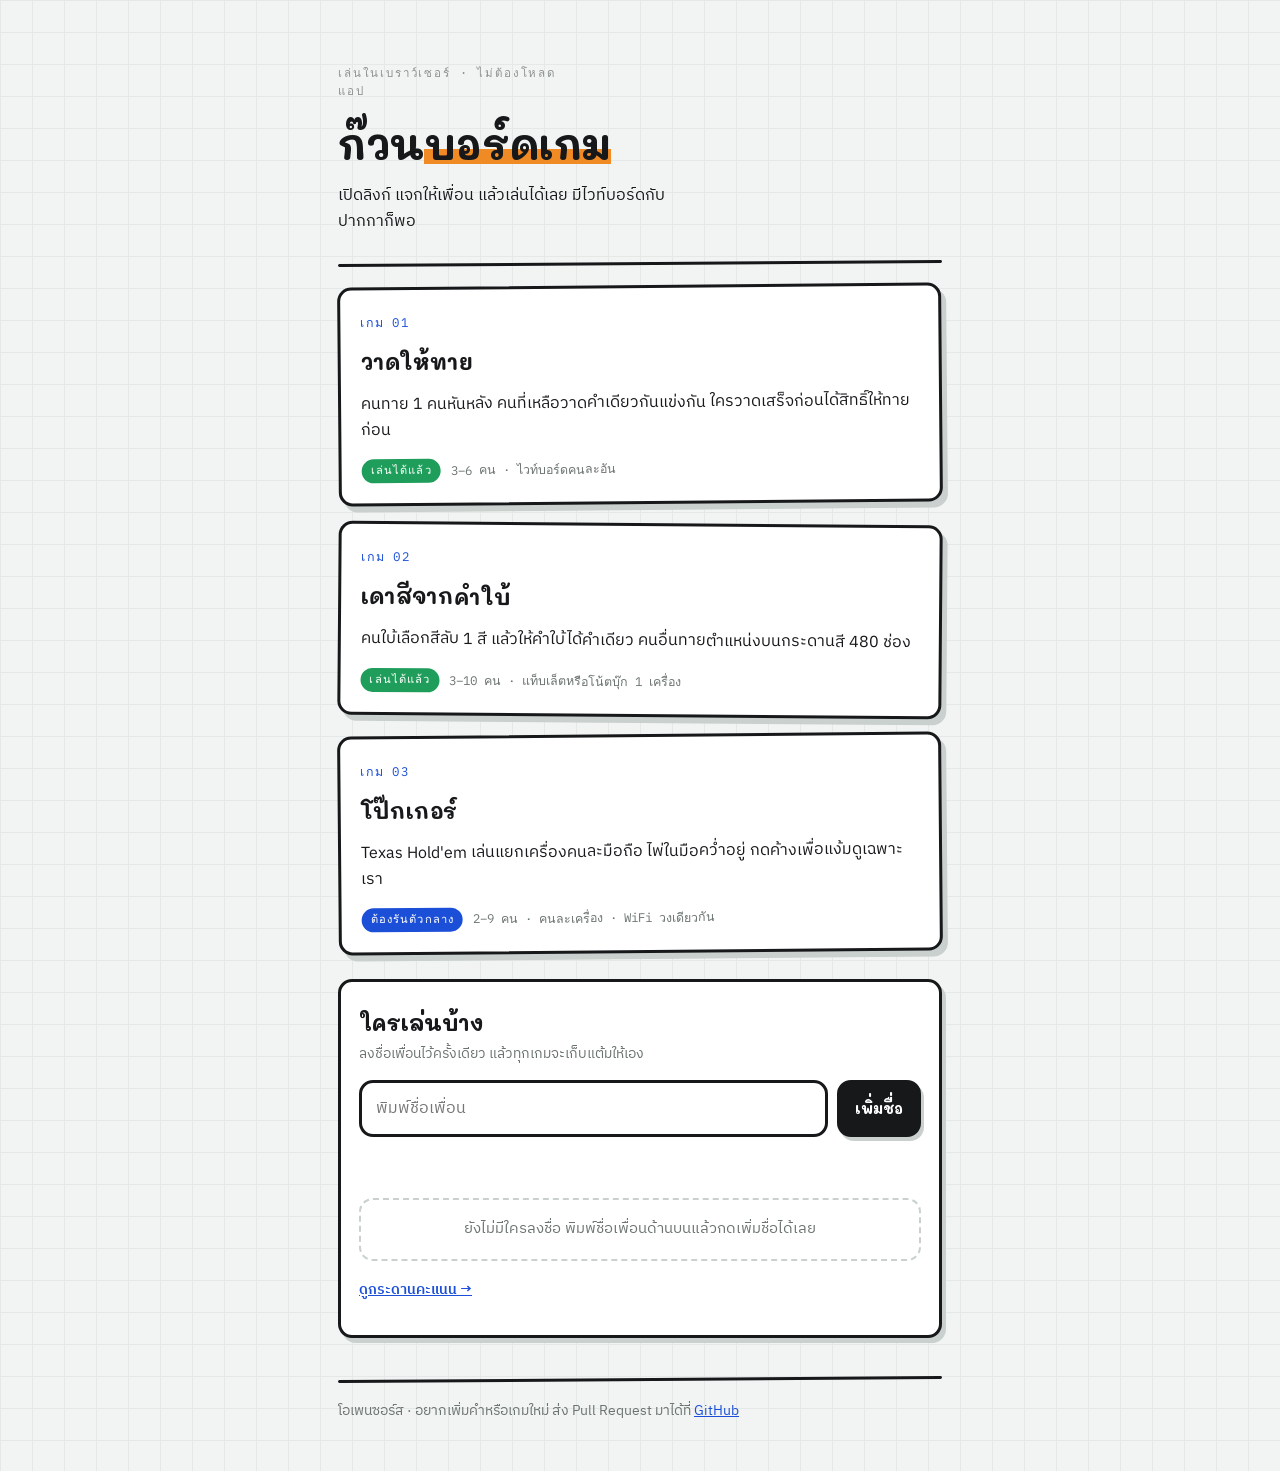
<file: index.html>
<!DOCTYPE html>
<html lang="th">
<head>
<meta charset="utf-8">
<meta name="viewport" content="width=device-width, initial-scale=1, viewport-fit=cover">
<title>ก๊วนบอร์ดเกม</title>
<meta name="description" content="รวมบอร์ดเกมเล่นกับเพื่อน เปิดในมือถือได้เลย ไม่ต้องติดตั้ง">
<link rel="stylesheet" href="assets/style.css">
<style>
  .hero { padding: 28px 0 8px; }
  .hero h1 { font-size: 2.6rem; letter-spacing: -.01em; }
  .hero h1 em {
    font-style: normal;
    background: linear-gradient(transparent 62%, var(--ink-orange) 62%, var(--ink-orange) 88%, transparent 88%);
  }
  .hero p { max-width: 34ch; margin: 12px 0 0; }

  .games { display: grid; gap: 18px; margin-top: 8px; }

  .game {
    display: block;
    text-decoration: none;
    color: inherit;
    background: var(--paper);
    border: var(--stroke) solid var(--ink);
    border-radius: var(--radius);
    padding: 20px;
    box-shadow: 5px 6px 0 var(--smudge);
    transition: transform .12s ease, box-shadow .12s ease;
  }
  .game:nth-child(odd)  { transform: rotate(-.5deg); }
  .game:nth-child(even) { transform: rotate(.45deg); }
  .game:hover, .game:focus-visible { transform: rotate(0) translateY(-3px); box-shadow: 7px 9px 0 var(--smudge); }
  .game:focus-visible { outline: var(--stroke) solid var(--ink-blue); outline-offset: 4px; }

  .game__no {
    font-family: var(--font-mono);
    font-size: .78rem;
    color: var(--ink-blue);
    letter-spacing: .1em;
  }
  .game h2 { margin: 4px 0 6px; }
  /* แถวสถานะ + จำนวนคน + อุปกรณ์ ตัดบรรทัดได้บนจอแคบ
     แต่ tag ต้องไม่ถูกหั่นกลางตัวเอง */
  .game__meta {
    display: flex; flex-wrap: wrap; align-items: center; gap: 8px 10px;
    font-size: .85rem; color: #6C7472; margin-top: 12px;
  }
  .game__spec { font-family: var(--font-mono); font-size: .78rem; }

  .game--soon {
    background: transparent;
    border-style: dashed;
    box-shadow: none;
    cursor: default;
  }
  .game--soon:hover { transform: rotate(0); box-shadow: none; }
  .game--soon h2 { color: #8B9391; }

  .tag {
    white-space: nowrap;
    display: inline-block;
    font-family: var(--font-mono);
    font-size: .7rem;
    letter-spacing: .1em;
    padding: 3px 9px;
    border-radius: 99px;
    background: var(--ink-green);
    color: var(--paper);
  }
  .tag--soon { background: var(--smudge); color: #4A5250; }
  .tag--lan  { background: var(--ink-blue); }

  /* ---------- การ์ดผู้เล่น ---------- */

  .roster { margin-top: 26px; }
  .roster h2 { margin-bottom: 4px; }

  .addrow { display: flex; gap: 9px; margin: 14px 0 4px; }
  .addrow input {
    flex: 1 1 auto;
    min-width: 0;
    padding: 12px 14px;
    font-family: var(--font-body);
    font-size: 1rem;
    color: var(--ink);
    background: var(--paper);
    border: var(--stroke) solid var(--ink);
    border-radius: var(--radius);
  }
  .addrow input:focus-visible { outline: var(--stroke) solid var(--ink-blue); outline-offset: 3px; }
  .addrow .btn { flex: 0 0 auto; }

  .note { font-size: .85rem; margin: 10px 0 0; min-height: 1.4em; }
  .note--bad { color: var(--ink-red); font-weight: 600; }

  .plist { display: flex; flex-wrap: wrap; gap: 9px; margin-top: 16px; padding: 0; list-style: none; }

  .pchip {
    display: inline-flex;
    align-items: center;
    gap: 8px;
    max-width: 100%;
    padding: 7px 8px 7px 14px;
    font-weight: 600;
    font-size: .92rem;
    background: var(--paper);
    border: var(--stroke) solid var(--ink);
    border-radius: 99px;
  }
  .pchip__name { overflow-wrap: anywhere; }

  .pchip__x {
    flex: 0 0 auto;
    width: 26px; height: 26px;
    display: inline-flex; align-items: center; justify-content: center;
    font-size: 1rem; line-height: 1;
    color: var(--ink);
    background: var(--board);
    border: 2px solid var(--ink);
    border-radius: 99px;
    cursor: pointer;
  }
  .pchip__x:hover { background: var(--ink-red); border-color: var(--ink-red); color: var(--paper); }
  .pchip__x:focus-visible { outline: var(--stroke) solid var(--ink-blue); outline-offset: 3px; }

  /* สถานะถามยืนยันก่อนลบจริง */
  .pchip.is-asking { border-color: var(--ink-red); background: #FFF3F2; }
  .pchip__ask { font-weight: 600; color: var(--ink-red); }
  .pchip__mini {
    flex: 0 0 auto;
    padding: 5px 11px;
    font-family: var(--font-body);
    font-weight: 700;
    font-size: .82rem;
    border: 2px solid var(--ink);
    border-radius: 99px;
    cursor: pointer;
    background: var(--paper);
    color: var(--ink);
  }
  .pchip__mini--yes { background: var(--ink-red); border-color: var(--ink-red); color: var(--paper); }
  .pchip__mini:focus-visible { outline: var(--stroke) solid var(--ink-blue); outline-offset: 3px; }

  .empty {
    margin-top: 16px;
    padding: 18px;
    text-align: center;
    color: #6C7472;
    font-size: .92rem;
    border: 2px dashed var(--smudge);
    border-radius: var(--radius);
  }

  .roster__foot { margin-top: 18px; font-size: .9rem; }
  .roster__foot a { color: var(--ink-blue); font-weight: 600; }

  footer { margin-top: 40px; font-size: .85rem; color: #6C7472; }
  footer a { color: var(--ink-blue); }
</style>
</head>
<body>
<div class="wrap">

  <header class="hero">
    <p class="eyebrow">เล่นในเบราว์เซอร์ · ไม่ต้องโหลดแอป</p>
    <h1>ก๊วน<em>บอร์ดเกม</em></h1>
    <p>เปิดลิงก์ แจกให้เพื่อน แล้วเล่นได้เลย มีไวท์บอร์ดกับปากกาก็พอ</p>
  </header>

  <div class="rule"></div>

  <main class="games">

    <a class="game" href="games/catch-sketch/index.html">
      <span class="game__no">เกม 01</span>
      <h2>วาดให้ทาย</h2>
      <p>คนทาย 1 คนหันหลัง คนที่เหลือวาดคำเดียวกันแข่งกัน ใครวาดเสร็จก่อนได้สิทธิ์ให้ทายก่อน</p>
      <div class="game__meta">
        <span class="tag">เล่นได้แล้ว</span>
        <span class="game__spec">3–6 คน · ไวท์บอร์ดคนละอัน</span>
      </div>
    </a>

    <a class="game" href="games/color-clues/index.html">
      <span class="game__no">เกม 02</span>
      <h2>เดาสีจากคำใบ้</h2>
      <p>คนใบ้เลือกสีลับ 1 สี แล้วให้คำใบ้ได้คำเดียว คนอื่นทายตำแหน่งบนกระดานสี 480 ช่อง</p>
      <div class="game__meta">
        <span class="tag">เล่นได้แล้ว</span>
        <span class="game__spec">3–10 คน · แท็บเล็ตหรือโน้ตบุ๊ก 1 เครื่อง</span>
      </div>
    </a>

    <a class="game" href="games/poker/index.html">
      <span class="game__no">เกม 03</span>
      <h2>โป๊กเกอร์</h2>
      <p>Texas Hold'em เล่นแยกเครื่องคนละมือถือ ไพ่ในมือคว่ำอยู่ กดค้างเพื่อแง้มดูเฉพาะเรา</p>
      <div class="game__meta">
        <span class="tag tag--lan">ต้องรันตัวกลาง</span>
        <span class="game__spec">2–9 คน · คนละเครื่อง · WiFi วงเดียวกัน</span>
      </div>
    </a>

  </main>

  <!-- ============ ทะเบียนผู้เล่น ============ -->
  <section class="card roster">
    <h2>ใครเล่นบ้าง</h2>
    <p class="muted" style="margin:6px 0 0; font-size:.9rem">
      ลงชื่อเพื่อนไว้ครั้งเดียว แล้วทุกเกมจะเก็บแต้มให้เอง
    </p>

    <div class="addrow">
      <label class="sr-only" for="new-name">ชื่อผู้เล่น</label>
      <input id="new-name" type="text" placeholder="พิมพ์ชื่อเพื่อน" autocomplete="off" maxlength="24">
      <button class="btn btn--sm" id="btn-add">เพิ่มชื่อ</button>
    </div>

    <p class="note" id="note" role="status" aria-live="polite"></p>

    <ul class="plist" id="plist"></ul>
    <div class="empty" id="empty">ยังไม่มีใครลงชื่อ พิมพ์ชื่อเพื่อนด้านบนแล้วกดเพิ่มชื่อได้เลย</div>

    <p class="roster__foot"><a href="scoreboard.html">ดูกระดานคะแนน →</a></p>
  </section>

  <footer>
    <div class="rule"></div>
    โอเพนซอร์ส · อยากเพิ่มคำหรือเกมใหม่ ส่ง Pull Request มาได้ที่
    <a href="https://github.com/guboat123/board-games">GitHub</a>
  </footer>

</div>

<script src="assets/players.js"></script>
<script>
(function () {
  "use strict";

  function $(id) { return document.getElementById(id); }

  var input   = $("new-name");
  var noteEl  = $("note");
  var listEl  = $("plist");
  var emptyEl = $("empty");

  var askingId = null;   /* ชิปที่กำลังถามยืนยันลบอยู่ */

  function note(msg, bad) {
    noteEl.textContent = msg || "";
    noteEl.className = "note" + (bad ? " note--bad" : "");
  }

  /* ---------- วาดรายชื่อ ---------- */

  function chipFor(p) {
    var li = document.createElement("li");
    li.className = "pchip";

    if (askingId === p.id) {
      /* ถามยืนยันก่อนลบจริง */
      li.className += " is-asking";

      var ask = document.createElement("span");
      ask.className = "pchip__ask";
      ask.textContent = "ลบ " + p.name + " ?";
      li.appendChild(ask);

      var yes = document.createElement("button");
      yes.type = "button";
      yes.className = "pchip__mini pchip__mini--yes";
      yes.textContent = "ลบเลย";
      yes.addEventListener("click", function () {
        Players.remove(p.id);
        askingId = null;
        note("ลบ " + p.name + " ออกจากทะเบียนแล้ว ประวัติเก่ายังอยู่");
        render();
      });
      li.appendChild(yes);

      var no = document.createElement("button");
      no.type = "button";
      no.className = "pchip__mini";
      no.textContent = "ไม่ลบ";
      no.addEventListener("click", function () {
        askingId = null;
        note("");
        render();
      });
      li.appendChild(no);

      return li;
    }

    var name = document.createElement("span");
    name.className = "pchip__name";
    name.textContent = p.name;
    li.appendChild(name);

    var x = document.createElement("button");
    x.type = "button";
    x.className = "pchip__x";
    x.textContent = "✕";
    x.setAttribute("aria-label", "ลบ " + p.name);
    x.addEventListener("click", function () {
      askingId = p.id;
      note("");
      render();
    });
    li.appendChild(x);

    return li;
  }

  function render() {
    var list = Players.all();
    listEl.innerHTML = "";

    for (var i = 0; i < list.length; i++) {
      listEl.appendChild(chipFor(list[i]));
    }

    /* ไม่มีใครเลย ให้ขึ้นข้อความชวนลงชื่อ ไม่ใช่ช่องว่างเปล่า */
    emptyEl.style.display = list.length ? "none" : "block";

    /* ถ้ามีชิปที่กำลังถามยืนยัน ย้ายโฟกัสไปที่ปุ่มยืนยัน */
    if (askingId) {
      var btn = listEl.querySelector(".pchip__mini--yes");
      if (btn) btn.focus();
    }
  }

  /* ---------- เพิ่มชื่อ ---------- */

  function addName() {
    var raw = input.value;
    if (!raw.replace(/\s/g, "")) {
      note("ยังไม่ได้พิมพ์ชื่อ", true);
      input.focus();
      return;
    }

    var p = Players.add(raw);
    if (!p) {
      note("มีชื่อนี้อยู่แล้ว ลองใส่ชื่อเล่นหรือตัวย่อแทน", true);
      input.select();
      return;
    }

    input.value = "";
    askingId = null;
    note("เพิ่ม " + p.name + " แล้ว");
    render();
    input.focus();
  }

  $("btn-add").addEventListener("click", addName);
  input.addEventListener("keydown", function (e) {
    if (e.key === "Enter") { e.preventDefault(); addName(); }
  });

  render();
})();
</script>
</body>
</html>
</file>
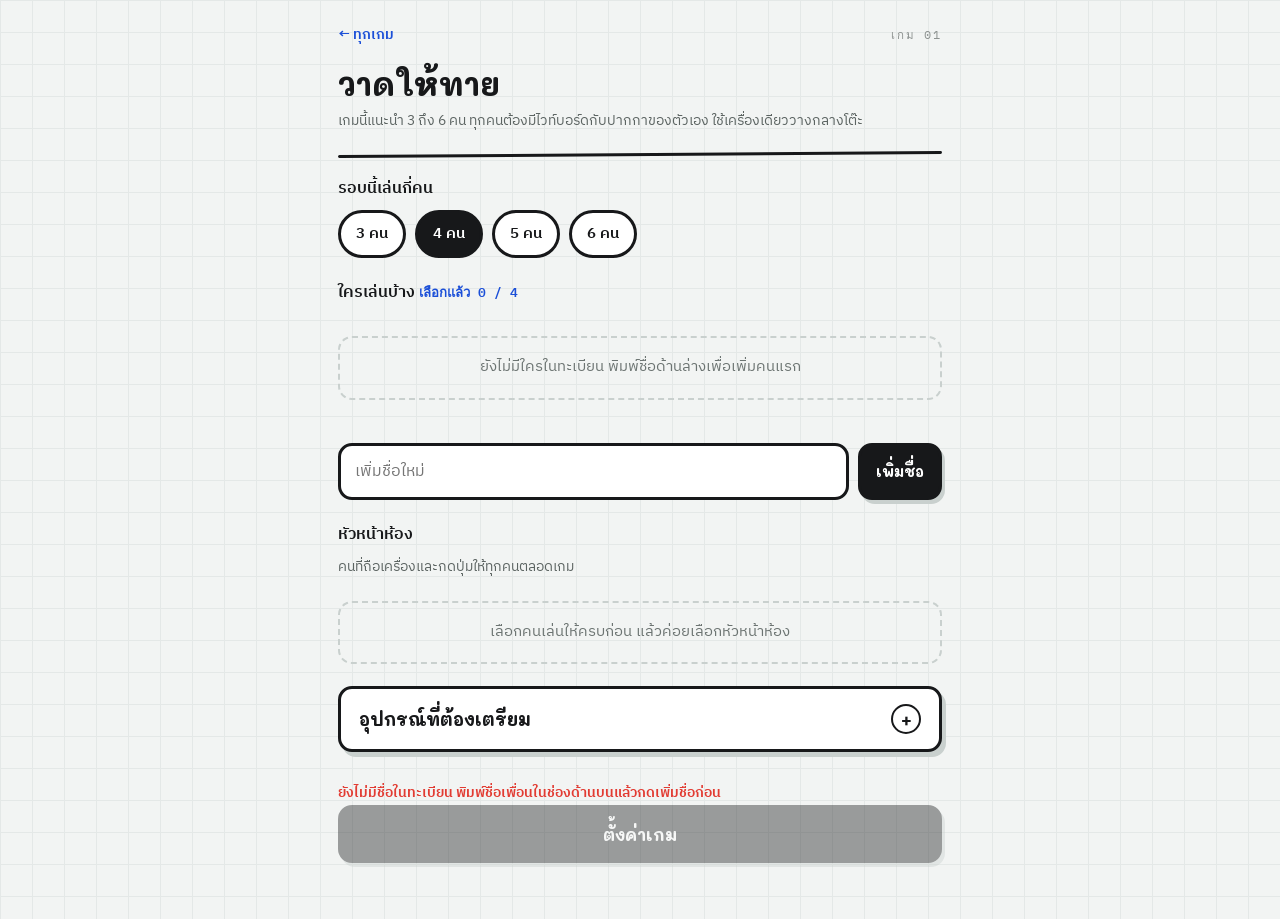
<file: games/catch-sketch/index.html>
<!DOCTYPE html>
<html lang="th">
<head>
<meta charset="utf-8">
<meta name="viewport" content="width=device-width, initial-scale=1, viewport-fit=cover">
<title>วาดให้ทาย · ก๊วนบอร์ดเกม</title>
<link rel="stylesheet" href="../../assets/style.css">
<style>
  .topbar {
    display: flex; align-items: center; justify-content: space-between;
    gap: 12px; margin-bottom: 4px;
  }
  .back { font-size: .9rem; color: var(--ink-blue); text-decoration: none; font-weight: 600; }

  .leaderline {
    font-family: var(--font-mono); font-size: .74rem; color: #6C7472;
    margin: 2px 0 10px; overflow-wrap: anywhere;
  }
  .leaderline b { color: var(--ink); }
  .leaderline[hidden] { display: none; }

  .screen { display: none; }
  .screen.is-on { display: block; }

  .hint { font-size: .85rem; color: #5C6462; margin: 6px 0 0; }
  .note { font-size: .88rem; margin: 10px 0 0; min-height: 1.4em; }
  .note--bad { color: var(--ink-red); font-weight: 600; }
  .note--ok  { color: var(--ink-green); font-weight: 600; }

  /* ---- แถบคะแนนสะสม (รายคน) ---- */
  /* กริดคงที่ ไม่ให้แถวสุดท้ายยืดจนช่องไม่เท่ากัน */
  .scores {
    display: grid; gap: 8px; margin-bottom: 18px;
    grid-template-columns: repeat(3, 1fr);
    /* บังคับให้ทุกแถวสูงเท่ากัน ไม่ต้องไปเดาว่าชื่อจะขึ้นกี่บรรทัด */
    grid-auto-rows: 1fr;
  }
  .scores[data-n="2"], .scores[data-n="4"] { grid-template-columns: repeat(2, 1fr); }
  .score {
    text-align: center; min-width: 0;
    padding: 9px 5px;
    background: var(--paper);
    border: var(--stroke) solid var(--ink);
    border-radius: var(--radius);
  }
  .score.is-turn { background: var(--ink-orange); }
  .score__tag {
    display: block; font-style: normal;
    font-family: var(--font-mono); font-size: .6rem; letter-spacing: .06em;
    margin-top: 2px; white-space: nowrap;
  }
  .score b { display: block; font-family: var(--font-mono); font-size: 1.4rem; line-height: 1.1; }
  /* ชื่อยาวตัดที่ 2 บรรทัด ทุกช่องจะได้สูงเท่ากัน */
  .score span {
    font-size: .74rem; display: -webkit-box; overflow: hidden;
    -webkit-line-clamp: 2; -webkit-box-orient: vertical;
    overflow-wrap: anywhere;
    /* จองที่ไว้ 2 บรรทัดจริง (line-height 1.6 => 2 บรรทัด = 3.2em) */
    line-height: 1.6;
    min-height: 3.2em;
  }

  /* ---- ชิปผู้เล่น ---- */
  .plist { display: flex; flex-wrap: wrap; gap: 9px; margin-top: 14px; padding: 0; list-style: none; }
  .pchip {
    padding: 9px 15px;
    font-family: var(--font-body); font-weight: 600; font-size: .92rem;
    background: var(--paper); color: var(--ink);
    border: var(--stroke) solid var(--ink); border-radius: 99px;
    cursor: pointer; max-width: 100%; overflow-wrap: anywhere;
  }
  .pchip[aria-pressed="true"] { background: var(--ink); color: var(--paper); }
  .pchip:focus-visible { outline: var(--stroke) solid var(--ink-blue); outline-offset: 3px; }
  .pchip[disabled] { opacity: .38; cursor: not-allowed; }
  /* เลือกครบแล้ว ชิปที่เหลือต้องดูออกว่ากดเพิ่มไม่ได้ แต่ยังกดให้ขึ้นเหตุผลได้ */
  .pchip.is-full { opacity: .42; border-style: dashed; }

  .addrow { display: flex; gap: 9px; margin-top: 14px; }
  .addrow input {
    flex: 1 1 auto; min-width: 0;
    padding: 12px 14px;
    font-family: var(--font-body); font-size: 1rem;
    color: var(--ink); background: var(--paper);
    border: var(--stroke) solid var(--ink); border-radius: var(--radius);
  }
  .addrow input:focus-visible { outline: var(--stroke) solid var(--ink-blue); outline-offset: 3px; }
  .addrow .btn { flex: 0 0 auto; }

  .empty {
    margin-top: 14px; padding: 18px; text-align: center;
    color: #6C7472; font-size: .92rem;
    border: 2px dashed var(--smudge); border-radius: var(--radius);
  }
  .count { font-family: var(--font-mono); font-size: .82rem; color: var(--ink-blue); }

  /* ---- หน้าส่งเครื่อง ---- */
  .pass { text-align: center; padding: 30px 0 12px; }
  .pass .who { font-family: var(--font-display); font-size: 2.2rem; font-weight: 700; margin: 6px 0 4px; overflow-wrap: anywhere; }
  .whoare { display: flex; flex-wrap: wrap; gap: 8px; justify-content: center; margin-top: 12px; }
  .whoare span {
    padding: 6px 13px; font-size: .86rem; font-weight: 600;
    background: var(--board); border: 2px solid var(--ink); border-radius: 99px;
    overflow-wrap: anywhere; max-width: 100%;
  }

  /* ---- หน้าคำ ---- */
  .clock {
    font-family: var(--font-mono); font-size: 1.05rem;
    text-align: right; margin-bottom: 10px; color: #6C7472;
  }
  .word {
    background: var(--paper);
    border: var(--stroke) solid var(--ink);
    border-radius: var(--radius);
    box-shadow: 6px 7px 0 var(--smudge);
    padding: 36px 20px;
    text-align: center;
    min-height: 168px;
    display: flex; flex-direction: column; align-items: center; justify-content: center;
    margin-bottom: 18px;
  }
  /* คำที่ต้องวาด ตัวใหญ่สุดในเกม ถ้ามีวรรณยุกต์ซ้อนจะไปทับป้าย "คำของคุณ" ข้างบน */
  /* padding-top ให้คำจองที่รับวรรณยุกต์ซ้อนของตัวเอง (เกี๊ยว ปลั๊กไฟ ผีเสื้อ)
     line-height อย่างเดียวไม่พอ เพราะมันเพิ่มทั้งบนและล่าง แล้วกินที่ของรายชื่อไปด้วย */
  .word__main {
    font-family: var(--font-display); font-weight: 700; font-size: 2.5rem;
    line-height: 1.5; padding-top: .3em; overflow-wrap: anywhere;
  }
  .word__sub  { font-size: .95rem; color: #6C7472; margin-top: 8px; }
  .word__lv   { font-family: var(--font-mono); font-size: .72rem; letter-spacing: .12em; color: var(--ink-blue); margin-bottom: 10px; }

  /* ---- ปุ่มคว้าคิว ---- */
  .claims { list-style: none; padding: 0; margin: 0 0 16px; }

  /* ปุ่ม "ทุกคนเสร็จแล้ว" ห้ามลอยทับปุ่มชื่อเด็ดขาด
     ถ้าทับ คนตั้งใจคว้าคิว แต่กลายเป็นปิดรอบให้ทุกคน ซึ่งแก้กลับไม่ได้
     เพิ่ม padding ท้ายลิสต์ไม่ช่วย เพราะ sticky ลอยทับสิ่งที่เลื่อนอยู่ข้างใต้เสมอ
     จึงให้รายชื่อเลื่อนในกล่องของตัวเอง แล้วปุ่มอยู่ในแถวของมันจริงๆ */
  #s-word.is-on {
    display: flex; flex-direction: column;
    /* ต้องเป็น max-height ไม่ใช่ min-height
       ถ้าใช้ min กล่องจะยืดตามเนื้อหาจนปุ่มหลุดใต้จอ ต้องมีเพดานให้รายชื่อยุบเข้ามาแทน */
    max-height: calc(100vh - 96px);
    max-height: calc(100dvh - 96px);
  }
  /* รายชื่อเป็นตัวเดียวที่ยุบได้ ที่เหลือห้ามยุบ
     ถ้าปล่อยให้กล่องคำยุบด้วย justify-content:center จะดันตัวอักษรทะลุออกนอกเส้นขอบ */
  #s-word .word,
  #s-word .clock,
  #s-word .hint,
  #s-word #claim-status,
  #s-word #btn-all-done { flex: 0 0 auto; }
  /* กล่องคำไม่ต้องสูงขั้นต่ำ 168px บนหน้านี้ เอาที่ไปให้รายชื่อดีกว่า */
  #s-word .word { min-height: 0; padding: 22px 20px; }
  #s-word .claims li { margin-bottom: 8px; }
  #s-word .claims { flex: 1 1 auto; overflow-y: auto; min-height: 84px; }
  #s-word #btn-all-done { position: static; }

  /* บอกว่ายังมีชื่ออยู่ข้างล่าง scrollbar แบบ overlay ไม่กินพื้นที่ คนเลยไม่รู้ว่าเลื่อนได้ */
  #s-word .claims.has-more {
    -webkit-mask-image: linear-gradient(#000 84%, rgba(0,0,0,.15));
    mask-image: linear-gradient(#000 84%, rgba(0,0,0,.15));
  }
  #claims-more {
    display: none;
    font-family: var(--font-mono); font-size: .72rem; letter-spacing: .06em;
    color: var(--ink-blue); text-align: center; margin: 2px 0 8px;
  }
  #s-word .claims.has-more ~ #claims-more { display: block; }

  .claims li { display: flex; gap: 8px; margin-bottom: 10px; }

  .claim {
    flex: 1 1 auto; min-width: 0;
    padding: 16px 14px;
    font-family: var(--font-display); font-weight: 700; font-size: 1.1rem;
    color: var(--ink); background: var(--paper);
    border: var(--stroke) solid var(--ink); border-radius: var(--radius);
    box-shadow: 3px 4px 0 var(--smudge);
    cursor: pointer;
    overflow-wrap: anywhere;
  }
  .claim:active { transform: translate(3px, 4px); box-shadow: 0 0 0 var(--smudge); }
  .claim:focus-visible { outline: var(--stroke) solid var(--ink-blue); outline-offset: 3px; }
  .claim.is-done { background: var(--ink-green); border-color: var(--ink-green); color: var(--paper); cursor: default; box-shadow: none; transform: none; }
  /* คนที่ยอมแพ้ ยังกดกลับเข้าเกมได้ ต้องอ่านออกและดูกดได้ */
  .claim.is-out  { background: var(--board); color: #56605C; cursor: pointer; box-shadow: none; transform: none; }

  .giveup {
    flex: 0 0 auto;
    padding: 8px 12px;
    font-family: var(--font-body); font-weight: 600; font-size: .8rem;
    color: var(--ink-red); background: var(--paper);
    border: 2px solid var(--ink-red); border-radius: var(--radius);
    cursor: pointer;
  }
  .giveup:focus-visible { outline: var(--stroke) solid var(--ink-blue); outline-offset: 3px; }
  .giveup[disabled] { opacity: .35; cursor: not-allowed; }


  /* จอเตี้ย บีบทุกอย่างที่ไม่ใช่รายชื่อ จะได้เห็นชื่อได้มากที่สุดโดยไม่ต้องเลื่อนทั้งหน้า */
  @media (max-height: 700px) {
    /* padding ท้ายหน้าเป็นที่ว่างเปล่าบนหน้านี้ ตัดออกแล้วหน้าไม่ต้องเลื่อนเลย */
    .wrap { padding-bottom: 16px; }
    .word { padding: 10px 14px; min-height: 0; }
    .word__main { font-size: 1.5rem; }
    .word__lv { margin-bottom: 2px; }
    .word__sub { margin-top: 2px; font-size: .88rem; }
    #s-word .clock { margin-bottom: 4px; }
    #s-word .hint { margin: 4px 0 0; }
    .claim { padding: 10px 12px; font-size: 1rem; }
    .claims li { margin-bottom: 7px; }
    #claims-more { margin: 2px 0 5px; }
  }

  /* จอแนวนอน (สูง ≤ 480px) เนื้อหาทะลุเพดาน ปุ่มปิดรอบตกใต้จอ
     เกมนี้วางเครื่องกลางโต๊ะ แนวนอนจึงเป็นท่าปกติ ต้องตัดทุกอย่างที่ไม่จำเป็นออก */
  @media (max-height: 480px) {
    #s-word .clock { display: none; }
    #s-word .hint { display: none; }
    .word { padding: 6px 12px; }
    .word__main { font-size: 1.3rem; }
    .word__lv { margin-bottom: 0; }
    .word__sub { display: none; }
    #s-word .claims { min-height: 44px; }
    .claim { padding: 6px 10px; font-size: .92rem; }
    .claims li { margin-bottom: 5px; }
    #claims-more { margin: 0 0 3px; }
    #claim-status { margin: 0 0 4px; font-size: .78rem; }
    #s-word #btn-all-done { padding: 10px; font-size: .95rem; }
  }

  /* ---- หน้าทาย ---- */
  .look { text-align: center; padding: 26px 0 10px; }
  .look .qno { font-family: var(--font-mono); font-size: .78rem; letter-spacing: .12em; color: var(--ink-blue); }
  .look .who { font-family: var(--font-display); font-size: 2.3rem; font-weight: 700; margin: 6px 0 2px; overflow-wrap: anywhere; }
  .actions { display: flex; gap: 10px; margin-top: 18px; }

  /* ---- สรุปรอบ ---- */
  .tally { list-style: none; padding: 0; margin: 12px 0 0; }
  .tally li {
    display: flex; justify-content: space-between; gap: 10px; align-items: baseline;
    padding: 9px 0; border-bottom: 2px dashed var(--board-deep);
  }
  .tally .nm { font-weight: 600; overflow-wrap: anywhere; }
  .tally .rt { text-align: right; white-space: nowrap; }
  .tally .pt { font-family: var(--font-mono); font-weight: 600; color: var(--ink-green); }
  .tally .why { display: block; font-size: .76rem; color: #6C7472; white-space: normal; }

  .qlist { list-style: none; padding: 0; margin: 12px 0 0; }
  .qlist li {
    display: flex; align-items: center; gap: 10px;
    padding: 8px 0; border-bottom: 2px dashed var(--board-deep);
    font-weight: 600;
  }
  .qlist .n {
    flex: 0 0 auto; width: 26px; height: 26px;
    display: inline-flex; align-items: center; justify-content: center;
    font-family: var(--font-mono); font-size: .8rem;
    background: var(--board); border: 2px solid var(--ink); border-radius: 99px;
  }
  .qlist .out { color: #8B9391; font-weight: 400; font-size: .86rem; margin-left: auto; }

  .reveal-word {
    font-family: var(--font-display); font-weight: 700; font-size: 2.1rem;
    line-height: 1.5; overflow-wrap: anywhere;
  }

  /* ---- หมวดหมู่ ----
     มี 30 อัน ถ้าเลือกหมดแล้วทำเป็นชิปดำทั้งแผงจะทึบจนอ่านไม่ออก
     เลยกลับด้าน: เลือกอยู่ = ขาวขอบเข้มมีติ๊ก · ไม่เลือก = จางลง */
  .kit__body { padding: 4px 18px 16px; }
  .cats { gap: 7px; }
  .cats .chip {
    padding: 7px 13px; font-size: .86rem; font-weight: 500;
    background: var(--paper); color: #9AA2A0;
    border-width: 2px; border-color: var(--smudge);
  }
  .cats .chip[aria-pressed="true"] {
    background: var(--paper); color: var(--ink);
    border-color: var(--ink); font-weight: 600;
  }
  .cats .chip[aria-pressed="true"]::before {
    content: "✓"; margin-right: 6px; color: var(--ink-green); font-weight: 700;
  }

  /* ---- อันดับจบเกม ---- */
  .rank { list-style: none; padding: 0; margin: 12px 0 0; }
  .rank li {
    display: flex; align-items: center; gap: 10px;
    padding: 11px 12px; margin-bottom: 8px;
    background: var(--paper);
    border: var(--stroke) solid var(--ink);
    border-radius: var(--radius);
  }
  .rank li.is-first {
    background: var(--ink-orange);
    padding: 16px 14px;
    box-shadow: 4px 5px 0 var(--smudge);
  }
  .rank .no {
    flex: 0 0 auto; width: 28px; height: 28px;
    display: inline-flex; align-items: center; justify-content: center;
    font-family: var(--font-mono); font-size: .82rem; font-weight: 600;
    background: var(--board); border: 2px solid var(--ink); border-radius: 99px;
  }
  .rank li.is-first .no { background: var(--paper); }
  .rank .nm { font-weight: 600; flex: 1 1 auto; overflow-wrap: anywhere; }
  .rank li.is-first .nm { font-family: var(--font-display); font-size: 1.2rem; }
  .rank .pt { font-family: var(--font-mono); font-size: 1.3rem; font-weight: 600; }
  .rank li.is-first .pt { font-size: 1.75rem; }

  /* หัวข้อจบเกม ให้ชื่อคนชนะเด่นกว่าคำว่าชนะ */
  .over-head { text-align: center; padding: 12px 0 4px; }
  .over-head h1 { font-size: 2.3rem; line-height: 1.4; overflow-wrap: anywhere; }

  .steps { font-family: var(--font-mono); font-size: .72rem; letter-spacing: .1em; color: var(--ink-blue); }

  .stickpad { height: 8px; }

  /* ⚠️ แถบนี้เคยเป็น sticky เพื่อให้ข้อความบอกเหตุผลเดินทางไปกับปุ่ม
     แต่มันกลายเป็นแผ่นทึบลอยอยู่เหนือฟอร์ม แล้วไปกลืนการแตะของสิ่งที่อยู่ข้างใต้
     ผลคือแตะชิป "จำนวนรอบต่อคน" แล้วเกมเริ่มเลย · แตะชิปหัวหน้าห้องแล้วเด้งไปหน้าตั้งค่า
     · แตะช่องพิมพ์ชื่อแล้วโฟกัสไม่เข้า — ทั้งหมดเพราะโดนแถบนี้รับแทน

     หน้าเลือกคนกับหน้าตั้งค่าเป็นฟอร์มที่เลื่อนอ่านอยู่แล้ว ปุ่มอยู่ท้ายฟอร์มตามปกติก็พอ
     ไม่ต้องลอย ข้อความก็ไม่ถูกทับเพราะไม่มีอะไรลอยแล้ว
     (ปุ่มที่ต้อง "อยู่ในสายตาเสมอ" คือปุ่มระหว่างเล่น ซึ่งอยู่คนละหน้ากัน) */
  .stickwrap { padding-top: 8px; }
  .stickwrap .note,
  .stickwrap .hint { margin-top: 0; }

  /* ปุ่มเดินเกมต้องอยู่ในสายตาเสมอ ไม่งั้นคนถือเครื่องต้องเลื่อนหาทุกรอบ */
  .btn--stick {
    position: sticky; bottom: 10px; z-index: 5;
    box-shadow: 3px 4px 0 var(--smudge), 0 -10px 16px var(--board);
  }
</style>
</head>
<body>
<div class="wrap">

  <div class="topbar">
    <a class="back" href="../../index.html">← ทุกเกม</a>
    <span class="eyebrow">เกม 01</span>
  </div>

  <p class="leaderline" id="leaderline" hidden>หัวหน้าห้อง <b id="leadername"></b></p>

  <!-- ============ 1. ใครเล่นบ้าง ============ -->
  <section id="s-players" class="screen is-on">
    <h1>วาดให้ทาย</h1>
    <p class="hint">เกมนี้แนะนำ 3 ถึง 6 คน ทุกคนต้องมีไวท์บอร์ดกับปากกาของตัวเอง ใช้เครื่องเดียววางกลางโต๊ะ</p>
    <div class="rule"></div>

    <div class="field">
      <label>รอบนี้เล่นกี่คน</label>
      <div class="chips" id="opt-headcount"></div>
    </div>

    <div class="field">
      <label>ใครเล่นบ้าง <span class="count" id="pick-count"></span></label>
      <ul class="plist" id="pick-list"></ul>
      <div class="empty" id="pick-empty">ยังไม่มีใครในทะเบียน พิมพ์ชื่อด้านล่างเพื่อเพิ่มคนแรก</div>
      <p class="note" id="pick-note" role="status" aria-live="polite"></p>

      <div class="addrow">
        <label class="sr-only" for="new-name">เพิ่มชื่อใหม่</label>
        <input id="new-name" type="text" placeholder="เพิ่มชื่อใหม่" autocomplete="off" maxlength="24">
        <button class="btn btn--sm" id="btn-add">เพิ่มชื่อ</button>
      </div>
    </div>

    <div class="field" id="f-leader">
      <label>หัวหน้าห้อง</label>
      <p class="hint" style="margin:0 0 8px">คนที่ถือเครื่องและกดปุ่มให้ทุกคนตลอดเกม</p>
      <div class="chips" id="opt-leader"></div>
      <div class="empty" id="leader-empty">เลือกคนเล่นให้ครบก่อน แล้วค่อยเลือกหัวหน้าห้อง</div>
    </div>

    <details class="kit">
      <summary>อุปกรณ์ที่ต้องเตรียม</summary>
      <ul class="kit__list">
        <li><span class="thing">มือถือหรือแท็บเล็ต</span><span class="qty">1 เครื่อง</span></li>
        <li><span class="thing">ไวท์บอร์ด</span><span class="qty qty--each">คนละอัน</span></li>
        <li><span class="thing">ปากกาไวท์บอร์ด</span><span class="qty qty--each">คนละด้าม</span></li>
        <li><span class="thing">แปรงลบหรือผ้า</span><span class="qty qty--each">คนละอัน</span></li>
      </ul>
      <div class="kit__note">
        <p>ต้องมีไวท์บอร์ดครบทุกคน ไม่ใช่อันเดียววางกลางโต๊ะ เพราะทุกคนวาดพร้อมกันแข่งกัน</p>
        <p>ถ้าไวท์บอร์ดไม่พอ ใช้กระดาษ A4 กับปากกาเมจิกแทนได้ เตรียมไว้คนละ 15 ถึง 20 แผ่น</p>
      </div>
      <p class="kit__foot muted">นาฬิกาจับเวลา เบอร์คิว และกระดาษนับแต้ม ไม่ต้องเตรียม โปรแกรมจัดการให้หมดแล้ว</p>
    </details>

    <div class="stickwrap">
      <p class="note" id="ready-note" role="status" aria-live="polite"></p>
      <button class="btn" id="btn-to-setup">ตั้งค่าเกม</button>
    </div>
    <div class="stickpad"></div>
  </section>

  <!-- ============ 2. ตั้งค่า ============ -->
  <section id="s-setup" class="screen">
    <h1>ตั้งค่าเกม</h1>
    <p class="hint">คนวาดห้ามพูด ห้ามเขียนตัวหนังสือ ห้ามใบ้เป็นตัวเลข วาดอย่างเดียว</p>
    <div class="rule"></div>

    <div class="field">
      <label>ชุดคำ</label>
      <div class="chips" id="opt-packs"></div>
      <p class="note" id="packs-note" role="status" aria-live="polite"></p>
    </div>

    <details class="kit">
      <summary>หมวดหมู่ <span class="count" id="cat-count"></span></summary>
      <div class="kit__body">
        <p class="hint" style="margin:0 0 10px">แตะเพื่อปิดหมวดที่ไม่อยากเล่น ต้องเหลืออย่างน้อย 1 หมวด</p>
        <div class="chips cats" id="opt-cats"></div>
        <p class="note" id="cats-note" role="status" aria-live="polite"></p>
        <p style="margin-top:12px"><button class="btn btn--ghost btn--sm" id="btn-cats-all">เลือกทุกหมวด</button></p>
      </div>
    </details>

    <div class="field">
      <label>ความยาก</label>
      <div class="chips" id="opt-levels"></div>
      <p class="note" id="levels-note" role="status" aria-live="polite"></p>
    </div>

    <div class="field">
      <label>จำนวนรอบต่อคน</label>
      <div class="chips" id="opt-rounds"></div>
    </div>

    <div class="stickwrap">
      <p class="hint" id="pool-info"></p>
      <p class="hint" id="rounds-info"></p>
      <button class="btn" id="btn-start">เริ่มเล่น</button>
    </div>
    <div class="stickpad"></div>
    <p style="margin-top:12px"><button class="btn btn--ghost btn--sm" id="btn-back-players">← เปลี่ยนคนเล่น</button></p>
  </section>

  <!-- ============ 3. ส่งเครื่องให้คนวาด ============ -->
  <section id="s-pass-draw" class="screen">
    <div class="scores" id="scores-pass"></div>
    <div class="card pass">
      <span class="steps" id="pd-step">รอบที่ 1</span>
      <div style="margin-top:8px"><span class="eyebrow">รอบนี้คนทายคือ</span></div>
      <div class="who" id="pd-guesser">—</div>
      <p class="muted" id="pd-warn">ห้ามดูจอ ให้หันหลังหรือหลับตาไว้</p>
      <div class="whoare" id="pd-drawers"></div>
      <p class="hint" style="margin-top:14px">คนวาดทุกคนดูคำพร้อมกัน แล้วรีบวาดแข่งกัน</p>
      <button class="btn" id="btn-open-word" style="margin-top:14px">คนทายหันหลังแล้ว เปิดคำ</button>
    </div>
  </section>

  <!-- ============ 4. คำ ============ -->
  <section id="s-word" class="screen">
    <div class="clock">เวลาที่ผ่านไป <span id="clock">0:00</span></div>

    <div class="word">
      <div class="word__lv" id="w-lv"></div>
      <div class="word__main" id="w-main">—</div>
      <div class="word__sub" id="w-sub"></div>
    </div>

    <p class="hint" style="margin-bottom:10px">วาดเสร็จแล้วแตะชื่อตัวเองเพื่อคว้าคิว</p>
    <ul class="claims" id="claims"></ul>
    <p id="claims-more" role="status">เลื่อนดูชื่อที่เหลือ</p>

    <p class="hint" id="claim-status" role="status" aria-live="polite" style="margin:0 0 10px"></p>
    <button class="btn btn--stick" id="btn-all-done" disabled>ทุกคนเสร็จแล้ว</button>
  </section>

  <!-- ============ 5. ส่งเครื่องกลับให้คนทาย ============ -->
  <section id="s-pass-guess" class="screen">
    <div class="scores" id="scores-passguess"></div>
    <div class="card pass">
      <span class="eyebrow">ส่งเครื่องกลับให้</span>
      <div class="who" id="pg-guesser">—</div>
      <p class="muted" id="pg-note">คำหายไปจากจอแล้ว เปิดดูได้เลย</p>
      <button class="btn" id="btn-ready-guess">พร้อมทาย</button>
    </div>
  </section>

  <!-- ============ 6. ทาย ============ -->
  <section id="s-guess" class="screen">
    <div class="scores" id="scores-guess"></div>
    <div class="card look">
      <span class="qno" id="g-qno">คิวที่ 1</span>
      <div style="margin-top:6px"><span class="eyebrow">ดูรูปของ</span></div>
      <div class="who" id="g-who">—</div>
      <p class="muted" id="g-left"></p>
    </div>
    <div class="actions">
      <button class="btn btn--skip" id="btn-wrong">ทายผิด ไปคิวถัดไป</button>
      <button class="btn btn--good" id="btn-right">ทายถูก</button>
    </div>
    <p class="note" id="guess-note" role="status" aria-live="polite" style="text-align:center"></p>
    <p style="margin-top:12px; text-align:center">
      <button class="btn btn--ghost btn--sm" id="btn-back-q" style="display:none">← กลับไปคิวก่อนหน้า</button>
    </p>
  </section>

  <!-- ============ 7. สรุปรอบ ============ -->
  <section id="s-round" class="screen">
    <div class="scores" id="scores-round"></div>
    <span class="steps" id="rd-step">สรุปรอบ</span>
    <p class="eyebrow" style="margin-top:10px">คำคือ</p>
    <div class="reveal-word" id="rd-word">—</div>
    <p class="hint" id="rd-sub"></p>

    <div class="card" style="margin-top:16px">
      <h3>แต้มรอบนี้</h3>
      <ul class="tally" id="rd-tally"></ul>
    </div>

    <div class="card" style="margin-top:16px">
      <h3>ลำดับคิว</h3>
      <ul class="qlist" id="rd-queue"></ul>
    </div>

    <button class="btn btn--stick" id="btn-next-round" style="margin-top:20px">รอบต่อไป</button>
  </section>

  <!-- ============ 8. จบเกม ============ -->
  <section id="s-over" class="screen">
    <div class="over-head">
      <span class="eyebrow">จบเกม</span>
      <h1 id="over-title">—</h1>
      <p class="hint" id="over-sub" style="margin-top:6px"></p>
    </div>
    <ul class="rank" id="rank"></ul>
    <button class="btn" id="btn-again">เล่นอีกรอบ</button>
    <p style="margin-top:12px"><a class="back" href="../../scoreboard.html">ดูกระดานคะแนน →</a></p>
    <p style="margin-top:6px"><a class="back" href="../../index.html">← กลับไปเลือกเกมอื่น</a></p>
  </section>

</div>

<script src="../../assets/players.js"></script>
<script src="words/general.js"></script>
<script src="words/characters.js"></script>
<script src="words/thai.js"></script>
<!-- คลังคำชุดที่ 2 ต่อท้ายชุดแรก ต้องโหลดหลังเสมอ -->
<script src="words/general-2.js"></script>
<script src="words/characters-2.js"></script>
<script src="words/thai-2.js"></script>
<!-- คลังคำชุดที่ 3 หมวดใหม่ -->
<script src="words/general-3.js"></script>
<script src="words/thai-3.js"></script>
<script>
(function () {
  "use strict";

  /* ===========================================================
     กติกาบ้าน — แก้ตัวเลขแต้มได้ที่บล็อกนี้จุดเดียว
     =========================================================== */

  var SCORE_DRAWER      = 2;   /* คนวาดที่รูปถูกทายถูก */
  var SCORE_FIRST_BONUS = 1;   /* บวกเพิ่มถ้าคนนั้นได้คิวที่ 1 */
  var SCORE_GUESSER     = 2;   /* คนทาย ถ้าทายถูกไม่ว่าคิวไหน */

  /* ===========================================================
     ค่าคงที่อื่น
     =========================================================== */

  var PACKS = {
    general:    { label: "ทั่วไป",     data: window.WORDS_GENERAL    || [] },
    characters: { label: "ตัวละครดัง", data: window.WORDS_CHARACTERS || [] },
    thai:       { label: "ไทยๆ",       data: window.WORDS_THAI       || [] }
  };

  var LV_LABEL = { 1: "ง่าย", 2: "กลาง", 3: "ยาก" };

  /* ชื่อไทยของหมวดหมู่ ตรงกับค่า cat ในไฟล์คลังคำ
     ถ้าเพิ่มหมวดใหม่ในไฟล์คำ ใส่ชื่อไทยเพิ่มตรงนี้ ถ้าไม่ใส่จะโชว์ชื่ออังกฤษแทน */
  var CAT_LABEL = {
    object: "สิ่งของ", animal: "สัตว์", food: "อาหาร", job: "อาชีพ",
    action: "ท่าทาง", place: "สถานที่", nature: "ธรรมชาติ",
    vehicle: "ยานพาหนะ", sport: "กีฬา", body: "ร่างกาย",
    anime: "อนิเมะ", movie: "หนัง", cartoon: "การ์ตูน", game: "เกม",
    "thai-food": "อาหารไทย", "thai-culture": "วัฒนธรรมไทย",
    "thai-life": "ชีวิตไทย", "thai-place": "สถานที่ไทย",
    music: "ดนตรี", tool: "เครื่องมือช่าง", clothes: "เสื้อผ้า",
    weather: "อากาศ", space: "อวกาศ", fantasy: "แฟนตาซี",
    tech: "เทคโนโลยี", school: "โรงเรียน", holiday: "เทศกาล",
    "thai-festival": "เทศกาลไทย", "thai-fruit": "ผลไม้ไทย", "thai-snack": "ขนมไทย"
  };

  var MIN_PLAYERS = 3;
  var MAX_PLAYERS = 6;
  var TAP_GUARD_MS = 300;      /* กันกดซ้ำปุ่มเดิมรัวๆ */

  var cfg = {
    packs: ["general", "characters", "thai"],
    cats: [],                  /* ว่าง = ยังไม่เคยเลือก เดี๋ยว renderCats เติมให้ครบ */
    levels: [1, 2, 3],
    roundsPer: 2               /* ทุกคนได้เป็นคนทายกี่รอบ */
  };

  var headcount = 4;
  var picked = [];
  var leaderId = null;   /* หัวหน้าห้อง คนที่ถือเครื่อง */
  var state = null;
  var clockTimer = null;

  /* ===========================================================
     ตัวช่วย
     =========================================================== */

  function $(id) { return document.getElementById(id); }

  function show(id) {
    var all = document.querySelectorAll(".screen");
    for (var i = 0; i < all.length; i++) all[i].classList.remove("is-on");
    $(id).classList.add("is-on");
    window.scrollTo(0, 0);
    /* วัดกล่องรายชื่อได้ก็ต่อเมื่อหน้าถูกแสดงแล้ว
       ตอน renderClaims หน้ายังซ่อนอยู่ ความสูงเป็น 0 คำนวณยังไงก็ไม่มีทางรู้ว่าเลื่อนได้ */
    if (id === "s-word") refreshClaimsCue();
    saveLive();
  }
  /* ---------- กันเกมที่เล่นค้างอยู่หาย ----------
     เกมหนึ่งใช้เวลา 20-40 นาที บนเครื่องเดียวที่ส่งกันหลายมือ
     กดย้อนกลับทีเดียวหรือแท็บถูกเบราว์เซอร์เก็บ แล้วคะแนนหายหมดไม่ได้ */

  var LIVE_KEY = "bg.catch.live.v1";

  function isLive() {
    return !!state && state.phase !== "over";
  }

  function saveLive() {
    try {
      if (!isLive()) { localStorage.removeItem(LIVE_KEY); return; }
      localStorage.setItem(LIVE_KEY, JSON.stringify({
        at: Date.now(),
        screen: (document.querySelector(".screen.is-on") || {}).id || "",
        cfg: cfg, state: state, leaderId: leaderId
      }));
    } catch (e) { /* เขียนไม่ได้ก็เล่นต่อได้ แค่กู้ไม่ได้ */ }
  }

  function dropLive() {
    try { localStorage.removeItem(LIVE_KEY); } catch (e) {}
  }

  function readLive() {
    try {
      var raw = localStorage.getItem(LIVE_KEY);
      if (!raw) return null;
      var d = JSON.parse(raw);
      /* ค้างไว้เกินครึ่งวันถือว่าเลิกไปแล้ว */
      if (!d || !d.state || Date.now() - d.at > 12 * 3600 * 1000) return null;
      return d;
    } catch (e) { return null; }
  }

  /* เตือนก่อนออกจากหน้าระหว่างเล่นอยู่ */
  window.addEventListener("beforeunload", function (e) {
    if (!isLive()) return;
    saveLive();
    e.preventDefault();
    e.returnValue = "";
  });


  function setNote(el, msg, kind) {
    el.textContent = msg || "";
    el.className = "note" + (kind ? " note--" + kind : "");
  }

  function tidy(s) {
    return String(s == null ? "" : s).replace(/\s+/g, " ").replace(/^ | $/g, "");
  }

  function shuffle(arr) {
    for (var i = arr.length - 1; i > 0; i--) {
      var j = Math.floor(Math.random() * (i + 1));
      var t = arr[i]; arr[i] = arr[j]; arr[j] = t;
    }
    return arr;
  }

  function chip(label, value, pressed) {
    var b = document.createElement("button");
    b.className = "chip";
    b.type = "button";
    b.textContent = label;
    b.dataset.value = value;
    b.setAttribute("aria-pressed", pressed ? "true" : "false");
    return b;
  }

  function buildSingle(host, items, current, onPick) {
    host.innerHTML = "";
    items.forEach(function (it) {
      var b = chip(it.label, it.value, String(it.value) === String(current));
      b.addEventListener("click", function () {
        onPick(it.value);
        var kids = host.children;
        for (var i = 0; i < kids.length; i++) {
          kids[i].setAttribute("aria-pressed", kids[i] === b ? "true" : "false");
        }
      });
      host.appendChild(b);
    });
  }

  /* รับ "ชื่อคีย์ใน cfg" ไม่ใช่ตัวอาร์เรย์
     เพราะตอนกู้เกมค้าง เราแทน cfg ทั้งก้อนด้วยของที่บันทึกไว้
     ถ้าปุ่มจับอาร์เรย์เดิมไว้ตั้งแต่ตอนโหลดหน้า มันจะไปแก้อาร์เรย์กำพร้าที่ไม่มีใครอ่านแล้ว
     กลายเป็นปุ่มหลอก: ชิปเปลี่ยนสีแต่เกมยังสุ่มคำจากชุดที่ปิดไปแล้ว */
  function buildMulti(host, items, key, onChange, whyLast) {
    host.innerHTML = "";
    items.forEach(function (it) {
      var on = cfg[key].indexOf(it.value) !== -1;
      var b = chip(it.label, it.value, on);
      b.addEventListener("click", function () {
        var list = cfg[key];
        var at = list.indexOf(it.value);
        if (at === -1) list.push(it.value);
        else if (list.length > 1) list.splice(at, 1);
        else {
          /* เหลืออันเดียวแล้ว ปิดไม่ได้ ต้องบอกตรงที่กด
             ถ้าไปโชว์ที่ท้ายหน้า คนจะไม่เห็นเพราะอยู่นอกจอ */
          if (whyLast) setNote($(whyLast.where), whyLast.msg, "bad");
          return;
        }
        b.setAttribute("aria-pressed", cfg[key].indexOf(it.value) !== -1 ? "true" : "false");
        onChange();
      });
      host.appendChild(b);
    });
  }

  /* ---------- คลังคำ ---------- */

  function buildPool() {
    var out = [];
    cfg.packs.forEach(function (key) {
      var p = PACKS[key];
      if (!p) return;
      p.data.forEach(function (item) {
        if (cfg.levels.indexOf(item.lv) === -1) return;
        /* คำที่ไม่ได้ระบุหมวดไว้ ให้ติดมาเสมอ จะได้ไม่หายไปเงียบๆ */
        if (item.cat && cfg.cats.indexOf(item.cat) === -1) return;
        out.push(item);
      });
    });
    return out;
  }

  /* หมวดที่มีจริงในชุดคำที่เลือกอยู่ตอนนี้ */
  function catsForPacks() {
    var out = [];
    cfg.packs.forEach(function (key) {
      var p = PACKS[key];
      if (!p) return;
      p.data.forEach(function (item) {
        if (item.cat && out.indexOf(item.cat) === -1) out.push(item.cat);
      });
    });
    return out;
  }

  var lastPacks = null;

  function renderCats() {
    var avail = catsForPacks();

    /* ชุดคำที่เพิ่งเปิดกลับมา ต้องดึงหมวดของมันกลับมาเลือกด้วย
       ไม่งั้นเปิดชุดคำแล้วแต่ไม่มีคำจากชุดนั้นออกมาเลยสักคำ */
    if (lastPacks) {
      cfg.packs.forEach(function (k) {
        if (lastPacks.indexOf(k) !== -1) return;
        var pk = PACKS[k];
        if (!pk) return;
        pk.data.forEach(function (item) {
          if (item.cat && cfg.cats.indexOf(item.cat) === -1) cfg.cats.push(item.cat);
        });
      });
    }
    lastPacks = cfg.packs.slice();

    /* ตัดหมวดที่ไม่มีอยู่ในชุดคำที่เลือกแล้วออก */
    var keep = [];
    for (var i = 0; i < cfg.cats.length; i++) {
      if (avail.indexOf(cfg.cats[i]) !== -1) keep.push(cfg.cats[i]);
    }
    cfg.cats = keep.length ? keep : avail.slice();

    var host = $("opt-cats");
    host.innerHTML = "";

    avail.forEach(function (c) {
      var b = chip(CAT_LABEL[c] || c, c, cfg.cats.indexOf(c) !== -1);
      b.addEventListener("click", function () {
        var at = cfg.cats.indexOf(c);
        if (at === -1) cfg.cats.push(c);
        else if (cfg.cats.length > 1) cfg.cats.splice(at, 1);
        else {
          /* เหลือหมวดเดียวแล้ว ปิดไม่ได้ ต้องบอกตรงที่กด ไม่ใช่เงียบ */
          setNote($("cats-note"), "ต้องเหลือหมวดหมู่อย่างน้อย 1 หมวด", "bad");
          return;
        }
        b.setAttribute("aria-pressed", cfg.cats.indexOf(c) !== -1 ? "true" : "false");
        refreshSetupInfo();
      });
      host.appendChild(b);
    });

    refreshSetupInfo();
  }

  function refreshSetupInfo() {
    var n = buildPool().length;
    var rounds = picked.length * cfg.roundsPer;

    var totalCats = catsForPacks().length;
    $("cat-count").textContent = cfg.cats.length === totalCats
      ? "ทั้งหมด " + totalCats + " หมวด"
      : "เลือก " + cfg.cats.length + " จาก " + totalCats + " หมวด";
    if (n < 1) {
      $("pool-info").textContent = "ไม่มีคำให้สุ่มเลย ลองเลือกหมวดหมู่หรือความยากเพิ่ม";
      $("pool-info").className = "note note--bad";
    } else {
      $("pool-info").textContent = "มีคำให้สุ่มตอนนี้ " + n + " คำ" +
        (n < rounds ? " (น้อยกว่าจำนวนรอบ เดี๋ยวคำจะวนซ้ำ)" : "");
      $("pool-info").className = "hint";
    }
    /* ปุ่มเทาเฉยๆ หรือกดแล้วเงียบ ทำให้คนติดตรงนี้ ต้องบอกเสมอว่าขาดอะไร */
    var ready = pickedPlayers().length >= MIN_PLAYERS;
    $("rounds-info").textContent = ready
      ? "เล่น " + picked.length + " คน คนละ " + cfg.roundsPer + " รอบ รวม " + rounds + " รอบ"
      : "ยังไม่ได้เลือกคนเล่น กด “← เปลี่ยนคนเล่น” ด้านล่างเพื่อกลับไปเลือกก่อน";
    $("btn-start").disabled = n < 1 || !ready;
  }

  /* สุ่มแบบ shuffle bag ไม่ให้คำซ้ำจนกว่าจะครบกอง */
  function drawWord() {
    if (!state.bag.length) state.bag = shuffle(buildPool());
    return state.bag.pop();
  }

  /* ===========================================================
     หน้าจอ 1 — ใครเล่นบ้าง
     =========================================================== */

  function renderHeadcount() {
    var items = [];
    for (var n = MIN_PLAYERS; n <= MAX_PLAYERS; n++) items.push({ label: n + " คน", value: n });
    buildSingle($("opt-headcount"), items, headcount, function (v) {
      headcount = Number(v);
      if (picked.length > headcount) {
        var hadLeader = leaderId;
        picked = picked.slice(0, headcount);
        var lost = hadLeader && picked.indexOf(hadLeader) === -1;
        setNote($("pick-note"), "ลดเหลือ " + headcount + " คน ตัดคนที่เลือกไว้ท้ายสุดออก" +
                (lost ? " และต้องเลือกหัวหน้าห้องใหม่" : ""));
      } else {
        setNote($("pick-note"), "");
      }
      renderPickList();
    });
  }

  function renderPickList() {
    var all = Players.all();
    var host = $("pick-list");
    host.innerHTML = "";

    $("pick-empty").style.display = all.length ? "none" : "block";
    $("pick-count").textContent = "เลือกแล้ว " + picked.length + " / " + headcount;

    all.forEach(function (p) {
      var on = picked.indexOf(p.id) !== -1;
      var full = !on && picked.length >= headcount;

      var li = document.createElement("li");
      var b = document.createElement("button");
      b.type = "button";
      b.className = "pchip";
      b.textContent = p.name;
      b.setAttribute("aria-pressed", on ? "true" : "false");
      /* ไม่ disable จริง เพราะต้องให้กดแล้วมีข้อความบอกว่าทำไมเพิ่มไม่ได้
         และห้ามใส่ aria-disabled ด้วย ไม่งั้นโปรแกรมอ่านจอจะบอกว่ากดไม่ได้
         แล้วคนตาบอดจะไม่มีวันได้ยินเหตุผลนั้นเลย */
      if (full) {
        b.className += " is-full";
        b.setAttribute("aria-label", p.name + " · เลือกครบแล้ว แตะเพื่อดูว่าต้องทำอะไรก่อน");
      }

      b.addEventListener("click", function () {
        var at = picked.indexOf(p.id);
        if (at === -1) {
          if (picked.length >= headcount) {
            setNote($("pick-note"), "เลือกครบ " + headcount + " คนแล้ว ถ้าจะเพิ่มคนนี้ ให้เอาคนอื่นออกก่อน หรือเพิ่มจำนวนคนด้านบน", "bad");
            return;
          }
          picked.push(p.id);
        } else {
          picked.splice(at, 1);
        }
        setNote($("pick-note"), "");
        renderPickList();
      });

      li.appendChild(b);
      host.appendChild(li);
    });

    renderLeader();
    refreshReady();

  }

  /* เลือกหัวหน้าห้องจากคนที่เลือกมาเล่นแล้วเท่านั้น */
  function renderLeader() {
    var people = pickedPlayers();
    var host = $("opt-leader");
    host.innerHTML = "";

    /* ถ้าหัวหน้าห้องคนเดิมถูกเอาออกจากรายชื่อ ให้ล้างค่า */
    if (leaderId) {
      var still = false;
      for (var k = 0; k < people.length; k++) {
        if (people[k].id === leaderId) { still = true; break; }
      }
      if (!still) leaderId = null;
    }

    $("leader-empty").style.display = people.length ? "none" : "block";

    people.forEach(function (p) {
      var b = chip(p.name, p.id, p.id === leaderId);
      b.addEventListener("click", function () {
        leaderId = p.id;
        var kids = host.children;
        for (var i = 0; i < kids.length; i++) {
          kids[i].setAttribute("aria-pressed", kids[i] === b ? "true" : "false");
        }
        paintLeaderLine();
        refreshReady();
      });
      host.appendChild(b);
    });

    paintLeaderLine();
  }

  function paintLeaderLine() {
    var line = $("leaderline");
    var p = leaderId ? Players.get(leaderId) : null;
    if (p) {
      $("leadername").textContent = p.name;
      line.hidden = false;
    } else {
      line.hidden = true;
    }
  }

  /* กดตั้งค่าเกมได้เมื่อเลือกคนครบและมีหัวหน้าห้องแล้ว */
  function refreshReady() {
    var ok = (picked.length === headcount && !!leaderId);
    $("btn-to-setup").disabled = !ok;

    /* ปุ่มเทาเฉยๆ โดยไม่บอกเหตุผล ทำให้คนติดตรงนี้ ต้องบอกเสมอว่าขาดอะไร */
    var why;
    if (!Players.all().length) {
      why = "ยังไม่มีชื่อในทะเบียน พิมพ์ชื่อเพื่อนในช่องด้านบนแล้วกดเพิ่มชื่อก่อน";
    } else if (picked.length < headcount) {
      why = "เลือกคนเล่นอีก " + (headcount - picked.length) + " คน (ต้องครบ " + headcount + " คน)";
    } else if (!leaderId) {
      why = "เหลืออีกขั้นเดียว เลือกหัวหน้าห้อง 1 คน";
    } else {
      why = "พร้อมแล้ว กดตั้งค่าเกม ได้เลย";
    }
    setNote($("ready-note"), why, ok ? "ok" : "bad");
  }

  function addName() {
    var input = $("new-name");
    var raw = input.value;

    if (!raw.replace(/\s/g, "")) {
      setNote($("pick-note"), "ยังไม่ได้พิมพ์ชื่อ", "bad");
      input.focus();
      return;
    }

    var p = Players.add(raw);

    if (!p) {
      var key = tidy(raw).toLowerCase();
      var all = Players.all();
      var found = null;
      for (var i = 0; i < all.length; i++) {
        if (all[i].name.toLowerCase() === key) { found = all[i]; break; }
      }
      if (found && picked.indexOf(found.id) === -1 && picked.length < headcount) {
        picked.push(found.id);
        input.value = "";
        renderPickList();
        setNote($("pick-note"), "มี " + found.name + " อยู่แล้ว เลือกให้เรียบร้อย");
      } else if (found && picked.length >= headcount) {
        setNote($("pick-note"), found.name + " อยู่ในทะเบียนแล้ว แต่รอบนี้เลือกครบ " +
                headcount + " คนแล้ว ถ้าจะให้เล่นด้วยต้องเอาคนอื่นออกก่อน", "bad");
        input.select();
      } else {
        setNote($("pick-note"), "มีชื่อนี้อยู่แล้ว", "bad");
        input.select();
      }
      return;
    }

    input.value = "";
    if (picked.length < headcount) {
      picked.push(p.id);
      renderPickList();
      setNote($("pick-note"), "เพิ่ม " + p.name + " แล้ว", "ok");
    } else {
      renderPickList();
      setNote($("pick-note"), "เพิ่ม " + p.name + " เข้าทะเบียนแล้ว แต่รอบนี้เลือกครบ " +
              headcount + " คนแล้ว ถ้าจะให้เล่นด้วยต้องเอาคนอื่นออกก่อน", "bad");
    }
    input.focus();
  }

  function pickedPlayers() {
    var out = [];
    for (var i = 0; i < picked.length; i++) {
      var p = Players.get(picked[i]);
      if (p) out.push(p);
    }
    return out;
  }

  /* ===========================================================
     วงจรเกม
     =========================================================== */

  function startGame() {
    var people = pickedPlayers();
    if (people.length < MIN_PLAYERS) return;
    /* สลับลำดับก่อนเริ่ม ไม่งั้นคนที่ถูกเลือกคนแรกได้เป็นคนทายรอบแรกทุกเกม */
    people = shuffle(people.slice());

    var totals = [];
    for (var i = 0; i < people.length; i++) totals.push(0);

    state = {
      players: people,
      totals: totals,
      roundIdx: 0,
      totalRounds: people.length * cfg.roundsPer,
      guesser: 0,
      bag: shuffle(buildPool()),
      word: null,
      queue: [],        /* index ผู้เล่น เรียงตามลำดับที่คว้าคิว */
      gaveUp: [],       /* index ผู้เล่นที่ยอมแพ้ */
      qpos: 0,          /* กำลังดูรูปของคิวที่เท่าไหร่ */
      lastTap: {},      /* index -> เวลาแตะล่าสุด กันกดซ้ำ */
      justBack: {},     /* index -> เวลาที่เพิ่งยกเลิกยอมแพ้ */
      gained: null,
      startedAt: 0,
      recorded: false
    };

    startRound();
  }

  function drawerIdxs() {
    var out = [];
    for (var i = 0; i < state.players.length; i++) {
      if (i !== state.guesser) out.push(i);
    }
    return out;
  }

  function toReadyDraw() { startRound(); }

  function startRound() {
    state.guesser = state.roundIdx % state.players.length;
    state.word = drawWord();
    state.queue = [];
    state.gaveUp = [];
    state.qpos = 0;
    state.lastTap = {};
    state.justBack = {};
    state.gained = null;

    paintScores($("scores-pass"));

    $("pd-step").textContent = "รอบที่ " + (state.roundIdx + 1) + " / " + state.totalRounds;
    $("pd-guesser").textContent = state.players[state.guesser].name;
    $("pd-warn").textContent = state.players[state.guesser].name + " ห้ามดูจอ ให้หันหลังหรือหลับตาไว้";

    var host = $("pd-drawers");
    host.innerHTML = "";
    drawerIdxs().forEach(function (i) {
      var s = document.createElement("span");
      s.textContent = state.players[i].name;
      host.appendChild(s);
    });

    show("s-pass-draw");
  }

  /* ---------- หน้าคำ ---------- */

  function openWord() {
    $("w-main").textContent = state.word.w;
    $("w-sub").textContent = state.word.en || "";
    $("w-lv").textContent = LV_LABEL[state.word.lv] || "";

    renderClaims();

    state.startedAt = Date.now();
    $("clock").textContent = "0:00";
    if (clockTimer) clearInterval(clockTimer);
    clockTimer = setInterval(tickClock, 250);

    show("s-word");
  }

  /* นาฬิกาเดินหน้า เพื่อความสนุกเท่านั้น ไม่ตัดจบอัตโนมัติ */
  function tickClock() {
    var secs = Math.floor((Date.now() - state.startedAt) / 1000);
    var m = Math.floor(secs / 60);
    var s = secs % 60;
    $("clock").textContent = m + ":" + (s < 10 ? "0" : "") + s;
  }

  function stopClock() {
    if (clockTimer) { clearInterval(clockTimer); clockTimer = null; }
  }

  /* บอกว่ากล่องรายชื่อยังเลื่อนได้อีก ให้คนวาดคนท้ายๆ รู้ว่าชื่อตัวเองอยู่ข้างล่าง */
  function refreshClaimsCue() {
    var el = $("claims");
    var more = el.scrollHeight - el.clientHeight - el.scrollTop > 2;
    el.classList.toggle("has-more", more);
  }

  function renderClaims() {
    var host = $("claims");
    host.innerHTML = "";

    drawerIdxs().forEach(function (i) {
      var li = document.createElement("li");

      var qpos = state.queue.indexOf(i);
      var out = state.gaveUp.indexOf(i) !== -1;

      var b = document.createElement("button");
      b.type = "button";
      b.className = "claim" + (qpos !== -1 ? " is-done" : (out ? " is-out" : ""));

      if (qpos !== -1) b.textContent = state.players[i].name + " · คิว " + (qpos + 1);
      else if (out)    b.textContent = state.players[i].name + " · ยอมแพ้ (แตะเพื่อกลับ)";
      else             b.textContent = state.players[i].name;

      if (qpos !== -1) {
        b.disabled = true;                 /* คว้าคิวแล้วถือเป็นที่สิ้นสุด */
      } else if (out) {
        /* กดยอมแพ้พลาดได้ ให้แตะชื่อตัวเองกลับเข้าเกม ตราบที่ยังไม่จบรอบ */
        b.addEventListener("click", function () { unGiveUp(i); });
      } else {
        b.addEventListener("click", function () { claim(i); });
      }

      li.appendChild(b);

      var g = document.createElement("button");
      g.type = "button";
      g.className = "giveup";
      g.textContent = "ยอมแพ้";
      g.setAttribute("aria-label", "ยอมแพ้แทน " + state.players[i].name);
      if (qpos !== -1 || out) g.disabled = true;
      else g.addEventListener("click", function () { giveUp(i); });

      li.appendChild(g);
      host.appendChild(li);
    });

    refreshAllDone();
  }

  /* กันกดซ้ำเฉพาะปุ่มของคนเดิม คนละคนกดติดกันได้ */
  function tappedTooFast(i) {
    var now = Date.now();
    var last = state.lastTap[i] || 0;
    if (now - last < TAP_GUARD_MS) return true;
    state.lastTap[i] = now;
    return false;
  }

  function claim(i) {
    /* ต้องเช็คก่อน tap-guard ไม่งั้นคนที่กดเร็ว (ปกติคน double tap ที่ 150-250ms)
       จะโดน tap-guard ตัดตั้งแต่ต้นทาง แล้วเจอความเงียบโดยไม่มีอะไรบอก */
    if (state.justBack[i] && Date.now() - state.justBack[i] < 900) {
      sayStatus("แตะชื่ออีกครั้งเพื่อคว้าคิว");
      return;
    }
    if (tappedTooFast(i)) return;
    if (state.queue.indexOf(i) !== -1) return;
    if (state.gaveUp.indexOf(i) !== -1) return;
    state.queue.push(i);
    renderClaims();
  }

  function giveUp(i) {
    if (tappedTooFast(i)) return;
    if (state.queue.indexOf(i) !== -1) return;
    if (state.gaveUp.indexOf(i) !== -1) return;
    state.gaveUp.push(i);
    renderClaims();
  }

  function unGiveUp(i) {
    /* กดยอมแพ้พลาดแล้วรีบกดยกเลิกทันที เป็น reflex ปกติของคน (150-250ms)
       ถ้าเงียบ คนจะคิดว่ายกเลิกไม่ได้แล้ว แล้วยอมแพ้จริงทั้งที่ไม่ได้ตั้งใจ */
    if (tappedTooFast(i)) {
      sayStatus("แตะชื่ออีกครั้งเพื่อกลับเข้าเกม");
      return;
    }
    var at = state.gaveUp.indexOf(i);
    if (at === -1) return;
    state.gaveUp.splice(at, 1);
    /* กันไว้ครู่หนึ่ง ไม่งั้นการกดซ้ำที่เดิมจะกลายเป็นคว้าคิวทันที
       ทั้งที่คนกดแค่อยากยกเลิกยอมแพ้ */
    state.justBack[i] = Date.now();
    renderClaims();
  }

  /* ข้อความชั่วคราวบนแถบสถานะ ต้องคืนค่าเดิมเองด้วย
     ไม่งั้นตัวนับ "รออีก N คน" หายไปจนกว่าจะมีใครกดสำเร็จ ซึ่งเป็นข้อมูลที่คนถือเครื่องใช้ตัดสินใจ */
  var statusTimer = 0;

  function sayStatus(msg) {
    $("claim-status").textContent = msg;
    clearTimeout(statusTimer);
    statusTimer = setTimeout(function () {
      /* คืนค่าเฉพาะตอนยังอยู่หน้าคว้าคิว ไม่งั้นไปเขียนทับหน้าอื่น */
      if (state && $("s-word").classList.contains("is-on")) refreshAllDone();
    }, 1400);
  }

  function refreshAllDone() {
    clearTimeout(statusTimer);
    refreshClaimsCue();
    var drawers = drawerIdxs().length;
    var settled = state.queue.length + state.gaveUp.length;
    var btn = $("btn-all-done");

    /* กดได้เมื่อมีคนคว้าคิวแล้วอย่างน้อย 1 คน
       หรือทุกคนยอมแพ้หมด จะได้ไม่ค้าง */
    var allSettled = (settled >= drawers && drawers > 0);
    btn.disabled = !(state.queue.length >= 1 || allSettled);

    /* ตอนคำเพิ่งขึ้นยังไม่มีใครกด อย่าเพิ่งขึ้นว่า "ไม่มีใครวาดทัน" */
    /* ยังมีคนไม่ได้กด ห้ามใช้คำว่า "ทุกคนเสร็จแล้ว" เพราะไม่จริง
       และให้เป็นปุ่มโปร่ง จะได้ไม่ถูกกดโดยอัตโนมัติเหมือนปุ่มหลัก */
    if (allSettled && !state.queue.length) {
      btn.textContent = "ไม่มีใครวาดทัน ไปต่อ";
      btn.className = "btn btn--stick";
    } else if (allSettled) {
      btn.textContent = "ทุกคนเสร็จแล้ว";
      btn.className = "btn btn--stick";
    } else if (btn.disabled) {
      /* ปุ่มเทาที่เขียนว่า "ปิดรอบเลย" หลอกคนว่ากดได้ พอกดแล้วเงียบ
         ตอนกดไม่ได้ต้องบอกเหตุผลบนตัวปุ่มเอง */
      btn.textContent = "ยังปิดรอบไม่ได้ ต้องมีคนคว้าคิวหรือยอมแพ้ก่อน";
      btn.className = "btn btn--ghost btn--stick";
    } else {
      btn.textContent = "ปิดรอบเลย (อีก " + (drawers - settled) + " คนยังวาดอยู่)";
      btn.className = "btn btn--ghost btn--stick";
    }

    var waiting = drawers - settled;
    $("claim-status").textContent = waiting > 0
      ? "รออีก " + waiting + " คน แตะชื่อตัวเองเมื่อวาดเสร็จ"
      : "";
  }

  function allDone() {
    stopClock();

    /* ซ่อนคำทันที ห้ามค้างให้เลื่อนขึ้นไปเห็น */
    $("w-main").textContent = "—";
    $("w-sub").textContent = "";
    $("w-lv").textContent = "";

    /* ไม่มีใครวาดทัน ก็ยังต้องบอกคนทายให้หันกลับมา ไม่งั้นเขานั่งหลับตารอเก้อ */
    paintScores($("scores-passguess"));
    $("pg-guesser").textContent = state.players[state.guesser].name;
    $("pg-note").textContent = state.queue.length
      ? "คำหายไปจากจอแล้ว เปิดดูได้เลย"
      : "รอบนี้ไม่มีใครวาดทัน หันกลับมาได้เลย";
    $("btn-ready-guess").textContent = state.queue.length ? "พร้อมทาย" : "ดูคำเฉลย";
    show("s-pass-guess");
  }

  /* ---------- หน้าทาย ---------- */

  function toGuess() {
    /* ไม่มีใครวาดทัน ก็ไม่มีคิวให้ดู ต้องไปหน้าเฉลยเลย
       ไม่งั้น paintGuess จะไปอ่านชื่อคนในคิวที่ไม่มีอยู่ แล้วเกมค้างตาย */
    if (!state.queue.length) return endRound(-1);
    state.qpos = 0;
    /* เข้าหน้าทายใหม่ ให้กดครั้งแรกได้ทันที ไม่ติด guard จากรอบก่อน */
    lastAdvance = 0;
    paintGuess();
    show("s-guess");
  }

  function paintGuess() {
    /* ล้างข้อความชั่วคราวของคิวก่อน ไม่งั้นมันค้างข้ามคิวมา */
    clearTimeout(guessNoteTimer);
    $("guess-note").textContent = "";
    paintScores($("scores-guess"));
    $("btn-back-q").style.display = state.qpos > 0 ? "inline-flex" : "none";
    var pi = state.queue[state.qpos];
    var left = state.queue.length - state.qpos - 1;

    $("g-qno").textContent = "คิวที่ " + (state.qpos + 1);
    $("g-who").textContent = state.players[pi].name;
    $("g-left").textContent = left > 0
      ? "ถ้าทายผิด ยังเหลือรูปให้ดูอีก " + left + " คน"
      : "คิวสุดท้ายแล้ว ถ้าผิดรอบนี้ไม่มีใครได้แต้ม";
  }

  /* ปุ่มทายถูก/ทายผิดอยู่ตำแหน่งเดิมทั้งคู่ เผลอกดสองทีจะข้ามคิวคนถัดไปเงียบๆ
     กันด้วยเวลาเหมือนปุ่มคว้าคิว */
  var lastAdvance = 0;

  function advancedTooFast() {
    var now = Date.now();
    if (now - lastAdvance < TAP_GUARD_MS) return true;
    lastAdvance = now;
    return false;
  }

  /* กันกดซ้ำแล้วเงียบ ทำให้คนไม่แน่ใจว่ากดติดไหม แล้วรัวแตะต่อ
     ใช้ที่เดียวกับที่ปุ่มคว้าคิวใช้ จะได้พฤติกรรมเหมือนกันทั้งเกม */
  function sayGuessNote(msg) {
    var el = $("guess-note");
    if (!el) return;
    el.textContent = msg;
    clearTimeout(guessNoteTimer);
    guessNoteTimer = setTimeout(function () {
      if ($("s-guess").classList.contains("is-on")) el.textContent = "";
    }, 1400);
  }
  var guessNoteTimer = 0;

  function guessRight() {
    if (advancedTooFast()) { sayGuessNote("กดอีกครั้งได้เลย"); return; }
    endRound(state.qpos);
  }

  function guessWrong() {
    if (advancedTooFast()) { sayGuessNote("กดอีกครั้งได้เลย"); return; }
    state.qpos++;
    if (state.qpos >= state.queue.length) return endRound(-1);
    paintGuess();
  }

  /* ---------- สรุปรอบ ---------- */

  /* hitPos = ตำแหน่งคิวที่ทายถูก หรือ -1 ถ้าไม่มีใครถูก */
  function endRound(hitPos) {
    var gained = {};

    if (hitPos >= 0) {
      var drawer = state.queue[hitPos];
      var drawerPts = SCORE_DRAWER + (hitPos === 0 ? SCORE_FIRST_BONUS : 0);
      gained[drawer] = (gained[drawer] || 0) + drawerPts;
      gained[state.guesser] = (gained[state.guesser] || 0) + SCORE_GUESSER;
    }

    for (var k in gained) {
      if (Object.prototype.hasOwnProperty.call(gained, k)) {
        state.totals[Number(k)] += gained[k];
      }
    }
    state.gained = gained;

    /* เฉลยคำ */
    paintScores($("scores-round"));
    $("rd-step").textContent = "รอบที่ " + (state.roundIdx + 1) + " / " + state.totalRounds;
    $("rd-word").textContent = state.word.w;
    $("rd-sub").textContent = state.word.en || "";

    /* ใครได้แต้มเท่าไหร่ เพราะอะไร */
    var ul = $("rd-tally");
    ul.innerHTML = "";

    if (hitPos >= 0) {
      var dIdx = state.queue[hitPos];
      var why = hitPos === 0 ? "รูปถูกทาย และได้คิว 1" : "รูปถูกทาย (คิว " + (hitPos + 1) + ")";
      ul.appendChild(tallyRow(state.players[dIdx].name, gained[dIdx], why));
      ul.appendChild(tallyRow(state.players[state.guesser].name, gained[state.guesser], "ทายถูก"));
    } else {
      var li = document.createElement("li");
      li.className = "muted";
      li.textContent = state.queue.length
        ? "รอบนี้ไม่มีใครได้แต้ม ไล่ดูจนหมดคิวแล้วยังทายไม่ถูก"
        : "รอบนี้ไม่มีใครได้แต้ม ไม่มีใครวาดทัน";
      ul.appendChild(li);
    }

    /* ลำดับคิวทั้งหมด ใครเร็วใครช้า */
    var ql = $("rd-queue");
    ql.innerHTML = "";

    state.queue.forEach(function (pi, n) {
      var li2 = document.createElement("li");
      var no = document.createElement("span");
      no.className = "n";
      no.textContent = n + 1;
      li2.appendChild(no);
      var nm = document.createElement("span");
      nm.textContent = state.players[pi].name;
      li2.appendChild(nm);
      ql.appendChild(li2);
    });

    state.gaveUp.forEach(function (pi) {
      var li3 = document.createElement("li");
      var no2 = document.createElement("span");
      no2.className = "n";
      no2.textContent = "—";
      li3.appendChild(no2);
      var nm2 = document.createElement("span");
      nm2.textContent = state.players[pi].name;
      li3.appendChild(nm2);
      var o = document.createElement("span");
      o.className = "out";
      o.textContent = "ยอมแพ้";
      li3.appendChild(o);
      ql.appendChild(li3);
    });

    /* หัวหน้าห้องปิดรอบได้ตอนที่ยังมีคนวาดอยู่ คนพวกนั้นต้องมีชื่อในสรุปด้วย
       ไม่งั้นจะหายไปเงียบๆ แล้วแยกไม่ออกว่า "ปิดรอบก่อนเวลา" กับ "ทุกคนกดครบแล้ว" ต่างกันยังไง */
    drawerIdxs().forEach(function (pi) {
      if (state.queue.indexOf(pi) !== -1) return;
      if (state.gaveUp.indexOf(pi) !== -1) return;
      var li4 = document.createElement("li");
      var no3 = document.createElement("span");
      no3.className = "n";
      no3.textContent = "—";
      li4.appendChild(no3);
      var nm3 = document.createElement("span");
      nm3.textContent = state.players[pi].name;
      li4.appendChild(nm3);
      var o2 = document.createElement("span");
      o2.className = "out";
      o2.textContent = "ยังวาดไม่เสร็จ";
      li4.appendChild(o2);
      ql.appendChild(li4);
    });

    var last = (state.roundIdx + 1 >= state.totalRounds);
    $("btn-next-round").textContent = last ? "ดูผลรวม" : "รอบต่อไป";

    show("s-round");
  }

  function tallyRow(name, pts, why) {
    var li = document.createElement("li");

    var nm = document.createElement("span");
    nm.className = "nm";
    nm.textContent = name;
    li.appendChild(nm);

    var rt = document.createElement("span");
    rt.className = "rt";
    var p = document.createElement("span");
    p.className = "pt";
    p.textContent = "+" + pts;
    rt.appendChild(p);
    var w = document.createElement("span");
    w.className = "why";
    w.textContent = why;
    rt.appendChild(w);
    li.appendChild(rt);

    return li;
  }

  function nextRound() {
    state.roundIdx++;
    if (state.roundIdx >= state.totalRounds) return gameOver();
    startRound();
  }

  /* ---------- จบเกม ---------- */

  function gameOver() {
    var best = -Infinity, i;
    for (i = 0; i < state.totals.length; i++) {
      if (state.totals[i] > best) best = state.totals[i];
    }

    var winners = [];
    for (i = 0; i < state.totals.length; i++) {
      if (state.totals[i] === best) winners.push(i);
    }

    /* ไม่มีใครทำแต้มได้เลย = ไม่มีผู้ชนะ ไม่ใช่เสมอกันทุกคน
       ไม่งั้นกระดานคะแนนจะนับว่าทุกคนชนะ */
    if (best <= 0) winners = [];

    var isWin = {};
    winners.forEach(function (w) { isWin[w] = true; });

    /* เสมอได้ ไม่ต้องตัดสิน */
    if (!winners.length) {
      $("over-title").textContent = "ไม่มีใครทำแต้มได้";
      $("over-sub").textContent = "ทั้งเกมนี้ไม่มีใครทายถูกเลย เอาใหม่เกมหน้า";
    } else if (winners.length === 1) {
      $("over-title").textContent = state.players[winners[0]].name;
      $("over-sub").textContent = "ชนะด้วย " + best + " แต้ม";
    } else {
      var names = [];
      for (var wi = 0; wi < winners.length; wi++) names.push(state.players[winners[wi]].name);
      $("over-title").textContent = "เสมอกัน";
      $("over-sub").textContent = names.join(" กับ ") + " ได้ " + best + " แต้มเท่ากัน";
    }

    var order = [];
    for (i = 0; i < state.players.length; i++) order.push(i);
    order.sort(function (a, b) { return state.totals[b] - state.totals[a]; });

    var ul = $("rank");
    ul.innerHTML = "";
    /* คะแนนเท่ากันต้องได้เลขอันดับเดียวกัน ไม่งั้นหน้าจอขัดกันเอง
       (หัวข้อบอกว่าเสมอ แต่ในลิสต์กลับมี 1. 2. 3.) */
    var rankOf = {}, seen = 0, prevScore = null;
    order.forEach(function (idx, pos) {
      if (prevScore === null || state.totals[idx] !== prevScore) {
        seen = pos + 1;
        prevScore = state.totals[idx];
      }
      rankOf[idx] = seen;
    });

    order.forEach(function (idx, pos) {
      var li = document.createElement("li");
      if (isWin[idx]) li.className = "is-first";

      var no = document.createElement("span");
      no.className = "no";
      /* ไม่มีใครทำแต้มได้ ก็ไม่ต้องมีอันดับ */
      no.textContent = best <= 0 ? "–" : rankOf[idx] + ".";
      li.appendChild(no);

      var nm = document.createElement("span");
      nm.className = "nm";
      nm.textContent = state.players[idx].name;
      li.appendChild(nm);

      var pt = document.createElement("span");
      pt.className = "pt";
      pt.textContent = state.totals[idx];
      li.appendChild(pt);

      ul.appendChild(li);
    });

    state.phase = "over";
    dropLive();
    if (!state.recorded) {
      state.recorded = true;
      var results = [];
      for (var j = 0; j < state.players.length; j++) {
        results.push({
          playerId: state.players[j].id,
          name: state.players[j].name,
          score: state.totals[j],
          won: !!isWin[j]
        });
      }
      Players.recordGame({
        game: "catch-sketch",
        gameLabel: "วาดให้ทาย",
        playedAt: Date.now(),
        results: results
      });
    }

    show("s-over");
  }

  /* ---------- แถบคะแนนสะสม ---------- */

  function paintScores(host) {
    if (!host) return;
    host.innerHTML = "";
    host.setAttribute("data-n", state.players.length);
    for (var i = 0; i < state.players.length; i++) {
      var d = document.createElement("div");
      d.className = "score" + (i === state.guesser ? " is-turn" : "");

      var b = document.createElement("b");
      b.textContent = state.totals[i];
      d.appendChild(b);

      var s = document.createElement("span");
      /* "(ทาย)" ต้องอยู่นอกกล่องที่ตัด 2 บรรทัด
         ไม่งั้นชื่อยาวจะกินมันหาย เหลือพื้นสีส้มเป็นตัวบอกอย่างเดียว คนตาบอดสีแยกไม่ออก */
      s.textContent = state.players[i].name;
      if (i === state.guesser) {
        var tag = document.createElement("i");
        tag.className = "score__tag";
        tag.textContent = "คนทาย";
        d.appendChild(tag);
      }
      d.appendChild(s);

      host.appendChild(d);
    }
  }

  /* ===========================================================
     ผูกปุ่ม
     =========================================================== */

  /* วาดชิปชุดคำ/ความยาก/จำนวนรอบใหม่จาก cfg ปัจจุบัน เรียกซ้ำได้ */
  function paintCfgChips() {
    buildMulti($("opt-packs"),
      Object.keys(PACKS).map(function (k) { return { label: PACKS[k].label, value: k }; }),
      "packs", renderCats, { where: "packs-note", msg: "ต้องเหลือชุดคำอย่างน้อย 1 ชุด" });

    buildMulti($("opt-levels"),
      [{label:"ง่าย",value:1},{label:"กลาง",value:2},{label:"ยาก",value:3}],
      "levels", refreshSetupInfo, { where: "levels-note", msg: "ต้องเหลือความยากอย่างน้อย 1 ระดับ" });

    buildSingle($("opt-rounds"),
      [{label:"1 รอบ",value:1},{label:"2 รอบ",value:2},{label:"3 รอบ",value:3}],
      cfg.roundsPer, function (v) { cfg.roundsPer = Number(v); refreshSetupInfo(); });
  }

  buildMulti($("opt-packs"),
    Object.keys(PACKS).map(function (k) { return { label: PACKS[k].label, value: k }; }),
    "packs", renderCats, { where: "packs-note", msg: "ต้องเหลือชุดคำอย่างน้อย 1 ชุด" });

  buildMulti($("opt-levels"),
    [{label:"ง่าย",value:1},{label:"กลาง",value:2},{label:"ยาก",value:3}],
    "levels", refreshSetupInfo, { where: "levels-note", msg: "ต้องเหลือความยากอย่างน้อย 1 ระดับ" });

  buildSingle($("opt-rounds"),
    [{label:"1 รอบ",value:1},{label:"2 รอบ",value:2},{label:"3 รอบ",value:3}],
    cfg.roundsPer, function (v) { cfg.roundsPer = Number(v); refreshSetupInfo(); });

  /* มีเกมค้างอยู่ ถามก่อนว่าจะเล่นต่อไหม */
  (function offerResume() {
    var d = readLive();
    if (!d) return;
    var box = document.createElement("div");
    box.className = "card";
    box.style.cssText = "margin-bottom:18px; border-color:var(--ink-orange)";
    /* ข้อความต้องตรงกับสิ่งที่จะเกิดขึ้นจริงตอนกด
       เคยเขียนรวมๆ ว่า "เริ่มรอบใหม่ ลบไวท์บอร์ด" ทั้งที่บางทางไปต่อจากคิวเดิม
       คนที่ทำตามจะลบรูปที่กำลังจะให้คนทายดูทิ้ง แล้วรอบนั้นเล่นต่อไม่ได้ */
    var atGuess = (d.screen === "s-guess" || d.screen === "s-pass-guess");
    var keepQueue = atGuess && d.state.queue && d.state.queue.length > 0;
    var emptyQueue = atGuess && !(d.state.queue && d.state.queue.length);
    var afterRound = (d.screen === "s-round");
    /* รอบสุดท้ายจบไปแล้ว กดแล้วไปหน้าผลรวมเลย ไม่มีรอบใหม่ให้เริ่ม */
    var lastDone = afterRound && (d.state.roundIdx + 1 >= d.state.totalRounds);
    var isOver = (d.state.phase === "over") || lastDone;
    var nextRoundNo = d.state.roundIdx + 1 + (afterRound ? 1 : 0);

    var what, label, head;
    if (isOver) {
      what = lastDone
        ? "เล่นครบทุกรอบแล้ว กดเพื่อดูผลรวม"
        : "เกมจบไปแล้ว กดเพื่อดูผลรวมอีกครั้ง";
      label = "ดูผลรวม";
      head = "เกมจบแล้ว";
    } else if (keepQueue) {
      what = "จะไปต่อจากคิวเดิม อย่าเพิ่งลบไวท์บอร์ด";
      label = "เล่นต่อ (ดูคิวเดิม)";
      head = "รอบที่ " + nextRoundNo + " จาก " + d.state.totalRounds;
    } else if (emptyQueue) {
      /* ไม่มีใครวาดทัน กดแล้วไปหน้าเฉลยคำเดิม ไม่ได้เริ่มรอบใหม่ */
      what = "รอบนี้ไม่มีใครวาดทัน กดแล้วจะไปหน้าเฉลยคำเดิม ไม่ต้องลบไวท์บอร์ด";
      label = "เล่นต่อ (ดูเฉลย)";
      head = "รอบที่ " + nextRoundNo + " จาก " + d.state.totalRounds;
    } else if (afterRound) {
      what = "รอบที่ " + (d.state.roundIdx + 1) + " จบไปแล้ว จะเริ่มรอบที่ " + nextRoundNo +
             " ด้วยคำใหม่ ลบไวท์บอร์ดก่อนกด";
      label = "เล่นต่อ (รอบที่ " + nextRoundNo + ")";
      head = "รอบที่ " + nextRoundNo + " จาก " + d.state.totalRounds;
    } else {
      what = "รอบที่ค้างอยู่จะเริ่มใหม่ด้วยคำใหม่ ลบไวท์บอร์ดก่อนกด";
      label = "เล่นต่อ (เริ่มรอบนี้ใหม่)";
      head = "รอบที่ " + nextRoundNo + " จาก " + d.state.totalRounds;
    }

    box.innerHTML = "<b>มีเกมที่เล่นค้างไว้</b>" +
      "<p class='hint' style='margin:4px 0 4px'>" + head +
      " · " + d.state.players.length + " คน · แต้มยังอยู่ครบ</p>" +
      "<p class='hint' style='margin:0 0 12px'>" + what + "</p>";

    var go = document.createElement("button");
    go.type = "button"; go.className = "btn";
    go.textContent = label;
    go.addEventListener("click", function () {
      cfg = d.cfg; state = d.state;
      if (!state.justBack) state.justBack = {};

      /* กู้เกมแล้วต้องกู้หน้าตั้งค่าด้วย
         ไม่งั้นพอเล่นจบแล้วกด "เล่นอีกรอบ" จะเจอหน้าที่บอกว่าเล่น 0 คน และปุ่มกดไม่ติด */
      headcount = state.players.length;
      picked = [];
      for (var ri = 0; ri < state.players.length; ri++) picked.push(state.players[ri].id);
      leaderId = d.leaderId || picked[0] || null;
      renderHeadcount();
      renderPickList();
      /* cfg เพิ่งถูกสลับทั้งก้อน ชิปในหน้าตั้งค่าต้องวาดใหม่ให้ตรงกับของจริง */
      renderCats();
      paintCfgChips();
      box.remove();
      if (state.phase === "over") { gameOver(); return; }
      /* กลับไปหน้าส่งเครื่อง ปลอดภัยสุด เพราะคำถูกซ่อนไปแล้ว */
      /* กู้กลับไปได้เฉพาะหน้าที่วาดใหม่ได้จริง
         หน้าสรุปรอบสร้างจากข้อมูลตอนจบรอบ ซึ่งไม่ได้เก็บไว้ จึงข้ามไปรอบถัดไปแทน
         ดีกว่าโชว์หน้าสรุปเปล่าๆ ที่ทำให้คนคิดว่าแต้มหาย */
      if (d.screen === "s-round") { nextRound(); return; }   /* nextRound พาไปหน้าผลรวมเองถ้าครบรอบแล้ว */
      if (d.screen === "s-guess" || d.screen === "s-pass-guess") {
        if (!state.queue.length) { endRound(-1); return; }
        paintGuess(); show("s-guess"); return;
      }
      startRound();
    });
    box.appendChild(go);

    var no = document.createElement("button");
    no.type = "button"; no.className = "btn btn--ghost btn--sm";
    no.style.marginTop = "8px"; no.textContent = "ทิ้งแล้วเริ่มใหม่";
    no.addEventListener("click", function () { dropLive(); box.remove(); });
    box.appendChild(no);

    var host = $("s-players");
    host.insertBefore(box, host.firstChild);
  })();

  renderCats();
  renderHeadcount();
  renderPickList();

  $("btn-cats-all").addEventListener("click", function () {
    cfg.cats = catsForPacks();
    renderCats();
  });

  $("btn-add").addEventListener("click", addName);
  $("new-name").addEventListener("keydown", function (e) {
    if (e.key === "Enter") { e.preventDefault(); addName(); }
  });

  $("btn-to-setup").addEventListener("click", function () {
    if (picked.length !== headcount || !leaderId) return;
    refreshSetupInfo();
    show("s-setup");
  });

  $("btn-back-players").addEventListener("click", function () {
    renderPickList();
    show("s-players");
  });

  $("btn-start").addEventListener("click", startGame);
  $("btn-open-word").addEventListener("click", openWord);
  $("btn-all-done").addEventListener("click", allDone);
  /* เลื่อนแล้วต้องอัปเดตคำบอกใบ้ด้วย ไม่งั้นเลื่อนถึงล่างสุดแล้วยังขึ้นว่ามีต่อ */
  $("claims").addEventListener("scroll", refreshClaimsCue);

  /* ความสูงกล่องผูกกับ 100dvh ซึ่งเปลี่ยนเองตลอดบนมือถือเวลาแถบ URL ยุบ/กาง
     ถ้าไม่วัดใหม่ คำใบ้ "เลื่อนดูชื่อที่เหลือ" จะค้างเป็นค่าเก่า
     แล้วคนวาดคนสุดท้ายจะหาชื่อตัวเองไม่เจอ ตอนที่ทุกคนกำลังแย่งคว้าคิวพอดี */
  /* ResizeObserver จับได้ทุกครั้งที่กล่องเปลี่ยนขนาดจริง ไม่ว่าสาเหตุอะไร
     ดีกว่ารอ event resize ของหน้าต่าง ซึ่งบนมือถือไม่ได้ยิงทุกครั้งที่ 100dvh ขยับ
     ตอนแถบ URL ค่อยๆ ยุบ/กาง */
  if (window.ResizeObserver) {
    new ResizeObserver(function () { refreshClaimsCue(); }).observe($("claims"));
  }
  window.addEventListener("resize", refreshClaimsCue);

  /* ตาข่ายกันพลาดชั้นสุดท้าย: เช็คซ้ำเบาๆ ตอนอยู่หน้าคว้าคิว
     เพราะบางเบราว์เซอร์ไม่ยิง resize/ResizeObserver ระหว่างแถบ URL กำลังเลื่อน
     ถ้าคำใบ้ค้าง คนวาดคนสุดท้ายจะหาชื่อตัวเองไม่เจอตอนที่ทุกคนกำลังแย่งคว้าคิวพอดี */
  setInterval(function () {
    if ($("s-word").classList.contains("is-on")) refreshClaimsCue();
  }, 500);
  if (window.visualViewport) {
    window.visualViewport.addEventListener("resize", refreshClaimsCue);
    window.visualViewport.addEventListener("scroll", refreshClaimsCue);
  }
  $("btn-ready-guess").addEventListener("click", toGuess);
  $("btn-right").addEventListener("click", guessRight);
  $("btn-wrong").addEventListener("click", guessWrong);
  $("btn-next-round").addEventListener("click", nextRound);
  $("btn-back-q").addEventListener("click", function () {
    if (state && state.qpos > 0) { state.qpos--; paintGuess(); }
  });

  /* เล่นอีกรอบ กลับไปหน้าตั้งค่า โดยจำรายชื่อผู้เล่นไว้ */
  $("btn-again").addEventListener("click", function () {
    stopClock();
    state = null;
    refreshSetupInfo();
    show("s-setup");
  });

})();
</script>
</body>
</html>
</file>
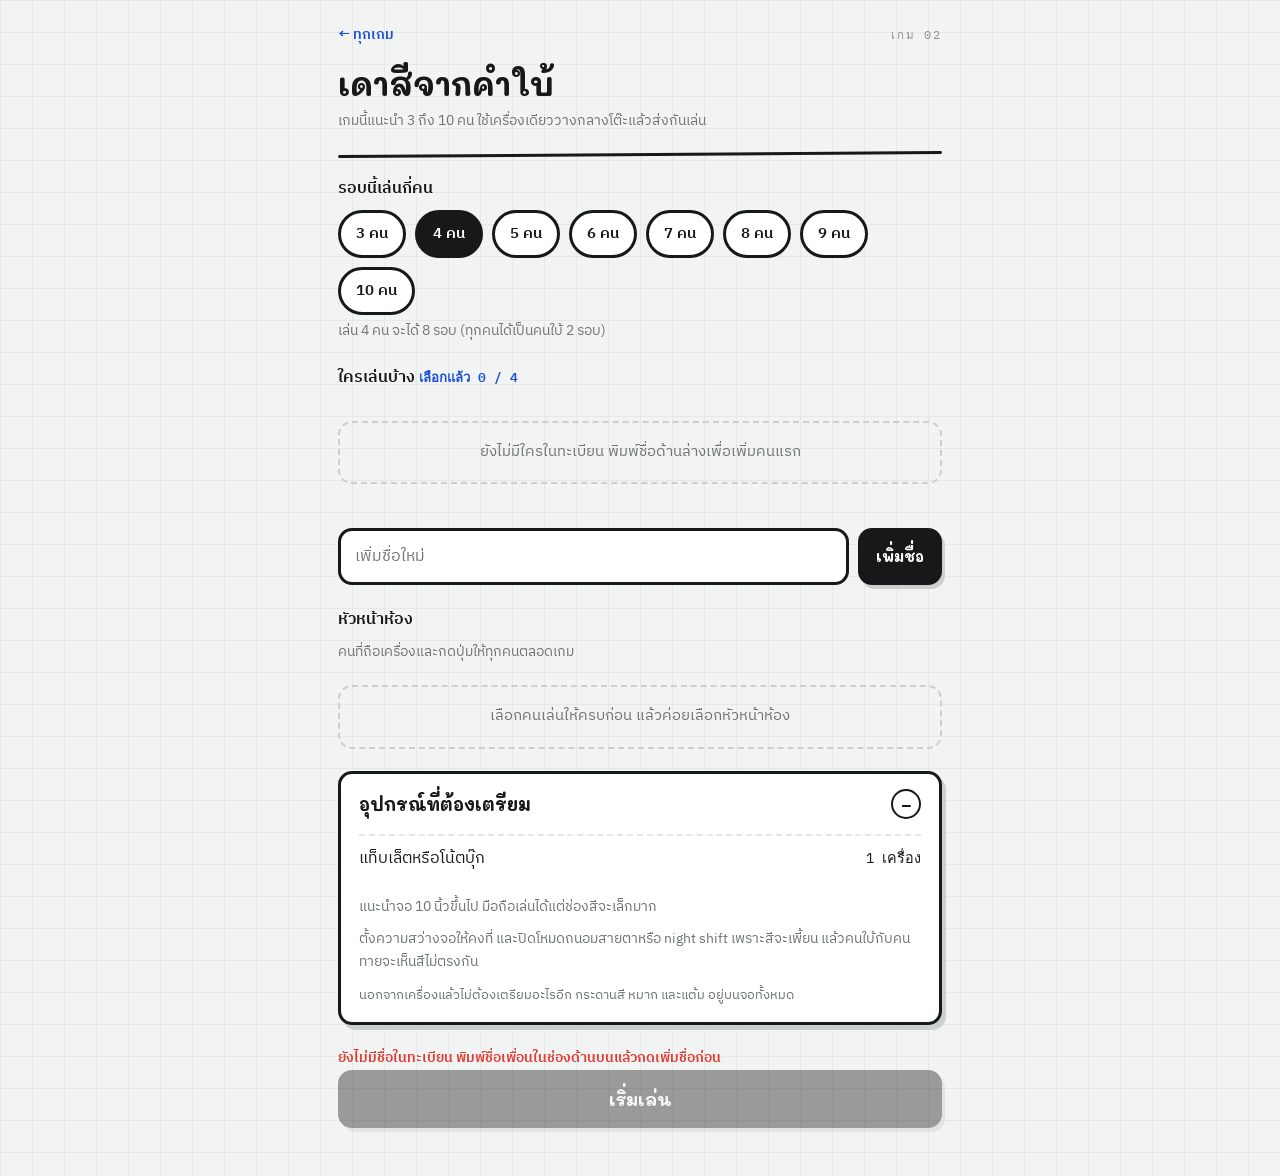
<file: games/color-clues/index.html>
<!DOCTYPE html>
<html lang="th">
<head>
<meta charset="utf-8">
<meta name="viewport" content="width=device-width, initial-scale=1, viewport-fit=cover">
<title>เดาสีจากคำใบ้ · ก๊วนบอร์ดเกม</title>
<link rel="stylesheet" href="../../assets/style.css">
<style>
  .topbar {
    display: flex; align-items: center; justify-content: space-between;
    gap: 12px; margin-bottom: 4px;
  }
  .back { font-size: .9rem; color: var(--ink-blue); text-decoration: none; font-weight: 600; }

  .leaderline {
    font-family: var(--font-mono); font-size: .74rem; color: #6C7472;
    margin: 2px 0 10px; overflow-wrap: anywhere;
  }
  .leaderline b { color: var(--ink); }
  .leaderline[hidden] { display: none; }

  .screen { display: none; }
  .screen.is-on { display: block; }

  .hint { font-size: .85rem; color: #6C7472; margin: 6px 0 0; }
  .note { font-size: .88rem; margin: 10px 0 0; min-height: 1.4em; }
  .note--bad { color: var(--ink-red); font-weight: 600; }
  .note--ok  { color: var(--ink-green); font-weight: 600; }

  /* ---- แถบคะแนนสะสม ---- */
  .scores { display: flex; gap: 7px; flex-wrap: wrap; margin-bottom: 16px; }
  .score {
    flex: 1 1 0; min-width: 62px; text-align: center;
    padding: 8px 4px;
    background: var(--paper);
    border: var(--stroke) solid var(--ink);
    border-radius: var(--radius);
  }
  .score.is-turn { background: var(--ink-orange); }
  .score.is-out { opacity: .35; }
  .score b { display: block; font-family: var(--font-mono); font-size: 1.25rem; line-height: 1.1; }
  .score span { font-size: .7rem; overflow-wrap: anywhere; display: block; }
  .score i { display: block; width: 12px; height: 12px; margin: 3px auto 0; border-radius: 99px; border: 2px solid var(--ink); }

  /* ---- ชิปผู้เล่น ---- */
  .plist { display: flex; flex-wrap: wrap; gap: 9px; margin-top: 14px; padding: 0; list-style: none; }
  .pchip {
    padding: 9px 15px;
    font-family: var(--font-body); font-weight: 600; font-size: .92rem;
    background: var(--paper); color: var(--ink);
    border: var(--stroke) solid var(--ink); border-radius: 99px;
    cursor: pointer; max-width: 100%; overflow-wrap: anywhere;
  }
  .pchip[aria-pressed="true"] { background: var(--ink); color: var(--paper); }
  .pchip:focus-visible { outline: var(--stroke) solid var(--ink-blue); outline-offset: 3px; }
  .pchip[disabled] { opacity: .38; cursor: not-allowed; }

  .addrow { display: flex; gap: 9px; margin-top: 14px; }
  .addrow input {
    flex: 1 1 auto; min-width: 0;
    padding: 12px 14px;
    font-family: var(--font-body); font-size: 1rem;
    color: var(--ink); background: var(--paper);
    border: var(--stroke) solid var(--ink); border-radius: var(--radius);
  }
  .addrow input:focus-visible { outline: var(--stroke) solid var(--ink-blue); outline-offset: 3px; }
  .addrow .btn { flex: 0 0 auto; }

  .empty {
    margin-top: 14px; padding: 18px; text-align: center;
    color: #6C7472; font-size: .92rem;
    border: 2px dashed var(--smudge); border-radius: var(--radius);
  }
  .count { font-family: var(--font-mono); font-size: .82rem; color: var(--ink-blue); }

  /* ---- หน้าส่งเครื่อง ---- */
  .pass { text-align: center; padding: 34px 0 14px; }
  .pass .who { font-family: var(--font-display); font-size: 2.2rem; font-weight: 700; margin: 8px 0 4px; overflow-wrap: anywhere; }

  /* ---- การ์ด 4 สี ---- */
  .cards { display: grid; grid-template-columns: 1fr 1fr; gap: 12px; margin-top: 14px; }
  .colorcard {
    padding: 0; overflow: hidden;
    background: var(--paper);
    border: var(--stroke) solid var(--ink);
    border-radius: var(--radius);
    cursor: pointer;
    box-shadow: 3px 4px 0 var(--smudge);
  }
  .colorcard[aria-pressed="true"] { box-shadow: 0 0 0 var(--smudge); transform: translate(3px, 4px); border-color: var(--ink-blue); }
  .colorcard:focus-visible { outline: var(--stroke) solid var(--ink-blue); outline-offset: 3px; }
  .colorcard .swatch { display: block; height: 84px; width: 100%; }
  .colorcard .co {
    display: block; padding: 7px 4px;
    font-family: var(--font-mono); font-size: .78rem;
    border-top: var(--stroke) solid var(--ink);
  }
  .colorcard[aria-pressed="true"] .co { background: var(--ink-blue); color: var(--paper); }

  /* ---- กระดานสี ---- */
  /* กระดานไม่ควรติดเพดาน 640px ของคอลัมน์ข้อความ
     จอ 10 นิ้วที่เกมแนะนำให้ใช้ จะได้ช่องใหญ่ขึ้นจริง */
  .boardwrap {
    margin: 14px 0 10px;
    width: min(96vw, 1100px);
    margin-inline: calc(50% - min(48vw, 550px));
  }
  .boardgrid { display: grid; grid-template-columns: 14px 1fr; gap: 3px; }

  .lab { font-family: var(--font-mono); font-size: .5rem; color: #6C7472; line-height: 1; }
  .collabs { display: grid; grid-template-columns: repeat(30, 1fr); align-items: end; }
  .collabs span { text-align: center; }
  .rowlabs { display: grid; grid-template-rows: repeat(16, 1fr); }
  .rowlabs span { display: flex; align-items: center; justify-content: flex-end; padding-right: 2px; }

  .cells {
    display: grid;
    grid-template-columns: repeat(30, 1fr);
    border: 2px solid var(--ink);
    border-radius: 4px;
    overflow: hidden;
  }
  .cell {
    aspect-ratio: 1 / 1;
    position: relative;
    padding: 0; margin: 0;
    border: 0;
    cursor: pointer;
    display: block;
    width: 100%;
  }
  .cell:focus-visible { outline: 2px solid var(--ink); outline-offset: -2px; z-index: 4; }

  /* หมาก วงกลมขอบขาวหนา ให้เห็นชัดแม้ช่องเล็ก */
  .cell .tok {
    position: absolute; left: 50%; top: 50%;
    width: 82%; height: 82%;
    transform: translate(-50%, -50%);
    border-radius: 99px;
    border: 2px solid #FFFFFF;
    box-shadow: 0 0 0 1px rgba(0,0,0,.55);
    pointer-events: none;
  }

  /* กรอบตอนเฉลย */
  .cell.ring1 { box-shadow: inset 0 0 0 1px var(--ink); z-index: 2; }
  .cell.ring2 { box-shadow: inset 0 0 0 1px rgba(23,24,26,.45); z-index: 1; }
  .cell.bull  { box-shadow: inset 0 0 0 2px var(--ink); z-index: 3; }
  .cell.bull::after {
    content: ""; position: absolute; inset: 0;
    border: 1px dashed #FFFFFF;
    pointer-events: none;
  }

  .cell.is-sel { box-shadow: inset 0 0 0 2px var(--ink-blue); z-index: 5; }

  /* ---- แผงยืนยันช่อง ---- */
  .sheet {
    position: fixed; left: 0; right: 0; bottom: 0;
    background: var(--paper);
    border-top: var(--stroke) solid var(--ink);
    padding: 14px 18px calc(14px + env(safe-area-inset-bottom));
    display: none;
    z-index: 20;
  }
  .sheet.is-on { display: block; }
  .sheet__in { max-width: 640px; margin: 0 auto; }
  .sheet__top { display: flex; align-items: center; gap: 12px; }
  .sheet__sw {
    flex: 0 0 auto; width: 62px; height: 62px;
    border: var(--stroke) solid var(--ink); border-radius: var(--radius);
  }
  .sheet__co { font-family: var(--font-mono); font-size: 1.5rem; font-weight: 600; }
  .sheet__two { display: flex; gap: 10px; margin-top: 12px; }
  .sheet .warn { color: var(--ink-red); font-weight: 600; font-size: .9rem; margin: 0; }

  /* กันแผงบังกระดาน */
  .padbottom { height: 150px; }

  /* ---- คำใบ้ ---- */
  .cluebar {
    background: var(--paper);
    border: var(--stroke) solid var(--ink);
    border-radius: var(--radius);
    padding: 12px 14px;
    margin-bottom: 12px;
  }
  /* คำไทยที่ซ้อนสูงสุดคือ สระบน+วรรณยุกต์ (เกี๊ยว เจี๊ยบ เดี๋ยว) หมึกสูงถึง ~1.57em
     line-height อย่างเดียวไม่พอ เพราะมันเพิ่มทั้งบนและล่าง ต้องดันถึง 2.0 ถึงจะพอ
     จึงให้ตัวมันจองที่ด้วย padding ของตัวเอง แบบเดียวกับ h1/h2/h3 ใน assets/style.css */
  .cluebar .c1 {
    font-family: var(--font-display); font-weight: 700; font-size: 1.7rem;
    line-height: 1.45; padding-top: .34em; overflow-wrap: anywhere;
  }
  .cluebar .c2 { font-size: 1rem; margin-top: 4px; overflow-wrap: anywhere; }
  .cluebar .lb { font-family: var(--font-mono); font-size: .68rem; letter-spacing: .1em; color: var(--ink-blue); }

  .turnline {
    display: flex; align-items: center; gap: 9px;
    font-weight: 600; margin-bottom: 10px;
  }
  .turnline i { width: 18px; height: 18px; border-radius: 99px; border: 2px solid var(--ink); flex: 0 0 auto; }

  /* ---- ตารางแต้ม ---- */
  .tally { list-style: none; padding: 0; margin: 12px 0 0; }
  .tally li {
    display: flex; justify-content: space-between; gap: 10px; align-items: baseline;
    padding: 9px 0; border-bottom: 2px dashed var(--board-deep);
  }
  .tally .nm { font-weight: 600; display: flex; align-items: center; gap: 7px; overflow-wrap: anywhere; }
  .tally .nm i { width: 14px; height: 14px; border-radius: 99px; border: 2px solid var(--ink); flex: 0 0 auto; }
  .tally .rt { text-align: right; white-space: nowrap; }
  .tally .pt { font-family: var(--font-mono); font-weight: 600; }
  .tally .why { display: block; font-size: .76rem; color: #6C7472; }
  .tally .p3 { color: var(--ink-green); }
  .tally .p0 { color: #8B9391; }

  /* ---- อันดับจบเกม ---- */
  .rank { list-style: none; padding: 0; margin: 12px 0 0; }
  .rank li {
    display: flex; align-items: center; gap: 10px;
    padding: 11px 12px; margin-bottom: 8px;
    background: var(--paper);
    border: var(--stroke) solid var(--ink);
    border-radius: var(--radius);
  }
  .rank li.is-first { background: var(--ink-orange); }
  .rank .no { font-family: var(--font-mono); font-size: .9rem; width: 1.6em; }
  .rank .nm { font-weight: 600; flex: 1 1 auto; overflow-wrap: anywhere; }
  .rank .pt { font-family: var(--font-mono); font-size: 1.3rem; font-weight: 600; }
  .rank i { width: 16px; height: 16px; border-radius: 99px; border: 2px solid var(--ink); flex: 0 0 auto; }

  .steps { font-family: var(--font-mono); font-size: .72rem; letter-spacing: .1em; color: var(--ink-blue); }
</style>
</head>
<body>
<div class="wrap">

  <div class="topbar">
    <a class="back" href="../../index.html">← ทุกเกม</a>
    <span class="eyebrow">เกม 02</span>
  </div>

  <p class="leaderline" id="leaderline" hidden>หัวหน้าห้อง <b id="leadername"></b></p>

  <!-- ============ 1. ใครเล่นบ้าง ============ -->
  <section id="s-players" class="screen is-on">
    <h1>เดาสีจากคำใบ้</h1>
    <p class="hint">เกมนี้แนะนำ 3 ถึง 10 คน ใช้เครื่องเดียววางกลางโต๊ะแล้วส่งกันเล่น</p>
    <div class="rule"></div>

    <div class="field">
      <label>รอบนี้เล่นกี่คน</label>
      <div class="chips" id="opt-headcount"></div>
      <p class="hint" id="rounds-info"></p>
    </div>

    <div class="field">
      <label>ใครเล่นบ้าง <span class="count" id="pick-count"></span></label>
      <ul class="plist" id="pick-list"></ul>
      <div class="empty" id="pick-empty">ยังไม่มีใครในทะเบียน พิมพ์ชื่อด้านล่างเพื่อเพิ่มคนแรก</div>
      <p class="note" id="pick-note" role="status" aria-live="polite"></p>

      <div class="addrow">
        <label class="sr-only" for="new-name">เพิ่มชื่อใหม่</label>
        <input id="new-name" type="text" placeholder="เพิ่มชื่อใหม่" autocomplete="off" maxlength="24">
        <button class="btn btn--sm" id="btn-add">เพิ่มชื่อ</button>
      </div>
    </div>

    <div class="field" id="f-leader">
      <label>หัวหน้าห้อง</label>
      <p class="hint" style="margin:0 0 8px">คนที่ถือเครื่องและกดปุ่มให้ทุกคนตลอดเกม</p>
      <div class="chips" id="opt-leader"></div>
      <div class="empty" id="leader-empty">เลือกคนเล่นให้ครบก่อน แล้วค่อยเลือกหัวหน้าห้อง</div>
    </div>

    <details class="kit" open>
      <summary>อุปกรณ์ที่ต้องเตรียม</summary>
      <ul class="kit__list">
        <li><span class="thing">แท็บเล็ตหรือโน้ตบุ๊ก</span><span class="qty">1 เครื่อง</span></li>
      </ul>
      <div class="kit__note">
        <p>แนะนำจอ 10 นิ้วขึ้นไป มือถือเล่นได้แต่ช่องสีจะเล็กมาก</p>
        <p>ตั้งความสว่างจอให้คงที่ และปิดโหมดถนอมสายตาหรือ night shift เพราะสีจะเพี้ยน แล้วคนใบ้กับคนทายจะเห็นสีไม่ตรงกัน</p>
      </div>
      <p class="kit__foot muted">นอกจากเครื่องแล้วไม่ต้องเตรียมอะไรอีก กระดานสี หมาก และแต้ม อยู่บนจอทั้งหมด</p>
    </details>

    <p class="note" id="ready-note" role="status" aria-live="polite"></p>
    <button class="btn" id="btn-start">เริ่มเล่น</button>
  </section>

  <!-- ============ 2. ส่งเครื่อง ============ -->
  <section id="s-pass" class="screen">
    <div class="scores" id="scores-pass"></div>
    <div class="card pass">
      <span class="eyebrow" id="pass-kicker">ส่งเครื่องให้</span>
      <div class="who" id="pass-who">—</div>
      <p class="muted" id="pass-hint">คนอื่นอย่าดูจอนะ</p>
      <button class="btn" id="btn-pass-go">พร้อมแล้ว</button>
    </div>
  </section>

  <!-- ============ 3. เลือกสีลับ + คำใบ้ที่ 1 ============ -->
  <section id="s-secret" class="screen">
    <span class="steps" id="secret-step">รอบที่ 1</span>
    <h1>เลือกสีลับ</h1>
    <p class="hint">เลือก 1 ใบ แล้วให้คำใบ้ 1 คำ ห้ามบอกชื่อสีหรือความอ่อนเข้ม · ต้องเป็นคำ ไม่ใช่ประโยค</p>

    <div class="cards" id="cards"></div>

    <div class="field" style="margin-top:20px">
      <label for="clue1">คำใบ้ที่ 1 (1 คำ)</label>
      <div class="addrow" style="margin-top:0">
        <input id="clue1" type="text" placeholder="พิมพ์คำใบ้" autocomplete="off" maxlength="40">
      </div>
      <p class="note" id="clue1-note" role="status" aria-live="polite"></p>
    </div>

    <button class="btn" id="btn-clue1">ส่งต่อให้คนทาย</button>
  </section>

  <!-- ============ 4. ทาย ============ -->
  <section id="s-guess" class="screen">
    <div class="scores" id="scores-guess"></div>

    <div class="cluebar">
      <span class="lb">คำใบ้ที่ 1</span>
      <div class="c1" id="show-c1">—</div>
      <div class="c2" id="show-c2"></div>
    </div>

    <div class="turnline">
      <i id="turn-dot"></i>
      <span id="turn-text">ตาของ —</span>
    </div>

    <div class="boardwrap" id="board-host"></div>
    <p class="note" id="guess-note" role="status" aria-live="polite"></p>
    <div class="padbottom"></div>
  </section>

  <!-- ============ 5. คำใบ้ที่ 2 ============ -->
  <section id="s-clue2" class="screen">
    <span class="steps">คำใบ้ที่ 2</span>
    <h1>ใบ้อีกทีไหม</h1>
    <p class="hint">คำใบ้ที่ 2 ยาวได้ไม่เกิน 2 คำ (ต้องเป็นคำ ไม่ใช่ประโยค) หรือจะไม่ใบ้ต่อก็ได้</p>

    <div class="card" style="margin-top:14px">
      <span class="lb eyebrow">สีลับของคุณ</span>
      <div style="display:flex; align-items:center; gap:12px; margin-top:8px">
        <span id="c2-swatch" style="flex:0 0 auto; width:56px; height:56px; border:var(--stroke) solid var(--ink); border-radius:var(--radius)"></span>
        <span class="sheet__co" id="c2-coord">—</span>
      </div>
    </div>

    <div class="field" style="margin-top:18px">
      <label for="clue2">คำใบ้ที่ 2 (ไม่เกิน 2 คำ)</label>
      <div class="addrow" style="margin-top:0">
        <input id="clue2" type="text" placeholder="พิมพ์คำใบ้" autocomplete="off" maxlength="60">
      </div>
      <p class="note" id="clue2-note" role="status" aria-live="polite"></p>
    </div>

    <button class="btn" id="btn-clue2">ส่งต่อให้คนทาย</button>
    <p style="margin-top:12px"><button class="btn btn--ghost btn--sm" id="btn-noclue">ไม่ใบ้ต่อ</button></p>
  </section>

  <!-- ============ 6. เฉลย ============ -->
  <section id="s-reveal" class="screen">
    <span class="steps" id="reveal-step">เฉลย</span>
    <h1>สีลับคือ <span id="reveal-coord"></span></h1>

    <div class="cluebar">
      <span class="lb">คำใบ้</span>
      <div class="c1" id="reveal-c1">—</div>
      <div class="c2" id="reveal-c2"></div>
    </div>

    <div class="boardwrap" id="reveal-host"></div>

    <div class="card" style="margin-top:14px">
      <h3>แต้มรอบนี้</h3>
      <ul class="tally" id="reveal-tally"></ul>
    </div>

    <div class="scores" id="scores-reveal" style="margin-top:14px"></div>

    <p style="margin-top:20px"><button class="btn" id="btn-next-round">รอบต่อไป</button></p>
    <p id="tie-quit-wrap" style="margin-top:10px; display:none">
      <button class="btn btn--ghost btn--sm" id="btn-tie-quit">พอแล้ว จบแบบเสมอ</button>
    </p>
  </section>

  <!-- ============ 7. จบเกม ============ -->
  <section id="s-over" class="screen">
    <span class="eyebrow">จบเกม</span>
    <h1 id="over-title">—</h1>
    <p class="hint" id="over-sub"></p>
    <ul class="rank" id="rank"></ul>
    <button class="btn" id="btn-again">เล่นอีกรอบ</button>
    <p style="margin-top:12px"><a class="back" href="../../scoreboard.html">ดูกระดานคะแนน →</a></p>
    <p style="margin-top:6px"><a class="back" href="../../index.html">← กลับไปเลือกเกมอื่น</a></p>
  </section>

</div>

<!-- แผงยืนยันช่อง -->
<div class="sheet" id="sheet">
  <div class="sheet__in">
    <div class="sheet__top">
      <span class="sheet__sw" id="sheet-sw"></span>
      <div>
        <div class="sheet__co" id="sheet-co">A-1</div>
        <p class="hint" id="sheet-hint" style="margin:0">ช่องนี้ใช่ไหม</p>
      </div>
    </div>
    <div class="sheet__two">
      <button class="btn btn--ghost" id="sheet-cancel">เลือกใหม่</button>
      <button class="btn btn--good" id="sheet-ok">วางตรงนี้</button>
    </div>
  </div>
</div>

<script src="../../assets/players.js"></script>
<script>
(function () {
  "use strict";

  /* ===========================================================
     ค่าคงที่
     =========================================================== */

  var COLS = 30;                 /* คอลัมน์ 1..30 */
  var ROWS = 16;                 /* แถว A..P */
  var MIN_PLAYERS = 3;
  var MAX_PLAYERS = 10;
  var MAX_TIEBREAK = 3;          /* รอบตัดสินสูงสุด กันวนไม่จบ */

  /* สีหมากผู้เล่น กำหนดไว้ในโค้ด ไม่เอาสีจากกระดาน จะได้ไม่กลืน */
  var TOKEN_COLORS = [
    "#E23B32", "#1B4FD8", "#1E9E5A", "#F08A24", "#8E24AA",
    "#00897B", "#D81B60", "#5D4037", "#3949AB", "#455A64"
  ];

  /* คำต้องห้ามในคำใบ้ */
  var BANNED_COLOR = [
    "แดง","ส้ม","เหลือง","เขียว","ฟ้า","น้ำเงิน","คราม","ม่วง","ชมพู","น้ำตาล","เทา","ดำ","ขาว",
    "red","orange","yellow","green","blue","purple","pink","brown","grey","gray",
    "black","white","violet","indigo","cyan","magenta","teal","navy"
  ];
  var BANNED_SHADE = [
    "อ่อน","เข้ม","สว่าง","มืด","จาง","แก่",
    "light","dark","pale","deep"
  ];
  /* ไทยเขียนติดกันไม่มีช่องว่าง การนับคำด้วย split(" ") จึงใช้ไม่ได้
     คนพิมพ์ทั้งประโยคมาก็ยังผ่านเป็น "1 คำ" ต้องมีเพดานความยาวช่วยอีกชั้น
     นับเฉพาะอักษรฐาน ตัดสระบน/ล่าง/วรรณยุกต์ออก ไม่งั้น "ก๋วยเตี๋ยว" (8 ฐาน) จะโดนบล็อกผิดๆ */
  var THAI_MARKS = /[\u0e31\u0e34-\u0e3a\u0e47-\u0e4e]/g;
  /* จำกัด "ต่อคำ" ไม่ใช่ความยาวรวม
     ไทยเขียนติดกัน ทั้งประโยคจึงถูกนับเป็น 1 คำ แล้วลอดด่านนับคำไปได้
     แต่คำนามไทยคำเดียวก็ยาวได้จริง (เครื่องปรับอากาศ / สนามบินสุวรรณภูมิ = 13 อักษรฐาน)
     16 จึงเป็นเส้นที่ปล่อยคำเดียวยาวๆ ผ่าน แต่กันประโยค (17+) ไว้ */
  /* 16 คือเส้นที่กันประโยคไทยได้โดยยังปล่อยคำนามยาวทั่วไปผ่าน
     ขยับขึ้นเป็น 18 ไม่ได้ เพราะที่ 18 อักษรฐาน "มหาวิทยาลัยธรรมศาสตร์" (คำเดียว)
     กับ "ต้นไม้ที่อยู่หน้าบ้านของคุณ" (ทั้งประโยค) ยาวเท่ากันเป๊ะ ความยาวแยกไม่ออก
     จึงยอมให้คำนามยาวมากๆ ไม่กี่คำโดนบล็อกไปด้วย แต่ต้องบอกเหตุผลตามจริง ไม่กล่าวหาว่าเป็นประโยค */
  var MAX_BASE_WORD = 16;

  /* คำบอกตำแหน่งบนกระดาน ห้ามใช้ตรงๆ เพราะมันคือกติกาข้อหลักของเกม
     (ความยาวอย่างเดียวแยกไม่ออก "มหาวิทยาลัยธรรมศาสตร์" กับ "ริมซ้ายบนสุดของกระดาน"
      ยาวเท่ากันเป๊ะ 18 อักษรฐาน จึงต้องดูที่ความหมาย ไม่ใช่ความยาว)
     กลุ่มแรกเทียบแบบ "มีอยู่ในคำ" ได้เลย เพราะไม่ไปโผล่ในคำนามทั่วไป */
  var BANNED_POS_IN = [
    "คอลัมน์", "พิกัด", "ตรงกลาง",
    "มุมบน", "มุมล่าง", "ซ้ายบน", "ซ้ายล่าง", "ขวาบน", "ขวาล่าง",
    "บนสุด", "ล่างสุด", "ซ้ายสุด", "ขวาสุด"
  ];
  /* กลุ่มนี้เทียบทั้งคำเท่านั้น ไม่งั้น "มุมมอง" "บนบก" จะโดนไปด้วย */
  var BANNED_POS_EQ = ["ซ้าย", "ขวา", "บน", "ล่าง", "มุม", "แถว", "ริม", "ช่อง", "ตำแหน่ง", "กระดาน"];
  /* "กระดาน" เป็นได้ทั้งชื่อสิ่งของและคำบอกตำแหน่ง ตัวแยกคือคำที่นำหน้ามัน
     บนกระดาน / มุมกระดาน / ของกระดาน = บอกตำแหน่ง ต้องบล็อก
     ไม้กระดาน / แผ่นกระดาน / เกมกระดาน / กระดานโต้คลื่น = ชื่อสิ่งของ ปล่อยผ่าน
     เดิมใช้กติกา "อยู่ท้ายคำ = บล็อก" ซึ่งกว้างเกินไป
     ภาษาไทยวางคำหลักไว้ท้ายก็เป็นชื่อของได้
     และ "เกมกระดาน" คือคำที่เว็บนี้จะโดนพิมพ์บ่อยที่สุด กลับโดนกล่าวหาว่าโกง */
  var BOARD_WORD = "กระดาน";
  var POS_BEFORE_BOARD = [
    "ของ", "บน", "ใน", "นอก", "ใต้", "เหนือ", "กลาง", "ตรง",
    "มุม", "ริม", "ขอบ", "ข้าง", "ด้าน", "ฝั่ง", "แถว", "ช่อง",
    "หัว", "ท้าย", "สุด", "พิกัด", "ตำแหน่ง", "บริเวณ"
  ];

  function baseLen(str) {
    return String(str).replace(THAI_MARKS, "").replace(/\s+/g, "").length;
  }

  /* ชื่อเรียกตัวอักษรแถวแบบไทย ใช้ตรวจพิกัดอย่าง พี12 */
  var THAI_LETTERS = ["เอฟ","เอช","เอ็ม","เอ็น","แอล","เอ","บี","ซี","ดี","อี","จี","ไอ","เจ","เค","โอ","พี"];

  /* ต้องยึดหัวท้าย (^...$) ไม่งั้น covid19 iphone12 formula1 จะโดนหาว่าเป็นพิกัด
     และต้องเทียบกับคำที่ลบช่องว่างออกแล้วด้วย ไม่งั้นพิมพ์ "เอ 1" เว้นวรรคก็เล็ดลอดไปได้ */
  var COORD_LATIN = /^[a-p]-?(30|[12][0-9]|[1-9])$/i;
  var COORD_THAI  = new RegExp("^(" + THAI_LETTERS.join("|") + ")-?[0-9๐-๙]+$");

  function looksLikeCoord(str) {
    var glued = String(str).toLowerCase().replace(/\s+/g, "");
    return COORD_LATIN.test(glued) || COORD_THAI.test(glued);
  }

  /* ===========================================================
     กระดานสี — คำนวณจากสูตร ไม่สุ่ม ไม่ hardcode
     =========================================================== */

  /* col 1..30 · rowIndex 0..15 (A..P) */
  function cellColor(col, rowIndex) {
    /* สูตรเดิมทำให้แถวหัวและแถวท้ายแทบเป็นสีเดียวกันทั้งแถว 30 ช่อง
       (แถว A ได้ความสว่าง 92% + ความอิ่มสี 32% = เกือบขาวหมดทุกเฉดสี)
       ถ้าคนใบ้จับได้การ์ดแถวนั้น รอบนั้นจะใบ้คอลัมน์ไม่ได้เลย กลายเป็นโยนเหรียญ
       จึงต้อง (1) ไม่ให้ความอิ่มสีตกที่ปลายทั้งสอง (2) แคบช่วงความสว่าง
       (3) เลิกไล่เฉดสีครบวง ไม่งั้นคอลัมน์ 1 กับ 30 จะวนมาชนกันเอง ทั้งที่ห่างกัน 29 ช่อง */
    var hue = (col - 1) / (COLS - 1) * 320;
    var lightness = 80 - rowIndex * 4.0;
    var saturation = 70 + Math.sin(rowIndex / (ROWS - 1) * Math.PI) * 25;
    return "hsl(" + hue + ", " + saturation + "%, " + lightness + "%)";
  }

  function rowLetter(rowIndex) { return String.fromCharCode(65 + rowIndex); }
  function coordText(col, rowIndex) { return rowLetter(rowIndex) + "-" + col; }
  function cellIndex(col, rowIndex) { return rowIndex * COLS + (col - 1); }

  /* ระยะแบบเชบีเชฟ ใช้ตัดสินกรอบ 3x3 กับวงถัดไป */
  function cheb(aCol, aRow, bCol, bRow) {
    return Math.max(Math.abs(aCol - bCol), Math.abs(aRow - bRow));
  }

  function pointsFor(dist) {
    if (dist === 0) return 3;
    if (dist === 1) return 2;
    if (dist === 2) return 1;
    return 0;
  }

  function whyText(dist) {
    if (dist === 0) return "ตรงเป๊ะ";
    if (dist === 1) return "อยู่ในกรอบ 3x3";
    if (dist === 2) return "อยู่วงถัดออกไป";
    return "ไกลเกินไป";
  }

  /* ===========================================================
     ตัวช่วย
     =========================================================== */

  function $(id) { return document.getElementById(id); }

  function show(id) {
    var all = document.querySelectorAll(".screen");
    for (var i = 0; i < all.length; i++) all[i].classList.remove("is-on");
    $(id).classList.add("is-on");
    closeSheet();
    window.scrollTo(0, 0);
    saveLive();
  }

  /* เกมนี้มีข้อมูลลับ (สีลับของคนใบ้) จึงกู้กลับได้แค่ "ต้นรอบปัจจุบัน" ทางเดียว
     คนใบ้จับการ์ดใหม่ แต้มสะสมยังอยู่ครบ
     ไม่กู้กลางรอบ เพราะกู้ผิดจังหวะแล้วสีลับอาจโผล่ให้คนผิดเห็น */
  var LIVE_KEY = "bg.color.live.v1";

  function isLive() { return !!state && state.phase !== "over"; }

  function saveLive() {
    try {
      if (!isLive()) { localStorage.removeItem(LIVE_KEY); return; }
      localStorage.setItem(LIVE_KEY, JSON.stringify({
        at: Date.now(),
        headcount: headcount,
        leaderId: leaderId,
        state: state
      }));
    } catch (e) { /* เขียนไม่ได้ก็เล่นต่อได้ แค่กู้ไม่ได้ */ }
  }

  function dropLive() {
    try { localStorage.removeItem(LIVE_KEY); } catch (e) {}
  }

  function readLive() {
    try {
      var raw = localStorage.getItem(LIVE_KEY);
      if (!raw) return null;
      var d = JSON.parse(raw);
      /* ค้างไว้เกินครึ่งวันถือว่าเลิกไปแล้ว */
      if (!d || !d.state || !d.state.players || !d.state.players.length) return null;
      if (Date.now() - d.at > 12 * 3600 * 1000) return null;
      return d;
    } catch (e) { return null; }
  }

  window.addEventListener("beforeunload", function (e) {
    if (!isLive()) return;
    e.preventDefault();
    e.returnValue = "";
  });

  function setNote(el, msg, kind) {
    el.textContent = msg || "";
    el.className = "note" + (kind ? " note--" + kind : "");
  }

  function shuffle(arr) {
    for (var i = arr.length - 1; i > 0; i--) {
      var j = Math.floor(Math.random() * (i + 1));
      var t = arr[i]; arr[i] = arr[j]; arr[j] = t;
    }
    return arr;
  }

  function chip(label, value, pressed) {
    var b = document.createElement("button");
    b.className = "chip";
    b.type = "button";
    b.textContent = label;
    b.dataset.value = value;
    b.setAttribute("aria-pressed", pressed ? "true" : "false");
    return b;
  }

  function buildSingle(host, items, current, onPick) {
    host.innerHTML = "";
    items.forEach(function (it) {
      var b = chip(it.label, it.value, String(it.value) === String(current));
      b.addEventListener("click", function () {
        onPick(it.value);
        var kids = host.children;
        for (var i = 0; i < kids.length; i++) {
          kids[i].setAttribute("aria-pressed", kids[i] === b ? "true" : "false");
        }
      });
      host.appendChild(b);
    });
  }

  /* จำนวนรอบตามจำนวนคน */
  function roundsFor(n) { return n <= 6 ? n * 2 : n; }

  /* ===========================================================
     ตรวจคำใบ้
     =========================================================== */

  function tidy(s) {
    return String(s == null ? "" : s).replace(/\s+/g, " ").replace(/^ | $/g, "");
  }

  /* คืน { ok, msg } */
  function checkClue(text, maxWords, used) {
    var t = tidy(text);
    if (!t) return { ok: false, msg: "ยังไม่ได้พิมพ์คำใบ้" };

    var words = t.split(" ");
    if (words.length > maxWords) {
      return { ok: false, msg: "ยาวได้ไม่เกิน " + maxWords + " คำ ตอนนี้ " + words.length + " คำ" };
    }

    /* บอกตำแหน่งบนกระดานตรงๆ = ผิดกติกาข้อหลักของเกม
       ต้องตรวจ "ก่อน" ด่านความยาว ไม่งั้นประโยคบอกตำแหน่งยาวๆ จะได้ข้อความว่า "ยาวเกินไป"
       แล้วคนจะย่อเหลือ "ซ้ายบนสุด" ซึ่งก็ยังผิดกติกาอยู่ดี เสียเวลาลองผิดลองถูกฟรีหนึ่งรอบ */
    var glued = t.toLowerCase().replace(/\s+/g, "");
    function posHit(w) {
      var k;
      for (k = 0; k < BANNED_POS_IN.length; k++) {
        if (w.indexOf(BANNED_POS_IN[k]) !== -1) return BANNED_POS_IN[k];
      }
      for (k = 0; k < BANNED_POS_EQ.length; k++) {
        if (w === BANNED_POS_EQ[k]) return BANNED_POS_EQ[k];
      }
      /* ดูคำที่ติดอยู่หน้า "กระดาน" เป็นตัวตัดสิน
         เป็นคำบอกตำแหน่ง (บน- มุม- ของ-) = ผิดกติกา
         เป็นอย่างอื่น (ไม้- แผ่น- เกม-) หรืออยู่ต้นคำ = ชื่อสิ่งของ ปล่อยผ่าน */
      var bi = w.indexOf(BOARD_WORD);
      if (bi > 0) {
        var before = w.slice(0, bi);
        for (k = 0; k < POS_BEFORE_BOARD.length; k++) {
          if (before.slice(-POS_BEFORE_BOARD[k].length) === POS_BEFORE_BOARD[k]) return BOARD_WORD;
        }
      }
      return "";
    }
    for (j = 0; j < words.length; j++) {
      var hit = posHit(words[j].toLowerCase());
      if (hit) return { ok: false, msg: "ใช้ “" + hit + "” ไม่ได้ เพราะเป็นการบอกตำแหน่งบนกระดาน" };
    }
    /* เคาะสเปซคั่นกลางคำก็ยังบอกตำแหน่งได้ ("ตรง กลาง" "กระ ดาน")
       จึงต้องเอาก้อนที่ลบช่องว่างแล้วมาตรวจซ้ำ แบบเดียวกับที่ทำกับชื่อสีและพิกัด */
    if (words.length > 1) {
      var hit2 = posHit(glued);
      if (hit2) return { ok: false, msg: "ใช้ “" + hit2 + "” ไม่ได้ เพราะเป็นการบอกตำแหน่งบนกระดาน" };
    }

    /* ด่านความยาว กันพิมพ์ทั้งประโยคติดกันแบบไทย ซึ่งด่านนับคำจับไม่ได้
       เทียบทีละคำ ไม่ใช่ความยาวรวม ไม่งั้นสองคำสั้นๆ ที่ถูกกติกาจะโดนบล็อกไปด้วย */
    for (j = 0; j < words.length; j++) {
      if (baseLen(words[j]) > MAX_BASE_WORD) {
        /* บอกเหตุผลตามจริง อย่ากล่าวหาว่าเป็นประโยค เพราะคำนามคำเดียวก็ยาวเกินได้ */
        return { ok: false, msg: "“" + words[j] + "” ยาวเกินไป ลองคำที่สั้นกว่านี้" };
      }
    }

    var low = t.toLowerCase();
    var i, j;

    /* เทียบทีละคำ ไม่ใช่หาคำย่อยกลางคำ
       ไม่งั้น "มะม่วง" จะโดนบล็อกเพราะมี "ม่วง" อยู่ข้างใน
       กติกาคือ ถ้าคำนั้น "ขึ้นต้นด้วย" ชื่อสี ถือว่าใช้ไม่ได้
       ตัดคำว่า "สี" ข้างหน้าออกก่อน จะได้จับ "สีแดง" ด้วย */
    var toks = [];
    for (i = 0; i < words.length; i++) {
      toks.push(words[i].toLowerCase().replace(/^สี/, ""));
    }
    /* คำใบ้ 2 คำ เขียนแยกช่องว่างเพื่อเลี่ยงชื่อสีได้ เช่น "น้ำ เงิน" "ชม พู"
       จึงต้องเอาทั้งก้อนที่ลบช่องว่างออกมาตรวจด้วย แบบเดียวกับที่ทำกับพิกัด
       คำปกติไม่กระทบ เพราะเทียบแบบทั้งคำ "ท้องฟ้า" จึงไม่ตรงกับ "ฟ้า" */
    if (words.length > 1) toks.push(low.replace(/\s+/g, "").replace(/^สี/, ""));

    /* เทียบว่าคำนั้น "เป็น" คำต้องห้ามจริงๆ ไม่ใช่แค่ขึ้นต้นด้วย
       ไม่งั้น ส้มตำ ส้มโอ ฟ้าทะลายโจร จะโดนบล็อกทั้งที่ไม่ได้บอกสี
       แต่ยังจับ เขียวอ่อน แดงเข้ม ที่เป็นชื่อสีต่อด้วยคำบอกความเข้มได้ */
    function isBanned(tok, word) {
      if (/^[a-z]+$/.test(word)) return new RegExp("\\b" + word + "\\b").test(tok);
      if (tok === word) return true;
      for (var k = 0; k < BANNED_SHADE.length; k++) {
        if (tok === word + BANNED_SHADE[k]) return true;
      }
      return false;
    }

    for (i = 0; i < BANNED_COLOR.length; i++) {
      for (j = 0; j < toks.length; j++) {
        if (isBanned(toks[j], BANNED_COLOR[i])) {
          return { ok: false, msg: "ใช้ “" + BANNED_COLOR[i] + "” ไม่ได้ เพราะเป็นชื่อสี" };
        }
      }
    }

    for (i = 0; i < BANNED_SHADE.length; i++) {
      for (j = 0; j < toks.length; j++) {
        if (isBanned(toks[j], BANNED_SHADE[i])) {
          return { ok: false, msg: "ใช้ “" + BANNED_SHADE[i] + "” ไม่ได้ เพราะบอกความอ่อนเข้ม" };
        }
      }
    }
    /* เช็คทีละคำ และเช็คทั้งก้อนที่ลบช่องว่างแล้วด้วย
       กันคนเขียน "เอ 1" แยกเป็นสองคำเพื่อบอกพิกัดตรงๆ */
    for (j = 0; j < words.length; j++) {
      if (looksLikeCoord(words[j])) {
        return { ok: false, msg: "ใช้ “" + words[j] + "” ไม่ได้ เพราะเป็นพิกัดบนกระดาน" };
      }
    }
    if (words.length > 1 && looksLikeCoord(t)) {
      return { ok: false, msg: "ใช้ “" + t + "” ไม่ได้ เพราะเป็นพิกัดบนกระดาน" };
    }

    for (i = 0; i < used.length; i++) {
      if (used[i] === low) return { ok: false, msg: "คำใบ้นี้ใช้ไปแล้วในเกมนี้" };
    }

    return { ok: true, msg: "ใช้ได้" };
  }

  /* ===========================================================
     สถานะ
     =========================================================== */

  var headcount = 4;
  var picked = [];
  var leaderId = null;   /* หัวหน้าห้อง คนที่ถือเครื่อง */
  var state = null;

  var cellEls = [];      /* ปุ่มช่องทั้ง 480 สร้างครั้งเดียว */
  var boardBuilt = false;
  var pendingCell = null;

  /* ===========================================================
     หน้าจอ 1 — ใครเล่นบ้าง
     =========================================================== */

  function renderHeadcount() {
    var items = [];
    for (var n = MIN_PLAYERS; n <= MAX_PLAYERS; n++) items.push({ label: n + " คน", value: n });
    buildSingle($("opt-headcount"), items, headcount, function (v) {
      headcount = Number(v);
      if (picked.length > headcount) {
        picked = picked.slice(0, headcount);
        setNote($("pick-note"), "ลดเหลือ " + headcount + " คน ตัดคนที่เลือกไว้ท้ายสุดออก");
      } else {
        setNote($("pick-note"), "");
      }
      renderPickList();
    });
  }

  function renderPickList() {
    var all = Players.all();

    /* ทะเบียนอาจถูกแก้จากแท็บอื่น คนที่เลือกไว้จึงหายไปได้
       ต้องตัดออกก่อนนับ ไม่งั้นตัวนับจะบอกว่าครบ ทั้งที่กดจริงไม่ครบ แล้วเกมจะเริ่มด้วยคนน้อยกว่าที่บอก */
    var live = {}, ai;
    for (ai = 0; ai < all.length; ai++) live[String(all[ai].id)] = true;
    var kept = [];
    for (ai = 0; ai < picked.length; ai++) {
      if (live[String(picked[ai])]) kept.push(picked[ai]);
    }
    picked = kept;

    var host = $("pick-list");
    host.innerHTML = "";

    $("pick-empty").style.display = all.length ? "none" : "block";
    $("pick-count").textContent = "เลือกแล้ว " + picked.length + " / " + headcount;
    $("rounds-info").textContent = "เล่น " + headcount + " คน จะได้ " + roundsFor(headcount) +
      " รอบ (ทุกคนได้เป็นคนใบ้ " + (headcount <= 6 ? 2 : 1) + " รอบ)";

    all.forEach(function (p) {
      var on = picked.indexOf(p.id) !== -1;
      var full = !on && picked.length >= headcount;

      var li = document.createElement("li");
      var b = document.createElement("button");
      b.type = "button";
      b.className = "pchip";
      b.textContent = p.name;
      b.setAttribute("aria-pressed", on ? "true" : "false");
      if (full) b.disabled = true;

      b.addEventListener("click", function () {
        var at = picked.indexOf(p.id);
        if (at === -1) {
          if (picked.length >= headcount) {
            setNote($("pick-note"), "เลือกครบ " + headcount + " คนแล้ว ถ้าจะเพิ่มคนนี้ ให้เอาคนอื่นออกก่อน หรือเพิ่มจำนวนคนด้านบน", "bad");
            return;
          }
          picked.push(p.id);
        } else {
          picked.splice(at, 1);
        }
        setNote($("pick-note"), "");
        renderPickList();
      });

      li.appendChild(b);
      host.appendChild(li);
    });

    renderLeader();
    refreshReady();

  }

  /* เลือกหัวหน้าห้องจากคนที่เลือกมาเล่นแล้วเท่านั้น */
  function renderLeader() {
    var people = pickedPlayers();
    var host = $("opt-leader");
    host.innerHTML = "";

    if (leaderId) {
      var still = false;
      for (var k = 0; k < people.length; k++) {
        if (people[k].id === leaderId) { still = true; break; }
      }
      if (!still) leaderId = null;
    }

    $("leader-empty").style.display = people.length ? "none" : "block";

    people.forEach(function (p) {
      var b = chip(p.name, p.id, p.id === leaderId);
      b.addEventListener("click", function () {
        leaderId = p.id;
        var kids = host.children;
        for (var i = 0; i < kids.length; i++) {
          kids[i].setAttribute("aria-pressed", kids[i] === b ? "true" : "false");
        }
        paintLeaderLine();
        refreshReady();
      });
      host.appendChild(b);
    });

    paintLeaderLine();
  }

  function paintLeaderLine() {
    var line = $("leaderline");
    var p = leaderId ? Players.get(leaderId) : null;
    if (p) {
      $("leadername").textContent = p.name;
      line.hidden = false;
    } else {
      line.hidden = true;
    }
  }

  function refreshReady() {
    var ok = (picked.length === headcount && !!leaderId);
    $("btn-start").disabled = !ok;

    /* ปุ่มเทาเฉยๆ โดยไม่บอกเหตุผล ทำให้คนติดตรงนี้ ต้องบอกเสมอว่าขาดอะไร */
    var why;
    if (!Players.all().length) {
      why = "ยังไม่มีชื่อในทะเบียน พิมพ์ชื่อเพื่อนในช่องด้านบนแล้วกดเพิ่มชื่อก่อน";
    } else if (picked.length < headcount) {
      why = "เลือกคนเล่นอีก " + (headcount - picked.length) + " คน (ต้องครบ " + headcount + " คน)";
    } else if (!leaderId) {
      why = "เหลืออีกขั้นเดียว เลือกหัวหน้าห้อง 1 คน";
    } else {
      why = "พร้อมแล้ว กดเริ่มเล่น ได้เลย";
    }
    setNote($("ready-note"), why, ok ? "ok" : "bad");
  }

  function addName() {
    var input = $("new-name");
    var raw = input.value;

    if (!raw.replace(/\s/g, "")) {
      setNote($("pick-note"), "ยังไม่ได้พิมพ์ชื่อ", "bad");
      input.focus();
      return;
    }

    var p = Players.add(raw);

    if (!p) {
      var key = tidy(raw).toLowerCase();
      var all = Players.all();
      var found = null;
      for (var i = 0; i < all.length; i++) {
        if (all[i].name.toLowerCase() === key) { found = all[i]; break; }
      }
      if (found && picked.indexOf(found.id) === -1 && picked.length < headcount) {
        picked.push(found.id);
        input.value = "";
        renderPickList();
        setNote($("pick-note"), "มี " + found.name + " อยู่แล้ว เลือกให้เรียบร้อย");
      } else {
        setNote($("pick-note"), "มีชื่อนี้อยู่แล้ว", "bad");
        input.select();
      }
      return;
    }

    if (picked.length < headcount) {
      picked.push(p.id);
      setNote($("pick-note"), "");
    } else {
      /* เลือกครบแล้ว ชื่อใหม่จะเข้าทะเบียนแต่ไม่ถูกเลือก ต้องบอก ไม่งั้นคนคิดว่าปุ่มพัง */
      setNote($("pick-note"), "เพิ่ม " + p.name + " เข้าทะเบียนแล้ว แต่เลือกครบ " + headcount +
        " คนแล้ว ถ้าจะให้เล่นด้วย ต้องเอาคนอื่นออกก่อน หรือเพิ่มจำนวนคนด้านบน", "bad");
    }
    input.value = "";
    renderPickList();
    input.focus();
  }

  /* ===========================================================
     กระดาน — สร้าง DOM ครั้งเดียว
     =========================================================== */

  function buildBoard() {
    if (boardBuilt) return;

    var grid = document.createElement("div");
    grid.className = "boardgrid";

    /* มุมว่าง */
    grid.appendChild(document.createElement("span"));

    /* ป้ายคอลัมน์ โชว์ทุกๆ 5 ช่อง เพราะช่องเล็กมาก */
    var collabs = document.createElement("div");
    collabs.className = "collabs lab";
    for (var c = 1; c <= COLS; c++) {
      var s = document.createElement("span");
      s.textContent = (c === 1 || c % 5 === 0) ? c : "";
      collabs.appendChild(s);
    }
    grid.appendChild(collabs);

    /* ป้ายแถว โชว์ทุกๆ 5 แถว */
    var rowlabs = document.createElement("div");
    rowlabs.className = "rowlabs lab";
    for (var r = 0; r < ROWS; r++) {
      var rs = document.createElement("span");
      rs.textContent = (r === 0 || r % 5 === 0) ? rowLetter(r) : "";
      rowlabs.appendChild(rs);
    }
    grid.appendChild(rowlabs);

    /* 480 ช่อง */
    var cells = document.createElement("div");
    cells.className = "cells";
    cells.id = "cells";

    cellEls = new Array(COLS * ROWS);
    for (var row = 0; row < ROWS; row++) {
      for (var col = 1; col <= COLS; col++) {
        var b = document.createElement("button");
        b.type = "button";
        b.className = "cell";
        b.style.background = cellColor(col, row);
        b.dataset.col = col;
        b.dataset.row = row;
        b.setAttribute("aria-label", coordText(col, row));
        cells.appendChild(b);
        cellEls[cellIndex(col, row)] = b;
      }
    }

    /* ผูก listener ตัวเดียวแทนการผูก 480 ตัว */
    cells.addEventListener("click", onCellTap);

    grid.appendChild(cells);
    $("board-host").appendChild(grid);
    boardBuilt = true;
  }

  /* ย้ายกระดานไปแปะในหน้าที่ต้องใช้ ใช้ DOM ชุดเดิมตลอด */
  function moveBoardTo(hostId) {
    var host = $(hostId);
    var grid = document.querySelector(".boardgrid");
    if (grid && grid.parentNode !== host) host.appendChild(grid);
  }

  function clearBoardMarks() {
    for (var i = 0; i < cellEls.length; i++) {
      var el = cellEls[i];
      if (!el) continue;
      el.className = "cell";
      el.disabled = false;
      var tok = el.firstChild;
      if (tok) el.removeChild(tok);
    }
  }

  function paintToken(col, row, playerIdx) {
    var el = cellEls[cellIndex(col, row)];
    if (!el) return;
    var i = document.createElement("i");
    i.className = "tok";
    i.style.background = TOKEN_COLORS[playerIdx % TOKEN_COLORS.length];
    el.appendChild(i);
    el.disabled = false;   /* ยังกดได้ เพื่อบอกว่าเป็นหมากของใคร */
  }

  /* ===========================================================
     แผงยืนยันช่อง
     =========================================================== */

  function openSheet(col, row) {
    pendingCell = { col: col, row: row };

    var el = cellEls[cellIndex(col, row)];
    if (el) el.classList.add("is-sel");

    $("sheet-sw").style.background = cellColor(col, row);
    $("sheet-co").textContent = coordText(col, row);
    $("sheet-hint").textContent = "ช่องนี้ใช่ไหม";
    $("sheet-ok").disabled = false;
    $("sheet").classList.add("is-on");
    $("sheet-ok").focus();
  }

  function closeSheet() {
    if (pendingCell) {
      var el = cellEls[cellIndex(pendingCell.col, pendingCell.row)];
      if (el) el.classList.remove("is-sel");
    }
    pendingCell = null;
    $("sheet").classList.remove("is-on");
  }

  function onCellTap(e) {
    /* กล่องกระดานชื่อ "cells" ซึ่งมีคำว่า "cell" อยู่ข้างใน
       ถ้าเทียบแบบหาคำย่อย การแตะขอบกระดานจะถูกนับเป็นช่อง แล้วได้พิกัด NaN */
    var el = e.target;
    while (el && el !== e.currentTarget && !el.classList.contains("cell")) el = el.parentNode;
    if (!el || !el.classList || !el.classList.contains("cell")) return;
    if (!state || state.phase !== "guess") return;

    var col = Number(el.dataset.col);
    var row = Number(el.dataset.row);
    var taken = state.board[cellIndex(col, row)];

    if (taken) {
      /* ช่องที่มีหมากแล้ว วางซ้ำไม่ได้ ต้องบอกว่าเป็นของใคร */
      setNote($("guess-note"), "ช่อง " + coordText(col, row) + " มีหมากของ " +
              state.players[taken.playerIdx].name + " อยู่แล้ว เลือกช่องอื่นนะ", "bad");
      closeSheet();
      return;
    }

    setNote($("guess-note"), "");
    closeSheet();
    openSheet(col, row);
  }

  function confirmPlace() {
    if (!pendingCell || !state || state.phase !== "guess") return;

    var col = pendingCell.col, row = pendingCell.row;
    var idx = cellIndex(col, row);

    if (state.board[idx]) { closeSheet(); return; }

    var playerIdx = state.order[state.turnPos];
    state.board[idx] = { playerIdx: playerIdx, pass: state.pass };
    state.tokens.push({ playerIdx: playerIdx, col: col, row: row, pass: state.pass });

    paintToken(col, row, playerIdx);
    closeSheet();

    state.turnPos++;
    if (state.turnPos >= state.order.length) endGuessPass();
    else paintTurn();
  }

  /* ===========================================================
     วงจรเกม
     =========================================================== */

  function pickedPlayers() {
    var out = [];
    for (var i = 0; i < picked.length; i++) {
      var p = Players.get(picked[i]);
      if (p) out.push(p);
    }
    return out;
  }

  function startGame() {
    var people = pickedPlayers();
    if (people.length < MIN_PLAYERS || !leaderId) return;

    var totals = [];
    for (var i = 0; i < people.length; i++) totals.push(0);

    state = {
      players: people,
      totals: totals,
      roundIdx: 0,
      totalRounds: roundsFor(people.length),
      giver: 0,
      usedClues: [],
      tiebreak: 0,
      only: null,          /* รอบตัดสิน เล่นเฉพาะคนที่เสมอ */
      tieRounds: 0,        /* รอบตัดสินต้องเล่นกี่รอบ = จำนวนคนที่เสมอ */
      tiePlayed: 0,        /* เล่นรอบตัดสินไปแล้วกี่รอบทั้งหมด */
      recorded: false,
      phase: "",
      board: [], tokens: [], order: [], pass: 1, turnPos: 0,
      secret: null, cards: [], clue1: "", clue2: ""
    };

    buildBoard();
    startRound();
  }

  function activeIdxs() {
    if (state.only) return state.only.slice();
    var out = [];
    for (var i = 0; i < state.players.length; i++) out.push(i);
    return out;
  }

  function startRound() {
    if (state.only) state.tiePlayed++;
    var act = activeIdxs();

    /* คนใบ้วนไปตามลำดับในกลุ่มที่กำลังเล่น */
    state.giver = act[state.roundIdx % act.length];

    state.board = new Array(COLS * ROWS);
    state.tokens = [];
    state.pass = 1;
    state.turnPos = 0;
    state.clue1 = "";
    state.clue2 = "";
    state.secret = null;
    state.cards = pickCards();

    clearBoardMarks();
    toPass("ส่งเครื่องให้", state.players[state.giver].name,
           "คนอื่นอย่าดูจอตอนนี้", "ฉันคือ " + state.players[state.giver].name + " เปิดการ์ด",
           toSecret);
  }

  /* สุ่มการ์ด 4 สี ไม่ซ้ำและอยู่ห่างกันพอสมควร */
  function pickCards() {
    var out = [];
    var guard = 0;
    while (out.length < 4 && guard < 800) {
      guard++;
      var col = 1 + Math.floor(Math.random() * COLS);
      var row = Math.floor(Math.random() * ROWS);
      var far = true;
      for (var i = 0; i < out.length; i++) {
        if (cheb(col, row, out[i].col, out[i].row) < 6) { far = false; break; }
      }
      if (far) out.push({ col: col, row: row });
    }
    /* เผื่อสุ่มไม่ครบ เติมช่องที่ยังไม่ซ้ำให้พอ 4 ใบ */
    while (out.length < 4) {
      var c2 = 1 + Math.floor(Math.random() * COLS);
      var r2 = Math.floor(Math.random() * ROWS);
      var dup = false;
      for (var j = 0; j < out.length; j++) {
        if (out[j].col === c2 && out[j].row === r2) { dup = true; break; }
      }
      if (!dup) out.push({ col: c2, row: r2 });
    }
    return out;
  }

  /* ---------- หน้าส่งเครื่อง ---------- */

  var passNext = null;

  function toPass(kicker, who, hint, btn, next) {
    paintScores($("scores-pass"), -1);
    if (state.only) {
      var who2 = state.only.map(function (i) { return state.players[i].name; }).join(" กับ ");
      hint = "รอบตัดสิน เล่นเฉพาะ " + who2 + " · " + hint;
    }
    $("pass-kicker").textContent = kicker;
    $("pass-who").textContent = who;
    $("pass-hint").textContent = hint;
    $("btn-pass-go").textContent = btn;
    passNext = next;
    state.phase = "pass";
    show("s-pass");
  }

  /* ---------- เลือกสีลับ ---------- */

  function toSecret() {
    state.phase = "secret";
    state.secret = null;

    $("secret-step").textContent = state.only
      ? "รอบตัดสินที่ " + state.tiebreak + " · รอบ " + (state.roundIdx + 1) + "/" + (state.tieRounds || 1)
      : "รอบที่ " + (state.roundIdx + 1) + " / " + state.totalRounds;

    var host = $("cards");
    host.innerHTML = "";

    state.cards.forEach(function (c) {
      var b = document.createElement("button");
      b.type = "button";
      b.className = "colorcard";
      b.setAttribute("aria-pressed", "false");

      var sw = document.createElement("span");
      sw.className = "swatch";
      sw.style.background = cellColor(c.col, c.row);
      b.appendChild(sw);

      var co = document.createElement("span");
      co.className = "co";
      co.textContent = coordText(c.col, c.row);
      b.appendChild(co);

      b.addEventListener("click", function () {
        state.secret = { col: c.col, row: c.row };
        var kids = host.children;
        for (var i = 0; i < kids.length; i++) {
          kids[i].setAttribute("aria-pressed", kids[i] === b ? "true" : "false");
        }
        validateClue1();
      });

      host.appendChild(b);
    });

    $("clue1").value = "";
    setNote($("clue1-note"), "");
    $("btn-clue1").disabled = true;
    show("s-secret");
  }

  function validateClue1() {
    var v = $("clue1").value;
    var el = $("clue1-note");

    if (!state.secret) {
      setNote(el, "เลือกสีลับก่อน 1 ใบ", "bad");
      $("btn-clue1").disabled = true;
      return;
    }
    if (!tidy(v)) {
      setNote(el, "");
      $("btn-clue1").disabled = true;
      return;
    }

    var r = checkClue(v, 1, state.usedClues);
    setNote(el, r.msg, r.ok ? "ok" : "bad");
    $("btn-clue1").disabled = !r.ok;
  }

  function submitClue1() {
    var r = checkClue($("clue1").value, 1, state.usedClues);
    if (!state.secret || !r.ok) return;

    state.clue1 = tidy($("clue1").value);
    state.usedClues.push(state.clue1.toLowerCase());

    toPass("ส่งเครื่องให้คนทาย", "คนทายทุกคน",
           "คนใบ้เก็บสีลับไว้ในใจ ห้ามบอกใบ้เพิ่มนอกจากคำใบ้บนจอ", "เริ่มทาย",
           function () { startGuessPass(1); });
  }

  /* ---------- ทาย ---------- */

  function startGuessPass(pass) {
    state.phase = "guess";
    state.pass = pass;
    state.turnPos = 0;

    var act = activeIdxs();
    var order = [];
    for (var i = 0; i < act.length; i++) {
      if (act[i] !== state.giver) order.push(act[i]);
    }
    /* รอบสองทายเรียงย้อนกลับ */
    if (pass === 2) order.reverse();
    state.order = order;

    $("show-c1").textContent = state.clue1;
    /* รอบสองแล้วยังไม่มีคำใบ้ที่ 2 แปลว่าคนใบ้เลือกไม่ใบ้ต่อ ต้องเขียนบอก
       ไม่งั้นคนทายคนท้ายๆ จะนึกว่ามันแสดงไม่ขึ้นแล้วรอเก้อ
       แต่รอบแรกต้องเงียบ เพราะคำใบ้ที่ 2 ยังมาไม่ถึงตามลำดับ */
    $("show-c2").textContent = state.clue2
      ? "คำใบ้ที่ 2 · " + state.clue2
      : (pass === 2 ? "ไม่มีคำใบ้ที่ 2" : "");

    moveBoardTo("board-host");
    setNote($("guess-note"), "");
    paintTurn();
    show("s-guess");
  }

  function paintTurn() {
    paintScores($("scores-guess"), state.order[state.turnPos]);
    var pi = state.order[state.turnPos];
    $("turn-dot").style.background = TOKEN_COLORS[pi % TOKEN_COLORS.length];
    var left = state.order.length - state.turnPos - 1;
    $("turn-text").textContent = "ตาของ " + state.players[pi].name +
      " · ทายรอบที่ " + state.pass +
      (left > 0 ? " (เหลืออีก " + left + " คน)" : " · คนสุดท้าย");
  }

  function endGuessPass() {
    if (state.pass === 1) {
      toPass("ส่งเครื่องกลับให้", state.players[state.giver].name,
             "คนทายอย่าดูจอตอนนี้", "ฉันคือคนใบ้", toClue2);
    } else {
      toReveal();
    }
  }

  /* ---------- คำใบ้ที่ 2 ---------- */

  function toClue2() {
    state.phase = "clue2";
    $("c2-swatch").style.background = cellColor(state.secret.col, state.secret.row);
    $("c2-coord").textContent = coordText(state.secret.col, state.secret.row);
    $("clue2").value = "";
    setNote($("clue2-note"), "");
    $("btn-clue2").disabled = true;
    show("s-clue2");
  }

  function validateClue2() {
    var v = $("clue2").value;
    var el = $("clue2-note");

    if (!tidy(v)) {
      setNote(el, "");
      $("btn-clue2").disabled = true;
      return;
    }
    var r = checkClue(v, 2, state.usedClues);
    setNote(el, r.msg, r.ok ? "ok" : "bad");
    $("btn-clue2").disabled = !r.ok;
  }

  function submitClue2(skip) {
    if (skip) {
      state.clue2 = "";
    } else {
      var r = checkClue($("clue2").value, 2, state.usedClues);
      if (!r.ok) return;
      state.clue2 = tidy($("clue2").value);
      state.usedClues.push(state.clue2.toLowerCase());
    }

    toPass("ส่งเครื่องให้คนทาย", "คนทายทุกคน",
           state.clue2 ? "มีคำใบ้ที่ 2 แล้ว" : "คนใบ้เลือกไม่ใบ้ต่อ ทายจากคำใบ้เดิมได้เลย",
           "ทายรอบสอง",
           function () { startGuessPass(2); });
  }

  /* ---------- เฉลย ---------- */

  function toReveal() {
    state.phase = "reveal";

    var sc = state.secret.col, sr = state.secret.row;

    /* วาดกรอบ 3x3 รอบสีจริง และวงถัดออกไปด้วยเส้นประ
       ถ้าสีจริงอยู่ริมกระดาน กรอบจะล้นออกไป ช่องที่ล้นไม่มีอยู่จริงจึงไม่มีใครได้แต้ม */
    for (var r = sr - 2; r <= sr + 2; r++) {
      for (var c = sc - 2; c <= sc + 2; c++) {
        if (r < 0 || r >= ROWS || c < 1 || c > COLS) continue;
        var el = cellEls[cellIndex(c, r)];
        if (!el) continue;
        var d = cheb(c, r, sc, sr);
        if (d === 0) el.classList.add("bull");
        else if (d === 1) el.classList.add("ring1");
        else el.classList.add("ring2");
      }
    }

    $("reveal-coord").textContent = coordText(sc, sr);
    $("reveal-c1").textContent = state.clue1;
    $("reveal-c2").textContent = state.clue2 ? "คำใบ้ที่ 2 · " + state.clue2 : "ไม่มีคำใบ้ที่ 2";
    $("reveal-step").textContent = state.only
      ? "รอบตัดสินที่ " + state.tiebreak + " · รอบ " + (state.roundIdx + 1) + "/" + (state.tieRounds || 1)
      : "รอบที่ " + (state.roundIdx + 1) + " / " + state.totalRounds;

    moveBoardTo("reveal-host");
    scoreRound();
    /* ต้องวาดหลัง scoreRound เพื่อให้เห็นแต้มที่บวกของรอบนี้เข้าไปแล้ว
       หน้านี้คือจุดเดียวที่ทุกคนล้อมดูจอพร้อมกัน แต่กลับเป็นหน้าเดียวที่ไม่บอกว่าใครนำ */
    paintScores($("scores-reveal"), -1);
    /* ทางออกจากรอบตัดสิน โผล่เฉพาะตอนอยู่ในรอบตัดสินจริงๆ */
    $("tie-quit-wrap").style.display = state.only ? "" : "none";
    show("s-reveal");
  }

  function scoreRound() {
    var sc = state.secret.col, sr = state.secret.row;
    var gained = {};          /* playerIdx -> แต้มรอบนี้ */
    var lines = [];
    var inBox = 0;            /* จำนวนหมากที่อยู่ในกรอบ 3x3 ใช้คิดแต้มคนใบ้ */

    state.tokens.forEach(function (t) {
      var d = cheb(t.col, t.row, sc, sr);
      var pts = pointsFor(d);
      if (d <= 1) inBox++;
      gained[t.playerIdx] = (gained[t.playerIdx] || 0) + pts;
      lines.push({
        playerIdx: t.playerIdx,
        text: "หมากตัวที่ " + t.pass + " · " + coordText(t.col, t.row) + " · " + whyText(d),
        pts: pts
      });
    });

    /* คนใบ้ เล่น 3 คนได้ 2 แต้มต่อหมากในกรอบ นอกนั้น 1 แต้ม */
    /* อิงจำนวนคนทั้งโต๊ะ ไม่ใช่จำนวนคนที่เหลือในรอบตัดสิน
       ไม่งั้นพอเหลือ 2 คนตัดสินกัน อัตราแต้มคนใบ้จะเปลี่ยนไปเงียบๆ */
    var perToken = state.players.length === 3 ? 2 : 1;
    var giverPts = inBox * perToken;
    gained[state.giver] = (gained[state.giver] || 0) + giverPts;

    /* บวกเข้าแต้มรวม */
    for (var k in gained) {
      if (Object.prototype.hasOwnProperty.call(gained, k)) {
        state.totals[Number(k)] += gained[k];
      }
    }

    /* ตารางแต้มรอบนี้ */
    var ul = $("reveal-tally");
    ul.innerHTML = "";

    lines.forEach(function (ln) {
      ul.appendChild(tallyRow(ln.playerIdx, ln.text, ln.pts));
    });

    ul.appendChild(tallyRow(
      state.giver,
      "คนใบ้ · มีหมากในกรอบ 3x3 " + inBox + " ตัว × " + perToken + " แต้ม",
      giverPts
    ));

    if (!state.tokens.length) {
      var li = document.createElement("li");
      li.className = "muted";
      li.textContent = "รอบนี้ไม่มีใครวางหมากเลย";
      ul.appendChild(li);
    }

    /* ปุ่มถัดไป */
    var last = state.only
      ? (state.roundIdx + 1 >= (state.tieRounds || 1))
      : (state.roundIdx + 1 >= state.totalRounds);

    /* ถ้ารอบนี้จบแล้วยังเสมอกันอยู่ ปุ่มต้องไม่บอกว่า "ดูผลรวม"
       เพราะกดแล้วจะเข้ารอบตัดสิน ไม่ใช่หน้าสรุป */
    var pool = [];
    for (var pi = 0; pi < state.players.length; pi++) pool.push(pi);
    var tiedNow = leaders(state.only || pool).length > 1;
    var willTiebreak = last && tiedNow && state.tiebreak < MAX_TIEBREAK;

    $("btn-next-round").textContent = !last ? "รอบต่อไป"
      : (willTiebreak ? "ไปรอบตัดสิน" : "ดูผลรวม");
  }

  function tallyRow(playerIdx, why, pts) {
    var li = document.createElement("li");

    var nm = document.createElement("span");
    nm.className = "nm";
    var dot = document.createElement("i");
    dot.style.background = TOKEN_COLORS[playerIdx % TOKEN_COLORS.length];
    nm.appendChild(dot);
    var t = document.createElement("span");
    t.textContent = state.players[playerIdx].name;
    nm.appendChild(t);
    li.appendChild(nm);

    var rt = document.createElement("span");
    rt.className = "rt";
    var p = document.createElement("span");
    p.className = "pt " + (pts >= 3 ? "p3" : (pts === 0 ? "p0" : ""));
    p.textContent = "+" + pts;
    rt.appendChild(p);
    var w = document.createElement("span");
    w.className = "why";
    w.textContent = why;
    rt.appendChild(w);
    li.appendChild(rt);

    return li;
  }

  function nextRound() {
    if (state.only) {
      /* เล่นรอบตัดสินให้ครบทุกคนที่เสมอก่อน แล้วค่อยตัดสิน */
      state.roundIdx++;
      if (state.roundIdx < (state.tieRounds || 1)) return startRound();
      return finishTiebreak();
    }

    state.roundIdx++;
    if (state.roundIdx >= state.totalRounds) return decide();
    startRound();
  }

  /* ---------- ตัดสินผล ---------- */

  function leaders(idxs) {
    var best = -Infinity, out = [];
    idxs.forEach(function (i) {
      if (state.totals[i] > best) { best = state.totals[i]; out = [i]; }
      else if (state.totals[i] === best) out.push(i);
    });
    return out;
  }

  function decide() {
    var all = [];
    for (var i = 0; i < state.players.length; i++) all.push(i);
    var top = leaders(all);

    /* เสมอกัน ให้เล่นรอบตัดสินเฉพาะคนที่เสมอ */
    if (top.length > 1 && state.tiebreak < MAX_TIEBREAK) {
      state.tiebreak++;
      state.only = top;
      state.roundIdx = 0;
      /* ให้ทุกคนที่เสมอได้เป็นคนใบ้คนละครั้ง ไม่ใช่คนแรกคนเดียว */
      state.tieRounds = top.length;
      startRound();
      return;
    }
    gameOver(top);
  }

  function finishTiebreak() {
    var top = leaders(state.only);
    if (top.length > 1 && state.tiebreak < MAX_TIEBREAK) {
      state.tiebreak++;
      state.only = top;
      state.roundIdx = 0;
      /* ให้ทุกคนที่เสมอได้เป็นคนใบ้คนละครั้ง ไม่ใช่คนแรกคนเดียว */
      state.tieRounds = top.length;
      startRound();
      return;
    }
    state.only = null;
    gameOver(top);
  }

  function gameOver(winners) {
    state.phase = "over";
    dropLive();

    var isWin = {};
    winners.forEach(function (i) { isWin[i] = true; });

    $("over-title").textContent = winners.length === 1
      ? state.players[winners[0]].name + " ชนะ"
      : "เสมอกัน " + winners.length + " คน";

    $("over-sub").textContent = state.tiePlayed
      ? "ตัดสินด้วยรอบพิเศษ " + state.tiePlayed + " รอบ"
      : "";

    /* เรียงอันดับ */
    var order = [];
    for (var i = 0; i < state.players.length; i++) order.push(i);
    order.sort(function (a, b) { return state.totals[b] - state.totals[a]; });

    var ul = $("rank");
    ul.innerHTML = "";
    order.forEach(function (idx, pos) {
      var li = document.createElement("li");
      if (isWin[idx]) li.className = "is-first";

      var no = document.createElement("span");
      no.className = "no";
      no.textContent = (pos + 1) + ".";
      li.appendChild(no);

      var dot = document.createElement("i");
      dot.style.background = TOKEN_COLORS[idx % TOKEN_COLORS.length];
      li.appendChild(dot);

      var nm = document.createElement("span");
      nm.className = "nm";
      nm.textContent = state.players[idx].name;
      li.appendChild(nm);

      var pt = document.createElement("span");
      pt.className = "pt";
      pt.textContent = state.totals[idx];
      li.appendChild(pt);

      ul.appendChild(li);
    });

    /* บันทึกผลลงกระดานคะแนนรวม */
    if (!state.recorded) {
      state.recorded = true;
      var results = [];
      for (var j = 0; j < state.players.length; j++) {
        results.push({
          playerId: state.players[j].id,
          name: state.players[j].name,
          score: state.totals[j],
          won: !!isWin[j]
        });
      }
      Players.recordGame({
        game: "color-clues",
        gameLabel: "เดาสีจากคำใบ้",
        playedAt: Date.now(),
        results: results
      });
    }

    show("s-over");
  }

  /* ---------- แถบคะแนนสะสม ---------- */

  function paintScores(host, highlightIdx) {
    host.innerHTML = "";
    for (var i = 0; i < state.players.length; i++) {
      var d = document.createElement("div");
      /* รอบตัดสิน คนที่ไม่ได้เล่นต้องดูออกว่าตกรอบแล้ว ไม่ใช่นั่งรอเก้อ */
      var out = state.only && state.only.indexOf(i) === -1;
      d.className = "score" + (i === highlightIdx ? " is-turn" : "") + (out ? " is-out" : "");

      var b = document.createElement("b");
      b.textContent = state.totals[i];
      d.appendChild(b);

      var s = document.createElement("span");
      s.textContent = state.players[i].name + (i === state.giver ? " (ใบ้)" : "");
      d.appendChild(s);

      var dot = document.createElement("i");
      dot.style.background = TOKEN_COLORS[i % TOKEN_COLORS.length];
      d.appendChild(dot);

      host.appendChild(d);
    }
  }

  /* ===========================================================
     ผูกปุ่ม
     =========================================================== */

  renderHeadcount();
  renderPickList();

  /* มีเกมค้างจากคราวก่อน (ปิดแท็บ / จอดับ / เผลอ reload)
     กู้กลับได้ทางเดียวคือเริ่มรอบที่ค้างใหม่ คนใบ้จับการ์ดใหม่ แต้มสะสมอยู่ครบ
     ทำทางเดียวเพื่อไม่ให้สีลับของรอบที่ค้างหลุดไปให้คนผิดเห็น */
  (function offerResume() {
    var d = readLive();
    if (!d) return;

    var box = document.createElement("div");
    box.className = "card";
    box.style.cssText = "margin-bottom:18px; border-color:var(--ink-orange)";
    /* หน้าเฉลย = รอบนั้นคิดแต้มไปแล้ว แต่ roundIdx ยังไม่ขยับ (ขยับตอนกด "รอบต่อไป")
       ถ้ากู้แล้วเริ่มรอบเดิมใหม่ แต้มของรอบนั้นจะถูกบวกซ้ำ และคนใบ้ได้ใบ้เกินโควตา
       จึงต้องเดินหน้าต่อ ไม่ใช่เริ่มใหม่ */
    var doneRound = (d.state.phase === "reveal");
    var inTie = !!(d.state.only && d.state.only.length);
    var head, what, label;

    if (inTie) {
      var tr = d.state.tieRounds || 1;
      var cur = d.state.roundIdx + 1 + (doneRound ? 1 : 0);
      if (doneRound && cur > tr) {
        head = "รอบตัดสินที่ " + d.state.tiebreak + " · เล่นครบแล้ว";
        what = "รอบตัดสินนี้เล่นครบแล้ว กดเพื่อไปต่อ";
        label = "เล่นต่อ";
      } else {
        head = "รอบตัดสินที่ " + d.state.tiebreak + " · รอบ " + Math.min(cur, tr) + " จาก " + tr;
        what = doneRound
          ? "รอบที่แล้วจบไปแล้ว จะเริ่มรอบถัดไปของรอบตัดสิน คนใบ้จับการ์ดใหม่"
          : "รอบที่ค้างอยู่จะเริ่มใหม่ คนใบ้จับการ์ดใหม่ หมากที่วางไว้ในรอบนั้นจะถูกล้าง";
        label = doneRound ? "เล่นต่อ (รอบถัดไป)" : "เล่นต่อ (เริ่มรอบนี้ใหม่)";
      }
    } else {
      var cur2 = d.state.roundIdx + 1 + (doneRound ? 1 : 0);
      if (doneRound && cur2 > d.state.totalRounds) {
        /* ครบรอบแล้วก็จริง แต่ถ้ายังเสมอกันอยู่ กดแล้วจะเข้ารอบตัดสิน ไม่ใช่หน้าสรุป
           ต้องบอกให้ตรง ไม่งั้นหัวหน้าห้องประกาศกับวงว่า "จบแล้ว" แล้วเครื่องสั่งเล่นต่อ */
        var bestv = -Infinity, tiedCount = 0;
        for (var k = 0; k < d.state.totals.length; k++) {
          var v = d.state.totals[k];
          if (v > bestv) { bestv = v; tiedCount = 1; }
          else if (v === bestv) tiedCount++;
        }
        var willTie = tiedCount > 1 && (d.state.tiebreak || 0) < MAX_TIEBREAK;
        head = "เล่นครบทุกรอบแล้ว";
        what = willTie
          ? "เล่นครบ " + d.state.totalRounds + " รอบแล้ว แต่ยังเสมอกันอยู่ กดแล้วจะเข้ารอบตัดสิน"
          : "เล่นครบ " + d.state.totalRounds + " รอบแล้ว กดเพื่อดูผลรวม";
        label = willTie ? "ไปรอบตัดสิน" : "ดูผลรวม";
      } else {
        head = "รอบที่ " + cur2 + " จาก " + d.state.totalRounds;
        what = doneRound
          ? "รอบที่ " + (d.state.roundIdx + 1) + " จบไปแล้ว จะเริ่มรอบที่ " + cur2 + " คนใบ้จับการ์ดใหม่"
          : "รอบที่ค้างอยู่จะเริ่มใหม่ คนใบ้จับการ์ดใหม่ หมากที่วางไว้ในรอบนั้นจะถูกล้าง";
        label = doneRound ? "เล่นต่อ (รอบที่ " + cur2 + ")" : "เล่นต่อ (เริ่มรอบนี้ใหม่)";
      }
    }

    box.innerHTML = "<b>มีเกมที่เล่นค้างไว้</b>" +
      "<p class='hint' style='margin:4px 0 4px'>" + head +
      " · " + d.state.players.length + " คน · แต้มยังอยู่ครบ</p>" +
      "<p class='hint' style='margin:0 0 12px'>" + what + "</p>";

    var go = document.createElement("button");
    go.type = "button"; go.className = "btn";
    go.textContent = label;
    go.addEventListener("click", function () {
      state = d.state;
      headcount = d.headcount || state.players.length;
      leaderId = d.leaderId || null;
      picked = [];
      for (var i = 0; i < state.players.length; i++) picked.push(state.players[i].id);
      /* วาดหน้าเลือกคนใหม่ทั้งหน้า ไม่งั้นค่าบนจอจะค้างเป็นของตอนเปิดหน้า
         ชิปจำนวนคนจะโชว์เลขเก่า ตัวนับจะเป็น 0 และแถบ "หัวหน้าห้อง ..." จะหายไปตลอดเกมที่กู้มา */
      renderHeadcount();
      renderPickList();
      paintLeaderLine();
      box.remove();
      buildBoard();
      if (doneRound) {
        /* รอบนั้นจบและคิดแต้มไปแล้ว เดินหน้าต่อ ห้ามเริ่มรอบเดิมซ้ำ */
        nextRound();
      } else {
        /* รอบที่ค้างถูกนับไปแล้วตอนเริ่มครั้งแรก จะเริ่มใหม่จึงต้องถอยกลับ ไม่งั้นนับซ้ำ */
        if (state.only && state.tiePlayed > 0) state.tiePlayed--;
        startRound();
      }
    });
    box.appendChild(go);

    var no = document.createElement("button");
    no.type = "button"; no.className = "btn btn--ghost btn--sm";
    no.style.marginTop = "8px"; no.textContent = "ทิ้งแล้วเริ่มใหม่";
    no.addEventListener("click", function () { dropLive(); box.remove(); });
    box.appendChild(no);

    var host = $("s-players");
    host.insertBefore(box, host.firstChild);
  })();

  $("btn-add").addEventListener("click", addName);
  $("new-name").addEventListener("keydown", function (e) {
    if (e.key === "Enter") { e.preventDefault(); addName(); }
  });

  $("btn-start").addEventListener("click", startGame);
  $("btn-pass-go").addEventListener("click", function () { if (passNext) passNext(); });

  $("clue1").addEventListener("input", validateClue1);
  $("clue1").addEventListener("keydown", function (e) {
    if (e.key === "Enter") { e.preventDefault(); submitClue1(); }
  });
  $("btn-clue1").addEventListener("click", submitClue1);

  $("clue2").addEventListener("input", validateClue2);
  $("clue2").addEventListener("keydown", function (e) {
    if (e.key === "Enter") { e.preventDefault(); submitClue2(false); }
  });
  $("btn-clue2").addEventListener("click", function () { submitClue2(false); });
  $("btn-noclue").addEventListener("click", function () { submitClue2(true); });

  $("sheet-ok").addEventListener("click", confirmPlace);
  $("sheet-cancel").addEventListener("click", function () {
    closeSheet();
    setNote($("guess-note"), "เลือกช่องใหม่ได้เลย");
  });

  $("btn-next-round").addEventListener("click", nextRound);

  /* รอบตัดสินยืดได้ถึง (จำนวนคนที่เสมอ × 3) รอบ ซึ่งนานเกินกว่าที่วงจะทนไหว
     ต้องมีทางออกให้ยอมรับผลเสมอเองได้ ไม่ใช่บังคับเล่นจนสุดเพดานหรือเลิกกลางคันแบบไม่มีผล */
  $("btn-tie-quit").addEventListener("click", function () {
    if (!state || !state.only) return;
    if (!confirm("จบเกมแบบเสมอเลยไหม คนที่แต้มสูงสุดเท่ากันจะชนะร่วมกัน")) return;
    var top = leaders(state.only);
    state.only = null;
    gameOver(top);
  });

  $("btn-again").addEventListener("click", function () {
    state = null;
    renderPickList();
    show("s-players");
  });

  /* ทะเบียนถูกแก้จากแท็บอื่น หน้านี้ต้องตามให้ทัน ไม่ใช่ค้างรายชื่อเก่าไว้ */
  window.addEventListener("storage", function (e) {
    if (e && e.key && e.key.indexOf("bg.players") !== 0) return;
    if (state) return;   /* กำลังเล่นอยู่ ไม่ยุ่งกับหน้าจอ */
    renderPickList();
  });

})();
</script>
</body>
</html>
</file>
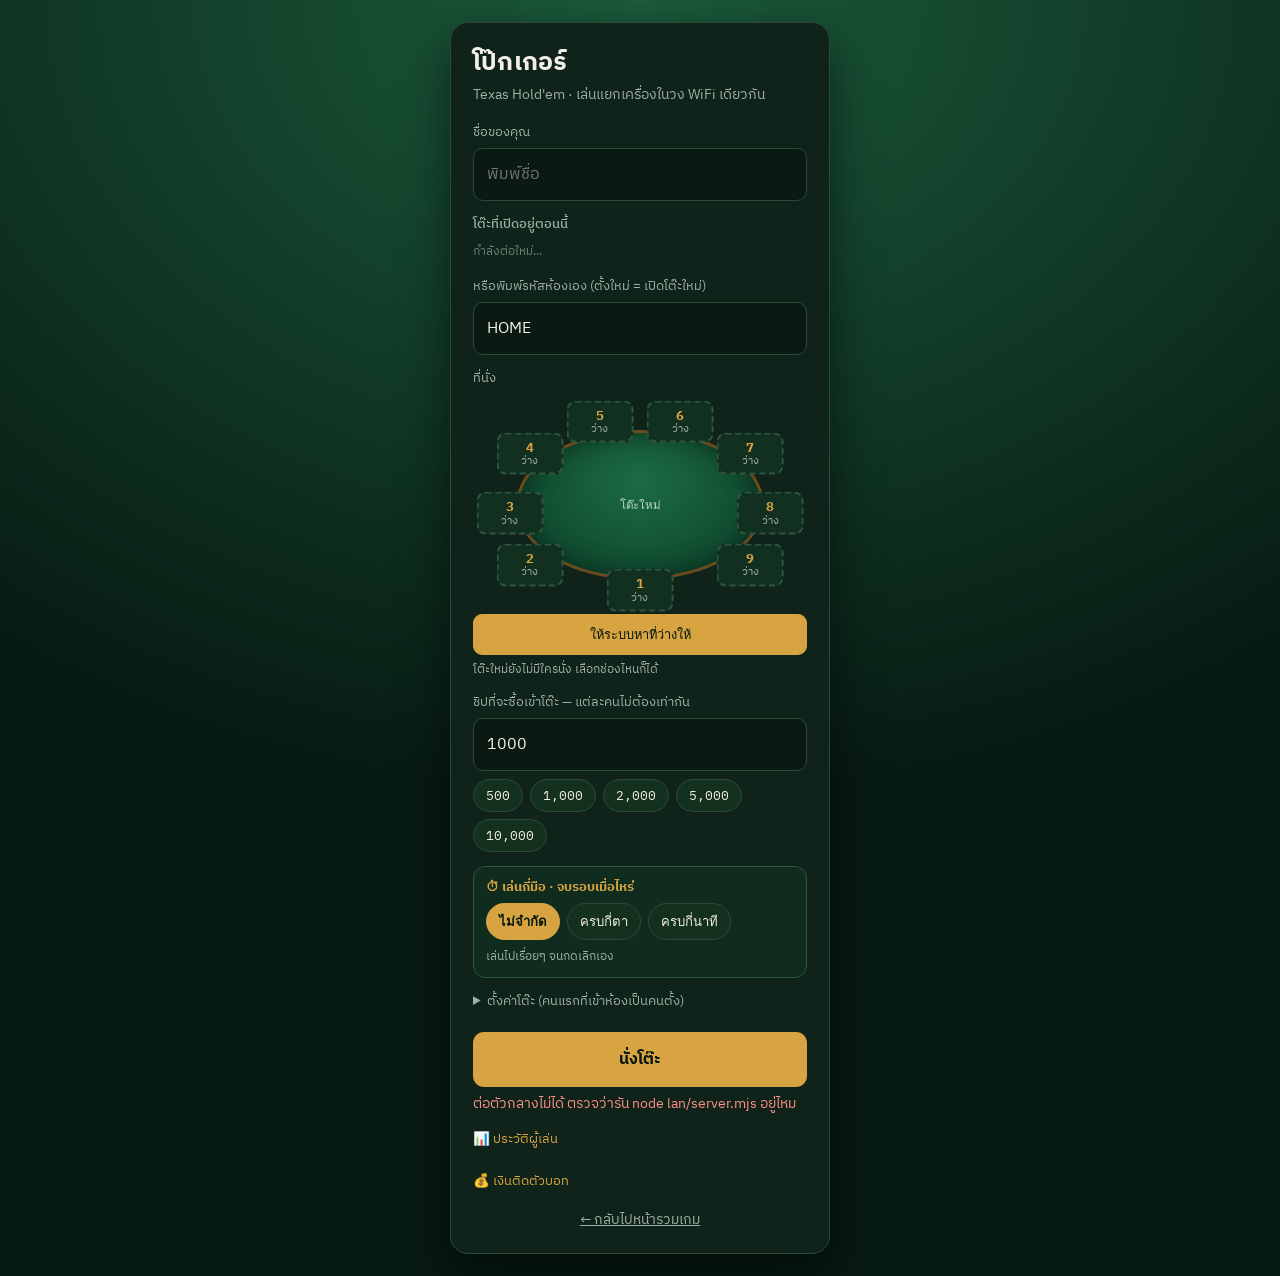
<file: games/poker/index.html>
<!DOCTYPE html>
<html lang="th">
<head>
<meta charset="utf-8">
<meta name="viewport" content="width=device-width, initial-scale=1, viewport-fit=cover, user-scalable=no">
<title>โป๊กเกอร์ · ก๊วนบอร์ดเกม</title>
<style>
/* ===========================================================
   โป๊กเกอร์มีหน้าตาของตัวเอง ไม่ใช้ธีมไวท์บอร์ดของเกมอื่น
   เพราะโต๊ะสักหลาดกับไพ่ต้องอ่านง่ายในที่แสงน้อย
   =========================================================== */
:root {
  --felt:        #14663f;
  --felt-deep:   #0d4a2d;
  --rail:        #2b1a10;
  --rail-light:  #462c1a;
  --gold:        #d8a441;
  --gold-dim:    #8a6a2a;
  --ink:         #0b0f0d;
  --paper:       #ffffff;
  --text:        #f2efe6;
  --muted:       #9fb0a6;
  --live:        #35d0c4;
  --danger:      #e2483c;
  --good:        #2fa85c;
  --chip:        #f0c419;
  --font: "IBM Plex Sans Thai", -apple-system, "Segoe UI", system-ui, sans-serif;
  --mono: "IBM Plex Mono", ui-monospace, "SF Mono", Menlo, monospace;
}

* { box-sizing: border-box; -webkit-tap-highlight-color: transparent; }
html, body { margin: 0; height: 100%; overscroll-behavior: none; }
body {
  background: #071a12;
  color: var(--text);
  font-family: var(--font);
  font-size: 15px;
  line-height: 1.45;
  user-select: none;
  /* หน้านี้ไม่มีอะไรที่ต้องเลื่อนแนวนอน
     เหรียญดีลเลอร์ของที่นั่งขวาสุดโผล่ออกนอกจอ 2px ทำให้เลื่อนได้ทั้งหน้า ซึ่งกวนมือตอนเล่น */
  overflow-x: hidden;
}
button { font-family: inherit; }

/* ---------- หน้าเข้าห้อง ---------- */
/* ⚠️ align-items:center ทำให้เนื้อหาที่สูงเกินจอ "ล้นออกทั้งสองด้าน"
   แล้วเลื่อนได้แค่ด้านล่าง หัวการ์ด (ช่องชื่อ · รหัสห้อง) จะเลื่อนขึ้นไปหาไม่เจอ
   เจอตอนกางตารางเงินบอทซึ่งสูงได้ถึง 46vh
   margin:auto บนลูกให้ผลจัดกลางเหมือนกัน แต่ไม่ตัดส่วนที่ล้นด้านบนทิ้ง */
.join-wrap {
  min-height: 100%;
  display: flex; justify-content: center;
  padding: 22px 16px;
  background: radial-gradient(120% 90% at 50% 0%, #1b5c3c 0%, #071a12 70%);
}
.join { margin: auto; }
.join {
  width: 100%; max-width: 380px;
  background: #0f231a;
  border: 1px solid #2c4a3a;
  border-radius: 18px;
  padding: 22px;
  box-shadow: 0 18px 50px rgba(0,0,0,.55);
}
.join h1 { margin: 0 0 4px; font-size: 1.55rem; letter-spacing: .01em; }
.join .sub { color: var(--muted); font-size: .88rem; margin: 0 0 18px; }
.fld { margin-bottom: 14px; }
.fld label { display: block; font-size: .82rem; color: var(--muted); margin-bottom: 6px; }
.fld input {
  width: 100%; padding: 12px 13px;
  font-family: inherit; font-size: 1rem;
  color: var(--text); background: #0a1a13;
  border: 1px solid #2c4a3a; border-radius: 10px;
}
.fld input:focus-visible { outline: 2px solid var(--live); outline-offset: 1px; }
.two { display: grid; grid-template-columns: 1fr 1fr; gap: 10px; }
.chips-row { display: flex; gap: 7px; flex-wrap: wrap; margin-top: 8px; }
.qbtn {
  padding: 7px 12px; font-size: .82rem; font-family: var(--mono);
  color: var(--text); background: #14301f;
  border: 1px solid #2c4a3a; border-radius: 99px; cursor: pointer;
}
.qbtn:hover { border-color: var(--gold); }
.qbtn:focus-visible { outline: 2px solid var(--live); outline-offset: 2px; }
.btn-main {
  width: 100%; padding: 14px; margin-top: 6px;
  font-size: 1.02rem; font-weight: 700;
  color: #06170f; background: var(--gold);
  border: 0; border-radius: 11px; cursor: pointer;
}
/* เหตุผลเดียวกับ .act[disabled] ข้างล่าง ปุ่มทองพอหรี่แล้วตัวหนังสือจะหายไปกับพื้น */
.btn-main:disabled { cursor: not-allowed; background: #24402f; color: #a9c8b6; }
.btn-main:focus-visible { outline: 2px solid var(--live); outline-offset: 2px; }
.hint-sm { font-size: .78rem; color: var(--muted); margin: 6px 0 0; }

/* รายการโต๊ะที่เปิดอยู่ */
.tables { margin-bottom: 16px; }
#tables-list { max-height: 40vh; overflow-y: auto; }
.tables h2 { font-size: .84rem; color: var(--muted); font-weight: 500; margin: 0 0 8px; }
.tbl {
  width: 100%; text-align: left;
  display: flex; align-items: center; gap: 10px;
  padding: 11px 13px; margin-bottom: 7px;
  background: #14301f; color: var(--text);
  border: 1px solid #2f5540; border-radius: 11px; cursor: pointer;
}
.tbl:hover { border-color: var(--gold); }
.tbl:focus-visible { outline: 2px solid var(--live); outline-offset: 2px; }
.tbl.is-on { border-color: var(--gold); background: #1c3f28; }
.tbl__code { font-family: var(--mono); font-weight: 700; font-size: 1rem; color: var(--gold); }
.tbl__meta { flex: 1 1 auto; min-width: 0; }
/* ต้องเป็น block ไม่งั้น overflow/ellipsis ไม่มีผลกับ inline box
   แล้วรายชื่อยาวๆ จะลอดไปทับป้ายจำนวนคนด้านขวา */
.tbl__who { display: block; min-width: 0; font-size: .78rem; color: var(--muted); overflow: hidden; text-overflow: ellipsis; white-space: nowrap; }
.tbl__n {
  flex: 0 0 auto; font-family: var(--mono); font-size: .78rem;
  padding: 3px 9px; border-radius: 99px;
  background: rgba(0,0,0,.35); border: 1px solid rgba(255,255,255,.14);
}
.tbl__live { color: var(--live); }
/* เลือกที่นั่ง */
/* วงโต๊ะกินความกว้างเต็ม ปุ่ม "หาที่ว่างให้" อยู่ใต้วง */
/* กล่องตั้งค่า "จบรอบเมื่อไหร่" ต้องเด่นกว่าช่องกรอกทั่วไป
   เจ้าของบอกว่ามองไม่เห็นว่ามีตัวเลือกนี้อยู่ ทั้งที่เป็นสิ่งที่ต้องตัดสินใจก่อนเปิดโต๊ะ */
.fld--limit {
  background: #0f2c1e; border: 1px solid #2f5540;
  border-radius: 12px; padding: 11px 12px; margin-bottom: 14px;
}
.fld--limit > label { color: var(--gold); font-weight: 700; }
.seatpick { display: block; margin-top: 8px; }
/* ---------- แผนผังโต๊ะแบบวง ----------
   คนดูรูปวงโต๊ะแล้วรู้ทันทีว่า "ว่างตรงไหน" และ "จะนั่งข้างใคร"
   ตารางสี่เหลี่ยมบังคับให้แปลเลขช่องเป็นตำแหน่งในหัวเอง ซึ่งคนส่วนใหญ่ไม่ทำ
   ใช้ที่เดียวกันทั้งตอนเลือกที่นั่งก่อนเข้า และตอนย้ายที่นั่งบนโต๊ะ */
.ring { position: relative; width: 100%; padding-top: 64%; margin: 10px 0 2px; }
.ring__felt {
  /* วงรีแนวนอน ไม่ใช่วงกลม โต๊ะโป๊กเกอร์จริงเป็นทรงรี คนจึงอ่านออกทันทีว่านี่คือโต๊ะ */
  position: absolute; left: 13%; right: 13%; top: 15%; bottom: 15%;
  background: radial-gradient(ellipse at 50% 34%, #1c6b45, #0f4a2f 72%);
  border: 3px solid #6b4a1e; border-radius: 50%;
  box-shadow: inset 0 0 26px rgba(0,0,0,.45);
}
.ring__mid {
  position: absolute; left: 50%; top: 50%; transform: translate(-50%,-50%);
  width: 46%; text-align: center; pointer-events: none;
  font-family: var(--mono); font-size: .72rem; line-height: 1.35; color: rgba(255,255,255,.72);
}
.rseat {
  position: absolute; transform: translate(-50%,-50%);
  width: clamp(56px, 20%, 88px); padding: 5px 4px;
  font-family: inherit; font-size: .7rem; line-height: 1.2; text-align: center;
  color: var(--text); background: #12301f;
  border: 2px solid #2f5540; border-radius: 9px; cursor: pointer;
}
.rseat__n { display: block; font-family: var(--mono); font-size: .8rem; font-weight: 700; color: var(--gold); }
.rseat__nm { display: block; overflow: hidden; text-overflow: ellipsis; white-space: nowrap; }
.rseat.is-free { border-style: dashed; color: var(--muted); }
.rseat.is-taken { background: #0b2416; color: var(--muted); cursor: not-allowed; }
.rseat.is-away { border-color: #7a5a1e; color: #e2b866; }
.rseat.is-me { border-color: var(--gold); background: #26401f; }
.rseat.is-picked { background: var(--gold); border-color: var(--gold); color: #06170f; }
.rseat.is-picked .rseat__n { color: #06170f; }
.rseat:focus-visible { outline: 2px solid var(--live); outline-offset: 2px; }
.rseat[disabled] { cursor: not-allowed; }
.sp {
  padding: 9px 4px; text-align: center;
  font-family: var(--mono); font-size: .8rem;
  color: var(--text); background: #14301f;
  border: 1px solid #2c4a3a; border-radius: 9px; cursor: pointer;
  overflow: hidden; text-overflow: ellipsis; white-space: nowrap;
}
.sp small { display: block; font-family: var(--font); font-size: .68rem; color: var(--muted); }
.sp.is-on { background: var(--gold); border-color: var(--gold); color: #06170f; }
.sp.is-on small { color: #06170f; opacity: .75; }
.sp.is-taken { opacity: .4; cursor: not-allowed; }
.sp.is-away { border-color: var(--live); }
.sp:focus-visible { outline: 2px solid var(--live); outline-offset: 2px; }
.tables .none {
  padding: 12px; text-align: center; font-size: .82rem; color: var(--muted);
  border: 1px dashed #2c4a3a; border-radius: 11px;
}
.qbtn.is-on { background: var(--gold); color: #06170f; border-color: var(--gold); font-weight: 700; }
.join .err { color: #ff8f84; font-size: .85rem; min-height: 1.2em; margin: 8px 0 0; }
.join .back { display: block; text-align: center; margin-top: 14px; color: var(--muted); font-size: .85rem; }

/* ---------- โครงหน้าโต๊ะ ---------- */
#game { display: none; height: 100%; flex-direction: column; }
#game.is-on { display: flex; }

.topbar {
  flex: 0 0 auto;
  display: flex; align-items: center; justify-content: space-between;
  gap: 10px; padding: 8px 12px;
  background: #082016; border-bottom: 1px solid #1d3a2b;
}
.topbar .blinds { font-family: var(--mono); font-size: .9rem; color: var(--gold); }
.topbar .hand { font-family: var(--mono); font-size: .72rem; color: var(--muted); }
.topbar a,
.topbar #btn-leave { color: var(--muted); text-decoration: none; font-size: .85rem; }
/* ปุ่มออกเคยเป็นลิงก์ ต้องรีเซ็ตหน้าตาปุ่มให้เหมือนเดิม */
.topbar #btn-leave { background: none; border: 0; padding: 0; cursor: pointer; font: inherit; font-size: .85rem; }
.topbtn {
  flex: 0 0 auto; padding: 6px 10px; font-family: inherit;
  font-size: .8rem; font-weight: 700;
  color: var(--gold); background: #102b1e;
  border: 1px solid #2b4b37; border-radius: 9px; cursor: pointer;
}
.topbtn:focus-visible { outline: 2px solid var(--live); outline-offset: 2px; }
/* แผงสรุปโต๊ะ ใช้เปลือกเดียวกับกล่องผล แต่สูงกว่าเพราะมี 9 แถวเสมอ */
/* ⚠️ แผงนี้ต้องเลื่อนได้ทั้งใบ ไม่ใช่เลื่อนเฉพาะ .rows
   ในแผงมีของที่หดไม่ได้เยอะ: หัวข้อ + แท็บ + กล่องบอท + วงโต๊ะ (สูงตาม padding-top 64%
   ซึ่ง flex หดให้ไม่ได้) + หัวตาราง + ส่วนท้ายที่มีปุ่ม "ปิด"
   รวมกันเกินความสูงกล่องบนจอ 360px ของที่อยู่ล่างสุด — ตารางเงิน ปุ่มพักมือ
   ปุ่มเลิกเล่นรอบนี้ และปุ่มปิด — จึงถูกตัดหายไปโดยไม่มีแถบเลื่อนบอกว่ายังมีต่อ
   ให้ทั้งแผงเลื่อนได้ แล้วปิด scroll ซ้อนใน .rows จะได้มีบริบทเลื่อนเดียว */
#t-table.is-on { max-height: 88%; overflow-y: auto; display: block; }
/* ⚠️ ต้องเป็น block ไม่ใช่ flex
   ตอนเป็นคอลัมน์ flex แถวเงิน (.rows, flex: 1 1 auto) ถูกบีบเหลือ 64px
   แล้วเนื้อหา 9 แถวล้นทะลุลงไปทับส่วนท้ายที่มีปุ่ม "ปิด"
   เลื่อนยังไงปุ่มก็ไม่โผล่ เพราะมันไม่ได้อยู่ต่อท้ายเนื้อหาจริง แค่ลอยทับกันอยู่
   block ทำให้ทุกอย่างเรียงต่อกันตามปกติ แล้วทั้งแผงเลื่อนได้จริง */
#t-table .rows { overflow: visible; min-height: 0; }
#t-table .rows { min-height: 64px; }
.mhead, .mrow {
  display: grid; grid-template-columns: 1fr auto auto;
  gap: 8px 10px; align-items: center; text-align: left;
}
.mhead { font-size: .7rem; color: var(--muted); padding-bottom: 4px; }
.mrow { font-size: .85rem; padding: 6px 0; border-bottom: 1px solid rgba(255,255,255,.08); }
.mrow .nm { overflow: hidden; text-overflow: ellipsis; white-space: nowrap; }
.mrow .num { font-family: var(--mono); }
.mrow .buy { color: var(--muted); font-size: .76rem; }
.mrow--free .nm { color: var(--muted); }
.mseat {
  padding: 5px 9px; font-family: inherit; font-size: .78rem; font-weight: 700;
  color: #06170f; background: var(--gold); border: 0; border-radius: 8px; cursor: pointer;
}
.mseat[disabled] { background: #24402f; color: #a9c8b6; cursor: not-allowed; }
.mseat:focus-visible { outline: 2px solid var(--live); outline-offset: 2px; }
/* แท็บในแผงเดียวกัน */
/* กล่องเพิ่มบอทซ้อม */
.botbox {
  flex: 0 0 auto;
  border: 1px solid #2b4b37; border-radius: 10px;
  padding: 6px 7px; margin-bottom: 8px;
}
.botbox__t { flex: 0 0 auto; font-size: .72rem; color: var(--muted); align-self: center; margin-right: 2px; }
.botbox__row { display: flex; align-items: center; gap: 5px; margin-bottom: 5px; }
.botbox__row:last-child { margin-bottom: 0; }
.botlv, .botadd {
  flex: 1 1 0; padding: 7px 3px; font-family: inherit;
  font-size: .74rem; font-weight: 700;
  color: var(--muted); background: #102b1e;
  border: 1px solid #2f5540; border-radius: 8px; cursor: pointer;
}
.botlv.is-on { color: #06170f; background: var(--gold); border-color: var(--gold); }
.botadd { color: #bff0d2; border-color: var(--live); }
.botadd--rm { color: #ff8f84; border-color: #6b2f28; }
.botlv:focus-visible, .botadd:focus-visible { outline: 2px solid var(--live); outline-offset: 2px; }
/* ปุ่มลบ/บวกต้องกดโดนบนมือถือ 30px คือขนาดเล็กสุดที่ยังกดไม่พลาดในกล่องเตี้ยแบบนี้ */
.botbuy__step {
  flex: 0 0 auto; width: 30px; height: 30px; padding: 0;
  font-family: inherit; font-size: 1rem; font-weight: 700; line-height: 1;
  color: #bff0d2; background: #102b1e;
  border: 1px solid #2f5540; border-radius: 8px; cursor: pointer;
}
.botbuy__step:focus-visible { outline: 2px solid var(--live); outline-offset: 2px; }
.botbuy__val {
  flex: 0 0 auto; min-width: 52px; text-align: center;
  font-family: var(--mono); font-size: .84rem; color: var(--gold);
}
/* คำอธิบายยาวกว่าที่เหลือได้ ให้มันหดเองแทนที่จะดันปุ่มออกนอกกล่อง */
.botbuy__hint {
  flex: 1 1 0; min-width: 0; font-size: .66rem; line-height: 1.25;
  color: var(--muted);
}
.botbuy__hint.is-warn { color: #ffc98a; }
.ptabs { display: flex; gap: 6px; margin: 2px 0 8px; }
.ptab {
  flex: 1 1 0; padding: 7px 6px; font-family: inherit;
  font-size: .82rem; font-weight: 700;
  color: var(--muted); background: #102b1e;
  border: 1px solid #2b4b37; border-radius: 9px; cursor: pointer;
}
.ptab.is-on { color: #06170f; background: var(--gold); border-color: var(--gold); }
.ptab:focus-visible { outline: 2px solid var(--live); outline-offset: 2px; }
/* ประวัติทีละมือ */
/* สรุปพฤติกรรมรายคน สองบรรทัด กันตัวหนังสือล้นขอบขวาบนจอแคบ */
.prow { padding: 7px 0; border-bottom: 1px solid rgba(255,255,255,.08); text-align: left; }
.prow__top { display: flex; justify-content: space-between; gap: 10px; align-items: baseline; font-size: .88rem; }
.prow__top .nm { overflow: hidden; text-overflow: ellipsis; white-space: nowrap; }
.prow__top b { font-size: .76rem; flex: 0 0 auto; }
.prow__bot { font-size: .76rem; color: var(--muted); margin-top: 2px; }

/* ---------- สถิติสะสมรายคน ----------
   ⚠️ เดิมยัดทุกตัวเลขไว้ในบรรทัดเดียวคั่นด้วย · ตัวหนังสือ .76rem สีจาง
   อ่านไม่ออกบนมือถือ และแยกไม่ออกว่าเลขไหนเป็นของอะไร
   จึงแตกเป็นช่องละค่า ตัวเลขใหญ่อยู่บน ป้ายกำกับเล็กอยู่ล่าง กวาดตาทีเดียวจบ */
.pstats {
  display: grid; grid-template-columns: repeat(4, 1fr);
  gap: 5px; margin-top: 7px;
}
.pstat {
  background: #0d2519; border: 1px solid #1d3a2b; border-radius: 8px;
  padding: 6px 3px; text-align: center; min-width: 0;
}
.pstat .v {
  display: block; font-family: var(--mono); font-size: 1.02rem;
  font-weight: 700; color: #e6f2ea; line-height: 1.15;
  overflow: hidden; text-overflow: ellipsis;
}
.pstat .k { display: block; font-size: .66rem; color: var(--muted); margin-top: 2px; }
.prow__top { font-size: .95rem; }
.prow__top b { font-size: .95rem; }
.prow__key { font-size: .7rem; color: #56705f; margin-top: 6px; }
.pnote { font-size: .74rem; line-height: 1.5; }
.hand-log { padding: 8px 0; border-bottom: 1px solid rgba(255,255,255,.08); text-align: left; }
.hand-log__t { font-family: var(--mono); font-size: .8rem; color: var(--gold); margin-bottom: 3px; }
.hand-log__p { font-size: .72rem; color: var(--muted); margin: 4px 0 2px; }
.hand-log__a { font-family: var(--mono); font-size: .78rem; padding-left: 8px; }
.hand-log__w { font-family: var(--mono); font-size: .78rem; color: var(--good); padding-left: 8px; margin-top: 3px; }
/* ทางสำรองตอนคลิปบอร์ดใช้ไม่ได้ ต้องยังเอาข้อความออกไปได้ */
/* ---------- หน้าตรวจอาการ ----------
   ไว้ให้ถ่ายจอส่งมาตอนเล่นจริงแล้วมีปัญหา จะได้ไม่ต้องเดาว่าเกิดอะไรขึ้น
   ปกติซ่อนอยู่ เปิดด้วย ?debug=1 หรือแตะที่บอดมุมซ้ายบน 5 ครั้ง */
.dbg {
  display: none; position: fixed; inset: 6% 4%; z-index: 95;
  flex-direction: column; padding: 12px;
  background: rgba(3,12,8,.97); border: 1px solid var(--gold); border-radius: 12px;
}
.dbg.is-on { display: flex; }
.dbg h3 { margin: 0 0 8px; font-size: 1rem; color: var(--gold); }
/* ---------- หน้าอธิบายชุดไพ่ ---------- */
#help-body { flex: 1 1 auto; min-height: 0; overflow: auto; margin-bottom: 10px; }
.hrow {
  display: flex; align-items: center; gap: 10px;
  padding: 8px 0; border-bottom: 1px solid rgba(255,255,255,.08); text-align: left;
}
.hrow__cards { display: flex; gap: 2px; flex: 0 0 auto; }
.hrow__cards .pc--sm { width: 27px; font-size: 8px; }
.hrow__tx { min-width: 0; }
.hrow__nm { font-weight: 800; font-size: .9rem; letter-spacing: .01em; }
.hrow__d { font-size: .72rem; color: var(--muted); margin-top: 1px; }
@media (max-width: 380px) {
  .hrow__cards .pc--sm { width: 23px; font-size: 6.8px; }
  .hrow__nm { font-size: .82rem; }
  .hrow__d { font-size: .68rem; }
}
.dbg pre {
  flex: 1 1 auto; min-height: 0; overflow: auto; margin: 0 0 10px;
  font-family: var(--mono); font-size: .72rem; line-height: 1.45;
  color: var(--text); white-space: pre-wrap; word-break: break-word;
}
.dbg .two { display: flex; gap: 8px; }
.log-raw {
  display: none; position: fixed; inset: 8% 5%; z-index: 90;
  width: 90%; height: 84%; padding: 12px;
  font-family: var(--mono); font-size: .78rem;
  color: var(--text); background: #06170f;
  border: 1px solid var(--gold); border-radius: 12px;
}

/* ---------- โต๊ะ ---------- */
.table-area { flex: 1 1 auto; position: relative; min-height: 0; padding: 10px; }
.felt {
  position: absolute; inset: 10px;
  border-radius: 46% / 34%;
  background:
    radial-gradient(70% 60% at 50% 42%, #1a7a4c 0%, var(--felt) 45%, var(--felt-deep) 100%);
  border: 11px solid var(--rail);
  box-shadow:
    inset 0 0 0 2px var(--gold-dim),
    inset 0 8px 30px rgba(0,0,0,.45),
    0 10px 30px rgba(0,0,0,.5);
}

.center {
  position: absolute; left: 50%; top: 47%;
  transform: translate(-50%, -50%);
  text-align: center; width: 92%;
  /* ไพ่กลางคือสิ่งที่ทุกคนต้องอ่าน ต้องอยู่บนที่นั่งเสมอ */
  z-index: 3; pointer-events: none;
}
/* ---------- แจกไพ่ ----------
   เฉพาะใบที่เพิ่งลงมาใหม่เท่านั้นที่วิ่ง ใบเดิมอยู่นิ่ง
   ไม่งั้นทุกครั้งที่เซิร์ฟเวอร์ส่ง state มา (ทุกการกดของทุกคน) ไพ่ทั้งแถวจะกระตุกพร้อมกัน */
@keyframes deal-in {
  from { opacity: 0; transform: translateY(-46px) scale(.82) rotate(-8deg); }
  60%  { opacity: 1; }
  to   { opacity: 1; transform: none; }
}
.pc.is-dealt { animation: deal-in .38s cubic-bezier(.18,.85,.3,1) backwards; }
/* ---------- เปิดไพ่ ----------
   จังหวะเปิดไพ่คือจังหวะที่ทุกคนรออยู่ ให้ไพ่พลิกหงายทีละใบ ไม่ใช่เปลี่ยนภาพเฉยๆ
   พลิกครั้งเดียวต่อมือ ไม่ใช่ทุกครั้งที่หน้าจอวาดใหม่ */
@keyframes flip-in {
  from { transform: rotateY(88deg) scale(.86); opacity: .2; }
  to   { transform: none; opacity: 1; }
}
.pc.is-flip { animation: flip-in .46s cubic-bezier(.2,.85,.3,1) backwards; }
/* ⚠️ ห้ามใส่ translateX(-50%) ในคีย์เฟรมอีกแล้ว
   กล่องผลเคยจัดกลางด้วย transform ตอนที่มันเป็น absolute เอง
   ตอนนี้มันอยู่ในกองซ้อน (.result-stack) ซึ่งเป็นตัวจัดกลางแทน
   ถ้ายังใส่ -50% ไว้ กล่องจะถูกเลื่อนไปทางซ้ายอีกครึ่งความกว้าง (วัดได้ -165px)
   และแอนิเมชันชนะ transform:none ที่เขียนไว้ในกฎปกติเสมอ ตามลำดับความสำคัญของ CSS
   (กฎเดิมเคยเขียนไว้ว่า "ต้องคง translateX(-50%) ไว้ทุกเฟรม" ซึ่งจริงตอนนั้น
    แต่ไม่จริงอีกแล้วหลังย้ายมาอยู่ในกองซ้อน) */
@keyframes result-pop {
  /* ⚠️ ห้ามมี transform ในคีย์เฟรมนี้
     กล่องผลถูกใส่คลาส is-pop ตอนที่ยัง display:none แอนิเมชันจึงไม่ได้เริ่มจริง
     แล้ว fill-mode ตรึงเฟรมแรกไว้ถาวร = กล่องค้างที่ "เลื่อนลง 16px ย่อ .94"
     ทับโซนเงินตลอดเวลา วัดได้ทับ 6-7px ทุกครั้ง
     ค่อยๆ จางเข้ามาอย่างเดียวก็พอ ส่วนความรู้สึก "เด้ง" ยังมีอยู่ที่ยอดเงินของผู้ชนะ
     (win-pop ซึ่งวิ่งบนลูก ไม่ใช่บนกล่อง จึงไม่กระทบผัง) */
  from { opacity: 0; }
  to   { opacity: 1; }
}
/* ⚠️ ต้องเป็น both ไม่ใช่ backwards
   backwards ตรึงเฟรมแรกไว้ก่อนเริ่มวิ่ง แต่กล่องนี้ถูกใส่คลาสตอนยัง display:none
   แอนิเมชันจึงไม่ได้เริ่มจริง แล้วค้างอยู่ที่เฟรมแรก (เลื่อนลง 16px ย่อ .94) ตลอด
   ผลคือกล่องผลเลื่อนลงไปทับโซนเงิน 6px both ตรึงเฟรมสุดท้ายด้วย = จบที่สถานะปกติเสมอ */
.result.is-pop { animation: result-pop .4s cubic-bezier(.2,.85,.3,1) both; }
@keyframes win-pop {
  from { transform: scale(.55); opacity: 0; }
  60%  { transform: scale(1.18); opacity: 1; }
  to   { transform: none; opacity: 1; }
}
/* ยอดเงินที่ได้เด้งตามมาทีหลังไพ่นิดหนึ่ง จะได้อ่านทันว่าใครได้เท่าไหร่ */
.result.is-pop .row b { display: inline-block; animation: win-pop .5s .2s cubic-bezier(.2,.85,.3,1) backwards; }
/* แถบแสงกวาดผ่านกล่องผล ต้อง overflow:hidden ไม่งั้นแถบจะโผล่ออกนอกขอบมน
   (แถวผลเลื่อนใน .rows ของตัวเองอยู่แล้ว การ clip ตรงนี้จึงไม่กินเนื้อหา) */
.result.is-pop { overflow: hidden; }
.result.is-pop::after {
  content: ""; position: absolute; inset: 0; pointer-events: none;
  background: linear-gradient(105deg, transparent 34%, rgba(255,255,255,.20) 47%, transparent 60%);
  animation: fx-shine 1s .25s ease-out 1 backwards;
}
@keyframes fx-shine { from { transform: translateX(-115%); } to { transform: translateX(115%); } }

/* ---------- ฉลองตอนชนะ ----------
   ทำจาก div กับ CSS ล้วน ไม่มีไฟล์ภาพ ไม่มีไลบรารี ตามข้อจำกัดของโปรเจกต์
   ชั้นนี้ต้อง pointer-events:none เสมอ ไม่งั้นมันจะกินการแตะของปุ่มที่อยู่ข้างใต้ */
#fx { position: absolute; inset: 0; pointer-events: none; z-index: 55; overflow: hidden; }
.fx-bit { position: absolute; top: -18px; border-radius: 2px; animation: fx-fall linear forwards; }
@keyframes fx-fall {
  from { transform: translateY(0) rotate(0deg); opacity: 1; }
  to   { transform: translateY(115%) rotate(720deg); opacity: .08; }
}
.fx-chip {
  position: absolute; width: 26px; height: 26px; margin: -13px 0 0 -13px; border-radius: 50%;
  background: radial-gradient(circle at 34% 30%, #ffe9ad, var(--gold) 62%, #9a6f18);
  box-shadow: 0 0 0 2px rgba(255,255,255,.32) inset, 0 4px 10px rgba(0,0,0,.5);
  transition: transform .62s cubic-bezier(.3,.7,.3,1), opacity .62s ease-out;
}
/* วงแหวนรอบที่นั่งคนชนะ ใช้ box-shadow ไม่ใช่ transform
   เพราะ .seat ใช้ transform จัดตำแหน่งตัวเองอยู่แล้ว ถ้าไปทับกัน ที่นั่งจะเลื่อนหลุด */
@keyframes fx-ring {
  0%   { box-shadow: 0 0 0 0 rgba(216,164,65,.85), 0 0 18px 4px rgba(216,164,65,.5); }
  70%  { box-shadow: 0 0 0 15px rgba(216,164,65,0), 0 0 26px 8px rgba(216,164,65,.26); }
  100% { box-shadow: 0 0 0 0 rgba(216,164,65,0), 0 0 0 0 rgba(216,164,65,0); }
}
.seat.is-winner .seat__box { animation: fx-ring 1.1s ease-out 2; border-color: var(--gold); }
/* ---------- ท่าทางเหมือนโต๊ะจริง ----------
   หมอบ = ปาไพ่ทิ้ง · ลงเงิน = ชิปไหลไปกองกลาง · เคาะ = เคาะโต๊ะ */
@keyframes fx-muck {
  from { transform: none; opacity: 1; }
  to   { transform: translate(var(--mx, 0), var(--my, -70px)) rotate(var(--mr, -38deg)) scale(.8); opacity: 0; }
}
.seat__cards.is-muck > * { animation: fx-muck .5s cubic-bezier(.35,.1,.7,1) forwards; }
.seat__cards.is-muck > *:nth-child(2) { animation-delay: .06s; }
@keyframes fx-knock {
  0%, 100% { transform: none; }
  30%      { transform: translateY(3px) scale(.97); }
  60%      { transform: translateY(-1px) scale(1.01); }
}
.seat.is-knock .seat__box { animation: fx-knock .34s ease-in-out 2; }
/* เคาะโต๊ะ: คลื่นแผ่จากมือคนเคาะ + โต๊ะสะเทือนนิดเดียว
   ทั้งสองอย่างสั้นและเบา ถ้าแรงกว่านี้จะกวนสายตาเพราะทุกคนเคาะกันทั้งรอบ */
.fx-ripple {
  position: absolute; width: 18px; height: 18px; margin: -9px 0 0 -9px;
  border-radius: 50%; border: 2px solid rgba(255,255,255,.55);
  animation: fx-ripple .62s cubic-bezier(.2,.7,.3,1) forwards;
}
@keyframes fx-ripple {
  from { transform: scale(.4); opacity: .85; border-width: 3px; }
  to   { transform: scale(9); opacity: 0; border-width: 1px; }
}
@keyframes fx-shake {
  0%, 100% { transform: translate(0, 0); }
  20%      { transform: translate(0, 2px); }
  45%      { transform: translate(-1px, -1px); }
  70%      { transform: translate(1px, 1px); }
}
.table-area.is-shake { animation: fx-shake .26s ease-in-out 1; }
/* ---------- นาฬิกาข้างชื่อคนที่ถึงตา ----------
   วงเต็มที่ 30 วินาที เป็นตัวบอกว่า "คิดนานแล้วนะ" เฉยๆ ไม่ได้บังคับพับ
   (โต๊ะนี้ไม่มีกติกาหมดเวลา ถ้าจะให้พับเองต้องเพิ่มที่ฝั่งเซิร์ฟเวอร์) */
.seat__box { position: relative; }
.seat__timer {
  /* ⚠️ ต้องอยู่คนละมุมกับปุ่มดีลเลอร์ (.dealer อยู่ขวาบน) ไม่งั้นทับกันจนไม่เห็น D */
  position: absolute; left: -8px; top: -8px; width: 26px; height: 26px;
  border-radius: 50%; display: grid; place-items: center; pointer-events: none;
  background: conic-gradient(var(--gold) calc(var(--p, 0) * 1%), rgba(255,255,255,.16) 0);
}
.seat__timer::before {
  content: ""; position: absolute; inset: 3px; border-radius: 50%; background: #0e2a1c;
}
.seat__timer span {
  position: relative; font-family: var(--mono); font-size: .62rem; font-weight: 700; color: var(--gold);
}
.seat__timer.is-long { background: conic-gradient(#ff8f84 100%, #ff8f84 0); }
.seat__timer.is-long span { color: #ff8f84; }
/* ---------- ตัดสินใจล่วงหน้า ---------- */
.pre {
  display: flex; gap: 6px; margin-top: 7px;
}
.pre__b small { display: block; font-size: .64rem; font-weight: 500; opacity: .8; margin-top: 2px; }
.pre__b {
  flex: 1 1 0; padding: 8px 4px; font-family: inherit;
  font-size: .8rem; font-weight: 700; line-height: 1.2;
  color: var(--muted); background: #12301f;
  border: 1px solid #2f5540; border-radius: 9px; cursor: pointer;
}
.pre__b.is-on { color: #06170f; background: var(--gold); border-color: var(--gold); }
.pre__b:focus-visible { outline: 2px solid var(--live); outline-offset: 2px; }
.fx-banner {
  position: absolute; left: 50%; top: 27%;
  font-size: clamp(1.5rem, 7.5vw, 2.5rem); font-weight: 800; white-space: nowrap;
  color: var(--gold); text-shadow: 0 2px 0 #4a3208, 0 0 26px rgba(216,164,65,.75);
  animation: fx-banner 1.7s cubic-bezier(.2,.9,.3,1) forwards;
}
@keyframes fx-banner {
  0%   { opacity: 0; transform: translate(-50%,-50%) scale(.4); }
  20%  { opacity: 1; transform: translate(-50%,-50%) scale(1.14); }
  34%  { transform: translate(-50%,-50%) scale(1); }
  76%  { opacity: 1; transform: translate(-50%,-50%) scale(1); }
  100% { opacity: 0; transform: translate(-50%,-64%) scale(1); }
}
@keyframes pot-bump {
  from { transform: scale(1); }
  45%  { transform: scale(1.16); }
  to   { transform: scale(1); }
}
.pot.is-bump { animation: pot-bump .32s ease-out; }
/* กองหลาย ๆ ชั้น เรียงบรรทัดลงมา ตัวเล็กลงนิดเพราะมีได้หลายบรรทัด */
.pot__line { display: block; font-size: .82em; line-height: 1.35; white-space: nowrap; }
.board { display: flex; gap: 5px; justify-content: center; }
/* ไพ่กลางต้องแคบพอที่จะไม่ชนที่นั่งซ้าย/ขวา (อยู่ที่ 11% กับ 89% ของโต๊ะ)
   มุมไพ่ใบแรกกับใบที่ห้าคือที่พิมพ์เลขหน้าไพ่ไว้ ถ้าโดนทับก็อ่านไม่ออก
   ผูกกับ vw ตรงๆ แทนการตั้ง breakpoint จะได้ไม่มีจุดที่พังเป็นช่วงๆ
   10.1vw = ค่ากว้างสุดที่ยังไม่ชนที่นั่ง ตั้งแต่ 360px ขึ้นไป */
.board .pc--md { width: min(54px, 10.1vw); font-size: min(8.8px, 1.65vw); }
.pot {
  display: inline-block; margin-top: 10px;
  padding: 5px 15px;
  font-family: var(--mono); font-size: .92rem; font-weight: 600;
  background: rgba(0,0,0,.45); border: 1px solid rgba(255,255,255,.16);
  border-radius: 99px;
}
.phase-tag {
  display: block; font-family: var(--mono); font-size: .66rem;
  letter-spacing: .18em; color: rgba(255,255,255,.5); margin-bottom: 7px;
}

/* ---------- ที่นั่ง ---------- */
.seat {
  position: absolute;
  /* ค่อยๆ กว้างขึ้นตามจอ ไม่ใช่กระโดดทีเดียว
     ของเดิมกระโดด 76 -> 104px ที่ 430px พอดี ซึ่งเป็นความกว้างของ iPhone Pro Max
     ทำให้ที่นั่งล้นขอบจอและทับกันเองบนเครื่องที่คนใช้จริงกันเยอะ */
  width: clamp(70px, 19vw, 104px);
  transform: translate(-50%, -50%);
  text-align: center;
  z-index: 2;
}
.seat__box {
  background: linear-gradient(#16321f, #0e2417);
  border: 1px solid #2f5540; border-radius: 9px;
  padding: 5px 6px;
  box-shadow: 0 3px 10px rgba(0,0,0,.45);
}
.seat.is-turn .seat__box { border-color: var(--live); box-shadow: 0 0 0 2px rgba(53,208,196,.35), 0 3px 12px rgba(0,0,0,.5); }
.seat.is-folded { opacity: .42; }
.seat.is-me .seat__box { border-color: var(--gold); }
.seat__name {
  font-size: .76rem; font-weight: 600; white-space: nowrap;
  overflow: hidden; text-overflow: ellipsis;
}
.seat__stack { font-family: var(--mono); font-size: .8rem; color: var(--gold); }
.seat__box { max-width: 100%; }
/* ⚠️ ไพ่คว่ำต้องเล็กไว้ ไม่มีอะไรให้อ่านอยู่แล้ว และพื้นที่โต๊ะบนมือถือสูงแค่ ~310px
   เคยขยายไพ่คว่ำแล้วที่นั่งสูงขึ้นจนชนกันเอง 2 คู่ที่ 360x640
   ที่คนอยากอ่านจริงๆ คือตอนหงาย จึงขยายเฉพาะตอนเปิดไพ่ */
.seat__cards { display: flex; gap: 2px; justify-content: center; margin-bottom: 3px; height: 30px; }
.seat__cards.is-open { height: 40px; }
/* ไพ่ต้องพอดีกับกล่อง ไม่งั้นล้นออกไปทับที่นั่งข้างเคียง
   pc--sm กว้าง 24px จะสูง 33.6px (อัตราส่วน 5/7) ซึ่งเกินกล่อง 30px ไป 3.6px */
/* ⚠️ ไพ่ใบเล็กโชว์แค่ "เลข+ดอก" ตรงกลาง (cards.css จัดการให้แล้ว)
   ตัวที่ตัดสินว่าอ่านออกไหมคือ font-size ไม่ใช่ความกว้างใบ
   ของเดิม font 4.8px (เล็กสุด 2.7px) => เลขสูงแค่ 7px (4px) มองไม่เห็นบนมือถือ
   ตอนคว่ำอยู่ให้เล็กไว้ ไม่มีอะไรให้อ่าน และที่นั่ง 9 ช่องจะได้ไม่ชนกัน
   ตอนหงาย (is-open) ขยายเต็มที่ เพราะตอนนั้นเหลือเฉพาะคนที่ยังไม่หมอบ ที่นั่งไม่แน่นแล้ว */
.seat__cards .pc--sm { width: 21px; font-size: 5.6px; }
.seat__cards.is-open .pc--sm {
  width: 32px; font-size: 9.4px;
  /* ทำให้ป้อมขึ้นนิด จะได้กว้างพออ่านโดยไม่สูงจนที่นั่งชนกัน */
  aspect-ratio: 1 / 1.24;
}
.seat__act {
  margin-top: 3px; font-size: .66rem; color: var(--muted);
  white-space: nowrap; overflow: hidden; text-overflow: ellipsis;
}
/* ---------- ท่าล่าสุดต้องอ่านออกด้วยสี ไม่ใช่ต้องอ่านตัวหนังสือ ----------
   ⚠️ ของเดิมทุกท่าเป็นสีเทาเท่ากันหมด "Check" กับ "Raise to 240" ต่างกันแค่ตัวอักษร
   บนโต๊ะเก้าคนที่บอทลงมือพร้อมกันหลายที่นั่ง คนดูต้องไล่อ่านทีละช่องถึงจะรู้ว่าเกิดอะไรขึ้น
   ซึ่งอ่านไม่ทัน — ท่าหายไปแล้วตอนอ่านถึงช่องสุดท้าย
   สีเดียวกับที่ใช้ในปุ่มของตัวเอง: ไล่ = ร้อน · ตาม = ฟ้า · เคาะ = เทา · หมดตัก = ทอง */
.seat__act.k-raise { color: #ffb17a; font-weight: 700; }
.seat__act.k-call  { color: var(--live); }
.seat__act.k-check { color: var(--muted); }
.seat__act.k-fold  { color: #7b8f84; }
.seat__act.k-allin { color: var(--gold); font-weight: 700; letter-spacing: .04em; }
/* ท่าที่เพิ่งเกิดเด้งขึ้นมาหนึ่งครั้ง ตาที่กวาดโต๊ะอยู่จะถูกดึงไปที่ช่องนั้นเอง */
@keyframes act-pop {
  0%   { transform: translateY(4px) scale(.88); opacity: 0; }
  55%  { transform: translateY(0) scale(1.12); opacity: 1; }
  100% { transform: translateY(0) scale(1); opacity: 1; }
}
.seat__act.is-fresh { animation: act-pop .34s cubic-bezier(.2,.9,.3,1) both; }

/* ---------- หมดตัก ----------
   ⚠️ เดิมไม่มีอะไรเลย ตัวหนังสือ "All in" สีเทาเท่ากับ "Check"
   ทั้งที่มันคือจังหวะเดียวในเกมที่คนคนหนึ่งเอาทุกอย่างที่มีลงไป
   ต้องเห็นจากหางตาโดยไม่ต้องอ่าน */
@keyframes allin-ring {
  0%   { box-shadow: 0 0 0 0 rgba(216,164,65,.85), 0 3px 12px rgba(0,0,0,.5); }
  70%  { box-shadow: 0 0 0 9px rgba(216,164,65,0), 0 3px 12px rgba(0,0,0,.5); }
  100% { box-shadow: 0 0 0 0 rgba(216,164,65,0), 0 3px 12px rgba(0,0,0,.5); }
}
.seat.is-allin .seat__box { border-color: var(--gold); }
.seat.is-allin-fresh .seat__box { animation: allin-ring 1s ease-out 2; }
/* ชิปหมดตักต้องอ่านออกว่า "ไม่เหลือแล้ว" ไม่ใช่แค่เลข 0 */
.seat.is-allin .seat__stack { color: var(--gold); }

/* ---------- กำลังคิดอยู่ ----------
   บอทใช้เวลาคิด 0.7-3.4 วิ และ "คิดนาน" แปลว่าจังหวะนั้นก้ำกึ่งจริง ๆ (ดู thinkMs)
   ถ้าไม่มีอะไรบอก คนดูจะเห็นแค่โต๊ะนิ่ง ๆ แล้วตัวเลขกระโดด ไม่รู้ว่าใครกำลังจะลงมือ */
@keyframes think-pulse {
  0%, 100% { opacity: .35; }
  50%      { opacity: 1; }
}
.seat__think {
  margin-top: 3px; font-size: .66rem; color: var(--live);
  letter-spacing: .22em;
  animation: think-pulse 1.1s ease-in-out infinite;
}

/* ---------- ฟองคำพูดของบอท ----------
   ⚠️ ต้องลอยเหนือกล่องที่นั่ง ไม่ใช่ดันกล่องให้สูงขึ้น
   ที่นั่งวางด้วย % บนโต๊ะ ถ้ากล่องสูงเปลี่ยนตอนพูด ที่นั่งจะกระตุกทุกครั้งที่มีใครพูด
   และบนจอ 360px กล่องเก้าใบที่สูงไม่เท่ากันจะเบียดกันจนอ่านไม่ออก */
.seat__say {
  position: absolute; left: 50%; bottom: 100%;
  transform: translateX(-50%);
  margin-bottom: 6px; padding: 5px 9px;
  max-width: 148px; width: max-content;
  font-size: .68rem; line-height: 1.3; color: #10241a;
  background: #f4efdd; border-radius: 11px;
  box-shadow: 0 2px 8px rgba(0,0,0,.45);
  pointer-events: none; z-index: 6;
  animation: say-pop .22s cubic-bezier(.2,.9,.3,1) both;
}
/* หางฟองชี้ลงไปที่เจ้าของคำพูด ไม่งั้นบนโต๊ะเก้าคนจะเดาไม่ออกว่าใครพูด */
.seat__say::after {
  content: ""; position: absolute; top: 100%; left: 50%;
  transform: translateX(-50%);
  border: 5px solid transparent; border-top-color: #f4efdd;
}
@keyframes say-pop {
  0%   { transform: translateX(-50%) translateY(4px) scale(.9); opacity: 0; }
  100% { transform: translateX(-50%) translateY(0) scale(1); opacity: 1; }
}
/* ที่นั่งแถวบนของโต๊ะ ฟองต้องออกด้านล่าง ไม่งั้นมันโผล่พ้นขอบโต๊ะไปอยู่บนขอบไม้ */
.seat.say-below .seat__say { bottom: auto; top: 100%; margin: 6px 0 0; }
.seat.say-below .seat__say::after {
  top: auto; bottom: 100%; border-top-color: transparent; border-bottom-color: #f4efdd;
}
/* ⚠️ ที่นั่งริมซ้าย/ขวา ฟองที่จัดกลางจะยื่นออกนอกโต๊ะแล้วโดนตัดหายไปครึ่งประโยค
   (เห็นชัดบนจอ 375px — ที่นั่งซ้ายสุดอ่านได้แค่ครึ่งหลัง)
   ริมซ้ายให้ชิดซ้าย ริมขวาให้ชิดขวา แล้วย้ายหางไปอยู่ตรงหัวคนพูดแทน */
.seat.say-lean-l .seat__say { left: 0; transform: none; }
.seat.say-lean-l .seat__say::after { left: 22px; }
.seat.say-lean-r .seat__say { left: auto; right: 0; transform: none; }
.seat.say-lean-r .seat__say::after { left: auto; right: 22px; transform: none; }
.seat.say-lean-l .seat__say, .seat.say-lean-r .seat__say { animation-name: say-pop-lean; }
@keyframes say-pop-lean {
  0%   { transform: translateY(4px) scale(.92); opacity: 0; }
  100% { transform: translateY(0) scale(1); opacity: 1; }
}
@media (max-width: 380px) {
  .seat__say { max-width: 118px; font-size: .62rem; padding: 4px 7px; }
}

/* ---------- สีหน้า: อารมณ์ของตัวที่ไม่ได้พูด ----------
   ⚠️ เจ้าของทัก "เงียบก็คืออารมณ์นะ อย่าลืม" และ "อารมณ์ดี เงียบยิ้ม ๆ"
   ถ้าอารมณ์ออกทางคำพูดทางเดียว ตัวที่เงียบจะดูเหมือนไม่มีอะไรอยู่ข้างใน
   ทั้งที่มันอาจกำลังคึกสุดหรือกำลังงอนอยู่ — และตัวที่เงียบคือส่วนใหญ่ของโต๊ะเสมอ
   เล็กและจาง ตั้งใจให้เป็นของที่เห็นตอนกวาดตา ไม่ใช่ของที่แย่งความสนใจ */
.seat__face {
  position: absolute; top: -7px; right: -5px;
  font-size: .74rem; line-height: 1;
  filter: saturate(.85);
  pointer-events: none;
}
.seat.is-leaving .seat__face { display: none; }
@media (max-width: 380px) { .seat__face { font-size: .62rem; top: -5px; right: -3px; } }

/* ---------- ลุกจากโต๊ะ ----------
   ⚠️ เดิมบอทลุกแล้วตัวใหม่นั่งแทนในเฟรมเดียวกัน = ไม่มีใครเคยเห็นใครลุกเลย
   ต้องลอยขึ้นแล้วจางไปช้าพอที่จะทันอ่านว่าใครลุก (ฝั่งเซิร์ฟเวอร์หน่วงให้ 2.2 วิ) */
@keyframes seat-leave {
  0%   { transform: translateY(0) scale(1); opacity: 1; }
  25%  { transform: translateY(-5px) scale(1.02); opacity: 1; }
  100% { transform: translateY(-30px) scale(.9); opacity: .12; }
}
.seat.is-leaving .seat__box {
  animation: seat-leave 2.2s cubic-bezier(.4,0,.7,1) both;
  border-color: var(--gold-dim);
}
.seat.is-leaving .seat__cards { opacity: .25; }
.seat__bye {
  margin-top: 3px; font-size: .64rem; color: var(--gold);
  white-space: nowrap;
}
/* เครื่องที่ขอให้ลดการเคลื่อนไหว ยังต้องรู้ว่าเกิดอะไรขึ้น
   ตัวหนังสือกับสีบอกครบอยู่แล้ว เอาแค่การเคลื่อนไหวออก (กฎรวมด้านล่างปิด animation ให้)
   แต่ที่นั่งที่กำลังลุกต้องไม่ค้างอยู่แบบทึบเหมือนคนที่ยังเล่นอยู่ */
@media (prefers-reduced-motion: reduce) {
  .seat.is-leaving .seat__box { opacity: .45; }
}
.seat__off { font-size: .66rem; color: #7b8f84; }
/* ที่นั่งบอท ต้องดูออกทันทีว่าไม่ใช่คน จะได้ไม่เข้าใจผิดว่าเพื่อนเล่นแปลกๆ */
.seat__name.is-bot::before {
  content: "BOT"; display: inline-block; vertical-align: middle;
  font-family: var(--mono); font-size: .5rem; letter-spacing: .08em;
  color: #06170f; background: #7fa38f; border-radius: 3px;
  padding: 1px 3px; margin-right: 3px;
}

/* ปุ่มดีลเลอร์ — ทำให้เหมือนชิปดีลเลอร์จริงบนโต๊ะ
   ของเดิมเป็นวงกลมจางๆ 20px คนไม่ทันสังเกตว่ามีอยู่ */
.dealer {
  position: absolute; right: -8px; top: -8px;
  width: 25px; height: 25px; border-radius: 50%;
  background: radial-gradient(circle at 36% 30%, #ffffff, #ded7c4 70%, #b3a98f);
  color: #14110a; font: 800 .78rem/25px var(--mono); text-align: center;
  border: 2px solid var(--gold);
  box-shadow: 0 2px 6px rgba(0,0,0,.55), 0 0 0 1px rgba(0,0,0,.35);
  z-index: 3;
}
.bet {
  position: absolute; left: 50%; transform: translateX(-50%);
  bottom: -22px;
  display: inline-flex; align-items: center; gap: 4px;
  font-family: var(--mono); font-size: .74rem;
  background: rgba(0,0,0,.5); padding: 2px 8px; border-radius: 99px;
  border: 1px solid rgba(255,255,255,.15);
  white-space: nowrap;
}
.bet::before {
  content: ""; width: 9px; height: 9px; border-radius: 50%;
  background: var(--chip); box-shadow: 0 0 0 1.5px #8a6d0d;
}
/* ⚠️ ที่นั่งของเราอยู่ล่างสุดของโต๊ะ ติดกับแถบไพ่ในมือพอดี
   ชิปเดิมพันที่ห้อยอยู่ใต้กล่อง (bottom:-22px) จึงยื่นลงไปทับไพ่ในมือตัวเอง
   ของคนอื่นไม่เป็น เพราะที่นั่งอยู่กลางโต๊ะ ใต้กล่องเป็นผืนโต๊ะว่าง
   ที่นั่งเราจึงต้องเอาชิปไว้ "เหนือ" กล่องแทน ซึ่งเป็นผืนโต๊ะว่างเหมือนกัน */
.seat.is-me .bet { bottom: auto; top: -26px; }

/* ⚠️ media query ต้องอยู่ "หลัง" กฎพื้นฐานที่ selector เหมือนกันเป๊ะ
   เพราะ media query ไม่เพิ่ม specificity กฎที่อยู่ทีหลังจะชนะเสมอ
   เคยวางไว้ข้างบนแล้วการย่อไพ่/ชิปบนจอเตี้ยถูกลบทิ้งทั้งชุดโดยไม่มีใครรู้ */
@media (max-width: 380px) {
  .seat__cards { height: 25px; }
  .seat__cards.is-open { height: 36px; }
  .seat__cards .pc--sm { width: 17px; font-size: 4.8px; }
  .seat__cards.is-open .pc--sm { width: 28px; font-size: 8.4px; aspect-ratio: 1 / 1.24; }
}
/* จอเตี้ย วงที่นั่งบีบกันทั้งแนวตั้งและแนวนอน ต้องย่อที่นั่งทั้งก้อน
   ไม่ใช่ย่อแค่ไพ่ ไม่งั้นกล่องที่นั่งจะไปทับไพ่กลางและทับที่นั่งข้างเคียง */
@media (max-height: 700px) {
  .seat { width: clamp(52px, 13.5vw, 76px); }
  .seat__cards { height: 17px; margin-bottom: 2px; }
  .seat__cards.is-open { height: 32px; }
  .seat__cards .pc--sm { width: 12px; font-size: 3.6px; }
  .seat__cards.is-open .pc--sm { width: 25px; font-size: 7.6px; aspect-ratio: 1 / 1.24; }
  .seat__box { padding: 2px 4px; border-radius: 7px; }
  .seat__name { font-size: .64rem; }
  .seat__stack { font-size: .66rem; }
  .dealer { width: 15px; height: 15px; font-size: .54rem; line-height: 15px; right: -5px; top: -5px; }
  .bet { bottom: -15px; }
  .bet { font-size: .58rem; }
  .seat.is-me .bet { bottom: auto; top: -20px; }
  /* ไพ่กลางก็ต้องเล็กลงตาม เพราะช่องว่างระหว่างที่นั่งซ้าย-ขวาแคบลงด้วย */
  .board .pc--md { width: min(40px, 8.6vw); font-size: min(6.5px, 1.4vw); }
}

/* ---------- แถบไพ่ในมือ + แง้มดู ---------- */
.hand-area {
  /* ⚠️ ต้องอยู่เหนือที่นั่ง (z-index:2) ไม่งั้นตอนกดค้างแง้มดูไพ่
     ไพ่ถูกยกขึ้น 34px แล้วไปมุดใต้กล่องที่นั่งของเราเอง
     ตอนไม่ได้แง้มจะไม่เห็นปัญหา เพราะไพ่ยังไม่ถูกยก */
  flex: 0 0 auto; position: relative; z-index: 5;
  /* ⚠️ ต้องสูงพอใส่ทั้งบรรทัดคำสั่งและไพ่ (ไพ่ .pc--lg สูง 109px หดไม่ได้ เพราะผูก aspect-ratio)
     รวมกับข้อความ ~20px + ขอบบน 3px + ขอบล่าง 4px = ต้องมีอย่างน้อย 136px
     ของเดิม 132px (และ 108px บนจอเตี้ย) เนื้อหาจึงล้นออกทาง "ด้านบน"
     เพราะกล่องนี้จัดชิดล่าง (justify-content: flex-end)
     ผลคือบรรทัด "กดค้างที่ปุ่มทองเพื่อแง้มดูไพ่" ไปนอนทับแถบข้อความของโต๊ะ
     ทั้งที่มันคือคำสั่งของกลไกหลักของเกม (วัดจริงบน 360x640: ล้นขึ้นไป 24px) */
  height: 140px;
  background: linear-gradient(#0d3a25, #08281a);
  border-top: 3px solid var(--rail-light);
  /* เรียงเป็นคอลัมน์ ข้อความอยู่แถวของมันเอง ไพ่อยู่แถวล่าง
     ของเดิมวางข้อความทับด้วย position:absolute แล้วไพ่ที่สูงกว่าแถบก็ขึ้นมานอนทับพอดี */
  display: flex; flex-direction: column; align-items: center; justify-content: flex-end;
  padding-bottom: 4px;
  touch-action: none;
}
/* คำสั่งสอนวิธีดูไพ่ ต้องอ่านออกเสมอ เป็นกลไกหลักของเกม
   วางไว้เหนือแถบไพ่ ไม่ใช่ทับกันกับไพ่ ไม่งั้นบนจอเตี้ยจะเหลือแค่เศษตัวอักษรระหว่างไพ่ */
.hand-hint {
  flex: 0 0 auto; z-index: 3;
  text-align: center; font-size: .74rem; color: rgba(255,255,255,.6);
  margin-bottom: 3px;
  pointer-events: none;
}
@media (max-height: 700px) {
  /* จอเตี้ยก็ยังต้องใส่ไพ่ 109px + ข้อความให้ครบ ลดได้แค่ขนาดตัวอักษร ไม่ใช่ความสูงกล่อง */
  .hand-area { height: 134px; }
  .hand-hint { font-size: .68rem; }
}
.hole { position: relative; display: flex; gap: 8px; }
.hole .pc {
  transition: transform .16s ease;
  transform-origin: bottom center;
  box-shadow: 0 6px 16px rgba(0,0,0,.5);
}
/* ปกติไพ่คว่ำและกดจมอยู่ พอแง้มถึงเงยขึ้นมาเป็นมุม
   ⚠️ ยกได้แค่ประมาณ 10px เท่านั้น ห้ามกลับไป 34px
   แถบไพ่ในมือสูง 140px ใส่ตัวหนังสือ ~22px + ไพ่ 109px แล้วเหลือช่องว่างแค่ ~2px
   การหมุนอย่างเดียวก็กินไปอีก ~10px แล้ว (มุมไพ่เงยขึ้น)
   ยก 34px ไพ่จึงโผล่พ้นขอบบนของแถบทุกครั้งที่แง้ม — ซึ่งเป็นจังหวะที่ต้องเห็นไพ่เต็มใบพอดี
   ที่ยกได้ 10px เพราะตอนแง้ม ตัวหนังสือคำสั่งถูกล้างเป็นค่าว่าง (ดู paintHole)
   ความสูงบรรทัดนั้นจึงคืนมาเป็นที่ว่างพอดี
   ไม่ต้องยกให้พ้นปุ่มทองแล้ว เพราะปุ่มจางลงเหลือ .16 และยุบลงไปเองตอนแง้ม */
.hole.is-peek .pc:nth-child(1) { transform: rotate(-11deg) translateY(-10px); }
.hole.is-peek .pc:nth-child(2) { transform: rotate(7deg) translateY(-10px); }
/* ตอนแง้ม นิ้วกดค้างอยู่บนปุ่มอยู่แล้ว ไม่ต้องเห็นปุ่มชัดอีก
   จึงหรี่ปุ่มลงและยุบลงไป เปิดทางให้อ่านไพ่ได้เต็มใบ
   (ยกไพ่สูงกว่านี้ไม่ได้ ไพ่จะโผล่ออกนอกแถบไพ่ในมือ) */
.peek-knob { transition: opacity .14s ease, transform .14s ease; }
.hand-area.is-peek .peek-knob {
  opacity: .16;
  transform: translateX(-50%) translateY(16px) scale(.8);
  pointer-events: auto;
}

.peek-knob {
  position: absolute; left: 50%; bottom: 8px; transform: translateX(-50%);
  display: inline-flex; align-items: center; gap: 8px;
  padding: 9px 18px;
  font-size: .84rem; font-weight: 700; color: #06170f;
  background: linear-gradient(#f0cd72, var(--gold));
  border: 0; border-radius: 99px; cursor: grab;
  box-shadow: 0 3px 10px rgba(0,0,0,.45);
}
.peek-knob:active { cursor: grabbing; }
.peek-knob:focus-visible { outline: 2px solid var(--live); outline-offset: 3px; }
.peek-knob[disabled] { opacity: .35; }

/* ---------- แถบปุ่มลงมือ ---------- */
.actions {
  flex: 0 0 auto; position: relative;
  padding: 9px 10px calc(9px + env(safe-area-inset-bottom));
  background: #082016; border-top: 1px solid #1d3a2b;
  /* ⚠️ ต้องสูงคงที่ ไม่งั้นทุกอย่างข้างบน (แถบไพ่ในมือ · โต๊ะ) ขยับทุกครั้งที่สลับสถานะ
     ตาเรา = ปุ่มแถวเดียว (Fold/Call/Raise)
     รอคนอื่น = แถบ "รอ ..." + แถวตัดสินใจล่วงหน้าอีกแถว = สูงกว่าเกือบเท่าตัว
     สลับไปมาทุกตา แถบไพ่ในมือจึงเด้งขึ้นลงตลอดเวลา และปุ่มแง้มดูไพ่ก็ย้ายที่ตาม
     ตรึงความสูงไว้เท่าสถานะที่สูงกว่า แล้วจัดปุ่มชิดล่าง ตำแหน่งปุ่มจึงนิ่งเสมอ */
  /* ⚠️ ต้องผูกกับความสูงจอด้วย ไม่ใช่ตัวเลขคงที่ล้วน
     บนจอเตี้ยมาก (มือถือแนวนอน ~360px) ของที่หดไม่ได้รวมกันเกินความสูงจอ
     แล้ว .table-area (flex 1 1 auto, min-height 0) ถูกบีบเหลือ 0
     ปุ่ม Fold/Call/Raise ซึ่งจัดชิดล่างจะถูกดันตกออกนอกจอ และ #game ไม่มี scroll ให้เลื่อนตาม */
  min-height: min(178px, 30vh);
  display: flex; flex-direction: column; justify-content: flex-end;
}
@media (max-height: 700px) { .actions { min-height: min(160px, 30vh); } }
/* ⚠️ ปุ่มการ์ดต่อเวลาต้องลอยอยู่เหนือแถวปุ่ม ไม่ใช่แทรกอยู่ในแถว
   ถ้าอยู่ในแถว พอมันโผล่มาตอนเหลือ 12 วินาที ปุ่ม Fold/Check/Bet จะเลื่อนที่
   ซึ่งเป็นจังหวะที่คนกำลังจะกดพอดี = กดผิดปุ่ม
   ตำแหน่ง absolute ทำให้มันไม่กินพื้นที่ในผัง ปุ่มอื่นจึงอยู่นิ่งเสมอ */
/* ปุ่มเติมชิปลอยมุมซ้ายเหนือแถว คนละมุมกับปุ่มการ์ดต่อเวลา จะได้ไม่ทับกัน */
/* ⚠️ ต้องจำกัดความกว้างเหมือน #btn-timecard
   ปุ่มนี้ลอยขึ้นไปอยู่ในแถบไพ่ในมือ ซึ่งมีปุ่มทอง "แง้มดูไพ่" อยู่ตรงกลาง
   ป้าย "ชิปหมด เติมก่อนถึงจะเล่นต่อได้" ทำให้ปุ่มกว้าง ~174px ล้ำเข้าเขตปุ่มทอง ~60px
   แล้วเพราะอยู่คนละ stacking context ที่ z-index เท่ากัน มันกินการกดแทน
   = ตั้งใจแง้มดูไพ่ตอนจบมือ แต่กลายเป็นเปิดหน้าต่างเติมชิป */
#btn-rebuy {
  position: absolute; left: 10px; bottom: 100%;
  z-index: 5; flex: 0 0 auto; width: auto;
  max-width: 32vw;
  margin-bottom: 8px; padding: 8px 10px;
  background: #123a26; border-color: var(--live); color: #bff0d2;
  box-shadow: 0 4px 14px rgba(0,0,0,.55);
}
/* ⚠️ ปุ่มนี้ลอยขึ้นไปอยู่ในแถบไพ่ในมือ ซึ่งมีปุ่มทอง "แง้มดูไพ่" อยู่ตรงกลาง
   ปุ่มทองกว้างราว 131-229px บนจอ 360px ส่วนปุ่มนี้ชิดขวา
   ถ้าปล่อยให้กว้างตามข้อความเต็ม (มี <small> "การ์ดต่อเวลา เหลือ N ใบ" ~158px)
   ขอบซ้ายของมันจะเลยเข้ามาในเขตปุ่มทอง แล้วเพราะอยู่หลังในลำดับ DOM ที่ z-index เท่ากัน
   มันจะกินการกดแทน = ตั้งใจแง้มดูไพ่ แต่กลายเป็นใช้การ์ดต่อเวลาทิ้งไปหนึ่งใบ
   จำกัดความกว้างไว้ไม่ให้ล้ำเข้าเขตปุ่มทอง (ปุ่มทองเริ่มที่ ~36% ของจอ) */
#btn-timecard {
  position: absolute; right: 10px; bottom: 100%;
  z-index: 5; flex: 0 0 auto; width: auto;
  max-width: 32vw;
  margin-bottom: 8px; padding: 8px 10px;
  background: #3a2d0f; border-color: var(--gold); color: var(--gold);
  box-shadow: 0 4px 14px rgba(0,0,0,.55);
}
/* wrap ไว้เพื่อให้แถวตัดสินใจล่วงหน้าตกลงไปบรรทัดใหม่ ไม่เบียดกับแถบ "รอ ..." */
.act-row { display: flex; flex-wrap: wrap; gap: 8px; }
.act--clock { flex-basis: 100%; background: #2b2a12; border-color: var(--gold); color: var(--gold); }
.clockbar {
  flex-basis: 100%; text-align: center; padding: 6px;
  font-size: .78rem; color: var(--gold);
  border: 1px solid var(--gold); border-radius: 10px; background: rgba(216,164,65,.12);
}
.pre { flex: 1 0 100%; }
.act {
  flex: 1 1 0; padding: 13px 8px;
  font-size: .95rem; font-weight: 700;
  color: var(--text); background: #1b3527;
  border: 1px solid #2f5540; border-radius: 10px; cursor: pointer;
}
.act:focus-visible { outline: 2px solid var(--live); outline-offset: 2px; }
.act[disabled] { opacity: .32; cursor: not-allowed; }
.act--fold  { background: #3a1d1a; border-color: #6b2f28; color: #ffb3ab; }
.act--call  { background: #1d4030; border-color: #2f6a4a; }
.act--raise { background: var(--gold); border-color: var(--gold); color: #06170f; }
/* ปุ่มโชว์ไพ่ ไม่ใช่การลงเงิน จึงใช้สีของตัวเอง ไม่ปนกับปุ่มเดิมพัน */
.act--show { background: #2b2140; border-color: #6a53a8; color: #d9c8ff; }
.act small { display: block; font-family: var(--mono); font-size: .72rem; font-weight: 500; opacity: .85; }
/* ⚠️ ปุ่มที่กดไม่ได้ ห้ามหรี่ทั้งปุ่มด้วย opacity
   ปุ่มทอง (.act--raise) เป็นตัวหนังสือสีเกือบดำบนพื้นทอง พอหรี่ทั้งก้อนเหลือ 32%
   พื้นกับตัวหนังสือจางเข้าหาพื้นหลังพอๆ กัน contrast เหลือ 1.9:1 (อ่านออกต้องได้ 4.5:1)
   ที่เจอจริงตอนเล่น: จบมือแล้วปุ่ม "มือต่อไป" กลายเป็นแผ่นเปล่า มองไม่เห็นทั้งชื่อปุ่ม
   และไม่เห็นบรรทัดบอกเหตุผล คนเล่นจึงไม่รู้ว่าต้องเติมชิปก่อน = จบมือแล้วเล่นต่อไม่ได้
   จึงให้ปุ่มที่กดไม่ได้มีชุดสีของตัวเอง ที่ยังอ่านออกทั้งชื่อปุ่มและเหตุผล */
.act[disabled] {
  opacity: 1; cursor: not-allowed;
  background: #16301f; border-color: #2b4b37; color: #a9c8b6;
}
.act[disabled] small { opacity: 1; color: #93b3a0; }

/* แผงใส่จำนวนเงิน: วงกลม -/+ กับแป้นตัวเลข ใช้นิ้วง่ายกว่าแถบเลื่อน */
.bet-sheet {
  position: fixed; inset: 0; z-index: 70;
  background: rgba(3,12,8,.9);
  display: none; flex-direction: column; justify-content: flex-end;
}
.bet-sheet.is-on { display: flex; }
.bet-sheet__in {
  background: #0d2b1c; border-top: 2px solid var(--gold);
  border-radius: 16px 16px 0 0;
  padding: 14px 12px calc(12px + env(safe-area-inset-bottom));
}
.dial {
  display: flex; align-items: center; justify-content: center; gap: 14px;
  margin-bottom: 10px;
}
.dial__btn {
  flex: 0 0 auto; width: 52px; height: 52px;
  font-size: 1.7rem; font-weight: 700; line-height: 1;
  color: #06170f; background: linear-gradient(#f0cd72, var(--gold));
  border: 0; border-radius: 50%; cursor: pointer;
  box-shadow: 0 3px 8px rgba(0,0,0,.45);
}
.dial__btn:active { transform: translateY(1px); }
.dial__btn:focus-visible { outline: 2px solid var(--live); outline-offset: 3px; }
/* ---------- รางเลื่อนกำหนดจำนวน ----------
   ต้องสูงพอให้นิ้วโดนง่าย (48px) และหัวเลื่อนต้องใหญ่กว่านิ้วเล็กน้อย
   touch-action: none เพื่อไม่ให้เบราว์เซอร์แย่งไปเลื่อนหน้าจอแทน */
.slider {
  position: relative; height: 48px; margin: 2px 4px 10px;
  touch-action: none; cursor: pointer;
}
.slider__track {
  position: absolute; top: 50%; left: 0; right: 0; height: 10px;
  margin-top: -5px; border-radius: 6px;
  background: #06170f; border: 1px solid #2f5540; overflow: hidden;
}
.slider__fill { height: 100%; width: 0; background: linear-gradient(90deg, #8a6a20, var(--gold)); }
.slider__thumb {
  position: absolute; top: 50%; left: 0;
  width: 34px; height: 34px; margin: -17px 0 0 -17px;
  border-radius: 50%; background: linear-gradient(#f0cd72, var(--gold));
  border: 2px solid #06170f; box-shadow: 0 3px 8px rgba(0,0,0,.5);
}
.slider.is-drag .slider__thumb { transform: scale(1.14); }
.slider:focus-visible { outline: 2px solid var(--live); outline-offset: 3px; border-radius: 10px; }
.dial__val {
  flex: 1 1 auto; max-width: 190px;
  background: #06170f; border: 2px solid var(--gold);
  border-radius: 14px; padding: 8px 10px; text-align: center;
}
.dial__lbl { font-size: .68rem; color: var(--muted); letter-spacing: .12em; }
.dial__num { font-family: var(--mono); font-size: 1.7rem; font-weight: 700; color: var(--gold); line-height: 1.1; }
.dial__hint { font-size: .68rem; color: var(--muted); }

.pad { display: grid; grid-template-columns: repeat(4, 1fr); gap: 6px; margin-top: 10px; }
.pad button {
  padding: 13px 0; font-family: var(--mono); font-size: 1.15rem; font-weight: 600;
  color: var(--text); background: #17342300; background-color: #1b3527;
  border: 1px solid #2f5540; border-radius: 9px; cursor: pointer;
}
.pad button:active { background-color: #234432; }
.pad button:focus-visible { outline: 2px solid var(--live); outline-offset: 2px; }
.pad .pad--ok { background-color: var(--gold); border-color: var(--gold); color: #06170f; font-weight: 700; grid-row: span 2; }
.pad .pad--cancel { background-color: #3a1d1a; border-color: #6b2f28; color: #ffb3ab; }

.waitbar { padding: 10px; text-align: center; }
.waitbar .msg { color: var(--muted); font-size: .88rem; margin-bottom: 8px; }

.log {
  flex: 0 0 auto; height: 24px; overflow: hidden;
  padding: 3px 12px; font-size: .74rem; color: var(--muted);
  background: #061a12; white-space: nowrap; text-overflow: ellipsis;
  cursor: pointer;
}
/* กางแล้วเห็นย้อนหลัง 8 บรรทัด ใหม่สุดอยู่บน
   ⚠️ ห้ามใช้ position:absolute ที่นี่
   แถบนี้เป็นลูกของ #game ซึ่งเป็น flex column ที่ไม่ได้ตั้ง position
   ตัว containing block จึงกลายเป็นทั้งหน้าจอ แล้ว top ไปคิดจากมุมบนสุด
   ผลคือกางทีไรกล่องกระโดดไปแปะขอบบน ทับแถบเครื่องมือ (ปุ่มออก · บอด · โต๊ะ·เงิน) ทั้งแถว
   ให้ยืดอยู่กับที่ตามปกติ โต๊ะหดลงชั่วคราวไม่เป็นไร เพราะคนกดเปิดเองและกดปิดได้ */
.log.is-open {
  height: auto; max-height: 30vh; overflow-y: auto;
  white-space: normal; padding: 8px 12px;
  background: rgba(6,26,18,.97);
}
.log:focus-visible { outline: 2px solid var(--live); outline-offset: -2px; }
.log.is-open div { padding: 3px 0; border-bottom: 1px solid rgba(255,255,255,.06); }
.toast {
  position: fixed; left: 50%; bottom: 96px; transform: translateX(-50%);
  background: rgba(0,0,0,.85); color: #fff; padding: 9px 16px;
  border-radius: 99px; font-size: .85rem; z-index: 60;
  border: 1px solid rgba(255,255,255,.2);
  opacity: 0; pointer-events: none; transition: opacity .2s;
}
.toast.is-on { opacity: 1; }

/* ---------- ผลมือที่จบ ---------- */
/* วางไว้ล่างโต๊ะ ไม่ใช่กลางจอ ไม่งั้นไปบังไพ่กลางตอนเปิดไพ่พอดี */
.result {
  position: absolute; left: 50%; bottom: 6px; transform: translateX(-50%);
  width: min(92%, 400px); z-index: 40;
  background: rgba(6,22,15,.96); border: 1px solid var(--gold);
  border-radius: 14px; padding: 16px; text-align: center;
  box-shadow: 0 20px 50px rgba(0,0,0,.6);
  /* ⚠️ ประกาศ display ที่เดียวในบล็อกนี้เท่านั้น
     เคยประกาศ none แล้วประกาศ flex ทับทีหลัง ตัวหลังชนะ กล่องผลจึงไม่มีวันซ่อน
     ค้างทับโต๊ะตลอดมือถัดไป */
  display: none;
  /* แถวผลมีได้ถึง 9 แถว ต้องเลื่อนในกล่องตัวเอง ไม่ใช่ยืดขึ้นไปทับกองกลาง
     ต้องต่ำกว่าตัวเลขกองกลาง (อยู่ราว 47% ของโต๊ะ) เสมอ
     ตอนจบมือคือจังหวะที่ทุกคนอยากเช็คว่ากองเท่าไหร่ ใครได้เท่าไหร่ ห้ามบังกันเอง */
  max-height: 33%;
}
/* แถวผลเลื่อนในตัวเอง ส่วนหัวกับปุ่มอยู่กับที่ ไม่งั้นปุ่ม "เริ่มรอบเล่นใหม่"
   จะจมอยู่ใต้ขอบล่างของกล่อง โดยไม่มีอะไรบอกว่าเลื่อนได้ */
.result h3 { flex: 0 0 auto; }
.result .rows { flex: 1 1 auto; overflow-y: auto; min-height: 0; }
.result .foot { flex: 0 0 auto; padding-top: 8px; }
/* กล่อง "จบรอบเล่น" ต่างจากกล่องผลมือ: ตอนนั้นมือจบหมดแล้ว กองกลางเป็น 0 ไพ่กลางเป็นของเก่า
   จึงซ่อนไพ่กลางกับกองไปเลย แล้วให้ตารางอันดับใช้พื้นที่ได้เต็มที่
   ไม่งั้นเพดาน 33% (126px) เล็กกว่าหัว+ปุ่มที่ยืดไม่ได้ (140px) แถวอันดับจะถูกบีบเหลือ 0px
   = จบรอบเล่นแล้วไม่มีใครรู้ว่าใครชนะ ซึ่งเป็นเหตุผลเดียวของการตั้ง limit */
.table-area.is-over .center { display: none; }
/* ---------- หน้าจบรอบเล่น: เต็มจอ ----------
   ⚠️ กล่องนี้ไม่ใช่ "ป๊อปอัปบนโต๊ะ" เหมือนกล่องอื่น มันคือหน้าสุดท้ายของวง
   รอบจบไปแล้ว ไม่มีอะไรข้างหลังที่ต้องมองอีก การบีบให้เหลือ 78% ของโต๊ะ
   ทำให้เห็นอันดับได้แค่ 2-3 คนจาก 9 ต้องเลื่อนหาตัวเอง ทั้งที่นี่คือผลรวมทั้งวง
   ใช้ fixed inset:0 ให้เต็มหน้าจอไปเลย */
#t-standings.is-on {
  position: fixed; inset: 0; left: 0; bottom: 0;
  width: auto; max-width: none; max-height: none; transform: none;
  border: 0; border-radius: 0; box-shadow: none;
  padding: 26px 16px calc(20px + env(safe-area-inset-bottom));
  z-index: 70;
  background: radial-gradient(120% 80% at 50% 0%, #12402a 0%, #061a12 72%);
}
#t-standings h3 { font-size: 1.5rem; margin-bottom: 6px; }
#t-standings .rows { max-height: none; }
#t-standings .row { font-size: 1rem; padding: 10px 2px; }
#t-standings .row--win { padding: 14px 12px; }
#t-standings .row--win span { font-size: 1.15rem; font-weight: 800; }
#t-standings .row b { font-size: 1.05rem; }
#t-standings .foot { padding-top: 14px; }
/* ⚠️ ตอนเปิดไพ่หลายคน กล่องผลมีได้ถึง 9 แถว เพดาน 33% เหลือที่ให้แถวแค่ ~58px
   = เห็นทีละแถวเดียว ทั้งที่จุดประสงค์คือดูว่าใครมีอะไรบ้าง
   (บั๊กทรงเดียวกับตารางอันดับรอบ 7) ตอนนั้นกองจ่ายออกไปแล้ว ซ่อนบรรทัดกองได้
   แต่ไพ่กลางต้องเหลือไว้ ใช้อ่านชุดไพ่ของแต่ละคน */
/* ⚠️ ลบทิ้งไม่ได้ทันที แต่ตอนนี้ไม่มีผลแล้ว: .result-stack > #t-result (1,1,0 เท่ากัน แต่มาทีหลัง)
   ตั้ง max-height: none ทับ กองซ้อนเป็นคนคุมความสูงแทน
   เก็บไว้เป็นบันทึกว่าทำไมคลาส is-many ถึงไม่มีผลกับกล่องนี้อีกต่อไป
   (ยังมีผลกับ .table-area.is-many ที่ซ่อนบรรทัดกองกลาง) */
/* ⚠️ ห้ามตั้งพื้นขั้นต่ำให้แถวคนแพ้
   ในกล่องนี้ .rows คือแถวของ "คนที่แพ้" ส่วนผู้ชนะอยู่ใน .win-box ซึ่งหดไม่ได้อยู่แล้ว
   ตั้ง min-height ไว้ที่นี่เท่ากับบังคับให้กล่องสูงขึ้นอีก 62px บนจอที่ไม่มีที่จะให้
   แล้วดันผู้ชนะทะลุออกนอกกล่อง — กลับหัวกับสิ่งที่ต้องการพอดี
   ลำดับความสำคัญ: ผู้ชนะ > ไพ่กลาง > คนแพ้ > เงินสะสม */
#t-result .rows { min-height: 0; }

/* ---------- ไพ่กลางย่อในกล่องผล ----------
   ⚠️ กล่องผลบังโต๊ะเป็นเรื่องปกติ มันต้องใหญ่พอจะอ่านได้
   แต่การอ่านว่า "ชนะด้วยอะไร" ต้องเห็นไพ่กลางประกอบเสมอ
   แทนที่จะพยายามไม่บัง ก็ยกไพ่กลางเข้ามาไว้ในกล่องซะเลย ทุกอย่างอยู่ที่เดียว */
/* ⚠️ ไพ่กลางในกล่องผลต้องใหญ่พออ่านแต้มกับดอกได้จริง
   ใช้ขนาด sm (24px) แล้วเลขกับดอกเล็กจนมองไม่ออก ทั้งที่มันคือไพ่ที่ต้องใช้
   เทียบว่าใครชนะด้วยชุดอะไร กล่องกว้าง ~308px ใส่ห้าใบ + ช่องไฟได้ถึงใบละ 58px */
.res-board {
  flex: 0 0 auto; display: flex; justify-content: center; gap: 4px;
  margin: 0 0 8px; padding-bottom: 8px;
  border-bottom: 1px solid #1d3a2b;
}
.res-board .pc { width: 46px; font-size: 8.3px; border-radius: 4px; }
@media (min-width: 400px) { .res-board .pc { width: 52px; font-size: 9.4px; } }
/* จอเตี้ยไม่มีที่พอให้ทั้งไพ่กลางและแถวผู้ชนะ ย่อไพ่กลางลงก่อน */
@media (max-height: 700px) {
  .res-board { gap: 3px; margin-bottom: 6px; padding-bottom: 6px; }
  .res-board .pc { width: 34px; font-size: 6.1px; }
}

/* ---------- กองซ้อนกล่องผล + โซนเงิน ----------
   ⚠️ ตัวที่ absolute คือกองซ้อน ไม่ใช่กล่องลูก
   ถ้าลูกยัง absolute อยู่ ทั้งสองกล่องจะไปกองที่ bottom:6px จุดเดียวกันแล้วทับกันสนิท
   pointer-events: none ที่กองซ้อน เพื่อไม่ให้ช่องว่างระหว่างกล่องไปกินการกดบนโต๊ะ
   แล้วเปิดคืนที่ลูกซึ่งเป็นของจริงที่ต้องกดได้ */
.result-stack {
  position: absolute; left: 50%; bottom: 6px; transform: translateX(-50%);
  width: min(92%, 400px); z-index: 40;
  display: flex; flex-direction: column; gap: 6px;
  /* ⚠️ เพดานนี้ต้องพอให้ "หัวกล่อง + ไพ่กลางย่อ + แถวผู้ชนะ" อยู่ครบเสมอ
     72% ไม่พอบนจอเตี้ย (โต๊ะสูง 227px → กองซ้อนได้ 164px แต่ของที่หดไม่ได้รวม 176px)
     ไพ่กลางบนโต๊ะถูกยกมาไว้ในกล่องผลแล้ว การบังโต๊ะจึงไม่ใช่ปัญหาเท่าการอ่านผลไม่ได้ */
  max-height: 88%; pointer-events: none;
}
/* ⚠️ ต้องเป็น relative ไม่ใช่ static
   ::after ของแอนิเมชันเด้ง (.result.is-pop::after) เป็น absolute inset:0
   ถ้ากล่องเป็น static มันจะไปอิงกองซ้อนแทน แล้วแสงวาบกวาดทับโซนเงินไปด้วย
   และ overflow:hidden ของกล่องผลก็คลิปไม่ได้ เพราะไม่ใช่ containing block ของมัน */
.result-stack > .result {
  position: relative; left: auto; bottom: auto; transform: none; width: 100%;
  z-index: auto; box-shadow: none; pointer-events: auto;
}
/* ⚠️ ต้องใช้ตัวเลือกที่มี id ด้วย ไม่งั้นแพ้ #t-result.is-many (1,1,0)
   แล้วเพดาน 74% เดิมจะกลับมาคุมทั้งที่กองซ้อนคุมความสูงให้แล้ว */
/* ⚠️ กล่องผลต้อง "เลื่อนได้ทั้งใบ" ไม่ใช่ flex column ที่ตัดของล้นทิ้ง
   บั๊ก "จบมือแล้วไม่มีแถวผู้ชนะ" กลับมาแล้วสามรอบ ทุกรอบสาเหตุเดียวกัน:
   ลูกบางตัวหดไม่ได้ พอที่ไม่พอ ของที่อยู่ท้ายๆ ทะลุออกนอกกล่องแล้วโดน overflow:hidden กลืน
   แก้ทีละตัวไม่จบ เพราะทุกครั้งที่เพิ่มอะไรใหม่เข้ากล่อง ปัญหาก็กลับมา
   เปลี่ยนเป็น block ที่เลื่อนได้: ของล้นก็เลื่อนดูได้ ไม่มีอะไรหายเงียบอีก
   และเรียงผู้ชนะไว้บนสุด เพื่อให้สิ่งที่สำคัญที่สุดอยู่ในสายตาตั้งแต่แรกโดยไม่ต้องเลื่อน */
.result-stack > #t-result {
  flex: 1 1 auto; min-height: 0; max-height: none;
}
#t-result.is-on { display: block; overflow-y: auto; }


/* ---------- ตารางเงินบอท (หน้าก่อนเข้าเกม) ---------- */
.bank-box { margin: 10px 0 4px; text-align: left; }
.bank-box > summary {
  cursor: pointer; font-size: .84rem; color: var(--gold);
  padding: 6px 0; list-style: none;
}
.bank-box > summary::-webkit-details-marker { display: none; }
.bank-box > summary:focus-visible { outline: 2px solid var(--live); outline-offset: 2px; }
/* ⚠️ ตารางสี่คอลัมน์บนการ์ดกว้าง ~300px แน่นเกินอ่านบนมือถือ
   ตัวเลขสามชุดเบียดกันจนแยกไม่ออกว่าอันไหนคืออะไร
   เปลี่ยนเป็นแถวสองบรรทัด: บรรทัดบน = ใคร กับ มีเท่าไหร่ · บรรทัดล่าง = รายละเอียด
   แล้วแบ่งกลุ่มตามระดับ เพราะเงินตั้งต้นคนละก้อน (5,000 / 20,000 / 100,000)
   เอาตัวเลขข้ามระดับมาเรียงรวมกันจึงเทียบกันไม่ได้เลย */
/* ---------- ลิงก์ชวนเพื่อน ---------- */
.share {
  margin: 12px 0 4px; padding: 10px 12px;
  border: 1px solid var(--live); border-radius: 12px;
  background: rgba(47,168,92,.08); text-align: left;
}
.share__t { font-size: .82rem; font-weight: 700; color: var(--live); margin-bottom: 6px; }
.share__url {
  font-family: var(--mono); font-size: .84rem; color: #e6f2ea;
  background: rgba(0,0,0,.3); border-radius: 8px; padding: 8px 10px;
  word-break: break-all; user-select: all; -webkit-user-select: all;
  margin-bottom: 8px;
}
.share__row { display: flex; align-items: center; gap: 10px; flex-wrap: wrap; }
.share__hint { font-size: .68rem; color: var(--muted); }

.bank-grp {
  display: flex; justify-content: space-between; align-items: baseline; gap: 8px;
  font-size: .74rem; font-weight: 700; color: var(--gold);
  margin: 14px 0 6px; padding-bottom: 4px;
  border-bottom: 1px solid rgba(216,164,65,.3);
}
.bank-grp:first-child { margin-top: 2px; }
.bank-grp span { font-size: .64rem; font-weight: 400; color: var(--muted); }

.bank-row {
  padding: 8px 9px; margin-bottom: 5px; border-radius: 10px;
  background: rgba(255,255,255,.04);
}
.bank-row.is-busy { background: rgba(216,164,65,.11); box-shadow: inset 0 0 0 1px rgba(216,164,65,.4); }
.bank-row__top { display: flex; justify-content: space-between; align-items: baseline; gap: 10px; }
.bank-row .nm {
  font-size: .95rem; font-weight: 700; color: #e6f2ea;
  overflow: hidden; text-overflow: ellipsis; white-space: nowrap;
}
.bank-row .now { font-family: var(--mono); font-size: .98rem; font-weight: 700; flex: 0 0 auto; }
.bank-row__bot { display: flex; gap: 12px; align-items: baseline; margin-top: 4px; font-size: .7rem; color: var(--muted); }
.bank-row .delta { font-family: var(--mono); font-weight: 700; }
.bank-row .up { color: var(--good); }
.bank-row .dn { color: #ff6b5e; }
.bank-row .busy { color: var(--gold); margin-left: auto; font-weight: 700; }
/* เจ๊งจนเลิกเล่น — จางลงทั้งแถว จะได้อ่านออกจากหางตาว่าตัวนี้ไม่อยู่ในสารบบแล้ว */
.bank-row.is-retired { opacity: .55; }
.bank-row .retired { color: #ff8f84; margin-left: auto; font-weight: 700; }
/* แถบบอกว่าเหลือกี่ส่วนของเงินตั้งต้น อ่านภาพรวมได้เร็วกว่าตัวเลข */
.bank-bar { height: 3px; border-radius: 2px; background: rgba(255,255,255,.1); margin-top: 6px; overflow: hidden; }
.bank-bar i { display: block; height: 100%; border-radius: 2px; }
/* ⚠️ ต้องเห็นได้หมด ไม่ใช่ตัดที่ 46vh แล้วเดาเอาว่ายังมีต่อ
   เลื่อนในกล่องตัวเองได้ และการ์ดหน้าเข้าร่วมก็เลื่อนได้ทั้งใบอยู่แล้ว */
#bank-list, #prof-list { max-height: 62vh; overflow-y: auto; padding-right: 2px; }
/* ---------- ประวัติผู้เล่นบนหน้าก่อนเข้าเกม ----------
   ใช้โครงเดียวกับตารางเงินบอท (แถวสองบรรทัด) เพราะมันคือคำถามแบบเดียวกัน
   "ใครเป็นใคร ตอนนี้ได้เสียเท่าไหร่" ต่างกันแค่ว่าเป็นคนหรือบอท */
.plrow {
  padding: 7px 9px; margin-bottom: 5px;
  background: rgba(255,255,255,.04); border-radius: 9px;
}
/* เครื่องตัวเองต้องหาเจอทันทีโดยไม่ต้องไล่อ่านชื่อ */
.plrow.is-me { box-shadow: inset 0 0 0 1px rgba(47,168,92,.55); }
.plrow__top { display: flex; justify-content: space-between; align-items: baseline; gap: 10px; }
.plrow .nm {
  font-size: .84rem; font-weight: 600; color: #e6f2ea;
  overflow: hidden; text-overflow: ellipsis; white-space: nowrap;
}
.plrow .net { font-family: var(--mono); font-size: .95rem; font-weight: 700; flex: 0 0 auto; }
.plrow .net.up { color: var(--good); }
.plrow .net.dn { color: #ff6b5e; }
.plrow .net.flat { color: var(--muted); }
.plrow__bot { display: flex; gap: 10px; flex-wrap: wrap; margin-top: 4px; font-size: .68rem; color: var(--muted); }
.plrow__bot b { font-family: var(--mono); font-weight: 700; color: #cfe6d8; }
/* บรรทัดเดียวบอกผลของทุกคนในมือนี้ รวมคนที่หมอบไปแล้วด้วย
   ⚠️ ต้องเตี้ยและหดได้ ไม่งั้นจะไปเบียดแถวผู้ชนะเหมือนที่โซนเงินเคยทำ */
.res-handnet {
  flex: 0 1 auto; min-height: 0; overflow-y: auto;
  max-height: 3.4em; margin: 0 0 6px;
  font-size: .68rem; line-height: 1.5; text-align: left;
  color: var(--muted);
}
.res-handnet .hn-lbl { color: #7f9a8b; letter-spacing: .03em; }
.res-handnet .hn { font-family: var(--mono); }
.res-handnet .hn--up { color: var(--good); }
.res-handnet .hn--dn { color: #ff8f84; }
.res-handnet .hn--me { font-weight: 700; text-decoration: underline; text-underline-offset: 2px; }
.res-handnet .hn-dot { margin: 0 4px; opacity: .5; }

/* บรรทัดอธิบายใต้ชื่อ ใช้ตอบคำถาม "ทำไมชนะแล้วชิปลด" */
.res-why { font-size: .64rem; color: var(--muted); margin-top: 2px; line-height: 1.35; }
.row--win .res-why { color: #e8cf9a; }
.res-more {
  flex: 0 0 auto; font-size: .68rem; color: var(--muted);
  text-align: left; margin: 7px 0 1px; letter-spacing: .04em;
}
.result .row--win {
  background: rgba(216,164,65,.14); border: 1px solid rgba(216,164,65,.45);
  border-radius: 10px; padding: 8px 9px;
}
.result .row--win .res-cards .pc--sm { width: 36px; font-size: 11px; }
.result .row--win .res-name { font-size: 1.02rem; font-weight: 800; color: var(--gold); }
.result .row--win .hand-lbl { color: #ffe9ad; font-size: .84rem; }
.result .row--win .res-amt { font-size: 1.06rem; font-weight: 800; }
.result .row--lose { opacity: .72; border-bottom: 1px solid rgba(255,255,255,.07); }
/* ⚠️ ต้องเจาะจงกว่า .result .row b (0,2,0) ที่ตั้งสีเขียวไว้ก่อน
   ถ้าเขียนแค่ .res-amt--lose (0,1,0) จะแพ้ แล้วเงินที่เสียจะขึ้นเป็นสีเขียว
   ได้ = เขียว · เสีย = แดง ต้องแยกออกจากกันชัดๆ ในหนึ่งวินาที */
.result .row .res-amt--lose { color: #ff6b5e; font-size: .86rem; font-weight: 700; }
.result .row--lose .res-cards .pc--sm { width: 26px; font-size: 8px; }
.show-tag {
  display: inline-block; vertical-align: middle;
  font-family: var(--mono); font-size: .54rem; letter-spacing: .08em;
  color: #d9c8ff; background: #3a2d59; border: 1px solid #6a53a8;
  border-radius: 4px; padding: 1px 5px; margin-left: 6px;
}
.win-tag {
  display: inline-block; vertical-align: middle;
  font-family: var(--mono); font-size: .56rem; letter-spacing: .12em;
  color: #06170f; background: var(--gold);
  border-radius: 4px; padding: 2px 5px; margin-right: 6px;
}

.result .hand-lbl { color: var(--muted); font-size: .78rem; margin-left: 6px; }
/* ไพ่ในกล่องผล ใหญ่พออ่านออกจริง เพราะไม่ต้องแย่งที่กับที่นั่งรอบโต๊ะ */
.res-cards { display: inline-flex; gap: 3px; vertical-align: middle; margin: 0 4px; }
.res-cards .pc--sm { width: 34px; font-size: 10.5px; }

/* ต้องปิด animation ด้วย ไม่ใช่แค่ transition
   ไม่งั้นไพ่ยังวิ่งอยู่ ทั้งที่เครื่องตั้งไว้ว่าขอให้ลดการเคลื่อนไหว */
@media (prefers-reduced-motion: reduce) {
  * { transition: none !important; animation: none !important; }
}
</style>
<link rel="preconnect" href="https://fonts.googleapis.com">
<link href="https://fonts.googleapis.com/css2?family=IBM+Plex+Sans+Thai:wght@400;500;600;700&family=IBM+Plex+Mono:wght@500;600;700&display=swap" rel="stylesheet">
<link rel="stylesheet" href="cards.css">
</head>
<body>

<!-- ============ เข้าห้อง ============ -->
<div class="join-wrap" id="join-screen">
  <div class="join">
    <h1>โป๊กเกอร์</h1>
    <p class="sub">Texas Hold'em · เล่นแยกเครื่องในวง WiFi เดียวกัน</p>

    <div class="fld">
      <label for="f-name">ชื่อของคุณ</label>
      <input id="f-name" type="text" maxlength="16" placeholder="พิมพ์ชื่อ" autocomplete="off">
    </div>

    <div class="tables" id="tables">
      <h2>โต๊ะที่เปิดอยู่ตอนนี้</h2>
      <div id="tables-list"></div>
    </div>

    <div class="fld">
      <label for="f-room">หรือพิมพ์รหัสห้องเอง (ตั้งใหม่ = เปิดโต๊ะใหม่)</label>
      <input id="f-room" type="text" maxlength="8" value="HOME" autocomplete="off">
    </div>

    <div class="fld fld--pick">
      <label>ที่นั่ง</label>
      <div class="seatpick" id="seatpick"></div>
      <p class="hint-sm" id="seat-hint">ไม่เลือกก็ได้ ระบบจะหาที่ว่างให้เอง</p>
    </div>

    <div class="fld" id="fld-chips">
      <label for="f-chips">ชิปที่จะซื้อเข้าโต๊ะ — แต่ละคนไม่ต้องเท่ากัน</label>
      <input id="f-chips" type="number" min="1" step="1" value="1000">
      <div class="chips-row" id="chip-presets"></div>
    </div>

    <p class="hint-sm" id="rejoin-note" style="display:none"></p>

    <div class="fld fld--limit">
      <label for="f-limit">⏱ เล่นกี่มือ · จบรอบเมื่อไหร่</label>
      <div class="chips-row" id="limit-kind" style="margin:0 0 8px"></div>
      <input id="f-limit" type="number" min="1" step="1" value="20" style="display:none">
      <p class="hint-sm" id="limit-hint">เล่นไปเรื่อยๆ จนกดเลิกเอง</p>
    </div>

    <!-- ⚠️ ค่าพวกนี้เซิร์ฟเวอร์รับมาตลอด แต่ไม่เคยมีช่องให้ตั้ง
         เจ้าภาพที่อยากได้โต๊ะไม่มีนาฬิกา (เล่นกันสบายๆ) จึงทำไม่ได้เลย
         และไม่มีใครรู้ด้วยซ้ำว่ามีกติกา "หมดเวลาแล้วระบบพับให้" อยู่ -->
    <details style="margin:2px 0 14px">
      <summary style="cursor:pointer; color:var(--muted); font-size:.84rem">ตั้งค่าโต๊ะ (คนแรกที่เข้าห้องเป็นคนตั้ง)</summary>
      <div class="two" style="margin-top:10px">
        <div class="fld" style="margin:0">
          <label for="f-sb">บอดเล็ก</label>
          <input id="f-sb" type="number" min="1" step="1" value="10">
        </div>
        <div class="fld" style="margin:0">
          <label for="f-bb">บอดใหญ่</label>
          <input id="f-bb" type="number" min="1" step="1" value="20">
        </div>
      </div>
      <div class="fld" style="margin:12px 0 0">
        <label for="f-turn">เวลาคิดต่อตา</label>
        <div class="chips-row" id="turn-kind" style="margin:0 0 6px"></div>
        <p class="hint-sm" id="turn-hint" style="margin:0"></p>
      </div>
      <div class="two" style="margin-top:12px">
        <div class="fld" style="margin:0">
          <label for="f-timecards">การ์ดต่อเวลา (ใบ/คน)</label>
          <input id="f-timecards" type="number" min="0" max="9" step="1" value="3">
        </div>
        <div class="fld" style="margin:0">
          <label for="f-minbuy">ซื้อเข้าต่ำสุด</label>
          <input id="f-minbuy" type="number" min="1" step="1" value="200">
        </div>
      </div>
    </details>

    <button class="btn-main" id="btn-join">นั่งโต๊ะ</button>
    <p class="err" id="join-err"></p>
    <!-- ⚠️ ลิงก์ชวนเพื่อนต้องอยู่ "ก่อนเข้าโต๊ะ" เพราะนั่นคือตอนที่คนจะส่งให้เพื่อน
         และต้องเป็นที่อยู่ในวง WiFi ไม่ใช่ localhost ซึ่งส่งไปแล้วเพื่อนเข้าไม่ได้ -->
    <div class="share" id="share-box" style="display:none">
      <div class="share__t">📱 ให้เพื่อนเข้าเล่นด้วย</div>
      <div class="share__url" id="share-url"></div>
      <div class="share__row">
        <button type="button" class="qbtn" id="share-copy">คัดลอกลิงก์</button>
        <span class="share__hint" id="share-hint">ต้องอยู่วง WiFi เดียวกัน</span>
      </div>
    </div>

    <!-- ประวัติผู้เล่น ดูได้ก่อนเข้าเกม เหมือนตารางเงินบอท
         ⚠️ เดิมดูได้เฉพาะตอนนั่งอยู่บนโต๊ะ (แท็บ "สะสม" ในแผงโต๊ะ)
         แต่คำถาม "เมื่อวานใครเก็บไปเท่าไหร่" เกิดตอนยังไม่ได้นั่ง ไม่ใช่ตอนถือไพ่อยู่
         คนที่แค่อยากดูผลจึงต้องเข้าโต๊ะ ซื้อชิป แล้วลุกออกมา เพื่อดูตัวเลขอย่างเดียว -->
    <details class="bank-box" id="prof-box">
      <summary>📊 ประวัติผู้เล่น</summary>
      <div id="prof-list"><p class="hint-sm">กำลังโหลด...</p></div>
    </details>

    <!-- เงินติดตัวบอท ดูได้ก่อนเข้าเกม ไม่ต้องนั่งโต๊ะก่อน -->
    <details class="bank-box" id="bank-box">
      <summary>💰 เงินติดตัวบอท</summary>
      <div id="bank-list"><p class="hint-sm">กำลังโหลด...</p></div>
    </details>
    <a class="back" href="../../index.html">← กลับไปหน้ารวมเกม</a>
  </div>
</div>

<!-- ============ โต๊ะ ============ -->
<div id="game">
  <div class="topbar">
    <button type="button" id="btn-leave">← ออก</button>
    <div>
      <div class="blinds" id="t-blinds">10 / 20</div>
      <div class="hand" id="t-hand">ห้อง —</div>
    </div>
    <button type="button" class="topbtn" id="btn-help" aria-label="ชุดไพ่ อะไรชนะอะไร">?</button>
    <button type="button" class="topbtn" id="btn-sound" aria-label="เปิด/ปิดเสียง">🔊</button>
    <button type="button" class="topbtn" id="btn-chat" aria-label="เปิด/ปิดคำพูดของบอท">💬</button>
    <button type="button" class="topbtn" id="btn-table">โต๊ะ · เงิน</button>
    <div style="text-align:right">
      <div class="hand" id="t-me">—</div>
      <div class="blinds" id="t-left" style="font-size:.78rem"></div>
    </div>
  </div>

  <div class="table-area" id="table-area">
    <div class="felt"></div>
    <div class="center">
      <span class="phase-tag" id="t-phase"></span>
      <div class="board" id="t-board"></div>
      <div class="pot" id="t-pot">กองกลาง 0</div>
    </div>
    <!-- ⚠️ สองโซนนี้ต้องอยู่ในกองซ้อนเดียวกัน
         .result ทุกกล่องเป็น position:absolute; bottom:6px เหมือนกันหมด
         ถ้าปล่อยไว้เฉยๆ สองกล่องจะทับกันสนิทที่จุดเดียวกัน
         กองซ้อนนี้เป็นตัว absolute แทน ส่วนลูกเป็น relative แล้วเรียงลงมาตามปกติ -->
    <!-- ⚠️ กล่องผลอยู่ในกองซ้อนของตัวเองใบเดียว
         เคยมีโซน "เงินสะสมทั้งโต๊ะ" อยู่ใต้กล่องนี้ด้วย แต่เอาออกแล้ว (เจ้าของสั่ง)
         เหตุผล: ตอนจบมือ คนอยากรู้แค่ "ใครชนะด้วยอะไร และเราได้เสียเท่าไหร่มือนี้"
         ยอดสะสมทั้งโต๊ะเป็นคนละคำถาม และมันแย่งที่จนแถวผู้ชนะถูกบีบหายไปหลายรอบ
         ยอดสะสมย้ายไปอยู่ในปุ่ม "โต๊ะ · เงิน" บนแถบบน ซึ่งห่างแค่แตะเดียว -->
    <div class="result-stack" id="result-stack">
      <div class="result" id="t-result"></div>
    </div>
    <div class="result" id="t-standings"></div>
    <div class="result" id="t-table"></div>
  </div>

  <div class="log" id="t-log" role="button" tabindex="0"
       title="แตะเพื่อดูข้อความย้อนหลัง"></div>

  <div class="hand-area" id="hand-area">
    <div class="hand-hint" id="hand-hint">กดค้างที่ปุ่มทองเพื่อแง้มดูไพ่</div>
    <div class="hole" id="t-hole"></div>
    <button class="peek-knob" id="btn-peek">◈ แง้มดูไพ่</button>
  </div>

  <div class="actions" id="t-actions">
    <div class="act-row" id="act-row"></div>
  </div>
</div>

<!-- แผงใส่จำนวนเงิน -->
<div class="bet-sheet" id="bet-sheet">
  <div class="bet-sheet__in">
    <div class="dial">
      <button class="dial__btn" id="bet-minus" aria-label="ลดจำนวน">−</button>
      <div class="dial__val">
        <div class="dial__lbl" id="bet-label">เดิมพันรวมเป็น</div>
        <div class="dial__num" id="bet-num">0</div>
        <div class="dial__hint" id="bet-hint"></div>
      </div>
      <button class="dial__btn" id="bet-plus" aria-label="เพิ่มจำนวน">+</button>
    </div>

    <!-- ลากนิ้วกำหนดจำนวน แบบเดียวกับแอปโป๊กเกอร์ทั่วไป
         แป้นตัวเลขยังอยู่ ใครอยากพิมพ์เป๊ะๆ ก็ยังพิมพ์ได้ -->
    <div class="slider" id="bet-slider" role="slider" tabindex="0"
         aria-label="เลื่อนเพื่อกำหนดจำนวน">
      <div class="slider__track"><div class="slider__fill" id="bet-fill"></div></div>
      <div class="slider__thumb" id="bet-thumb"></div>
    </div>

    <div class="chips-row" id="bet-quick" style="justify-content:center"></div>

    <div class="pad" id="bet-pad"></div>
  </div>
</div>

<div class="toast" id="toast"></div>

<!-- หน้าตรวจอาการ เปิดด้วย ?debug=1 หรือแตะบอดมุมซ้ายบน 5 ครั้ง -->
<!-- หน้าอธิบายชุดไพ่ เปิดจากปุ่ม ? บนแถบบน หรือลิงก์ในหน้าเข้าห้อง -->
<div class="dbg" id="help">
  <h3>ชุดไพ่ เรียงจากใหญ่ไปเล็ก</h3>
  <div id="help-body"></div>
  <button type="button" class="btn-main" id="help-close">ปิด</button>
</div>

<div class="dbg" id="dbg">
  <h3>ตรวจอาการ</h3>
  <pre id="dbg-body"></pre>
  <div class="two">
    <button type="button" class="act" id="dbg-copy">คัดลอก</button>
    <button type="button" class="act" id="dbg-close">ปิด</button>
  </div>
</div>

<script src="cards.js"></script>
<script>
(function () {
  "use strict";

  var $ = function (id) { return document.getElementById(id); };

  var ws = null;
  var mySeat = -1;
  var view = null;
  var roomCode = "HOME";
  var peeking = false;

  /* ---------- แจ้งเตือนสั้นๆ ---------- */
  var toastTimer = null;
  function toast(msg) {
    var t = $("toast");
    t.textContent = msg;
    t.classList.add("is-on");
    clearTimeout(toastTimer);
    toastTimer = setTimeout(function () { t.classList.remove("is-on"); }, 2200);
  }

  /* ---------- หน้าเข้าห้อง ---------- */

  /* ตัวเลือกว่ารอบเล่นนี้จะจบเมื่อไหร่ */
  var limitType = "none", limitValue = 20;
  (function buildLimit() {
    var host = $("limit-kind");
    var opts = [
      { k: "none",    label: "ไม่จำกัด", hint: "เล่นไปเรื่อยๆ จนกดเลิกเอง" },
      { k: "hands",   label: "ครบกี่ตา", hint: "ครบจำนวนตาแล้วนับคะแนนทันที" },
      { k: "minutes", label: "ครบกี่นาที", hint: "หมดเวลาแล้วเล่นตาที่ค้างให้จบก่อน แล้วค่อยนับคะแนน" }
    ];
    opts.forEach(function (o) {
      var b = document.createElement("button");
      b.type = "button";
      b.className = "qbtn" + (o.k === "none" ? " is-on" : "");
      b.textContent = o.label;
      b.addEventListener("click", function () {
        limitType = o.k;
        Array.prototype.forEach.call(host.children, function (c) { c.classList.remove("is-on"); });
        b.classList.add("is-on");
        $("f-limit").style.display = o.k === "none" ? "none" : "block";
        $("f-limit").value = o.k === "minutes" ? 30 : 20;
        $("limit-hint").textContent = o.hint;
      });
      host.appendChild(b);
    });
  })();

  var PRESETS = [500, 1000, 2000, 5000, 10000];
  (function buildPresets() {
    var host = $("chip-presets");
    PRESETS.forEach(function (v) {
      var b = document.createElement("button");
      b.type = "button";
      b.className = "qbtn";
      b.textContent = v.toLocaleString("th-TH");
      b.addEventListener("click", function () { $("f-chips").value = v; });
      host.appendChild(b);
    });
  })();

  /* จำค่าที่กรอกไว้ครั้งก่อน */
  try {
    var saved = JSON.parse(localStorage.getItem("bg.poker.v1") || "{}");
    if (saved.name) $("f-name").value = saved.name;
    if (saved.room) $("f-room").value = saved.room;
    if (saved.chips) $("f-chips").value = saved.chips;
  } catch (e) { /* โหมดส่วนตัว ไม่เป็นไร */ }

  if (location.hash.length > 1) $("f-room").value = decodeURIComponent(location.hash.slice(1)).toUpperCase();

  /* ---------- รายการโต๊ะที่เปิดอยู่ ---------- */

  var lobbyWs = null;
  var lobbyWanted = false, lobbyRetry = 0, lobbyTimer = null;
  var profTimer = null;        /* ตัวจับเวลา "ขอประวัติแล้วไม่มีใครตอบ" */

  /* ---------- ตัวเก็บอาการ ----------
     เก็บไว้เป็นวงแหวนขนาดจำกัด เล่นทั้งคืนแล้วหน่วยความจำต้องไม่บวม
     ดัก error ตั้งแต่บรรทัดแรกของสคริปต์ ไม่งั้น error ตอนเริ่มจะหลุดไป */
  var dbg = {
    errors: [], msgs: [], sent: [],
    opened: 0, closed: 0, joins: 0,
    lastStateAt: 0, gapMax: 0, states: 0,
    startedAt: Date.now()
  };
  function dbgPush(arr, item) { arr.push(item); if (arr.length > 25) arr.shift(); }
  function dbgTime() {
    var s2 = Math.floor((Date.now() - dbg.startedAt) / 1000);
    return String(Math.floor(s2 / 60)) + ":" + ("0" + (s2 % 60)).slice(-2);
  }
  window.addEventListener("error", function (e) {
    dbgPush(dbg.errors, dbgTime() + " " + (e.message || "error") +
            " @" + (e.filename || "").split("/").pop() + ":" + (e.lineno || 0));
  });
  window.addEventListener("unhandledrejection", function (e) {
    dbgPush(dbg.errors, dbgTime() + " promise: " + String(e.reason).slice(0, 120));
  });

  /* รหัสประจำเครื่อง ใช้พิสูจน์ว่าเป็นเจ้าของที่นั่งเดิมจริงตอนกลับเข้ามา
     ชื่ออย่างเดียวใช้ไม่ได้ เพราะคนอื่นก็เห็นชื่อเราในหน้ารวมโต๊ะ */
  function myToken() {
    var k = "bg.poker.token.v1", t = "";
    try { t = localStorage.getItem(k) || ""; } catch (e) {}
    if (!t) {
      t = "t" + Math.random().toString(36).slice(2) + Math.random().toString(36).slice(2);
      try { localStorage.setItem(k, t); } catch (e) {}
    }
    return t;
  }

  function myName() {
    try { return (JSON.parse(localStorage.getItem("bg.poker.v1") || "{}").name || ""); }
    catch (e) { return ""; }
  }

  var lastTablesSig = null;

  function paintTables(rooms) {
    var host = $("tables-list");

    /* วาดใหม่เฉพาะตอนข้อมูลเปลี่ยนจริง
       ของเดิมสร้างปุ่มใหม่ทั้งแถบทุกครั้งที่มีคนลงมือในโต๊ะไหนก็ตาม (~ทุก 1.2 วิ)
       ปุ่มที่กำลังจะถูกกดเลยหายไปกลางคัน กดยังไงก็ไม่ติด */
    var sig = JSON.stringify((rooms || []).map(function (r) {
      return [r.code, r.online, r.full, r.phase, r.handNo, r.blinds, r.limit,
              (r.names || []).join(","), (r.away || []).join(","),
              (r.seats || []).map(function (x) { return x ? x.name + ":" + (x.connected ? 1 : 0) : ""; }).join("|")];
    }));
    if (sig === lastTablesSig && host.childNodes.length) return;
    lastTablesSig = sig;

    host.innerHTML = "";

    if (!rooms || !rooms.length) {
      var none = document.createElement("div");
      none.className = "none";
      none.textContent = "ยังไม่มีใครเปิดโต๊ะ คุณเป็นคนแรกได้เลย";
      host.appendChild(none);
      return;
    }

    rooms.forEach(function (r) {
      var b = document.createElement("button");
      b.type = "button";
      b.className = "tbl" + ($("f-room").value.toUpperCase() === r.code ? " is-on" : "");

      var code = document.createElement("span");
      code.className = "tbl__code";
      code.textContent = r.code;
      b.appendChild(code);

      var meta = document.createElement("span");
      meta.className = "tbl__meta";
      var who = document.createElement("span");
      who.className = "tbl__who";
      var bits = [r.blinds];
      if (r.limit) bits.push(r.limit);
      bits.push(r.phase === "waiting" ? "รอเริ่ม" : "มือที่ " + r.handNo);
      who.textContent = bits.join(" · ") + (r.names.length ? " — " + r.names.join(", ") : "");
      meta.appendChild(who);
      b.appendChild(meta);

      var n = document.createElement("span");
      n.className = "tbl__n" + (r.online ? " tbl__live" : "");
      n.textContent = r.full ? "เต็ม" : r.online + "/9";
      b.appendChild(n);

      b.addEventListener("click", function () {
        $("f-room").value = r.code;
        /* เติมชื่อให้เฉพาะเมื่อเป็นชื่อของเครื่องนี้เอง
           ของเดิมเติมชื่อใครก็ได้ที่หลุดไป คนกดต่อโดยไม่ทันดูก็สวมสิทธิ์เขาไปเลย */
        var mine = myName();
        if (mine && r.away && r.away.indexOf(mine) !== -1 && !$("f-name").value.trim()) {
          $("f-name").value = mine;
        }
        paintTables(window.__rooms || []);
        paintSeatPicker();
        $("f-name").focus();
      });

      host.appendChild(b);
    });
  }

  /* ---------- เลือกที่นั่ง ---------- */

  var wantSeat = null;   /* null = ที่ไหนก็ได้ */
  var rejoinSeat = -1;   /* ที่นั่งของคนชื่อเดียวกันที่หลุดอยู่ ใช้ถามยืนยันตอนกดนั่งโต๊ะ */

  /* ตำแหน่ง 9 ที่นั่งรอบวงรี เป็นเปอร์เซ็นต์ของกรอบ
     ⚠️ ต้องประกาศตรงนี้ (ก่อนหน้าเลือกที่นั่ง) ไม่ใช่ไปประกาศในส่วนโต๊ะข้างล่าง
     เพราะ paintSeatPicker ถูกเรียกตั้งแต่ตอนโหลดหน้า ซึ่งเป็นก่อนโค้ดส่วนโต๊ะจะรัน
     ชุดเดียวกันนี้ใช้ทั้งวงเลือกที่นั่งและวงจริงบนโต๊ะ จะได้ตรงกันเสมอ */
  var RING_SPOTS = [
    [50, 90],                      /* ล่างสุด (บนโต๊ะจริง = ตัวเราเสมอ) */
    [17, 78], [11, 54], [17, 26], [38, 11],
    [62, 11], [83, 26], [89, 54], [83, 78]
  ];

  /* ---------- แผนผังโต๊ะแบบวง ----------
     ใช้ร่วมกันสองที่: เลือกที่นั่งก่อนเข้า และย้ายที่นั่งตอนอยู่บนโต๊ะ
     seats = อาเรย์ 9 ช่อง (null = ว่าง) · opts.order = ลำดับช่องจริงในแต่ละตำแหน่ง
     ชื่อผู้เล่นมาจากคนอื่น จึงต้องใส่ด้วย textContent เท่านั้น ห้าม innerHTML */
  function buildSeatRing(seats, opts) {
    opts = opts || {};
    var order = opts.order || [0, 1, 2, 3, 4, 5, 6, 7, 8];
    var wrap = document.createElement("div");
    wrap.className = "ring";

    var felt = document.createElement("div");
    felt.className = "ring__felt";
    wrap.appendChild(felt);

    if (opts.centerText) {
      var mid = document.createElement("div");
      mid.className = "ring__mid";
      mid.textContent = opts.centerText;
      wrap.appendChild(mid);
    }

    order.forEach(function (seatId, slot) {
      var s2 = seats[seatId];
      var free = !s2;
      var away = !!(s2 && s2.connected === false);
      var b = document.createElement("button");
      b.type = "button";
      b.className = "rseat"
        + (free ? " is-free" : (away ? " is-away" : " is-taken"))
        + (opts.mySeat === seatId ? " is-me" : "")
        + (opts.picked === seatId ? " is-picked" : "");
      b.style.left = RING_SPOTS[slot][0] + "%";
      b.style.top = RING_SPOTS[slot][1] + "%";

      var num = document.createElement("span");
      num.className = "rseat__n";
      num.textContent = String(seatId + 1);
      var nm = document.createElement("span");
      nm.className = "rseat__nm";
      nm.textContent = free ? "ว่าง"
                     : (s2.name + (away ? " (หลุด)" : (opts.mySeat === seatId ? " (คุณ)" : "")));
      b.appendChild(num);
      b.appendChild(nm);

      /* ช่องที่มีคนต่ออยู่ กดไม่ได้ · ช่องคนหลุดยังเป็นของเขา ต้องยืนยันก่อน */
      if (s2 && !away) b.disabled = true;
      else if (opts.locked) { b.disabled = true; b.title = opts.lockedWhy || ""; }
      else b.addEventListener("click", function () { opts.onPick(seatId, s2, away); });

      wrap.appendChild(b);
    });
    return wrap;
  }

  function currentRoom() {
    var code = ($("f-room").value || "").toUpperCase();
    return (window.__rooms || []).filter(function (r) { return r.code === code; })[0] || null;
  }

  /* ---------- ตัวเลือกเวลาคิดต่อตา ----------
     ⚠️ ค่า 0 = ไม่มีนาฬิกา ซึ่งเป็นโหมดที่คนเล่นกันเองสบายๆ อยากได้
     แต่ต้องบอกด้วยว่ามีทางออกถ้ามีคนหายไป (ขอนาฬิกาได้) ไม่งั้นโต๊ะค้าง */
  var turnSeconds = 30;
  (function () {
    var host = $("turn-kind");
    if (!host) return;
    var OPTS = [
      [30, "30 วินาที", "หมดเวลาแล้วระบบเคาะหรือพับให้"],
      [60, "1 นาที",    "หมดเวลาแล้วระบบเคาะหรือพับให้"],
      [0,  "ไม่จำกัด",  "ไม่มีนาฬิกากดดัน · ถ้ามีคนหายไป คนอื่นขอนาฬิกาได้"]
    ];
    OPTS.forEach(function (o) {
      var b = document.createElement("button");
      b.type = "button";
      b.className = "qbtn" + (o[0] === turnSeconds ? " is-on" : "");
      b.textContent = o[1];
      b.addEventListener("click", function () {
        turnSeconds = o[0];
        Array.prototype.forEach.call(host.children, function (c) { c.classList.remove("is-on"); });
        b.classList.add("is-on");
        $("turn-hint").textContent = o[2];
      });
      host.appendChild(b);
    });
    $("turn-hint").textContent = OPTS[0][2];
  })();

  function paintSeatPicker() {
    var host = $("seatpick");
    host.innerHTML = "";
    var room = currentRoom();
    var seats = room ? room.seats : new Array(9).fill(null);

    /* ที่นั่งที่เลือกไว้ดันมีคนมานั่งแล้ว ให้ล้างค่า */
    if (wantSeat !== null && seats[wantSeat] && seats[wantSeat].connected) wantSeat = null;

    /* วงโต๊ะจริง ไม่ใช่ตารางสี่เหลี่ยม คนจะได้เห็นทันทีว่าว่างตรงไหนและจะนั่งข้างใคร */
    host.appendChild(buildSeatRing(seats, {
      picked: wantSeat,
      centerText: room ? "โต๊ะ " + room.code : "โต๊ะใหม่",
      onPick: function (idx, s2, away) {
        /* กดที่นั่งของคนที่หลุด = สวมสิทธิ์เขา ต้องยืนยันก่อน
           ไม่งั้นใครก็เดินมานั่งทับชิปเพื่อนได้ */
        if (away) {
          if (!confirm("ที่นั่งนี้เป็นของ " + s2.name + " ที่หลุดไป · " +
                       "กดตกลงถ้าคุณคือ " + s2.name + " จะได้ชิปเดิมคืน")) return;
          $("f-name").value = s2.name;
        }
        wantSeat = idx;
        paintSeatPicker();
      }
    }));

    var any = document.createElement("button");
    any.type = "button";
    any.className = "sp" + (wantSeat === null ? " is-on" : "");
    any.style.width = "100%";
    any.textContent = "ให้ระบบหาที่ว่างให้";
    any.addEventListener("click", function () { wantSeat = null; paintSeatPicker(); });
    host.appendChild(any);

    refreshBuyIn();

    var room2 = currentRoom();
    $("seat-hint").textContent = room2
      ? "โต๊ะ " + room2.code + " · เลือกช่องว่างได้ ช่องที่ขึ้นว่าหลุดคือกลับเข้าที่เดิมพร้อมชิปเดิม"
      : "โต๊ะใหม่ยังไม่มีใครนั่ง เลือกช่องไหนก็ได้";
  }

  /* กลับเข้าที่เดิม เซิร์ฟเวอร์คืนชิปเดิมให้ ไม่ได้ใช้ตัวเลขในช่องนี้
     ถ้ายังโชว์ช่องไว้ คนจะเข้าใจว่าจะได้ชิปตามที่พิมพ์ */
  function refreshBuyIn() {
    var room = currentRoom();
    var name = ($("f-name").value || "").trim();
    var back = false, backSeat = -1;
    if (room && name && room.seats) {
      for (var i = 0; i < room.seats.length; i++) {
        var s = room.seats[i];
        if (s && !s.connected && s.name === name) { back = true; backSeat = i; break; }
      }
    }
    /* ห้ามเลือกที่นั่งให้เงียบๆ ตรงนี้
       ตัวกลางยอมให้ "เจาะจงที่นั่ง" ผ่าน เพราะเชื่อว่าหน้าเว็บถามยืนยันตัวตนไปแล้ว
       ถ้าเราเลือกให้เองโดยไม่ถาม ข้อสมมตินั้นก็ไม่จริง ใครพิมพ์ชื่อคนที่หลุดก็ได้ชิปไปเลย
       จึงเก็บไว้ไปถามตอนกด "นั่งโต๊ะ" แทน */
    rejoinSeat = back ? backSeat : -1;
    $("fld-chips").style.display = back ? "none" : "";
    $("rejoin-note").style.display = back ? "" : "none";
    $("rejoin-note").textContent = back
      ? "กลับเข้าที่เดิมของ " + name + " (ช่องที่ " + (backSeat + 1) + ") · ได้ชิปเดิมที่ค้างไว้คืน ไม่ต้องซื้อใหม่"
      : "";
  }

  $("f-room").addEventListener("input", function () { paintSeatPicker(); paintTables(window.__rooms || []); });
  $("f-name").addEventListener("input", refreshBuyIn);

  /* ---------- ตารางเงินติดตัวบอท ----------
     ⚠️ อยู่ที่หน้าก่อนเข้าเกม เพราะมันเป็นข้อมูลของทั้งเซิร์ฟเวอร์ ไม่ใช่ของโต๊ะไหนโต๊ะหนึ่ง
     บอทตัวเดียวกันเดินไปเล่นโต๊ะไหนก็ได้ กระเป๋าเงินติดตัวมันไป
     ดูตรงนี้จะได้รู้ว่าจะเจอตัวไหน ตัวไหนกำลังนั่งโต๊ะอื่นอยู่ และใครกำลังเจ๊ง */
  var BOT_LEVEL_OF = {};
  [["มือใหม่", ["Milo","Pip","Toby","Bruno","Ozzy","Rudy","Gus","Wally","Bobby","Sammy"]],
   ["นักพนัน", ["Vince","Rocco","Gio","Marco","Sonny","Rico","Tank","Buddy","Lenny","Frankie"]],
   ["มืออาชีพ", ["Rex","Duke","Vega","Otto","Zed","Kai","Nico","Sable","Cole","Ash"]]
  ].forEach(function (g) { g[1].forEach(function (n) { BOT_LEVEL_OF[n] = g[0]; }); });

  /* เงินตั้งต้นของบอทแต่ละระดับ (ตรงกับ WALLET_START ใน lan/bots.mjs)
     ⚠️ ต้องมีฝั่งนี้ด้วย เพราะมันคือตัวแปลง "ตัวเลขบายอิน" ให้เป็นคำตอบที่คนอ่านออก:
     ตั้ง 10,000 แปลว่ามือใหม่ซื้อเข้าได้ไม่ถึงครั้ง = เจอกันมือเดียวก็หมดตัวแล้วลุก
     ถ้าไม่บอก คนตั้งจะเห็นแค่ตัวเลข แล้วไม่รู้เลยว่าเพิ่งทำอะไรกับโต๊ะไป */
  var BOT_LEVEL_NAME = { 1: "มือใหม่", 2: "นักพนัน", 3: "มืออาชีพ" };
  var BOT_START = { 1: 5000, 2: 20000, 3: 100000 };

  /* ---------- ประวัติผู้เล่นบนหน้าก่อนเข้าเกม ----------
     ข้อมูลชุดเดียวกับแท็บ "สะสม" ในแผงโต๊ะ แต่คนละสถานการณ์จึงจัดคนละแบบ:
     ในโต๊ะคนถามว่า "คนที่นั่งตรงข้ามเล่นยังไง" — ต้องการ VPIP กับท่าที่เขาชอบใช้
     หน้านี้คนถามว่า "ผลเป็นยังไงบ้าง" — ต้องการได้เสียกับจำนวนมือ แค่นั้น

     ⚠️ คนกับบอทต้องแยกกลุ่ม ไม่ใช่เรียงปนกัน
     บอทเล่นวันละเป็นพันมือ คนเล่นครั้งละไม่กี่สิบ เรียงตามจำนวนมือรวมกันเมื่อไหร่
     บอทจะยึดหัวตารางทั้งแถบ แล้วคนที่เข้ามาดูผลของตัวเองต้องเลื่อนหาจนสุด */
  function paintLandingProfiles(list, me) {
    var host = $("prof-list");
    host.innerHTML = "";
    if (!list || !list.length) {
      var none = document.createElement("p");
      none.className = "hint-sm";
      none.textContent = "ยังไม่มีประวัติ เล่นจบสักมือแล้วจะเริ่มเก็บให้เอง";
      host.appendChild(none);
      return;
    }

    function isBot(p) {
      return p.names.some(function (n) { return !!BOT_LEVEL_OF[n]; });
    }
    /* เวลาที่อ่านแล้วรู้เรื่องทันที ไม่ใช่ตัวเลข epoch หรือวันที่เต็มรูปแบบ
       คนดูอยากรู้แค่ว่า "เพิ่งเล่นเมื่อกี้" หรือ "นานแล้ว" */
    function whenText(ts) {
      if (!ts) return "";
      var d = new Date(ts), now = new Date();
      var sameDay = d.toDateString() === now.toDateString();
      if (sameDay) return "วันนี้ " + ("0" + d.getHours()).slice(-2) + ":" + ("0" + d.getMinutes()).slice(-2);
      var y = new Date(now.getTime() - 86400000);
      if (d.toDateString() === y.toDateString()) return "เมื่อวาน";
      return d.getDate() + "/" + (d.getMonth() + 1);
    }

    [["ผู้เล่น", false], ["บอท", true]].forEach(function (g) {
      var inGroup = list.filter(function (p) { return isBot(p) === g[1]; });
      if (!inGroup.length) return;

      var h = document.createElement("div");
      h.className = "bank-grp";
      var gn = document.createElement("b");
      gn.textContent = g[0];
      var gs = document.createElement("span");
      gs.textContent = inGroup.length + " คน";
      h.appendChild(gn); h.appendChild(gs);
      host.appendChild(h);

      inGroup.forEach(function (p) {
        var row = document.createElement("div");
        row.className = "plrow" + (p.key === me ? " is-me" : "");

        var top = document.createElement("div");
        top.className = "plrow__top";
        var nm = document.createElement("span");
        nm.className = "nm";
        nm.textContent = (p.names.length ? p.names.join(" / ") : p.key) +
                         (p.key === me ? " (เครื่องนี้)" : "");
        var net = document.createElement("b");
        net.className = "net " + (p.net > 0 ? "up" : (p.net < 0 ? "dn" : "flat"));
        net.textContent = (p.net > 0 ? "+" : (p.net < 0 ? "−" : "")) +
                          Math.abs(p.net).toLocaleString("th-TH");
        top.appendChild(nm); top.appendChild(net);
        row.appendChild(top);

        var bot = document.createElement("div");
        bot.className = "plrow__bot";
        [[p.hands, "มือ"], [p.won, "ชนะ"], [p.vpip + "%", "ลงเงิน"]].forEach(function (it) {
          var s = document.createElement("span");
          var b = document.createElement("b");
          b.textContent = it[0];
          s.appendChild(b);
          s.appendChild(document.createTextNode(" " + it[1]));
          bot.appendChild(s);
        });
        var w = whenText(p.lastSeen);
        if (w) {
          var ws = document.createElement("span");
          ws.style.marginLeft = "auto";
          ws.textContent = w;
          bot.appendChild(ws);
        }
        row.appendChild(bot);
        host.appendChild(row);
      });
    });

    /* ข้อจำกัดเดียวกับที่เขียนไว้ในแท็บ "สะสม" ต้องบอกด้วย ไม่งั้นคนจะเชื่อตัวเลขเกินจริง */
    var note = document.createElement("p");
    note.className = "hint-sm";
    note.style.margin = "6px 0 0";
    note.textContent = "นับคนจากรหัสที่เก็บไว้ในเครื่อง ถ้าล้างข้อมูลเบราว์เซอร์หรือเปลี่ยนเครื่อง จะกลายเป็นคนใหม่";
    host.appendChild(note);
  }

  function paintBank(list) {
    var host = $("bank-list");
    host.innerHTML = "";
    if (!list.length) {
      var none = document.createElement("p");
      none.className = "hint-sm";
      none.textContent = "ยังไม่มีบอทตัวไหนเคยลงโต๊ะ ลองเรียกมาเล่นสักตั้งก่อน";
      host.appendChild(none);
      return;
    }

    /* แบ่งตามระดับ แล้วเรียงจากรวยไปจนในแต่ละระดับ
       ข้ามระดับเทียบกันไม่ได้ เพราะเงินตั้งต้นคนละก้อน */
    [[BOT_LEVEL_NAME[1], BOT_START[1]],
     [BOT_LEVEL_NAME[2], BOT_START[2]],
     [BOT_LEVEL_NAME[3], BOT_START[3]]].forEach(function (g) {
      var inGroup = list.filter(function (b) { return BOT_LEVEL_OF[b.name] === g[0]; })
                        .sort(function (a, b) { return b.bankroll - a.bankroll; });
      if (!inGroup.length) return;

      var h = document.createElement("div");
      h.className = "bank-grp";
      var gn = document.createElement("b");
      gn.textContent = g[0];
      var gs = document.createElement("span");
      gs.textContent = "เริ่มด้วย " + g[1].toLocaleString("th-TH");
      h.appendChild(gn); h.appendChild(gs);
      host.appendChild(h);

      inGroup.forEach(function (b) {
        var row = document.createElement("div");
        row.className = "bank-row" + (b.busy ? " is-busy" : "") + (b.retired ? " is-retired" : "");

        var top = document.createElement("div");
        top.className = "bank-row__top";
        var nm = document.createElement("span");
        nm.className = "nm";
        nm.textContent = b.name;
        var now = document.createElement("span");
        /* ติดลบ = เป็นหนี้ ต้องอ่านออกทันทีว่าคนละเรื่องกับ "มีเงินน้อย" */
        now.className = "now" + (b.bankroll < 0 ? " dn" : "");
        now.textContent = (b.bankroll < 0 ? "−" : "") +
                          Math.abs(b.bankroll).toLocaleString("th-TH");
        top.appendChild(nm); top.appendChild(now);
        row.appendChild(top);

        var bot = document.createElement("div");
        bot.className = "bank-row__bot";
        var pl = b.bankroll - b.start;
        var d = document.createElement("span");
        d.className = "delta " + (pl > 0 ? "up" : (pl < 0 ? "dn" : ""));
        d.textContent = (pl > 0 ? "+" : (pl < 0 ? "−" : "")) + Math.abs(pl).toLocaleString("th-TH");
        var bu = document.createElement("span");
        bu.textContent = "ล้ม " + (b.busts || 0);
        bot.appendChild(d); bot.appendChild(bu);
        if (b.retired) {
          /* ⚠️ ต้องบอกว่าทำไมตัวนี้ไม่โผล่มาอีก ไม่งั้นคนจะคิดว่าระบบพัง
             (ติดลบเกินสองเท่าของเงินตั้งต้น = เลิกเล่น จนกว่าระดับนั้นจะเหลือคนไม่พอ
              แล้วตัวที่ติดลบน้อยสุดจะกลับมาด้วยเงินก้อนใหม่ — ดู bot-bank.mjs) */
          var rt = document.createElement("span");
          rt.className = "retired";
          rt.textContent = "เจ๊งเลิกเล่นแล้ว";
          bot.appendChild(rt);
        } else if (b.busy) {
          var bz = document.createElement("span");
          bz.className = "busy";
          bz.textContent = "\u25CF กำลังเล่น";
          bot.appendChild(bz);
        }
        row.appendChild(bot);

        /* แถบส่วนที่เหลือเทียบเงินตั้งต้น เต็ม = เท่าทุน · ว่าง = ใกล้หมด */
        var bar = document.createElement("div");
        bar.className = "bank-bar";
        var fill = document.createElement("i");
        fill.style.width = Math.round(Math.max(0, Math.min(1, b.bankroll / b.start)) * 100) + "%";
        fill.style.background = pl > 0 ? "var(--good)" : (b.bankroll < 0 ? "#ff6b5e" : "var(--gold)");
        bar.appendChild(fill);
        row.appendChild(bar);

        host.appendChild(row);
      });
    });
  }

  /* ---------- ลิงก์ที่ส่งให้เพื่อนได้จริง ----------
     ⚠️ ห้ามใช้ location.href เป็นลิงก์ชวนเพื่อน
     เครื่องเจ้าภาพเปิดหน้านี้ที่ http://localhost:8080 ซึ่งบนเครื่องเพื่อน
     "localhost" หมายถึงเครื่องของเพื่อนเอง ส่งไปแล้วเข้าไม่ได้แน่นอน
     ต่อรหัสห้องท้ายลิงก์ให้ด้วย เพื่อนจะได้เข้ามาที่โต๊ะเดียวกันโดยไม่ต้องพิมพ์รหัสเอง */
  var lanList = [];
  function paintShare(lan) {
    var box = $("share-box");
    if (!box) return;
    if (lan) lanList = lan;
    if (!lanList.length) { box.style.display = "none"; return; }
    box.style.display = "";
    updateShareUrl();
  }

  /* ⚠️ ลิงก์ชี้ไปหน้ารวมเกม ไม่ต่อรหัสห้องท้ายลิงก์ (เจ้าของสั่ง)
     เพื่อนเปิดมาแล้วเลือกเองว่าจะเล่นอะไร ไม่ใช่ถูกลากเข้าโต๊ะโป๊กเกอร์ทันที */
  function shareUrl() {
    return lanList.length ? lanList[0].url : "";
  }

  function updateShareUrl() {
    var el = $("share-url");
    if (!el || !lanList.length) return;
    el.textContent = shareUrl();
    var code = ($("f-room").value || "").trim().toUpperCase();
    var more = lanList.length > 1 ? " · มีอีก " + (lanList.length - 1) + " เส้นทาง" : "";
    $("share-hint").textContent = (code
      ? "ต้องอยู่วง WiFi เดียวกัน · บอกเพื่อนให้พิมพ์รหัสห้อง " + code
      : "ต้องอยู่วง WiFi เดียวกัน") + more;
  }

  function openLobby() {
    lobbyWanted = true;
    var proto = location.protocol === "https:" ? "wss://" : "ws://";
    try { lobbyWs = new WebSocket(proto + location.host); } catch (e) { return; }

    lobbyWs.onopen = function () {
      lobbyRetry = 0;
      lobbyWs.send(JSON.stringify({ type: "lobby" }));
      lobbyWs.send(JSON.stringify({ type: "botbank" }));
      /* ส่ง token ไปด้วย เซิร์ฟเวอร์จะได้บอกได้ว่าแถวไหนคือเครื่องนี้
         (ยังไม่ได้นั่งโต๊ะ มันจึงยังไม่รู้จักเรา — ดู profiles ใน server.mjs) */
      lobbyWs.send(JSON.stringify({ type: "profiles", token: myToken() }));
      /* ⚠️ เซิร์ฟเวอร์รุ่นเก่าเงียบไปเลยกับคำขอนี้ (มันบังคับให้นั่งโต๊ะก่อน)
         ถ้าไม่ดักไว้ ช่องนี้จะค้างที่ "กำลังโหลด..." ตลอดกาลโดยไม่มีอะไรบอกว่าทำไม */
      clearTimeout(profTimer);
      profTimer = setTimeout(function () {
        var el = $("prof-list");
        if (el && el.textContent.indexOf("กำลังโหลด") >= 0) {
          el.innerHTML = '<p class="hint-sm">ดึงประวัติไม่ได้ ' +
                         '(เครื่องที่เปิดโต๊ะอาจยังเป็นรุ่นเก่า ลองรีสตาร์ตเซิร์ฟเวอร์)</p>';
        }
      }, 4000);
    };
    lobbyWs.onmessage = function (ev) {
      var msg;
      try { msg = JSON.parse(ev.data); } catch (e) { return; }
      if (msg.type === "rooms") {
        window.__rooms = msg.rooms;
        paintTables(msg.rooms);
        paintSeatPicker();
        /* ที่อยู่มาพร้อมทุกครั้งที่รายการโต๊ะอัปเดต และเซิร์ฟเวอร์ยิงมาใหม่เองเมื่อ IP เปลี่ยน
           ลิงก์บนจอจึงตามความจริงเสมอ โดยไม่ต้องรีเฟรชหน้า */
        paintShare(msg.lan);
      }
      if (msg.type === "botbank") paintBank(msg.bots || []);
      if (msg.type === "profiles") {
        clearTimeout(profTimer);
        paintLandingProfiles(msg.players || [], msg.me || "");
      }
    };
    lobbyWs.onerror = function () {
      $("tables-list").innerHTML = "";
      $("join-err").innerHTML = hostedHint();
      /* ⚠️ ต้องบอกด้วยว่าตารางเงินบอทโหลดไม่ได้
         ไม่งั้นบนเว็บที่ไม่มีเซิร์ฟเวอร์ (GitHub Pages) มันจะค้างที่ "กำลังโหลด..." ตลอดกาล */
      $("bank-list").innerHTML =
        '<p class="hint-sm">ดูได้เฉพาะตอนต่อกับเครื่องที่เปิดโต๊ะอยู่ ' +
        '(เงินบอทเก็บไว้ในเครื่องนั้น ไม่ได้อยู่บนเว็บ)</p>';
      $("prof-list").innerHTML =
        '<p class="hint-sm">ดูได้เฉพาะตอนต่อกับเครื่องที่เปิดโต๊ะอยู่ ' +
        '(ประวัติเก็บไว้ในเครื่องนั้น ไม่ได้อยู่บนเว็บ)</p>';
    };
    lobbyWs.onclose = function () {
      lobbyWs = null;
      if (!lobbyWanted) return;
      /* ต้องต่อใหม่เอง ไม่งั้นรายชื่อโต๊ะจะค้างอยู่แบบเก่าโดยไม่มีอะไรบอกว่าตายแล้ว
         แล้วคนจะเลือกโต๊ะที่ไม่มีอยู่จริง */
      window.__rooms = [];
      $("tables-list").innerHTML =
        "<p class='hint-sm' style='opacity:.65;margin:0'>กำลังต่อใหม่...</p>";
      lobbyRetry = Math.min(lobbyRetry + 1, 6);
      lobbyTimer = setTimeout(openLobby, 500 * lobbyRetry);
    };
  }

  function closeLobby() {
    lobbyWanted = false;
    if (profTimer) { clearTimeout(profTimer); profTimer = null; }
    if (lobbyTimer) { clearTimeout(lobbyTimer); lobbyTimer = null; }
    if (lobbyWs) { try { lobbyWs.close(); } catch (e) {} lobbyWs = null; }
  }

  openLobby();
  paintSeatPicker();

  $("btn-join").addEventListener("click", join);

  /* รหัสห้องเปลี่ยน ลิงก์ต้องเปลี่ยนตาม ไม่งั้นส่งลิงก์ห้องเก่าให้เพื่อน */
  $("f-room").addEventListener("input", updateShareUrl);
  (function () {
    var b = $("share-copy");
    if (!b) return;
    b.addEventListener("click", function () {
      var url = shareUrl();
      if (!url) return;
      /* ⚠️ คลิปบอร์ดถูกบล็อกบนหน้าที่ไม่ใช่ https ในหลายเบราว์เซอร์
         และหน้านี้เสิร์ฟผ่าน http เสมอ (เป็นเซิร์ฟเวอร์ในบ้าน ไม่มีใบรับรอง)
         จึงต้องมีทางสำรองที่ใช้ได้จริง: เลือกข้อความไว้ให้ กดค้างแล้วคัดลอกเองได้ */
      function fallback() {
        try {
          var el = $("share-url");
          var rng = document.createRange();
          rng.selectNodeContents(el);
          var sel = window.getSelection();
          sel.removeAllRanges(); sel.addRange(rng);
          toast("เลือกลิงก์ไว้ให้แล้ว กดค้างเพื่อคัดลอก");
        } catch (e) { toast("คัดลอกไม่ได้ ลองกดค้างที่ลิงก์เอง"); }
      }
      if (navigator.clipboard && navigator.clipboard.writeText) {
        navigator.clipboard.writeText(url).then(function () { toast("คัดลอกลิงก์แล้ว"); }, fallback);
      } else fallback();
    });
  })();

  /* ออกจากโต๊ะกลางมือ = หมอบและเสียเงินในกอง ต้องถามก่อน */
  function leaveTable() {
    /* ต้องบอกตัวกลางว่าลุกจริง แล้วปิดโซเก็ตด้วย
       ถ้าแค่เปลี่ยนหน้า เบราว์เซอร์อาจพักแท็บไว้ใน bfcache ทั้งโซเก็ต
       ตัวกลางจะยังนับว่าเรานั่งอยู่ แล้วคนที่เหลือรอตาเราตลอดกาล */
    try { if (ws && ws.readyState === 1) ws.send(JSON.stringify({ type: "leave" })); } catch (e) {}
    try { if (ws) ws.close(); } catch (e) {}
    ws = null;
  }

  /* ปิดแท็บ / ย้อนกลับ / รีโหลด: ปิดโซเก็ตอย่างเดียวพอ ห้ามส่ง leave
     เพราะ leave = ปล่อยที่นั่งทิ้ง ชิปที่ชนะมาจะหายกลายเป็นค่าในช่องซื้อชิป
     แค่ปิดโซเก็ตก็พอให้ตัวกลางรู้ว่าหลุด (ที่นั่งกับชิปยังอยู่ให้กลับเข้ามาได้)
     ส่วนโต๊ะก็ไม่ค้าง เพราะคนที่หลุดถูกหมอบให้อัตโนมัติอยู่แล้ว */
  window.addEventListener("pagehide", function () {
    try { if (ws) ws.close(); } catch (e) {}
  });

  /* เปิด/ปิดแผงสรุปโต๊ะ */
  /* ⚠️ ต้องตั้งค่าตรงนี้ ก่อนบรรทัดที่เรียก paintSoundBtn ข้างล่าง
     var ถูก hoist ขึ้นไปบนสุดก็จริง แต่ "ค่า" ถูกกำหนดตอนรันถึงบรรทัดนั้นจริงๆ
     เดิมประกาศไว้ในบล็อกเสียงซึ่งอยู่ล่างกว่านี้ ตอนวาดปุ่มค่าจึงยังเป็น undefined
     ปุ่มเลยขึ้นรูปปิดเสียงทั้งที่เสียงเปิดอยู่ */
  var audioCtx = null, soundOn = true;
  try { soundOn = localStorage.getItem("bg.poker.sound") !== "off"; } catch (e) {}

  /* ---------- สรุปยอดตอนหลุด/เซิร์ฟเวอร์ปิด ----------
     เกิดได้ทั้งตอนเน็ตหลุด เครื่องที่รันเซิร์ฟเวอร์หลับ หรือเจ้าภาพปิดหน้าต่าง
     ทุกกรณีต้องจบด้วยตารางที่อ่านได้ ไม่ใช่โต๊ะที่ค้าง */
  function showFinalTally() {
    var box = $("t-standings");
    box.innerHTML = "";

    var h = document.createElement("h3");
    h.textContent = "หลุดจากโต๊ะ";
    box.appendChild(h);

    var sub = document.createElement("p");
    sub.className = "hint-sm";
    sub.style.margin = "0 0 8px";
    sub.textContent = "การเชื่อมต่อขาด นี่คือยอดล่าสุดที่บันทึกไว้ได้";
    box.appendChild(sub);

    var rows = document.createElement("div");
    rows.className = "rows";
    if (view && view.seats) {
      var list = [];
      view.seats.forEach(function (x, i) {
        if (x) list.push({ name: x.name, net: x.net, stack: x.stack, buy: x.boughtIn, me: i === mySeat });
      });
      list.sort(function (a, b) { return b.net - a.net; });
      list.forEach(function (x) {
        var row = document.createElement("div");
        row.className = "row";
        var left = document.createElement("span");
        left.textContent = x.name + (x.me ? " (คุณ)" : "");
        var mid = document.createElement("span");
        mid.className = "num buy";
        mid.textContent = x.buy.toLocaleString("th-TH") + " → " + x.stack.toLocaleString("th-TH");
        var right = document.createElement("b");
        right.textContent = (x.net >= 0 ? "+" : "") + x.net.toLocaleString("th-TH");
        right.style.color = x.net > 0 ? "var(--good)" : (x.net < 0 ? "#ff6b5e" : "var(--muted)");
        row.appendChild(left); row.appendChild(mid); row.appendChild(right);
        rows.appendChild(row);
      });
    } else {
      var none = document.createElement("p");
      none.className = "hint-sm";
      none.textContent = "ยังไม่ได้เริ่มเล่น จึงไม่มียอดให้สรุป";
      rows.appendChild(none);
    }
    box.appendChild(rows);

    var foot = document.createElement("div");
    foot.className = "foot";
    var again = document.createElement("button");
    again.type = "button";
    again.className = "btn-main";
    again.textContent = "ต่อใหม่";
    again.addEventListener("click", function () { location.reload(); });
    foot.appendChild(again);
    box.appendChild(foot);

    /* ให้ตารางกินพื้นที่ได้เต็มที่ ตอนนี้ไม่ต้องเห็นไพ่กลางแล้ว */
    $("table-area").classList.add("is-over");
    box.classList.add("is-on");
    /* ปุ่มลงมือใช้ไม่ได้แล้ว เก็บทิ้งไม่ให้กดหลอกตา */
    $("act-row").innerHTML = "";
    var tc = document.getElementById("btn-timecard"); if (tc) tc.remove();
    var rb = document.getElementById("btn-rebuy"); if (rb) rb.remove();
  }

  /* ---------- หน้าอธิบายชุดไพ่ ----------
     เล่นกับเพื่อนที่ไม่เคยเล่นโป๊กเกอร์ ต้องมีที่ให้เปิดดูว่าอะไรชนะอะไร
     ใช้ไพ่จริงจาก window.Cards ไม่ใช่ข้อความ เพราะเห็นรูปแล้วเข้าใจทันที
     ชื่อชุดต้องตรงกับ HAND_NAMES ใน poker-engine.mjs เป๊ะ ไม่งั้นคนจะสับสน
     ตอนกล่องผลขึ้นชื่อชุดที่ไม่มีในหน้านี้ */
  /* ไพ่คว่ำ ("??") คือใบที่ไม่เกี่ยวกับชุดนั้น เห็นแล้วรู้ทันทีว่าชุดนี้ใช้กี่ใบ
     Royal Flush ไม่ใช่หมวดแยกในเครื่องยนต์ (มันคือ Straight Flush ที่ใหญ่ที่สุด)
     แต่ใส่ไว้เพราะคนคุ้นชื่อนี้ และกำกับไว้ว่าเกมจะขึ้นว่าอะไร */
  var HAND_GUIDE = [
    ["Royal Flush", "เรียง A K Q J 10 ดอกเดียวกัน (เกมจะขึ้นว่า Straight Flush)",
     ["As", "Ks", "Qs", "Js", "10s"]],
    ["Straight Flush", "เรียงกัน 5 ใบ ดอกเดียวกัน", ["Js", "10s", "9s", "8s", "7s"]],
    ["Four of a Kind", "แต้มเดียวกัน 4 ใบ", ["Kh", "Kc", "Kd", "Ks", "??"]],
    ["Full House", "สามใบแต้มเดียวกัน + อีกหนึ่งคู่", ["Ah", "Ac", "Ad", "9s", "9h"]],
    ["Flush", "ดอกเดียวกัน 5 ใบ ไม่ต้องเรียง", ["Ks", "Js", "8s", "7s", "5s"]],
    ["Straight", "เรียงกัน 5 ใบ ดอกอะไรก็ได้", ["Jh", "10c", "9d", "8s", "7h"]],
    ["Three of a Kind", "แต้มเดียวกัน 3 ใบ", ["Kh", "Kc", "Kd", "??", "??"]],
    ["Two Pair", "คู่สองคู่", ["Ah", "Ac", "9d", "9s", "??"]],
    ["One Pair", "คู่เดียว", ["Kh", "Kc", "??", "??", "??"]],
    ["High Card", "ไม่เข้าชุดไหนเลย ตัดสินที่ใบสูงสุด", ["Ah", "??", "??", "??", "??"]]
  ];

  function paintHelp() {
    var body = $("help-body");
    if (body.childNodes.length) return;   /* วาดครั้งเดียวพอ ไม่เปลี่ยนตามเกม */
    /* ไพ่ซ้าย ชื่อขวา แบบป้ายชุดไพ่ที่แขวนกันข้างโต๊ะจริง */
    HAND_GUIDE.forEach(function (h) {
      var row = document.createElement("div");
      row.className = "hrow";

      var cw = document.createElement("div");
      cw.className = "hrow__cards";
      h[2].forEach(function (c) { cw.appendChild(window.Cards.make(c, "sm")); });

      var tx = document.createElement("div");
      tx.className = "hrow__tx";
      var nm = document.createElement("div");
      nm.className = "hrow__nm";
      nm.textContent = h[0];
      var d = document.createElement("div");
      d.className = "hrow__d";
      d.textContent = h[1];
      tx.appendChild(nm); tx.appendChild(d);

      row.appendChild(cw); row.appendChild(tx);
      body.appendChild(row);
    });
  }

  $("btn-help").addEventListener("click", function () {
    paintHelp();
    $("help").classList.add("is-on");
  });
  $("help-close").addEventListener("click", function () { $("help").classList.remove("is-on"); });

  /* ---------- หน้าตรวจอาการ ----------
     ให้เจ้าของถ่ายจอส่งมาได้ตอนเจอปัญหาจริง แทนที่จะต้องอธิบายด้วยคำพูด */
  function dbgText() {
    var v = view || {};
    var me = (v.seats && v.seats[mySeat]) || {};
    var tokTail = "—";
    try { var t = localStorage.getItem("bg.poker.token.v1") || ""; tokTail = t ? "…" + t.slice(-6) : "เก็บไม่ได้"; } catch (e) { tokTail = "เก็บไม่ได้"; }
    var L = [];
    L.push("เวลาเปิดหน้านี้มาแล้ว " + dbgTime());
    L.push("ห้อง " + roomCode + " · ที่นั่ง " + (mySeat >= 0 ? mySeat + 1 : "—") + " · รหัสเครื่อง " + tokTail);
    L.push("โซเก็ต " + (ws ? ["กำลังต่อ", "ต่ออยู่", "กำลังปิด", "ปิดแล้ว"][ws.readyState] : "ไม่มี") +
           " · ต่อสำเร็จ " + dbg.opened + " ครั้ง · หลุด " + dbg.closed + " ครั้ง");
    L.push("ได้ state มา " + dbg.states + " ครั้ง · ขาดช่วงนานสุด " + (dbg.gapMax / 1000).toFixed(1) + " วิ");
    L.push("");
    var PH = { waiting: "รอเริ่ม", preflop: "พรีฟลอป", flop: "ฟลอป",
               turn: "เทิร์น", river: "ริเวอร์", showdown: "เปิดไพ่" };
    L.push("รอบนี้: " + (PH[v.phase] || v.phase || "—") + " · มือที่ " + (v.handNo || 0) +
           " · กอง " + (v.pot || 0) + " · ถึงตาช่อง " + ((v.current >= 0 ? v.current + 1 : "—")));
    L.push("ชิปเรา " + (me.stack != null ? me.stack : "—") +
           " · ต้องตาม " + (v.toCall || 0) +
           " · การ์ดต่อเวลา " + (me.timeCards != null ? me.timeCards : "—"));
    L.push("เวลาต่อตา " + ((v.turnBudgetMs || 0) / 1000) + " วิ · เสียง " + (soundOn ? "เปิด" : "ปิด"));
    if (v.seats) {
      L.push("");
      L.push("ที่นั่ง:");
      v.seats.forEach(function (x, i) {
        if (x) L.push("  " + (i + 1) + " " + x.name + " ชิป " + x.stack +
                      (x.connected ? "" : " (หลุด)") + (x.folded ? " หมอบ" : "") +
                      (x.allIn ? " All in" : ""));
      });
    }
    L.push("");
    L.push("คำสั่งที่ส่งไปล่าสุด:");
    L.push(dbg.sent.length ? "  " + dbg.sent.slice(-10).join("\n  ") : "  (ยังไม่มี)");
    L.push("");
    L.push("ข้อความจากเซิร์ฟเวอร์ (ไม่นับ state):");
    L.push(dbg.msgs.length ? "  " + dbg.msgs.slice(-10).join("\n  ") : "  (ยังไม่มี)");
    L.push("");
    L.push("อาการผิดปกติ:");
    L.push(dbg.errors.length ? "  " + dbg.errors.slice(-12).join("\n  ") : "  ไม่พบ");
    L.push("");
    L.push("เครื่อง: " + navigator.userAgent);
    L.push("จอ: " + innerWidth + "x" + innerHeight);
    return L.join("\n");
  }

  function dbgOpen() {
    $("dbg-body").textContent = dbgText();
    $("dbg").classList.add("is-on");
  }

  $("dbg-close").addEventListener("click", function () { $("dbg").classList.remove("is-on"); });
  $("dbg-copy").addEventListener("click", function () {
    var txt = dbgText();
    if (navigator.clipboard && navigator.clipboard.writeText) {
      navigator.clipboard.writeText(txt).then(function () { toast("คัดลอกแล้ว"); },
                                              function () { showRawLog(txt); });
    } else showRawLog(txt);
  });

  /* เปิดได้สองทาง: ใส่ ?debug=1 ท้าย URL หรือแตะที่ตัวเลขบอดมุมซ้ายบน 5 ครั้ง
     ต้องมีทางที่ทำได้บนมือถือด้วย เพราะพิมพ์ URL บนมือถือลำบาก */
  if (/[?&]debug=1/.test(location.search)) dbgOpen();
  (function () {
    var taps = 0, last = 0;
    $("t-blinds").addEventListener("click", function () {
      var now = Date.now();
      taps = (now - last < 900) ? taps + 1 : 1;
      last = now;
      if (taps >= 5) { taps = 0; dbgOpen(); }
    });
  })();

  /* ---------- ปุ่มเปิด/ปิดคำพูดของบอท ----------
     ⚠️ เป็นค่าของ "คนดู" ไม่ใช่ของโต๊ะ จึงเก็บไว้ในเครื่องแต่ละคน
     สองคนนั่งโต๊ะเดียวกัน คนหนึ่งอยากอ่าน อีกคนรำคาญ ต้องได้ทั้งคู่
     เซิร์ฟเวอร์ส่งคำพูดมาเสมอ หน้าจอเป็นคนตัดสินว่าจะแสดงไหม
     (ห่อ try/catch ตามข้อจำกัดของโปรเจกต์ โหมดส่วนตัวบางเบราว์เซอร์ throw) */
  var chatOn = true;
  try { chatOn = localStorage.getItem("bg.poker.chat") !== "off"; } catch (e) {}
  function paintChatBtn() {
    var b = document.getElementById("btn-chat");
    if (!b) return;
    b.textContent = chatOn ? "💬" : "🔕";
    b.style.opacity = chatOn ? "" : ".5";
    b.setAttribute("aria-pressed", chatOn ? "true" : "false");
  }
  $("btn-chat").addEventListener("click", function () {
    chatOn = !chatOn;
    try { localStorage.setItem("bg.poker.chat", chatOn ? "on" : "off"); } catch (e) {}
    paintChatBtn();
    toast(chatOn ? "บอทพูดได้แล้ว" : "ปิดเสียงบอทแล้ว");
    render();
  });
  paintChatBtn();

  /* ปุ่มเปิด/ปิดเสียง จำค่าไว้ในเครื่อง (ห่อ try/catch ตามข้อจำกัดของโปรเจกต์) */
  function paintSoundBtn() {
    var b = document.getElementById("btn-sound");
    if (b) b.textContent = soundOn ? "🔊" : "🔇";
  }
  $("btn-sound").addEventListener("click", function () {
    soundOn = !soundOn;
    try { localStorage.setItem("bg.poker.sound", soundOn ? "on" : "off"); } catch (e) {}
    paintSoundBtn();
    if (soundOn) sfx("chip");
  });
  paintSoundBtn();

  $("btn-table").addEventListener("click", function () {
    tablePanelOn = !tablePanelOn;
    paintTablePanel();
  });

  /* แตะแถบข้อความเพื่อกาง/พับดูย้อนหลัง */
  (function () {
    var lg = $("t-log");
    function toggle() { lg.classList.toggle("is-open"); if (view) render(); }
    lg.addEventListener("click", toggle);
    lg.addEventListener("keydown", function (e) {
      if (e.key === " " || e.key === "Enter") { e.preventDefault(); toggle(); }
    });
  })();

  $("btn-leave").addEventListener("click", function () {
    if (view && view.phase !== "waiting" && view.phase !== "showdown") {
      if (!confirm("ยังเล่นมือนี้อยู่ ออกตอนนี้จะถือว่าหมอบและเสียเงินในกอง ออกเลยไหม")) return;
    }
    leaveTable();
    /* ⚠️ ลุกจากโต๊ะแล้วกลับ "หน้าเข้าร่วมโป๊กเกอร์" ไม่ใช่หน้ารวมบอร์ดเกม
       เดิมเป็นลิงก์ไป ../../index.html คนที่แค่อยากเปลี่ยนโต๊ะหรือเข้าใหม่
       ต้องเดินย้อนกลับเข้ามาทั้งเส้นทาง ทั้งที่จุดหมายจริงอยู่ห่างแค่หน้าเดียว */
    mySeat = -1;
    view = null;
    $("game").classList.remove("is-on");
    $("join-screen").style.display = "";
    $("btn-join").disabled = false;
    $("join-err").textContent = "";
    location.hash = "";
    openLobby();
  });
  $("f-name").addEventListener("keydown", function (e) { if (e.key === "Enter") join(); });

  function join() {
    var name = $("f-name").value.trim();
    var room = ($("f-room").value.trim() || "HOME").toUpperCase();
    var chips = Math.floor(Number($("f-chips").value));

    if (!name) { $("join-err").textContent = "ใส่ชื่อก่อน"; $("f-name").focus(); return; }
    if (!isFinite(chips) || chips <= 0) { $("join-err").textContent = "ใส่จำนวนชิปที่จะซื้อ"; return; }
    /* ⚠️ เซิร์ฟเวอร์ปรับค่าที่ต่ำหรือสูงเกินให้เข้าช่วงโดยไม่บอกอะไร
       คนพิมพ์ 50 แล้วนั่งลงด้วย 200 โดยไม่รู้ตัว แล้วยอดได้-เสียก็คิดจาก 200 ที่เขาไม่ได้เลือก
       บอกก่อนตรงนี้ จะได้ไม่ต้องไปงงเอาตอนอยู่บนโต๊ะ */
    var known0 = (window.__rooms || []).filter(function (r) { return r.code === room; })[0];
    var lo = known0 ? (known0.minBuyIn || 200) : Math.max(1, Math.floor(Number($("f-minbuy").value)) || 1);
    var hi = known0 ? (known0.maxBuyIn || 100000) : 100000;
    if (chips < lo || chips > hi) {
      /* ⚠️ ปรับตัวเลขในช่องให้ตรงกับที่จะได้จริง แล้วหยุดไว้ให้กดยืนยันอีกที
         ของเดิมเซิร์ฟเวอร์ปรับให้เงียบๆ คนพิมพ์ 50 แล้วนั่งลงด้วย 200 โดยไม่รู้ตัว
         (จะเขียนเตือนใน join-err เฉยๆ ก็ไม่ได้ เพราะบรรทัดถัดไปทับด้วย "กำลังต่อ...") */
      var fixed = Math.max(lo, Math.min(hi, chips));
      $("f-chips").value = fixed;
      $("join-err").textContent =
        "โต๊ะนี้ซื้อเข้าได้ " + lo.toLocaleString("th-TH") + "-" + hi.toLocaleString("th-TH") +
        " ชิป · ปรับให้เป็น " + fixed.toLocaleString("th-TH") + " แล้ว กดนั่งโต๊ะอีกครั้งถ้าโอเค";
      $("f-chips").focus();
      return;
    }

    try {
      localStorage.setItem("bg.poker.v1", JSON.stringify({ name: name, room: room, chips: chips }));
    } catch (e) { /* ข้ามไป */ }

    /* จะไปนั่งที่ของคนที่หลุดซึ่งมีชิปค้างอยู่ ต้องยืนยันตัวตนก่อนเสมอ */
    var seatWanted = wantSeat;
    if (seatWanted === null && rejoinSeat >= 0) {
      if (!confirm("ที่นั่งช่องที่ " + (rejoinSeat + 1) + " เป็นของ " + name + " ที่หลุดไป · " +
                   "กดตกลงถ้าคุณคือ " + name + " จะได้ชิปเดิมคืน")) return;
      seatWanted = rejoinSeat;
    }

    roomCode = room;
    $("join-err").textContent = "กำลังต่อ...";
    $("btn-join").disabled = true;
    closeLobby();

    var proto = location.protocol === "https:" ? "wss://" : "ws://";
    ws = new WebSocket(proto + location.host);

    dbg.joins++;
    ws.onopen = function () {
      dbg.opened++;
      ws.send(JSON.stringify({
        type: "join", room: room, name: name, buyIn: chips, token: myToken(),
        seatId: seatWanted === null ? undefined : seatWanted
      }));
      /* คนแรกที่เข้าเป็นคนตั้งบอด ถ้าโต๊ะยังว่าง ฝั่งเซิร์ฟเวอร์จะรับไว้ */
      /* ตั้งค่าโต๊ะเฉพาะตอนเปิดโต๊ะใหม่เท่านั้น
         ไม่งั้นคนที่เข้าทีหลังจะลบบอดกับเวลาที่เจ้าภาพตั้งไว้ทิ้งเงียบๆ */
      var known = (window.__rooms || []).filter(function (r) { return r.code === room; })[0];
      if (!known) {
        ws.send(JSON.stringify({
          type: "config",
          smallBlind: Math.floor(Number($("f-sb").value)) || 10,
          bigBlind: Math.floor(Number($("f-bb").value)) || 20,
          turnSeconds: turnSeconds,
          timeCards: Math.max(0, Math.min(9, Math.floor(Number($("f-timecards").value)) || 0)),
          minBuyIn: Math.max(1, Math.floor(Number($("f-minbuy").value)) || 1),
          limitType: limitType,
          limitValue: Math.floor(Number($("f-limit").value)) || 20
        }));
      } else {
        /* ⚠️ เข้าโต๊ะที่มีอยู่แล้ว ค่าที่ตั้งไว้จะไม่ถูกส่ง เพราะเจ้าภาพเป็นคนตั้ง
           ของเดิมเงียบสนิท คนเลือก "ครบ 20 ตา" แล้วกดนั่ง โต๊ะไม่จบสักที
           โดยไม่มีอะไรบอกว่าที่เลือกไปไม่ได้ถูกใช้ */
        setTimeout(function () {
          toast("เข้าโต๊ะที่เปิดอยู่แล้ว · ใช้กติกาที่เจ้าภาพตั้งไว้");
        }, 900);
      }
    };

    ws.onmessage = function (ev) {
      var msg;
      try { msg = JSON.parse(ev.data); }
      catch (e) { dbgPush(dbg.errors, dbgTime() + " อ่านข้อความจากเซิร์ฟเวอร์ไม่ออก"); return; }

      /* จดไว้ว่าได้อะไรมาบ้าง และ state ขาดช่วงนานสุดกี่วินาที
         ถ้าเน็ตในบ้านสะดุด ตัวเลขนี้จะบอกได้ว่าสะดุดจริงไม่ใช่เกมค้าง */
      if (msg.type === "state") {
        dbg.states++;
        var now = Date.now();
        if (dbg.lastStateAt) {
          var gap = now - dbg.lastStateAt;
          if (gap > dbg.gapMax) dbg.gapMax = gap;
        }
        dbg.lastStateAt = now;
      } else {
        dbgPush(dbg.msgs, dbgTime() + " " + msg.type +
                (msg.message ? ": " + String(msg.message).slice(0, 60) : ""));
      }

      if (msg.type === "joined") {
        mySeat = msg.seatId;
        $("join-screen").style.display = "none";
        $("game").classList.add("is-on");
        $("t-hand").textContent = "ห้อง " + msg.room;
        location.hash = msg.room;
      } else if (msg.type === "replaced") {
        /* เครื่องเดียวกันเปิดเกมที่หน้าอื่น หน้านี้ต้องถอยออกให้ชัด
           ไม่ใช่ค้างอยู่บนโต๊ะแล้วกดอะไรก็ไม่ติด */
        mySeat = -1;
        $("game").classList.remove("is-on");
        $("join-screen").style.display = "";
        $("join-err").textContent = msg.message || "หน้านี้ออกจากโต๊ะแล้ว";
        $("btn-join").disabled = false;
        toast(msg.message || "หน้านี้ออกจากโต๊ะแล้ว");
      } else if (msg.type === "history") {
        historyData = msg.hands || [];
        paintTablePanel();
      } else if (msg.type === "profiles") {
        profileData = msg.players || [];
        myKey = msg.me || "";
        paintTablePanel();
      } else if (msg.type === "state") {
        view = msg.state;
        render();
      } else if (msg.type === "error") {
        toast(msg.message);
        $("join-err").textContent = msg.message;
        $("btn-join").disabled = false;
      }
    };

    ws.onclose = function () {
      dbg.closed++;
      dbgPush(dbg.errors, dbgTime() + " โซเก็ตปิด");
      $("btn-join").disabled = false;
      if ($("game").classList.contains("is-on")) {
        /* ⚠️ หลุดกลางวง ห้ามปล่อยให้จอค้างอยู่เฉยๆ
           คนเล่นอยากรู้ว่า "ตกลงใครได้เท่าไร" ไม่ใช่มองโต๊ะที่กดอะไรไม่ได้
           ใช้ข้อมูลชุดสุดท้ายที่ได้มา ซึ่งพอสำหรับสรุปยอดทุกคน */
        showFinalTally();
      } else {
        $("join-err").innerHTML = hostedHint();
      }
    };

    ws.onerror = function () {
      $("join-err").innerHTML = hostedHint();
      $("btn-join").disabled = false;
    };
  }

  /* โป๊กเกอร์ต้องมีตัวกลาง เปิดจาก GitHub Pages เฉยๆ จะต่อไม่ได้
     บอกวิธีให้ชัดแทนที่จะขึ้นว่า error เฉยๆ */
  function hostedHint() {
    if (location.protocol === "file:" || /github\.io$/.test(location.hostname)) {
      return "เกมนี้ต้องรันตัวกลางก่อน เปิดหน้านี้จากลิงก์ GitHub เฉยๆ เล่นไม่ได้<br>" +
             "บนเครื่องเจ้าภาพ สั่ง <code>node lan/server.mjs</code> " +
             "แล้วทุกคนเปิดที่ <code>http://ไอพีเครื่องนั้น:8080</code>";
    }
    return "ต่อตัวกลางไม่ได้ ตรวจว่ารัน node lan/server.mjs อยู่ไหม";
  }

  function send(obj) {
    dbgPush(dbg.sent, dbgTime() + " " + (obj.type || "?") +
            (obj.action ? " " + obj.action : "") + (obj.amount ? " " + obj.amount : ""));
    if (ws && ws.readyState === 1) ws.send(JSON.stringify(obj));
    else dbgPush(dbg.errors, dbgTime() + " ส่งไม่ได้ โซเก็ตไม่พร้อม (state " +
                 (ws ? ws.readyState : "ไม่มี") + ") ขณะสั่ง " + (obj.type || "?"));
  }

  /* ---------- แง้มดูไพ่ ---------- */

  function setPeek(on) {
    peeking = on;
    var hole = $("t-hole");
    hole.classList.toggle("is-peek", on);
    /* ใส่ที่แถบไพ่ด้วย เพราะปุ่มทองเป็นพี่น้องกับ .hole ไม่ใช่ลูก
       CSS จะได้หรี่ปุ่มตอนแง้มได้ */
    hole.parentNode.classList.toggle("is-peek", on);
    paintHole();
  }

  var knob = $("btn-peek");
  ["pointerdown"].forEach(function (e) {
    knob.addEventListener(e, function (ev) { ev.preventDefault(); setPeek(true); });
  });
  ["pointerup", "pointercancel", "pointerleave"].forEach(function (e) {
    knob.addEventListener(e, function () { setPeek(false); });
  });
  /* คีย์บอร์ด: กดค้าง Space/Enter ก็แง้มได้ */
  knob.addEventListener("keydown", function (e) {
    if (e.key === " " || e.key === "Enter") { e.preventDefault(); setPeek(true); }
  });
  knob.addEventListener("keyup", function () { setPeek(false); });
  window.addEventListener("blur", function () { setPeek(false); });

  function paintHole() {
    var host = $("t-hole");
    if (!view || mySeat < 0) { host.innerHTML = ""; lastHoleSig = ""; return; }
    var me = view.seats[mySeat];
    if (!me || !me.cards.length) {
      host.innerHTML = "";
      lastHoleSig = "";
      $("hand-hint").textContent = view.phase === "waiting"
        ? "รอเริ่มมือใหม่" : "รอบนี้คุณไม่ได้ร่วมมือ";
      knob.disabled = true;
      return;
    }
    knob.disabled = false;
    $("hand-hint").textContent = peeking ? "" : "กดค้างที่ปุ่มทองเพื่อแง้มดูไพ่";

    /* ตอนเปิดไพ่แล้ว ไม่ต้องกดค้างอีก ทุกคนเห็นหมดแล้ว */
    var reveal = peeking || (view.lastResult && view.lastResult.showdown);
    /* ⚠️ ห้ามวาดไพ่ใหม่ทุกครั้งที่ state เข้ามา
       ตอนเริ่มมือ เซิร์ฟเวอร์ยิง state ติดกันหลายรอบ (แจกไพ่ · ลงบอด · ถึงตาใคร)
       ถ้าวาดใหม่ทุกรอบ แอนิเมชันที่เพิ่งเริ่มจะถูกลบทิ้งกลางคัน = ไม่เห็นอะไรเลย
       จึงวาดใหม่เฉพาะตอนเนื้อหาเปลี่ยนจริง แล้ววิ่งเฉพาะตอนขึ้นมือใหม่ */
    var sig = view.handNo + "|" + (reveal ? "open" : "back") + "|" + me.cards.join(",");
    if (sig === lastHoleSig) return;
    var freshHole = view.handNo !== lastHoleHand;
    if (freshHole) sfx("deal");
    lastHoleSig = sig;
    lastHoleHand = view.handNo;
    host.innerHTML = "";
    me.cards.forEach(function (c, i) {
      var el = window.Cards.make(reveal ? c : "??", "lg");
      if (freshHole) {
        el.classList.add("is-dealt");
        el.style.animationDelay = (i * 110) + "ms";
      } else if (justRevealed && reveal) {
        el.classList.add("is-flip");
        el.style.animationDelay = (i * 120) + "ms";
      }
      host.appendChild(el);
    });
  }

  /* ---------- เสียง ----------
     สังเคราะห์สดด้วย Web Audio ไม่มีไฟล์เสียงสักไฟล์ ตามข้อจำกัด "ไม่มีไฟล์ประกอบ"
     เบราว์เซอร์ห้ามเล่นเสียงก่อนผู้ใช้แตะจอ จึงต้องปลุก AudioContext ตอนแตะครั้งแรก */
  function ac() {
    if (!soundOn) return null;
    /* ⚠️ แท็บที่ไม่ได้มองอยู่ต้องเงียบ
       เปิดโป๊กเกอร์ค้างไว้หลายแท็บ (คนละห้องกัน) ทุกแท็บยังต่อโซเก็ตอยู่
       และเล่นเสียงตามเหตุการณ์ของห้องตัวเอง = ได้ยินเสียงโต๊ะอื่นแทรกเข้ามา
       ทั้งที่กำลังนั่งอยู่อีกโต๊ะ เสียงควรมาจากโต๊ะที่มองอยู่เท่านั้น */
    if (document.hidden) return null;
    if (!audioCtx) {
      var AC = window.AudioContext || window.webkitAudioContext;
      if (!AC) return null;
      try { audioCtx = new AC(); } catch (e) { return null; }
    }
    if (audioCtx.state === "suspended") { try { audioCtx.resume(); } catch (e) {} }
    return audioCtx;
  }

  /* สลับแท็บออกแล้วต้องเงียบทันที ไม่ใช่รอให้เสียงที่ค้างอยู่ดังจนจบ */
  document.addEventListener("visibilitychange", function () {
    if (!audioCtx) return;
    try {
      if (document.hidden) audioCtx.suspend();
      else if (soundOn) audioCtx.resume();
    } catch (e) {}
  });

  /* เสียงรบกวนสั้นๆ ผ่านฟิลเตอร์ = เสียง "เคาะ/ปา/ไถ" ของจริง
     คลื่นไซน์เดี่ยวๆ ฟังเป็นเสียงอิเล็กทรอนิกส์ ไม่เหมือนของบนโต๊ะ */
  function noiseBurst(ctx, at, dur, type, freq, q, gain) {
    var n = Math.max(1, Math.floor(ctx.sampleRate * dur));
    var buf = ctx.createBuffer(1, n, ctx.sampleRate);
    var d = buf.getChannelData(0);
    for (var i = 0; i < n; i++) d[i] = (Math.random() * 2 - 1) * (1 - i / n);
    var src = ctx.createBufferSource(); src.buffer = buf;
    var f = ctx.createBiquadFilter(); f.type = type; f.frequency.value = freq; f.Q.value = q || 1;
    var g = ctx.createGain();
    g.gain.setValueAtTime(gain, at);
    g.gain.exponentialRampToValueAtTime(0.0001, at + dur);
    src.connect(f); f.connect(g); g.connect(ctx.destination);
    src.start(at); src.stop(at + dur);
  }

  /* เสียงกระแทก: ดังเต็มทันทีแล้วดับเร็ว + ความถี่ตกลง
     ⚠️ ห้ามใช้ tone() กับเสียงเคาะ เพราะ tone ไล่ความดังขึ้น 12ms
     ซึ่งกินหัวเสียงกระแทกทิ้งพอดี ฟังแล้วเป็น "ตู้ด" ไม่ใช่ "ก๊อก"
     ความถี่ที่ตกจากสูงไปต่ำเร็วๆ คือสิ่งที่ทำให้หูรู้ว่านี่คือของแข็งกระทบกัน */
  function thump(ctx, at, dur, f0, f1, gain) {
    var o = ctx.createOscillator();
    o.type = "sine";
    o.frequency.setValueAtTime(f0, at);
    o.frequency.exponentialRampToValueAtTime(f1, at + dur * 0.8);
    var g = ctx.createGain();
    g.gain.setValueAtTime(gain, at);
    g.gain.exponentialRampToValueAtTime(0.0001, at + dur);
    o.connect(g); g.connect(ctx.destination);
    o.start(at); o.stop(at + dur + 0.02);
  }

  /* เคาะโต๊ะไม้หนึ่งที = คลิกที่ปลายนิ้ว + เรโซแนนซ์ไม้ + แรงสะเทือนล่าง */
  function knockHit(ctx, at, amp) {
    noiseBurst(ctx, at, 0.016, "highpass", 2200, 0.7, 0.5 * amp);
    noiseBurst(ctx, at, 0.075, "bandpass", 235, 9, 0.95 * amp);
    thump(ctx, at, 0.12, 165, 62, 0.55 * amp);
  }

  function tone(ctx, at, dur, freq, gain, type) {
    var o = ctx.createOscillator(); o.type = type || "sine"; o.frequency.value = freq;
    var g = ctx.createGain();
    g.gain.setValueAtTime(0.0001, at);
    g.gain.exponentialRampToValueAtTime(gain, at + 0.012);
    g.gain.exponentialRampToValueAtTime(0.0001, at + dur);
    o.connect(g); g.connect(ctx.destination);
    o.start(at); o.stop(at + dur + 0.02);
  }

  function sfx(kind) {
    var ctx = ac();
    if (!ctx) return;
    var t = ctx.currentTime;
    if (kind === "knock") {
      /* เคาะสองที ทีที่สองเบากว่านิดหน่อย เหมือนคนเคาะจริง */
      knockHit(ctx, t, 1);
      knockHit(ctx, t + 0.115, 0.78);
    } else if (kind === "chip") {
      /* ชิปกระทบกัน เสียงสูงสั้นหลายที ไม่เท่ากันเป๊ะ */
      for (var i = 0; i < 3; i++) {
        var at = t + i * 0.045 + Math.random() * 0.012;
        noiseBurst(ctx, at, 0.035, "bandpass", 2600 + Math.random() * 900, 6, 0.45);
        thump(ctx, at, 0.05, 900, 420, 0.12);
      }
    } else if (kind === "deal") {
      noiseBurst(ctx, t, 0.09, "highpass", 1800, 0.7, 0.16);
    } else if (kind === "fold") {
      noiseBurst(ctx, t, 0.16, "bandpass", 1100, 1.2, 0.22);
    } else if (kind === "turn") {
      tone(ctx, t, 0.12, 660, 0.12, "triangle");
      tone(ctx, t + 0.1, 0.14, 880, 0.1, "triangle");
    } else if (kind === "hurry") {
      tone(ctx, t, 0.09, 520, 0.13, "square");
    } else if (kind === "win") {
      [523.25, 659.25, 783.99, 1046.5].forEach(function (f, i) {
        tone(ctx, t + i * 0.085, 0.3, f, 0.14, "triangle");
      });
      for (var k = 0; k < 4; k++) noiseBurst(ctx, t + 0.05 + k * 0.06, 0.04, "bandpass", 3000, 7, 0.2);
    }
  }

  /* ปลุกเสียงตอนแตะครั้งแรก แล้วเลิกดัก */
  (function unlockAudio() {
    function go() {
      ac();
      document.removeEventListener("pointerdown", go);
      document.removeEventListener("keydown", go);
    }
    document.addEventListener("pointerdown", go);
    document.addEventListener("keydown", go);
  })();

  /* ---------- เอฟเฟกต์บนโต๊ะ ----------
     ทำจาก div กับ CSS ล้วน ไม่มีไฟล์ภาพ ไม่มีไลบรารี ตามข้อจำกัดของโปรเจกต์
     ทุกชิ้นลบตัวเองทิ้ง ไม่งั้นเล่นหลายมือแล้วจะมีขยะค้างเป็นพันชิ้น */
  var lastActs = {}, lastCelebHand = -1;
  /* ใครถูกประกาศว่าลุกไปแล้วบ้าง — ต้องประกาศครั้งเดียวต่อคน
     เซิร์ฟเวอร์ส่งสถานะหลายรอบตลอด 2.2 วิที่เขายืนโบกมืออยู่
     ถ้าไม่จำไว้ ข้อความจะเด้งซ้ำสิบกว่ารอบสำหรับการลุกครั้งเดียว */
  var byeSaid = {};
  /* นาฬิกาของตาปัจจุบัน ยึดเวลาที่ผ่านไปจากเซิร์ฟเวอร์ ไม่ใช่เวลาเริ่ม
     เพราะนาฬิกาของแต่ละเครื่องไม่ตรงกัน ถ้ายึดเวลาเริ่มจะเพี้ยนเป็นนาที */
  var turnSeat = -1, turnAnchor = 0, hurryPlayed = false;
  /* ตัดสินใจล่วงหน้า: เก็บว่าเลือกอะไรไว้ และเลือกไว้ตอนมือ/รอบไหน */
  var preAct = null, preAt = "";

  function syncTurnClock() {
    if (!view) return;
    if (view.current !== turnSeat) {
      /* ถึงตาเราแล้ว ส่งเสียงเตือนครั้งเดียว คนจะได้ไม่ต้องจ้องจอตลอด */
      if (view.current === mySeat && turnSeat !== mySeat) sfx("turn");
      hurryPlayed = false;
      turnSeat = view.current;
      turnAnchor = Date.now() - (view.turnMs || 0);
    } else if (typeof view.turnMs === "number" &&
               Math.abs((Date.now() - turnAnchor) - view.turnMs) > 500) {
      turnAnchor = Date.now() - view.turnMs;
    }
  }

  /* ทำตามที่สั่งไว้ล่วงหน้า ทันทีที่ถึงตาเรา
     ต้องล้างทิ้งเมื่อข้ามมือหรือข้ามรอบเดิมพัน ไม่งั้นคำสั่งเก่าจะไปโผล่ในสถานการณ์ที่เปลี่ยนไปแล้ว */
  /* คำสั่งล่วงหน้าอยู่ได้นานแค่ไหน
     พับ / เคาะ-ไม่ได้ก็พับ = ไม่มีทางเสียเงินเกินตั้งใจ อยู่ได้ทั้งมือ
     ตามเท่าไหร่ก็ตาม = เสี่ยงโดนเรซก้อนใหญ่ในรอบถัดไป จึงหมดอายุเมื่อขึ้นรอบใหม่
     ⚠️ เดิมล้างทุกครั้งที่ขึ้นรอบเดิมพัน ทำให้ในโต๊ะสองคนแทบไม่มีวันได้ใช้เลย
     เพราะตาถัดไปของเรามักอยู่คนละรอบกับตอนที่กดสั่ง */
  /* ⚠️ คำสั่งล่วงหน้าต้องหมดอายุเมื่อข้ามรอบเดิมพัน ทุกแบบ ไม่ใช่เฉพาะ Pre-Call
     ของเดิม Pre-Check/Fold กับ Pre-Fold ผูกกับ "มือ" อย่างเดียว
     ตั้งไว้ตอนฟลอป มันเคาะผ่านให้ฟรี แล้วยัง "ติดอาวุธ" ค้างถึงเทิร์นกับริเวอร์
     พอมีคนเดิมพันในรอบที่เราเลิกคิดถึงไปแล้ว มันพับให้ทันที
     ซึ่งเป็นบั๊กทรงเดียวกับที่เคยทำให้เจ้าของพับมือจริงทิ้งไปแล้วครั้งหนึ่ง
     ผูกกับรอบเดิมพันทั้งหมด = ตัดสินใจหนึ่งครั้งต่อรอบที่มองเห็นอยู่ตรงหน้า */
  function preScope() {
    return view.handNo + "|" + view.phase;
  }

  function runPreAction() {
    if (!view || !preAct) return;
    var me2 = view.seats[mySeat];
    if (!me2 || me2.folded || me2.allIn) { preAct = null; return; }
    if (preAt !== preScope()) { preAct = null; return; }
    if (view.current !== mySeat) return;
    var a = preAct;
    preAct = null;
    /* ต้องบอกทุกครั้งว่าเพิ่งทำอะไรแทน ไม่งั้นคนเล่นจะเจอ "อยู่ๆ ก็แพ้" โดยไม่รู้สาเหตุ
       โดยเฉพาะ Check/Fold ที่กลายเป็นพับเมื่ออีกฝ่ายเดิมพันเพิ่มแม้แค่นิดเดียว */
    var did;
    if (a === "fold") { did = "Fold"; send({ type: "act", action: "fold" }); }
    else if (a === "call") {
      did = view.toCall > 0 ? "Call " + view.toCall : "Check";
      send({ type: "act", action: view.toCall > 0 ? "call" : "check" });
    } else {
      did = view.toCall > 0 ? "Fold (โดนเดิมพันเพิ่ม " + view.toCall + ")" : "Check";
      send({ type: "act", action: view.toCall > 0 ? "fold" : "check" });
    }
    toast("คำสั่งล่วงหน้าทำงาน: " + did);
  }

  /* นาฬิกาเดินในเครื่อง ระหว่างรอ state รอบถัดไป จะได้ไม่กระตุกเป็นช่วงๆ */
  setInterval(function () {
    if (!view || turnSeat < 0 || !view.turnBudgetMs) return;
    var el = document.querySelector('.seat[data-seat="' + turnSeat + '"] .seat__timer');
    var left = Math.max(0, view.turnBudgetMs - (Date.now() - turnAnchor));
    if (el) {
      el.style.setProperty("--p", (left / view.turnBudgetMs * 100).toFixed(1));
      el.firstChild.textContent = Math.ceil(left / 1000);
      el.classList.toggle("is-long", left <= 5000);
    }
    /* ปุ่มการ์ดต่อเวลาโผล่เฉพาะตอนใกล้หมดเวลา ไม่งั้นแถวปุ่มจะแน่นตลอดทั้งเกม */
    var tc = document.getElementById("btn-timecard");
    if (tc) tc.style.display = (turnSeat === mySeat && left <= 12000) ? "" : "none";
    /* เตือนครั้งเดียวตอนเหลือ 5 วิ ไม่ใช่ทุกรอบของตัวจับเวลา (มันเดินทุก 200ms) */
    if (turnSeat === mySeat && left <= 5000 && left > 0 && !hurryPlayed) {
      hurryPlayed = true;
      sfx("hurry");
    }
  }, 200);

  function reducedMotion() {
    return !!(window.matchMedia && window.matchMedia("(prefers-reduced-motion: reduce)").matches);
  }

  function fxLayer() {
    var fx = document.getElementById("fx");
    if (!fx) {
      fx = document.createElement("div");
      fx.id = "fx";
      $("table-area").appendChild(fx);
    }
    return fx;
  }

  /* จุดกึ่งกลางของอะไรสักอย่าง เทียบกับมุมซ้ายบนของพื้นโต๊ะ */
  function centerIn(el) {
    var a = $("table-area").getBoundingClientRect();
    var r = el.getBoundingClientRect();
    if (!r.width && !r.height) return { x: a.width / 2, y: a.height / 2 };
    return { x: r.left - a.left + r.width / 2, y: r.top - a.top + r.height / 2 };
  }

  function makeChip(from) {
    var c = document.createElement("i");
    c.className = "fx-chip";
    c.style.left = from.x + "px";
    c.style.top = from.y + "px";
    fxLayer().appendChild(c);
    return c;
  }

  function moveChip(c, dx, dy, delay, scale) {
    setTimeout(function () {
      c.style.transform = "translate(" + dx + "px," + dy + "px) scale(" + (scale || 0.72) + ")";
      c.style.opacity = "0";
    }, delay);
    setTimeout(function () { if (c.parentNode) c.parentNode.removeChild(c); }, delay + 900);
  }

  /* เคาะโต๊ะ: คลื่นแผ่ออกจากที่นั่ง + โต๊ะสะเทือน + สั่นเครื่องถ้าเป็นเราเคาะเอง
     การสั่นเป็นของเราคนเดียว ถ้าสั่นตามคนอื่นเคาะด้วยจะรำคาญมากในโต๊ะ 9 คน */
  function knockTable(seatId) {
    sfx("knock");
    if (reducedMotion()) return;
    setTimeout(function () {
      var seatEl = document.querySelector('.seat[data-seat="' + seatId + '"]');
      if (!seatEl) return;
      var at = centerIn(seatEl);
      var r = document.createElement("i");
      r.className = "fx-ripple";
      r.style.left = at.x + "px";
      r.style.top = at.y + "px";
      fxLayer().appendChild(r);
      setTimeout(function () { if (r.parentNode) r.parentNode.removeChild(r); }, 700);

      var area = $("table-area");
      area.classList.remove("is-shake");
      void area.offsetWidth;   /* บังคับให้คิดใหม่ ไม่งั้นเคาะติดกันสองครั้งจะไม่สะเทือนรอบสอง */
      area.classList.add("is-shake");
      setTimeout(function () { area.classList.remove("is-shake"); }, 320);
    }, 0);
    if (seatId === mySeat && navigator.vibrate) {
      try { navigator.vibrate(18); } catch (e) {}
    }
  }

  /* ชิปไหลจากที่นั่งไปกองกลาง เรียกตอนมีคนตาม/เพิ่ม/หมดหน้าตัก */
  function flyChip(seatId) {
    sfx("chip");
    /* ต้องรอให้ที่นั่งถูกวางลง DOM ก่อน ไม่งั้นวัดตำแหน่งไม่ได้ */
    setTimeout(function () {
      var seatEl = document.querySelector('.seat[data-seat="' + seatId + '"]');
      var pot = document.getElementById("t-pot");
      if (!seatEl || !pot) return;
      var from = centerIn(seatEl), to = centerIn(pot);
      for (var k = 0; k < 3; k++) {
        var c = makeChip({ x: from.x + (Math.random() * 10 - 5), y: from.y + (Math.random() * 10 - 5) });
        moveChip(c, to.x - from.x + (Math.random() * 14 - 7), to.y - from.y + (Math.random() * 12 - 6),
                 k * 60, 0.62);
      }
    }, 0);
  }

  /* ฉลองตอนจบมือ: ชิปจากกองวิ่งไปหาคนชนะ + เศษกระดาษ + ป้ายตอนเราชนะเอง */
  function celebrate(payouts) {
    if (!payouts || !payouts.length) return;
    sfx("win");
    if (reducedMotion()) return;
    var fx = fxLayer();
    var iWon = payouts.some(function (p) { return p.seatId === mySeat; });

    var colors = ["#d8a441", "#ffe9ad", "#f0cd72", "#ffffff", "#c98f2a"];
    var n = iWon ? 54 : 24;
    for (var i = 0; i < n; i++) {
      var d = document.createElement("i");
      d.className = "fx-bit";
      d.style.left = (Math.random() * 100) + "%";
      d.style.background = colors[i % colors.length];
      d.style.width = (5 + Math.random() * 6) + "px";
      d.style.height = (8 + Math.random() * 9) + "px";
      d.style.animationDuration = (1.1 + Math.random() * 0.9) + "s";
      d.style.animationDelay = (Math.random() * 0.4) + "s";
      fx.appendChild(d);
    }

    var pot = document.getElementById("t-pot");
    payouts.forEach(function (p, pi) {
      var seatEl = document.querySelector('.seat[data-seat="' + p.seatId + '"]');
      if (!seatEl || !pot) return;
      var from = centerIn(pot), to = centerIn(seatEl);
      for (var k = 0; k < 5; k++) {
        var c = makeChip({ x: from.x, y: from.y });
        moveChip(c, to.x - from.x + (Math.random() * 18 - 9), to.y - from.y + (Math.random() * 16 - 8),
                 90 + pi * 90 + k * 70, 0.8);
      }
    });

    if (iWon) {
      var b = document.createElement("div");
      b.className = "fx-banner";
      b.textContent = "คุณชนะ!";
      fx.appendChild(b);
      setTimeout(function () { if (b.parentNode) b.parentNode.removeChild(b); }, 1900);
    }
    /* กวาดเศษกระดาษทิ้งรอบเดียวตอนจบ ชิปลบตัวเองไปแล้ว */
    setTimeout(function () {
      Array.prototype.slice.call(fx.querySelectorAll(".fx-bit")).forEach(function (x) { x.remove(); });
    }, 2600);
  }

  /* ---------- วางที่นั่งรอบโต๊ะ ---------- */

  /* ตำแหน่ง 9 ที่นั่งรอบวงรี เป็นเปอร์เซ็นต์ของพื้นที่โต๊ะ
     ที่นั่งของเราจะถูกหมุนให้มาอยู่ล่างสุดเสมอ */
  /* ที่นั่งข้างโต๊ะต้องไม่ตรงแถวเดียวกับไพ่กลาง (ไพ่กลางอยู่ราว 40-52%)
     และตัวเราต้องไม่ล้นลงไปทับแถบข้อความล่าง */
  /* ที่นั่งข้างโต๊ะต้องห่างกันพอ และไม่ล้ำแถวไพ่กลาง (ราว 40-56%) */
  /* ใช้ชุดเดียวกับวงเลือกที่นั่ง ประกาศไว้ข้างบนสุดแล้ว จะได้ไม่มีสองชุดให้หลุดจากกัน */
  var SPOTS = RING_SPOTS;

  function seatOrder() {
    /* เรียงที่นั่งจริงให้ตัวเราอยู่ช่องแรก (ล่างสุด) */
    var n = view.seats.length, out = [];
    var base = mySeat >= 0 ? mySeat : 0;
    for (var i = 0; i < n; i++) out.push((base + i) % n);
    return out;
  }

  /* จำสภาพรอบก่อน ใช้ตัดสินว่า "ใบไหนเพิ่งลงมาใหม่" จะได้วิ่งเฉพาะใบนั้น */
  var lastBoardLen = 0, lastBoardHand = -1, lastHoleHand = -1, lastPot = 0;
  var lastBoardSig = "", lastHoleSig = "", lastRevealHand = -1, justRevealed = false;

  function render() {
    if (!view) return;

    /* เพิ่งเปิดไพ่ในมือนี้หรือเปล่า ใช้สั่งให้พลิกไพ่ครั้งเดียว
       ตั้งไว้ตรงนี้ก่อน paint ทุกตัว แล้วล้างทิ้งท้าย render */
    justRevealed = !!(view.lastResult && view.lastResult.showdown) &&
                   view.handNo !== lastRevealHand;
    if (justRevealed) lastRevealHand = view.handNo;

    syncTurnClock();
    runPreAction();

    $("t-blinds").textContent = view.blinds.sb + " / " + view.blinds.bb;
    var me = view.seats[mySeat];
    $("t-me").textContent = me ? me.stack.toLocaleString("th-TH") + " ชิป" : "—";

    /* ศัพท์โป๊กเกอร์ใช้อังกฤษตามที่เจ้าของสั่ง — คำแปลไทยที่คิดเองอ่านแล้วงงกว่า
       ส่วนคำอธิบายและคำแนะนำยังเป็นไทยเหมือนเดิม */
    var PHASE = {
      waiting: "รอเริ่ม", preflop: "Preflop", flop: "Flop",
      turn: "Turn", river: "River", showdown: "Showdown"
    };
    $("t-phase").textContent = PHASE[view.phase] || "";
    var potEl = $("t-pot");
    /* มีคนหมดตักด้วยเงินน้อยกว่าคนอื่น = กองแตกเป็นชั้น ต้องบอกให้เห็น
       ไม่งั้นคนหมดตักจะเข้าใจว่าตัวเองมีสิทธิ์ชนะทั้งกอง ซึ่งไม่จริง */
    if (view.pots && view.pots.length > 1) {
      potEl.textContent = "";
      view.pots.forEach(function (p, i) {
        var line = document.createElement("span");
        line.className = "pot__line";
        line.textContent = (i === 0 ? "Main pot " : "Side pot " + i + "  ") +
                           p.amount.toLocaleString("th-TH") +
                           "  (" + p.eligible.length + " คน)";
        potEl.appendChild(line);
      });
    } else {
      potEl.textContent = "Pot " + view.pot.toLocaleString("th-TH");
    }
    /* กองโตขึ้น = มีคนลงเงิน ให้ตัวเลขเด้งบอกหน่อย จะได้รู้สึกว่ามีอะไรเกิดขึ้น */
    if (view.pot > lastPot) {
      potEl.classList.remove("is-bump");
      void potEl.offsetWidth;   /* บังคับให้คิดใหม่ ไม่งั้นแอนิเมชันไม่เริ่มรอบสอง */
      potEl.classList.add("is-bump");
    }
    lastPot = view.pot;
    $("t-hand").textContent = "ห้อง " + roomCode + (view.handNo ? " · มือที่ " + view.handNo : "");
    /* ⚠️ เซิร์ฟเวอร์ส่งมา 8 บรรทัด แต่จอโชว์บรรทัดเดียวแล้วทับทิ้งทุกครั้งที่มีคนลงมือ
       ข้อความสำคัญอย่าง "X หมดเวลา ระบบพับให้" · "X เติมชิป" · "— จบรอบเล่น —"
       จึงกระพริบผ่านไปเฟรมเดียวแล้วหายถาวร แตะที่แถบเพื่อกางดูย้อนหลังได้ */
    var lg = $("t-log");
    var lines = (view.log || []);
    lg.textContent = lines.length ? lines[lines.length - 1] : "";
    if (lg.classList.contains("is-open")) {
      lg.textContent = "";
      lines.slice().reverse().forEach(function (t) {
        var d = document.createElement("div");
        d.textContent = t;
        lg.appendChild(d);
      });
    }

    /* ไพ่กลาง 5 ช่อง — ใบที่เพิ่งเปิดใหม่เท่านั้นที่วิ่งลงมา
       ขึ้นมือใหม่ให้ถือว่าใหม่ทั้งแถว (ฟลอปลงพร้อมกัน 3 ใบ) */
    var board = $("t-board");
    var bsig = view.handNo + "|" + view.board.join(",");
    if (bsig !== lastBoardSig) {
      var freshFrom = (view.handNo !== lastBoardHand) ? 0 : lastBoardLen;
      lastBoardSig = bsig;
      lastBoardLen = view.board.length;
      lastBoardHand = view.handNo;
      board.innerHTML = "";
      for (var i = 0; i < 5; i++) {
        var cel;
        if (view.board[i]) {
          cel = window.Cards.make(view.board[i], "md");
          if (i >= freshFrom) {
            cel.classList.add("is-dealt");
            cel.style.animationDelay = ((i - freshFrom) * 90) + "ms";
          }
        } else {
          cel = window.Cards.slot("md");
        }
        board.appendChild(cel);
      }
    }

    /* ปิดแผงใส่เงินอัตโนมัติ เฉพาะตอนที่มันเป็นแผง "เดิมพัน" และตาเราผ่านไปแล้ว
       ⚠️ ห้ามปิดแผง "เติมชิป" (betOnConfirm ไม่ว่าง)
       ตอนจบมือ view.current ไม่ใช่เราอยู่แล้วเสมอ ถ้าปิดด้วยเงื่อนไขเดียวกัน
       แผงเติมชิปจะถูกปิดทิ้งทุกครั้งที่ state เข้ามา คนที่ชิปหมดกดยืนยันไม่ทัน
       จึงเติมชิปไม่สำเร็จสักที และโต๊ะก็ไม่มีวันครบ 2 คนที่มีชิป = จบมือแล้วเล่นต่อไม่ได้ */
    if (!betOnConfirm && view.current !== mySeat) $("bet-sheet").classList.remove("is-on");

    paintLimit();
    paintSeats();
    paintHole();
    paintActions();
    paintResult();
    paintStandings();
    paintTablePanel();

    /* ฉลองครั้งเดียวต่อมือ และต้องเรียกหลัง paintSeats แล้ว เพราะต้องวัดตำแหน่งที่นั่งจริง */
    if (view.phase === "showdown" && view.lastResult && view.handNo !== lastCelebHand) {
      lastCelebHand = view.handNo;
      celebrate(view.lastResult.payouts);
    }
    justRevealed = false;
  }

  /* ---------- ประวัติมือ: เอาไว้ย้อนดูรูปแบบการเล่น ----------
     สองส่วน: สรุปพฤติกรรมรายคน (ตอบว่า "คนนี้เล่นแบบไหน")
     กับรายการทีละมือ (ตอบว่า "มือนั้นเกิดอะไรขึ้น")
     เวลาที่ใช้ตัดสินใจติดมาทุกรายการ เพราะการคิดนานสั้นก็เป็นข้อมูลของ pattern */
  function summarisePlay(hands) {
    var by = {};
    hands.forEach(function (h) {
      h.acts.forEach(function (a) {
        var r = by[a.name] || (by[a.name] = { n: 0, fold: 0, check: 0, call: 0, raise: 0, think: 0 });
        r.n++;
        if (r[a.act] !== undefined) r[a.act]++;
        r.think += a.think || 0;
      });
    });
    return Object.keys(by).map(function (n) {
      var r = by[n];
      return { name: n, n: r.n, fold: r.fold, check: r.check, call: r.call, raise: r.raise,
               avg: r.n ? Math.round(r.think / r.n * 10) / 10 : 0 };
    }).sort(function (x, y) { return y.n - x.n; });
  }

  function historyText(hands) {
    var out = [];
    summarisePlay(hands).forEach(function (r) {
      out.push(r.name + " — ลงมือ " + r.n + " ครั้ง · เพิ่ม " + r.raise + " · ตาม " + r.call +
               " · เคาะ " + r.check + " · หมอบ " + r.fold + " · คิดเฉลี่ย " + r.avg + " วิ");
    });
    out.push("");
    hands.forEach(function (h) {
      out.push("— มือที่ " + h.no + " · บอด " + h.sb + "/" + h.bb +
               (h.pot ? " · กอง " + h.pot : ""));
      var lastPhase = "";
      h.acts.forEach(function (a) {
        if (a.phase !== lastPhase) { out.push("  [" + (PHASE_TH[a.phase] || a.phase) + "]"); lastPhase = a.phase; }
        out.push("    " + a.name + " " + (ACT_TH[a.act] || a.act) +
                 (a.amount ? " " + a.amount : "") + "  (" + a.think + " วิ)");
      });
      if (h.board && h.board.length) out.push("  ไพ่กลาง " + h.board.map(cardText).join(" "));
      if (h.result) {
        (h.result.reveal || []).forEach(function (r) {
          out.push("  " + r.name + " [" + (r.cards || []).map(cardText).join(" ") + "] " + r.hand);
        });
        (h.result.payouts || []).forEach(function (r) { out.push("  " + r.name + " รับ +" + r.amount); });
      }
      out.push("");
    });
    return out.join("\n");
  }

  /* ประวัติสะสมรายคน — เก็บไว้ที่เครื่องเซิร์ฟเวอร์ ข้ามรอบเล่นและข้ามการปิดเปิด
     คีย์คือ token ประจำเครื่องที่เก็บใน localStorage ของเครื่องนั้นเอง
     ดีกว่า IP เพราะย้าย WiFi หรือเราเตอร์แจก IP ใหม่แล้วยังเป็นคนเดิม
     token เป็นสตริงยาวอ่านไม่รู้เรื่อง จึงโชว์แค่ท้าย 6 ตัวไว้อ้างอิง
     และโชว์ชื่อที่เครื่องนั้นเคยใช้ทั้งหมด จะได้รู้ว่าใครเป็นใคร */
  function shortKey(k) {
    if (!k) return "—";
    if (k.indexOf("ip:") === 0) return "ตามเครือข่าย " + k.slice(3);
    var t = k.replace(/^tok:/, "");
    return "…" + t.slice(-6);
  }
  function paintProfilesInto(box) {
    var rows = document.createElement("div");
    rows.className = "rows";

    if (!profileData) {
      var w = document.createElement("p");
      w.className = "hint-sm";
      w.textContent = "กำลังดึงประวัติสะสม...";
      rows.appendChild(w);
    } else if (!profileData.length) {
      var none = document.createElement("p");
      none.className = "hint-sm";
      none.textContent = "ยังไม่มีประวัติสะสม เล่นจบสักมือแล้วจะเริ่มเก็บให้เอง";
      rows.appendChild(none);
    } else {
      profileData.forEach(function (p) {
        var d = document.createElement("div");
        d.className = "prow";

        var top = document.createElement("div");
        top.className = "prow__top";
        var nm = document.createElement("span");
        nm.className = "nm";
        nm.textContent = (p.names.length ? p.names.join(" / ") : p.key) +
                         (p.key === myKey ? " (เครื่องนี้)" : "");
        var net = document.createElement("b");
        net.className = "num";
        net.textContent = (p.net >= 0 ? "+" : "") + p.net.toLocaleString("th-TH");
        net.style.color = p.net > 0 ? "var(--good)" : (p.net < 0 ? "#ff8f84" : "var(--muted)");
        top.appendChild(nm); top.appendChild(net);

        /* ช่องละค่าเดียว ตัวเลขใหญ่บน ป้ายเล็กล่าง แทนบรรทัดยาวคั่นด้วย ·
           แถวบน = เล่นไปแค่ไหน แถวล่าง = เล่นด้วยท่าอะไร คนละคำถามกัน */
        function statGrid(items) {
          var g = document.createElement("div");
          g.className = "pstats";
          items.forEach(function (it) {
            var c = document.createElement("div");
            c.className = "pstat";
            var v = document.createElement("span");
            v.className = "v";
            v.textContent = it[0];
            var k = document.createElement("span");
            k.className = "k";
            k.textContent = it[1];
            c.appendChild(v); c.appendChild(k);
            g.appendChild(c);
          });
          return g;
        }

        var g1 = statGrid([
          [p.hands, "มือที่เล่น"],
          [p.won, "มือที่ชนะ"],
          [p.vpip + "%", "ลงเงิน"],
          [p.avgThink + " วิ", "คิดเฉลี่ย"]
        ]);
        var g2 = statGrid([
          [p.acts.raise, "Raise"],
          [p.acts.call, "Call"],
          [p.acts.check, "Check"],
          [p.acts.fold, "Fold"]
        ]);
        var l3 = document.createElement("div");
        l3.className = "prow__key";
        l3.textContent = "รหัสเครื่อง " + shortKey(p.key);

        d.appendChild(top); d.appendChild(g1); d.appendChild(g2); d.appendChild(l3);
        rows.appendChild(d);
      });
    }
    box.appendChild(rows);

    var foot = document.createElement("div");
    foot.className = "foot";

    /* ⚠️ ต้องมีทางล้างสถิติได้ ไม่งั้นตัวเลขจากตอนทดสอบจะค้างอยู่ตลอดไป
       และวิธีนับ "ได้เสียสะสม" เคยผิด (บวกแต่ที่ชนะ ไม่หักที่ลงไป) ข้อมูลเก่าจึงเชื่อไม่ได้
       ล้างแล้วไฟล์เดิมยังถูกเก็บไว้ในเครื่อง ไม่ได้ลบทิ้ง */
    var clr = document.createElement("button");
    clr.type = "button";
    clr.className = "act";
    clr.style.cssText = "width:100%; margin-bottom:8px";
    clr.textContent = "ล้างสถิติสะสม";
    clr.appendChild(makeSub("เริ่มนับใหม่ทั้งหมด · ไฟล์เดิมยังเก็บไว้ในเครื่อง"));
    clr.addEventListener("click", function () {
      if (!confirm("ล้างสถิติสะสมของทุกคนบนเครื่องนี้ แล้วเริ่มนับใหม่ไหม")) return;
      send({ type: "clearstats" });
    });
    foot.appendChild(clr);

    var note = document.createElement("p");
    note.className = "hint-sm pnote";
    note.style.margin = "0 0 8px";
    /* ต้องบอกข้อจำกัดไว้ ไม่งั้นคนจะเชื่อตัวเลขเกินจริง */
    note.textContent = "นับคนจากรหัสที่เก็บไว้ในเครื่อง ย้าย WiFi ได้ไม่หาย " +
                       "แต่ถ้าล้างข้อมูลเบราว์เซอร์ เปิดโหมดส่วนตัว หรือเปลี่ยนเครื่อง จะกลายเป็นคนใหม่";
    foot.appendChild(note);
    var close = document.createElement("button");
    close.type = "button";
    close.className = "btn-main";
    close.textContent = "ปิด";
    close.addEventListener("click", function () { tablePanelOn = false; paintTablePanel(); });
    foot.appendChild(close);
    box.appendChild(foot);
  }

  function paintHistoryInto(box) {
    var rows = document.createElement("div");
    rows.className = "rows";

    if (!historyData) {
      var wait = document.createElement("p");
      wait.className = "hint-sm";
      wait.textContent = "กำลังดึงประวัติ...";
      rows.appendChild(wait);
    } else if (!historyData.length) {
      var none = document.createElement("p");
      none.className = "hint-sm";
      none.textContent = "ยังไม่มีมือที่เล่นจบในโต๊ะนี้";
      rows.appendChild(none);
    } else {
      /* สองบรรทัดต่อคน ไม่ใช่สามคอลัมน์
         สถิติสี่ตัว + เวลา ยาวเกินจอ 360-390 ถ้าอัดไว้แถวเดียว ตัวขวาสุดจะโดนตัด */
      summarisePlay(historyData).forEach(function (r) {
        var d = document.createElement("div");
        d.className = "prow";
        var top = document.createElement("div");
        top.className = "prow__top";
        var nm = document.createElement("span");
        nm.className = "nm";
        nm.textContent = r.name;
        var rt = document.createElement("b");
        rt.className = "num";
        rt.style.color = "var(--muted)";
        rt.textContent = "คิดเฉลี่ย " + r.avg + " วิ";
        top.appendChild(nm); top.appendChild(rt);
        var bot = document.createElement("div");
        bot.className = "prow__bot num";
        bot.textContent = "เพิ่ม " + r.raise + " · ตาม " + r.call +
                          " · เคาะ " + r.check + " · หมอบ " + r.fold + " · รวม " + r.n;
        d.appendChild(top); d.appendChild(bot);
        rows.appendChild(d);
      });

      /* มือล่าสุดอยู่บนสุด คนอยากดูมือที่เพิ่งเล่นมากกว่ามือแรกของคืน */
      historyData.slice().reverse().forEach(function (h) {
        var wrap = document.createElement("div");
        wrap.className = "hand-log";
        var t = document.createElement("div");
        t.className = "hand-log__t";
        t.textContent = "มือที่ " + h.no + " · บอด " + h.sb + "/" + h.bb +
                        (h.pot ? " · กอง " + h.pot.toLocaleString("th-TH") : "");
        wrap.appendChild(t);
        var lastPhase = "";
        h.acts.forEach(function (a) {
          if (a.phase !== lastPhase) {
            var ph = document.createElement("div");
            ph.className = "hand-log__p";
            ph.textContent = PHASE_TH[a.phase] || a.phase;
            wrap.appendChild(ph);
            lastPhase = a.phase;
          }
          var li = document.createElement("div");
          li.className = "hand-log__a";
          li.textContent = a.name + " " + (ACT_TH[a.act] || a.act) +
                           (a.amount ? " " + a.amount.toLocaleString("th-TH") : "") +
                           "  (" + a.think + " วิ)";
          wrap.appendChild(li);
        });
        if (h.board && h.board.length) {
          var bd = document.createElement("div");
          bd.className = "hand-log__p";
          bd.textContent = "ไพ่กลาง " + h.board.map(cardText).join(" ");
          wrap.appendChild(bd);
        }
        if (h.result) {
          (h.result.payouts || []).forEach(function (r) {
            var w = document.createElement("div");
            w.className = "hand-log__w";
            var rv = (h.result.reveal || []).filter(function (x) { return x.name === r.name; })[0];
            w.textContent = r.name +
              (rv && rv.cards ? " [" + rv.cards.map(cardText).join(" ") + "]" : "") +
              (rv ? " " + rv.hand : "") + " +" + r.amount.toLocaleString("th-TH");
            wrap.appendChild(w);
          });
        }
        rows.appendChild(wrap);
      });
    }
    box.appendChild(rows);

    var foot = document.createElement("div");
    foot.className = "foot";
    if (historyData && historyData.length) {
      var copy = document.createElement("button");
      copy.type = "button";
      copy.className = "act";
      copy.style.width = "100%";
      copy.style.marginBottom = "8px";
      copy.textContent = "คัดลอกเป็นข้อความ";
      copy.addEventListener("click", function () {
        var txt = historyText(historyData);
        /* คลิปบอร์ดใช้ไม่ได้ทุกที่ (ต้อง https หรือ localhost) จึงมีทางสำรองเสมอ */
        if (navigator.clipboard && navigator.clipboard.writeText) {
          navigator.clipboard.writeText(txt).then(
            function () { toast("คัดลอกประวัติแล้ว"); },
            function () { showRawLog(txt); });
        } else showRawLog(txt);
      });
      foot.appendChild(copy);
    }
    var close = document.createElement("button");
    close.type = "button";
    close.className = "btn-main";
    close.textContent = "ปิด";
    close.addEventListener("click", function () { tablePanelOn = false; paintTablePanel(); });
    foot.appendChild(close);
    box.appendChild(foot);
  }

  /* ก็อปไม่ได้ก็ต้องยังเอาข้อความออกไปได้ ไม่ใช่บอกว่าล้มเหลวแล้วจบ */
  function showRawLog(txt) {
    var ta = document.getElementById("log-raw");
    if (!ta) {
      ta = document.createElement("textarea");
      ta.id = "log-raw";
      ta.className = "log-raw";
      ta.readOnly = true;
      document.body.appendChild(ta);
    }
    ta.value = txt;
    ta.style.display = "block";
    ta.focus();
    ta.select();
    toast("กดค้างแล้วเลือกคัดลอกเอง");
  }

  /* ---------- แผงสรุปโต๊ะ: ใครนั่งตรงไหน ซื้อเข้าเท่าไหร่ ตอนนี้ได้เสียเท่าไหร่ ----------
     รวมสองเรื่องไว้แผงเดียว เพราะมันคือคำถามเดียวกันของคนเล่นตอนมองไปรอบโต๊ะ
     และช่องว่างในตารางนี้ก็เป็นปุ่มย้ายไปนั่งได้เลย ไม่ต้องมีหน้าจอแยกอีกอัน */
  var tablePanelOn = false;
  var panelTab = "money";      /* money = เงิน · log = ประวัติ */
  var botLevel = 2;            /* ระดับบอทที่เลือกไว้ 1-3 */
  var historyData = null;      /* ประวัติมือ ขอมาเฉพาะตอนเปิดแท็บ */
  var profileData = null, myKey = "";   /* ประวัติสะสมรายคน (ยึด IP) */

  var ACT_TH = { fold: "Fold", check: "Check", call: "Call", raise: "Raise to" };
  /* รหัสไพ่ที่เซิร์ฟเวอร์ส่งมาเป็น "7c" อ่านยาก ในประวัติต้องเป็นดอกจริง */
  var SUIT_CH = { c: "♣", d: "♦", h: "♥", s: "♠" };
  function cardText(code) {
    if (!code || code.length < 2) return code || "";
    var su = code.charAt(code.length - 1).toLowerCase();
    return code.slice(0, -1) + (SUIT_CH[su] || su);
  }
  var PHASE_TH = { preflop: "Preflop", flop: "Flop", turn: "Turn", river: "River" };

  /* ---------- บอทซื้อเข้าโต๊ะครั้งละเท่าไหร่ ----------
     ⚠️ เป็นค่าของโต๊ะ ไม่ใช่ของคนกด — อ่านจาก view ที่เซิร์ฟเวอร์ส่งมา ไม่ใช่ตัวแปรในหน้านี้
     ไม่งั้นสองเครื่องที่เปิดแผงพร้อมกันจะเห็นคนละเลข ทั้งที่โต๊ะมีค่าเดียว

     ทำเป็นปุ่มลบ/บวก ไม่ใช่ช่องพิมพ์ เพราะบนมือถือช่องตัวเลขเด้งคีย์บอร์ดขึ้นมาทับโต๊ะ
     และค่าที่พิมพ์ผิดหนึ่งหลัก (20000 แทน 2000) เปลี่ยนเกมทั้งวงโดยไม่มีอะไรทัดทาน */
  function buildBotBuyRow() {
    var bb = (view.blinds && view.blinds.bb) || 20;
    var range = view.buyInRange || { min: 200, max: 100000 };
    var cur = view.botBuyIn || 2000;
    /* ขยับทีละ 10 บอด = หน่วยที่คนเล่นโป๊กเกอร์คิดจริง และได้เลขกลม ๆ เสมอ */
    var step = Math.max(100, Math.round(bb * 10 / 100) * 100);

    var row = document.createElement("div");
    row.className = "botbox__row";
    var lbl = document.createElement("span");
    lbl.className = "botbox__t";
    lbl.textContent = "ซื้อเข้าคนละ";
    row.appendChild(lbl);

    function bump(dir) {
      var next = Math.round((cur + dir * step) / step) * step;
      next = Math.max(range.min, Math.min(range.max, next));
      if (next === cur) return;
      view.botBuyIn = next;          /* ให้ตัวเลขบนจอขยับทันที เซิร์ฟเวอร์จะยืนยันตามมา */
      send({ type: "addbot", buyIn: next });
      paintTablePanel();
    }

    [["−", -1], ["+", 1]].forEach(function (o, i) {
      var b = document.createElement("button");
      b.type = "button";
      b.className = "botbuy__step";
      b.textContent = o[0];
      b.setAttribute("aria-label", (o[1] < 0 ? "ลด" : "เพิ่ม") + "ชิปที่บอทซื้อเข้า");
      b.addEventListener("click", function () { bump(o[1]); });
      if (i === 0) row.appendChild(b);
      else {
        var val = document.createElement("b");
        val.className = "botbuy__val";
        val.textContent = cur.toLocaleString("th-TH");
        row.appendChild(val);
        row.appendChild(b);
      }
    });

    /* ตัวเลขเปล่าไม่บอกอะไร ต้องแปลเป็นสองอย่างที่ใช้ตัดสินใจได้จริง:
       กี่บอด (ตักลึกแค่ไหนเทียบโต๊ะนี้) และระดับที่เลือกไว้ซื้อเข้าได้กี่ครั้งก่อนหมดตัวจริง */
    var times = Math.floor((BOT_START[botLevel] || 20000) / cur);
    var hint = document.createElement("span");
    hint.className = "botbuy__hint" + (times < 2 ? " is-warn" : "");
    hint.textContent = Math.round(cur / bb) + " บอด · " +
      (times < 1
        ? BOT_LEVEL_NAME[botLevel] + "ซื้อเข้าไม่ไหว จะเป็นหนี้ตั้งแต่ตัวแรก"
        : BOT_LEVEL_NAME[botLevel] + "ซื้อได้ " + times + " ครั้ง");
    row.appendChild(hint);
    return row;
  }

  /* แถวเดียวจบ: เลือกระดับ แล้วกดจำนวน — ต้องเตี้ยพอที่จะไม่เบียดของอื่นออกนอกจอ */
  function buildBotBox() {
    var wrap = document.createElement("div");
    wrap.className = "botbox";

    var lvRow = document.createElement("div");
    lvRow.className = "botbox__row";
    var lbl = document.createElement("span");
    lbl.className = "botbox__t";
    lbl.textContent = "บอทซ้อม";
    lvRow.appendChild(lbl);
    /* ⚠️ ชื่อระดับต้องบอก "วิธีคิด" ไม่ใช่ "เก่งแค่ไหน"
       สามระดับนี้ใช้อัลกอริทึมคนละตัวจริงๆ (ดู lan/bots.mjs)
       มือใหม่ตัดสินจาก "มีอะไรในมือไหม" · นักพนันไล่ลุ้นทุกทางและไม่ยอมทิ้ง
       · มืออาชีพคิดจากราคาเทียบกองและตำแหน่ง
       เขียนว่า อ่อน/กลาง/เก่ง จะสื่อผิดว่าเป็นตัวเดียวกันแค่ปรับความยาก */
    [[1, "มือใหม่"], [2, "นักพนัน"], [3, "มืออาชีพ"]].forEach(function (o) {
      var b = document.createElement("button");
      b.type = "button";
      b.className = "botlv" + (botLevel === o[0] ? " is-on" : "");
      b.textContent = o[1];
      b.addEventListener("click", function () { botLevel = o[0]; paintTablePanel(); });
      lvRow.appendChild(b);
    });
    wrap.appendChild(lvRow);
    /* ⚠️ โผล่เฉพาะตอนเซิร์ฟเวอร์รุ่นที่รองรับ (ดูจาก botBuyIn ที่มันส่งมากับสถานะ)
       หน้าเว็บอัปเดตทันทีที่รีเฟรช แต่เซิร์ฟเวอร์อัปเดตต่อเมื่อรีสตาร์ต
       ระหว่างนั้นถ้าปุ่มยังอยู่ คำสั่งตั้งค่าจะถูกอ่านเป็น "เอาบอทออกให้หมด"
       = เจ้าของกดเลื่อนตัวเลข แล้วบอททั้งโต๊ะหายกลางวง */
    if (typeof view.botBuyIn === "number") wrap.appendChild(buildBotBuyRow());

    var addRow = document.createElement("div");
    addRow.className = "botbox__row";
    [1, 2, 3].forEach(function (n) {
      var b = document.createElement("button");
      b.type = "button";
      b.className = "botadd";
      b.textContent = "+" + n;
      b.addEventListener("click", function () {
        send({ type: "addbot", count: n, level: botLevel });
        tablePanelOn = false;
        paintTablePanel();
      });
      addRow.appendChild(b);
    });
    var botCount = view.seats.filter(function (x) { return x && x.isBot; }).length;
    if (botCount) {
      var rm = document.createElement("button");
      rm.type = "button";
      rm.className = "botadd botadd--rm";
      rm.textContent = "เอาออก " + botCount;
      rm.addEventListener("click", function () {
        send({ type: "addbot", count: 0 });
        tablePanelOn = false;
        paintTablePanel();
      });
      addRow.appendChild(rm);
    }
    wrap.appendChild(addRow);
    return wrap;
  }

  /* ---------- แผงโต๊ะ: หนึ่งแท็บ = หนึ่งเรื่อง ----------
     ⚠️ เดิมยัดทุกอย่างไว้ในแท็บ "เงิน" แท็บเดียว: กล่องเพิ่มบอท + วงย้ายที่นั่ง
     + ตารางเงิน 9 แถว + ปุ่มพักมือ + ปุ่มเลิกเล่น + ยอดรวม + ปุ่มปิด
     สูงรวมกันเกิน 800px ในกล่องที่มีที่ ~300px ต้องเลื่อนหาทุกอย่าง และอ่านไม่ออกว่าอะไรเป็นอะไร
     แยกเป็นห้าแท็บ แต่ละแท็บตอบคำถามเดียว จะได้ไม่ต้องเลื่อนหาและไม่ต้องเดา */
  function paintTablePanel() {
    var box = $("t-table");
    if (!tablePanelOn || !view) { box.classList.remove("is-on"); box.innerHTML = ""; return; }
    box.innerHTML = "";

    var TABS = [
      ["money", "เงิน",   "ใครซื้อเข้าเท่าไหร่ ตอนนี้ได้เสียเท่าไหร่"],
      ["seats", "ที่นั่ง",  "ย้ายที่นั่ง · พักมือ · เลิกเล่นรอบนี้"],
      ["bots",  "บอท",    "เรียกบอทมาซ้อม เลือกระดับได้"],
      ["log",   "รอบนี้",  "ย้อนดูว่าแต่ละมือเล่นกันยังไง"],
      ["all",   "สะสม",   "สถิติสะสมรายคน ข้ามวง"]
    ];
    var cur = TABS.filter(function (t) { return t[0] === panelTab; })[0] || TABS[0];

    var h = document.createElement("h3");
    h.textContent = "โต๊ะ · " + cur[1];
    box.appendChild(h);

    var tabs = document.createElement("div");
    tabs.className = "ptabs";
    TABS.forEach(function (t) {
      var b = document.createElement("button");
      b.type = "button";
      b.className = "ptab" + (panelTab === t[0] ? " is-on" : "");
      b.textContent = t[1];
      b.addEventListener("click", function () {
        panelTab = t[0];
        /* ขอข้อมูลตอนกดเท่านั้น ไม่ได้ติดมากับ state ทุกครั้ง */
        if (t[0] === "log") send({ type: "history" });
        if (t[0] === "all") send({ type: "profiles" });
        paintTablePanel();
      });
      tabs.appendChild(b);
    });
    box.appendChild(tabs);

    /* คำอธิบายสั้นๆ ว่าแท็บนี้ตอบอะไร คนจะได้ไม่ต้องกดไล่ทีละอันเพื่อหา */
    var sub = document.createElement("p");
    sub.className = "hint-sm";
    sub.style.cssText = "margin:0 0 10px; font-size:.68rem";
    sub.textContent = cur[2];
    box.appendChild(sub);

    if (panelTab === "log")  { paintHistoryInto(box); box.classList.add("is-on"); return; }
    if (panelTab === "all")  { paintProfilesInto(box); box.classList.add("is-on"); return; }
    if (panelTab === "bots") { paintBotsInto(box);    box.classList.add("is-on"); return; }
    if (panelTab === "seats"){ paintSeatsInto(box);   box.classList.add("is-on"); return; }
    paintMoneyInto(box);
    box.classList.add("is-on");
  }

  /* ---------- แท็บ เงิน ---------- */
  function paintMoneyInto(box) {
    var head = document.createElement("div");
    head.className = "mhead";
    head.innerHTML = "<span>ที่นั่ง</span><span>ซื้อเข้า → ตอนนี้</span><span>ได้ / เสีย</span>";
    box.appendChild(head);

    var rows = document.createElement("div");
    rows.className = "rows";
    var totalBuy = 0, totalStacks = 0;

    view.seats.forEach(function (st2, idx) {
      if (!st2) return;   /* ช่องว่างไม่เกี่ยวกับเรื่องเงิน ไปดูที่แท็บที่นั่ง */
      totalBuy += st2.boughtIn;
      totalStacks += st2.stack;

      var row = document.createElement("div");
      row.className = "mrow";

      var nm = document.createElement("span");
      nm.className = "nm";
      nm.textContent = (idx + 1) + " · " + st2.name + (idx === mySeat ? " (คุณ)" : "");
      row.appendChild(nm);

      var mid = document.createElement("span");
      mid.className = "num buy";
      mid.textContent = st2.boughtIn.toLocaleString("th-TH") + " → " +
                        st2.stack.toLocaleString("th-TH");
      /* รายละเอียดรองอยู่บรรทัดล่าง ไม่เบียดบรรทัดหลักจนอ่านไม่ออก */
      var extra = [];
      if (st2.busts) extra.push("ล้ม " + st2.busts);
      if (view.turnBudgetMs) extra.push("การ์ดต่อเวลา " + (st2.timeCards || 0));
      if (typeof st2.wallet === "number") {
        extra.push(st2.wallet < 0
          ? "หนี้ " + Math.abs(st2.wallet).toLocaleString("th-TH")
          : "กระเป๋า " + st2.wallet.toLocaleString("th-TH"));
      }
      if (extra.length) {
        var w = document.createElement("small");
        w.style.cssText = "display:block; font-size:.62rem; color:var(--muted)";
        w.textContent = extra.join(" · ");
        if (typeof st2.wallet === "number" && st2.wallet < 0) w.style.color = "#ff8f84";
        mid.appendChild(w);
      }
      row.appendChild(mid);

      var net = document.createElement("b");
      net.className = "num";
      net.textContent = (st2.net >= 0 ? "+" : "−") + Math.abs(st2.net).toLocaleString("th-TH");
      net.style.color = st2.net > 0 ? "var(--good)"
                      : (st2.net < 0 ? "#ff8f84" : "var(--muted)");
      row.appendChild(net);
      rows.appendChild(row);
    });
    box.appendChild(rows);

    var foot = document.createElement("div");
    foot.className = "foot";
    var sum = document.createElement("p");
    sum.className = "hint-sm";
    sum.style.margin = "0 0 8px";
    /* ชิปที่ลงกองไปแล้วยังเป็นของโต๊ะ ต้องนับรวม ไม่งั้นกลางมือยอดจะดูเหมือนหาย */
    sum.textContent = "ซื้อเข้ารวม " + totalBuy.toLocaleString("th-TH") +
                      " · ชิปบนโต๊ะรวม " + (totalStacks + view.pot).toLocaleString("th-TH");
    foot.appendChild(sum);
    foot.appendChild(closeBtn());
    box.appendChild(foot);
  }

  /* ---------- แท็บ ที่นั่ง ---------- */
  function paintSeatsInto(box) {
    /* ย้ายที่นั่งกลางมือไม่ได้ ลำดับการเดินตาผูกกับเลขช่อง */
    var canMove = view.phase === "waiting" || view.phase === "showdown";
    box.appendChild(buildSeatRing(view.seats, {
      order: seatOrder(),
      mySeat: mySeat,
      locked: !canMove,
      lockedWhy: "รอมือนี้จบก่อน",
      centerText: canMove ? "แตะช่องว่างเพื่อย้ายไปนั่ง" : "ย้ายที่นั่งได้ตอนจบมือ",
      onPick: function (idx) {
        send({ type: "moveseat", seatId: idx });
        tablePanelOn = false;
        paintTablePanel();
      }
    }));

    var rows = document.createElement("div");
    rows.className = "rows";

    /* พักมือ = ยังนั่งอยู่ ชิปยังอยู่ แต่ไม่ถูกแจกไพ่รอบต่อไป */
    var meNow = view.seats[mySeat];
    if (meNow) {
      var so = document.createElement("button");
      so.type = "button";
      so.className = "act";
      so.style.cssText = "width:100%; margin-bottom:8px";
      if (meNow.sitOut) {
        so.textContent = "กลับมาเล่น";
        so.appendChild(makeSub("ตอนนี้พักอยู่ ไม่ได้รับไพ่"));
      } else {
        so.textContent = "พักมือ (นั่งดู)";
        so.appendChild(makeSub("ไม่รับไพ่รอบต่อไป ที่นั่งกับชิปยังอยู่"));
      }
      so.addEventListener("click", function () {
        send({ type: "sitout", value: !meNow.sitOut });
        tablePanelOn = false;
        paintTablePanel();
      });
      rows.appendChild(so);
    }

    /* เลิกเล่นรอบนี้ — ตัวเลือก "ไม่จำกัด" เขียนว่าเล่นจนกดเลิกเอง ปุ่มนี้คือปุ่มนั้น */
    if (!view.limit || !view.limit.over) {
      var stop = document.createElement("button");
      stop.type = "button";
      stop.className = "act";
      stop.style.cssText = "width:100%; margin-bottom:8px";
      var canStop = view.phase === "waiting" || view.phase === "showdown";
      stop.disabled = !canStop;
      stop.textContent = "เลิกเล่นรอบนี้";
      stop.appendChild(makeSub(canStop
        ? "ปิดรอบทั้งโต๊ะ แล้วขึ้นตารางสรุปว่าใครได้ใครเสีย"
        : "รอมือนี้จบก่อน"));
      stop.addEventListener("click", function () {
        if (!confirm("เลิกรอบนี้ทั้งโต๊ะ แล้วดูตารางสรุปเลยไหม")) return;
        send({ type: "endrun" });
        tablePanelOn = false;
        paintTablePanel();
      });
      rows.appendChild(stop);
    }
    box.appendChild(rows);

    var foot = document.createElement("div");
    foot.className = "foot";
    foot.appendChild(closeBtn());
    box.appendChild(foot);
  }

  /* ---------- แท็บ บอท ---------- */
  function paintBotsInto(box) {
    box.appendChild(buildBotBox());
    var foot = document.createElement("div");
    foot.className = "foot";
    foot.appendChild(closeBtn());
    box.appendChild(foot);
  }

  function closeBtn() {
    var close = document.createElement("button");
    close.type = "button";
    close.className = "btn-main";
    close.textContent = "ปิด";
    close.addEventListener("click", function () { tablePanelOn = false; paintTablePanel(); });
    return close;
  }

  function makeSub(text) {
    var sm = document.createElement("small");
    sm.textContent = text;
    return sm;
  }

  /* สีของท่าล่าสุด — ยึด lastKind ที่เซิร์ฟเวอร์ส่งมา ไม่ใช่ตัดคำจากข้อความ
     (เหตุผลเดียวกับ freshAct: ข้อความเปลี่ยนได้ รหัสท่าไม่เปลี่ยน)
     หมดตักมาก่อนทุกอย่าง มันคือ "ตาม/ไล่ ที่เอาทุกอย่างลง" ซึ่งอ่านคนละความหมาย */
  function actClass(s) {
    if (s.allIn) return "k-allin";
    return { raise: "k-raise", call: "k-call", check: "k-check", fold: "k-fold" }[s.lastKind] || "";
  }

  function paintSeats() {
    if (!view) return;
    var area = $("table-area");
    /* ลบที่นั่งเดิมออกก่อน (เก็บ felt / center / result ไว้) */
    Array.prototype.slice.call(area.querySelectorAll(".seat")).forEach(function (n) { n.remove(); });

    /* ใครเพิ่งลงมืออะไรในรอบวาดนี้ ใช้สั่งท่าทางครั้งเดียวต่อการกระทำ
       ไม่ใช่ทุกครั้งที่หน้าจอวาดใหม่ (เซิร์ฟเวอร์ส่ง state หลายรอบต่อหนึ่งการกด) */
    /* ⚠️ ใช้รหัสท่า (lastKind) ที่เซิร์ฟเวอร์ส่งมา ห้ามเดาจากข้อความที่คนอ่าน
       ของเดิมตัดคำแรกของ lastAction มาเทียบ ("เคาะ" "หมอบ") ซึ่งพังทันทีที่เปลี่ยนภาษา
       เทียบทั้งรหัสและข้อความ เพราะเคาะสองรอบติดกันรหัสเท่ากันแต่ต้องเด้งทั้งสองครั้ง */
    var freshAct = {};
    view.seats.forEach(function (s2, i2) {
      if (!s2) { delete lastActs[i2]; return; }
      var sig = (s2.lastKind || "") + "|" + (s2.lastAction || "");
      if (s2.lastKind && sig !== lastActs[i2]) freshAct[i2] = s2.lastKind;
      lastActs[i2] = sig;
    });

    /* ประกาศคนที่กำลังลุก ครั้งเดียวต่อคน แล้วลืมช่องนั้นเมื่อมีคนใหม่มานั่ง
       ⚠️ จำด้วย "ช่อง + ชื่อ" ไม่ใช่ช่องอย่างเดียว เพราะช่องเดิมจะมีคนใหม่มานั่งทันที
       และตัวใหม่ก็อาจลุกอีกในภายหลัง ต้องประกาศให้เขาด้วย */
    view.seats.forEach(function (s2, i2) {
      if (!s2) { delete byeSaid[i2]; return; }
      if (!s2.leaving) { if (byeSaid[i2] !== s2.name) delete byeSaid[i2]; return; }
      if (byeSaid[i2] === s2.name) return;
      byeSaid[i2] = s2.name;
      /* บอกด้วยว่าลุกไปพร้อมเงินเท่าไหร่ — เป็นข้อมูลที่คนดูโต๊ะอยากรู้จริง
         (เก็บกำไรแล้วเผ่น หรือ โดนกินจนต้องลุก อ่านออกจากตัวเลขเดียวนี้) */
      var net = s2.stack - s2.boughtIn;
      toast(s2.name + " ลุกจากโต๊ะ " +
            (net > 0 ? "(กำไร " + net.toLocaleString("th-TH") + ")"
                     : net < 0 ? "(ขาดทุน " + Math.abs(net).toLocaleString("th-TH") + ")"
                               : "(เท่าทุน)"));
    });

    var winners = {};
    if (view.lastResult && view.phase === "showdown") {
      (view.lastResult.payouts || []).forEach(function (w) { winners[w.seatId] = true; });
    }

    var order = seatOrder();
    order.forEach(function (seatId, slotIdx) {
      var s = view.seats[seatId];
      if (!s) return;

      var spot = SPOTS[slotIdx % SPOTS.length];
      var el = document.createElement("div");
      el.className = "seat"
        + (seatId === view.current ? " is-turn" : "")
        + (s.folded ? " is-folded" : "")
        + (seatId === mySeat ? " is-me" : "")
        + (winners[seatId] ? " is-winner" : "")
        + (freshAct[seatId] === "check" ? " is-knock" : "")
        + (s.allIn ? " is-allin" : "")
        /* วงแหวนทองเด้งเฉพาะ "ครั้งที่เพิ่งหมดตัก" ไม่ใช่ทุกเฟรมที่ยังหมดตักอยู่
           ไม่งั้นทั้งมือจะมีวงแหวนกะพริบค้างจนกลายเป็นเสียงรบกวน */
        + (s.allIn && freshAct[seatId] ? " is-allin-fresh" : "")
        + (s.leaving ? " is-leaving" : "");
      /* ใช้หาที่นั่งตอนยิงชิปกับวงแหวนคนชนะ */
      el.setAttribute("data-seat", seatId);
      el.style.left = spot[0] + "%";
      el.style.top = spot[1] + "%";

      /* ไพ่คว่ำเล็กๆ ข้างชื่อ */
      /* ⚠️ "โชว์เอง" ต้องหงายที่ที่นั่งด้วย ไม่ใช่ขึ้นแค่ในกล่องผล
         คนกดโชว์เพื่อให้คนอื่นเห็นไพ่ของตัวเอง (โดยเฉพาะตอนบลัฟสำเร็จ)
         ถ้าที่นั่งยังคว่ำอยู่ คนที่มองโต๊ะจะไม่เห็นอะไรเลย ซึ่งพังจุดประสงค์ทั้งหมด
         หงายได้สองทาง: เปิดไพ่ตามกติกา (showdown แล้วไม่ได้หมอบ) หรือเจ้าตัวกดโชว์เอง */
      var openHere = (view.lastResult && view.lastResult.showdown && !s.folded) || s.selfShown;
      var cards = document.createElement("div");
      cards.className = "seat__cards" + ((openHere && s.cards.length) ? " is-open" : "");
      /* ⚠️ ตอนหมอบ s.folded เป็นจริงแล้ว ถ้าไม่วาดไพ่เลยก็ไม่มีอะไรให้ปาทิ้ง
         จังหวะที่เพิ่งหมอบจึงต้องวาดไพ่ไว้ก่อน แล้วปล่อยให้แอนิเมชันพามันหายไปเอง */
      var justMuck = freshAct[seatId] === "fold" && !reducedMotion();
      /* คนที่หมอบแล้วกดโชว์ไพ่เอง ต้องวาดไพ่ให้เห็นด้วย ไม่งั้นกดโชว์แล้วไม่มีอะไรเกิดขึ้น
         (จังหวะที่สนุกที่สุดคือหมอบแล้วโชว์ว่าเมื่อกี้ทิ้งอะไรไป) */
      if (s.cards.length && (!s.folded || justMuck || s.selfShown)) {
        s.cards.forEach(function (c, ci) {
          /* ไพ่ตัวเองบนโต๊ะคว่ำตลอด ดูได้จากแถบล่างที่บังมือเท่านั้น
             ถ้าผูกกับ peeking ไพ่จะค้างหงายกลางจอหลังปล่อยปุ่ม */
          var faceUp = openHere;
          var cel = window.Cards.make(
            (seatId === mySeat && !faceUp) ? "??" : (faceUp ? c : "??"), "sm");
          /* ไพ่รอบโต๊ะพลิกไล่กันไป ทีละที่นั่ง ทีละใบ ให้เห็นว่าใครถืออะไร */
          if (justRevealed && faceUp) {
            cel.classList.add("is-flip");
            cel.style.animationDelay = (seatId * 70 + ci * 110) + "ms";
          }
          cards.appendChild(cel);
        });
      }
      /* หมอบ = ปาไพ่ทิ้ง ทิศทางพุ่งออกจากกลางโต๊ะ จะได้ดูเหมือนโยนออกไปจริงๆ */
      if (justMuck) {
        sfx("fold");
        cards.classList.add("is-muck");
        var away = spot[0] < 50 ? -1 : 1;
        cards.style.setProperty("--mx", (away * (26 + Math.random() * 16)) + "px");
        cards.style.setProperty("--my", (spot[1] < 50 ? 46 : -52) + "px");
        cards.style.setProperty("--mr", (away * (28 + Math.random() * 26)) + "deg");
      }
      el.appendChild(cards);

      /* ลงเงิน = ชิปไหลจากที่นั่งไปกองกลาง */
      if (!reducedMotion() && (freshAct[seatId] === "call" || freshAct[seatId] === "raise")) {
        flyChip(seatId);
      }
      if (freshAct[seatId] === "check") knockTable(seatId);

      var box = document.createElement("div");
      box.className = "seat__box";

      var nm = document.createElement("div");
      nm.className = "seat__name" + (s.isBot ? " is-bot" : "");
      nm.textContent = s.name;
      box.appendChild(nm);

      var stk = document.createElement("div");
      stk.className = "seat__stack";
      stk.textContent = s.stack.toLocaleString("th-TH");
      box.appendChild(stk);

      /* ⚠️ ลำดับตรงนี้คือลำดับความสำคัญของสิ่งที่คนดูต้องรู้
         "กำลังจะเดินออกไปแล้ว" สำคัญกว่า "พักมือ" (ซึ่งเป็นแค่วิธีที่ใช้พาเขาออก)
         และสำคัญกว่าท่าล่าสุดของเขา เพราะท่านั้นจบไปแล้ว */
      if (s.leaving) {
        var bye = document.createElement("div");
        bye.className = "seat__bye";
        bye.textContent = "เก็บเงินลุกแล้ว";
        box.appendChild(bye);
      } else if (!s.connected) {
        var off = document.createElement("div");
        off.className = "seat__off";
        off.textContent = "หลุด";
        box.appendChild(off);
      } else if (s.sitOut) {
        var so = document.createElement("div");
        so.className = "seat__off";
        so.textContent = "พักมือ";
        box.appendChild(so);
      } else if (seatId === view.current && s.isBot && !s.folded) {
        /* ถึงตาบอทแล้วแต่ยังไม่ลงมือ = กำลังคิดอยู่จริง ๆ (เซิร์ฟเวอร์หน่วง 0.7-3.4 วิ)
           ⚠️ เฉพาะบอท คนจริงเห็นปุ่มของตัวเองอยู่แล้วว่าถึงตา และคนอื่นเห็นกรอบเรืองแสง */
        var th = document.createElement("div");
        th.className = "seat__think";
        th.textContent = "• • •";
        th.setAttribute("aria-label", "กำลังคิด");
        box.appendChild(th);
      } else if (s.lastAction) {
        var la = document.createElement("div");
        la.className = "seat__act " + actClass(s) +
                       (freshAct[seatId] ? " is-fresh" : "");
        la.textContent = s.lastAction;
        box.appendChild(la);
      }

      /* สีหน้าตามอารมณ์ — ขึ้นตลอด ไม่ใช่เฉพาะตอนพูด
         ⚠️ อารมณ์ดีแบบเงียบ ๆ ต้องเห็นได้ ไม่งั้น "เงียบยิ้ม ๆ" จะเหมือน "ไม่มีอะไร" */
      if (chatOn && s.mood && !s.leaving) {
        var FACE = { cocky: "😎", tilted: "😤", sulk: "😑", meek: "😰" };
        if (FACE[s.mood]) {
          var fc = document.createElement("div");
          fc.className = "seat__face";
          fc.textContent = FACE[s.mood];
          fc.setAttribute("aria-label",
            { cocky: "กำลังคึก", tilted: "กำลังหัวร้อน", sulk: "เงียบไปเลย",
              meek: "เงินใกล้หมด" }[s.mood]);
          box.appendChild(fc);
        }
      }

      /* ฟองคำพูด ต่อกับ el ไม่ใช่ box เพราะมันลอยอยู่นอกกล่อง
         (ถ้าใส่ใน box กล่องจะสูงขึ้นตอนพูด แล้วที่นั่งจะกระตุก) */
      if (chatOn && s.say) {
        var sy = document.createElement("div");
        sy.className = "seat__say";
        sy.textContent = s.say;
        el.appendChild(sy);
        /* ที่นั่งครึ่งบนของโต๊ะ ให้ฟองออกด้านล่าง ไม่งั้นมันพ้นขอบโต๊ะขึ้นไป */
        if (spot[1] < 45) el.classList.add("say-below");
        /* ริมซ้าย/ขวา ให้ฟองเอนเข้าใน ไม่งั้นครึ่งประโยคหลุดออกนอกจอ */
        if (spot[0] < 30) el.classList.add("say-lean-l");
        else if (spot[0] > 70) el.classList.add("say-lean-r");
      }

      if (seatId === view.button) {
        var d = document.createElement("span");
        d.className = "dealer";
        d.textContent = "D";
        /* บอกให้ชัดว่าคืออะไร คนไทยหลายคนไม่รู้ว่า D = ดีลเลอร์ */
        d.title = "ปุ่มดีลเลอร์ · คนนี้เป็นเจ้ามือรอบนี้";
        d.setAttribute("aria-label", "ปุ่มดีลเลอร์");
        box.appendChild(d);
      }

      /* นาฬิกาของคนที่ถึงตา · เลขข้างในเดินเองด้วยตัวจับเวลาในเครื่อง */
      if (seatId === view.current && view.turnBudgetMs) {
        var tm = document.createElement("div");
        tm.className = "seat__timer";
        var ts = document.createElement("span");
        ts.textContent = "0";
        tm.appendChild(ts);
        box.appendChild(tm);
      }

      box.style.position = "relative";
      el.appendChild(box);

      if (s.bet > 0) {
        var b = document.createElement("span");
        b.className = "bet";
        b.textContent = s.bet.toLocaleString("th-TH");
        el.appendChild(b);
      }

      area.appendChild(el);
    });
  }

  /* ---------- ปุ่มลงมือ ---------- */

  /* ⚠️ ปุ่มเติมชิปต้องอยู่ตราบใดที่ยังเติมได้ ไม่ใช่โผล่ๆ หายๆ
     ของเดิมวางไว้ในแถวปุ่ม ซึ่งวาดใหม่ตามจังหวะโต๊ะ พอมือใหม่เริ่ม (ที่เราไม่ได้ร่วม)
     แถวเปลี่ยนเป็นแถบ "รอ ..." ปุ่มเติมชิปก็หายไปทั้งที่ยังเติมได้อยู่
     ตอนนี้ผูกกับสถานะของเราเอง (ชิปน้อย + ไม่ได้อยู่ในมือ) และลอยเหนือแถว
     จึงไม่ดันปุ่มอื่น และไม่หายไปกับการวาดแถวใหม่ */
  function paintRebuy() {
    var old = document.getElementById("btn-rebuy");
    if (old && old.parentNode) old.parentNode.removeChild(old);
    if (!view || mySeat < 0) return;
    var me2 = view.seats[mySeat];
    if (!me2) return;
    /* อยู่ในมืออยู่ เติมไม่ได้ (เซิร์ฟเวอร์ก็ปฏิเสธ) จึงไม่ต้องโชว์ให้กดเสียเที่ยว */
    if (me2.inHand) return;
    /* ⚠️ ห้ามซ่อนตอนชิปยังเยอะ
       เดิมโผล่เฉพาะตอนเหลือน้อยกว่า 10 บอด ทั้งที่เซิร์ฟเวอร์ให้เติมได้ตลอด
       คนที่อยากเติมก่อนเริ่มวงใหญ่จึงหาปุ่มไม่เจอ ต้องเล่นจนเหลือน้อยก่อนปุ่มถึงโผล่
       ตอนชิปยังเยอะให้เป็นปุ่มจางๆ ไม่แย่งสายตาปุ่มหลัก แต่ยังกดได้ */
    var low = me2.stack < view.blinds.bb * 10;

    /* ป้ายต้องสั้น ปุ่มนี้ลอยไปอยู่ข้างปุ่มทอง ข้อความยาว = ปุ่มกว้าง = ไปกินการกดของปุ่มทอง */
    var b = mkBtn("act", "เติมชิป",
      me2.stack === 0 ? "ชิปหมด" : "เหลือ " + me2.stack.toLocaleString("th-TH"),
      function () {
        /* ⚠️ เติมเสริมกับซื้อเข้าครั้งแรกคนละเรื่อง เซิร์ฟเวอร์รับเติมเท่าไหร่ก็ได้ที่มากกว่า 0
           บังคับขั้นต่ำเท่าซื้อครั้งแรกทำให้คนที่อยากเติมนิดเดียวทำไม่ได้ */
        openAmount("เติมชิปเท่าไหร่", 1, view.buyInRange.max,
          view.buyInRange.suggested, function (v) { send({ type: "rebuy", amount: v }); });
      });
    if (!low) b.style.opacity = ".62";
    b.id = "btn-rebuy";
    $("t-actions").appendChild(b);
  }

  function paintActions() {
    var row = $("act-row");
    row.innerHTML = "";
    paintRebuy();
    /* ⚠️ ปุ่มการ์ดต่อเวลาอยู่นอกแถว (ลอยเหนือแถว) row.innerHTML="" จึงลบมันไม่ได้
       ต้องเก็บกวาดเองทุกครั้ง ไม่งั้นจะมีปุ่มซ้อนกันเพิ่มขึ้นเรื่อยๆ ทุกการวาดใหม่ */
    var oldTc = document.getElementById("btn-timecard");
    if (oldTc && oldTc.parentNode) oldTc.parentNode.removeChild(oldTc);

    var me = view.seats[mySeat];
    if (!me) return;

    /* ⚠️ กำลังพักมืออยู่ ต้องมีปุ่มกลับมาเล่นตรงนี้ ไม่ใช่ซ่อนในแผงสรุปโต๊ะ
       เดิมปุ่มอยู่ในแผงที่ต้องกดเปิดก่อนแล้วเลื่อนหา คนที่โดนพักอัตโนมัติ
       (นิ่งครบ 3 ตา) จึงนั่งดูอยู่อย่างนั้นโดยไม่รู้ว่าจะกลับเข้าเล่นยังไง */
    if (me.sitOut) {
      var back = mkBtn("act act--raise", "กลับมาเล่น",
        view.phase === "waiting" || view.phase === "showdown"
          ? "รับไพ่มือถัดไป" : "รับไพ่เมื่อมือนี้จบ",
        function () { send({ type: "sitout", value: false }); });
      back.style.flexBasis = "100%";
      row.appendChild(back);
    }

    /* ยังไม่เริ่มมือ หรือมือเพิ่งจบ */
    if (view.phase === "waiting" || view.phase === "showdown") {
      /* เหตุผลที่กดไม่ได้ต้องตรงกับความจริง
         ของเดิมขึ้น "ต้องมีอย่างน้อย 2 คน" ทุกกรณี ทั้งที่ปกติคนครบอยู่แล้ว
         แค่มีคนชิปหมด คนเล่นจึงงงว่าทำไมจบมือแล้วเล่นต่อไม่ได้ */
      var alive = view.seats.filter(function (s) { return s && s.connected && !s.sitOut; });
      var broke = alive.filter(function (s) { return s.stack <= 0; });
      var why = null;
      /* ⚠️ "หมดเวลาแล้ว" กับ "ปิดรอบแล้ว" เป็นคนละสถานะ และมีช่วงคาบเกี่ยว
         เซิร์ฟเวอร์ปิดรอบตอน "พยายามเริ่มมือใหม่แล้วพบว่าหมดเวลา" เท่านั้น
         ถ้านาฬิกาหมดตอนที่ยังไม่มีใครกดเริ่ม over จะยังเป็นเท็จอยู่
         ปุ่มจึงเป็นสีทองกดได้ ทั้งที่กดแล้วได้ข้อความแดงวาบเดียวแล้วเด้งไปหน้าจบรอบ
         = ปุ่มที่หลอกให้กด ต้องบอกความจริงตั้งแต่ก่อนกด */
      var lim = view.limit || {};
      var timeUp = lim.type === "minutes" && typeof lim.msLeft === "number" && lim.msLeft <= 0;
      var handsUp = lim.type === "hands" && typeof lim.handsLeft === "number" && lim.handsLeft <= 0;
      if (lim.over) why = "รอบเล่นนี้จบแล้ว";
      else if (timeUp) why = "หมดเวลาแล้ว · รอบนี้จบแล้ว";
      else if (handsUp) why = "ครบ " + lim.value + " ตาแล้ว · รอบนี้จบแล้ว";
      else if (view.readyCount < 2) {
        if (alive.length < 2) why = "ต้องมีอย่างน้อย 2 คน";
        else if (me.stack <= 0) why = "ชิปคุณหมด กดเติมชิปก่อน";
        else why = "รอ " + broke.map(function (s) { return s.name; }).join(" · ") + " เติมชิป";
      }
      var start = mkBtn("act act--raise",
        view.phase === "showdown" ? "มือต่อไป" : "เริ่มเล่น", why,
        function () { send({ type: "start" }); });
      start.disabled = !!why;
      row.appendChild(start);

      /* ครบกติกาแล้วแต่ยังไม่มีใครปิดรอบ ต้องมีปุ่มพาไปดูสรุป
         ไม่งั้นคนจะเห็นแค่ปุ่มเทาที่กดไม่ได้ แล้วไม่รู้ว่าต้องทำอะไรต่อ */
      if ((timeUp || handsUp) && !lim.over) {
        var fin = mkBtn("act act--raise", "ดูสรุปรอบนี้",
          "ปิดรอบแล้วขึ้นตารางว่าใครได้ใครเสีย",
          function () { send({ type: "endrun" }); });
        fin.style.flexBasis = "100%";
        row.appendChild(fin);
      }

      /* โชว์ไพ่เอง — ของสนุกที่โต๊ะจริงมี เช่นชนะเพราะทุกคนหมอบ แล้วโชว์ว่าบลัฟ
         โผล่เฉพาะตอนจบมือ และเฉพาะคนที่ไพ่ยังไม่ถูกเปิด */
      var alreadyOpen = view.lastResult && view.lastResult.showdown && !me.folded;
      if (view.phase === "showdown" && me.cards.length && !alreadyOpen && !me.selfShown) {
        row.appendChild(mkBtn("act act--show", "โชว์ไพ่", "ให้ทุกคนเห็นไพ่ที่คุณถือ",
          function () { send({ type: "showcards" }); }));
      }

      return;
    }

    /* ไม่ใช่ตาเรา */
    if (view.current !== mySeat) {
      var who = view.seats[view.current];
      var wait = document.createElement("div");
      wait.className = "waitbar";
      /* ⚠️ โต๊ะที่ตั้ง "ไม่จำกัดเวลา" ไม่มีนาฬิกากดดัน ซึ่งดีตอนเล่นกันสบายๆ
         แต่ถ้าคนที่ถึงตาหายไปเฉยๆ ทั้งโต๊ะจะค้างโดยไม่มีทางออก
         ปุ่มนี้คือทางออกแบบโต๊ะจริง: รอเกินสองนาทีแล้วใครก็ขอนาฬิกาได้
         คนที่ถึงตาจะเหลือเวลาอีก 30 วินาที แล้วระบบเดินแทนให้
         โผล่เฉพาะตอนขอได้จริง จะได้ไม่มีปุ่มลอยอยู่ให้กดแล้วโดนปฏิเสธ */
      if (view.canCallClock) {
        var ck = document.createElement("button");
        ck.type = "button";
        ck.className = "act act--clock";
        ck.textContent = "ขอนาฬิกา";
        ck.appendChild(makeSub("รอนานแล้ว · ให้เขาอีก 30 วินาที"));
        ck.addEventListener("click", function () { send({ type: "clock" }); });
        row.appendChild(ck);
      }
      if (view.clockLeftMs > 0) {
        var cl = document.createElement("div");
        cl.className = "clockbar";
        cl.textContent = "มีคนขอนาฬิกา · เหลือ " + Math.ceil(view.clockLeftMs / 1000) + " วินาที";
        row.appendChild(cl);
      }
      wait.innerHTML = "<div class='msg'>" +
        (me.folded ? "คุณหมอบแล้ว" : (me.allIn ? "คุณ All in แล้ว" : "รอ " + (who ? who.name : "—"))) +
        "</div>";
      row.appendChild(wait);

      /* ตัดสินใจล่วงหน้า พอถึงตาเราจะส่งให้เองทันที ไม่ต้องนั่งจ้องรอ
         ล้างทิ้งอัตโนมัติเมื่อข้ามรอบเดิมพัน เพราะสถานการณ์เปลี่ยนไปแล้ว */
      if (me.inHand && !me.folded && !me.allIn && view.phase !== "waiting") {
        var pre = document.createElement("div");
        pre.className = "pre";
        /* ⚠️ คำต้องบอกผลลัพธ์ที่แย่ที่สุดไว้ก่อน
           ของเดิมเขียนว่า "เคาะ · ถ้าต้องเติมให้พับ" ซึ่งขึ้นต้นด้วยคำที่ฟังดูปลอดภัย
           เจ้าของกดแล้วโดนพับทิ้งเพราะอีกฝ่ายเรซแค่ 10 โดยไม่รู้ตัว (มือแรกของการเล่นจริง)
           ตอนนี้ขึ้นต้นด้วย Fold เสมอ และมีคำเตือนใต้ปุ่ม */
        [
          /* ใส่ Pre- นำหน้าให้ชัดว่าเป็น "คำสั่งล่วงหน้า" ไม่ใช่ปุ่มลงมือทันที
             ความสับสนตรงนี้เคยทำให้เจ้าของเสียมือแรกไปแล้ว */
          { k: "checkfold", t: "Pre-Check / Fold", sub: "ถ้าโดนเดิมพันเพิ่ม จะพับให้เลย" },
          { k: "call", t: "Pre-Call Any", sub: "ตามทุกจำนวน แม้อีกฝ่าย All in" },
          { k: "fold", t: "Pre-Fold", sub: "พับทันทีที่ถึงตา" }
        ].forEach(function (o) {
          var pb = document.createElement("button");
          pb.type = "button";
          pb.className = "pre__b" + (preAct === o.k ? " is-on" : "");
          pb.textContent = o.t;
          var sm = document.createElement("small");
          sm.textContent = o.sub;
          pb.appendChild(sm);
          pb.addEventListener("click", function () {
            preAct = (preAct === o.k) ? null : o.k;
            preAt = preAct ? preScope() : "";
            paintActions();
          });
          pre.appendChild(pb);
        });
        row.appendChild(pre);
      }
      return;
    }

    var toCall = view.toCall;
    var maxTarget = me.stack + me.bet;

    /* การ์ดต่อเวลาแบบทัวร์นาเมนต์ · โผล่เฉพาะตอนใกล้หมดเวลา (ตัวจับเวลาเป็นคนเปิด/ปิด)
       ถ้าโชว์ตลอด แถวปุ่มจะแน่นและคนจะกดทิ้งโดยไม่จำเป็น */
    if (view.turnBudgetMs && me.timeCards > 0) {
      /* ป้ายใต้ปุ่มต้องสั้น ปุ่มนี้ลอยไปอยู่ข้างปุ่มทอง "แง้มดูไพ่"
         ข้อความยาวทำให้ปุ่มกว้างจนล้ำเข้าเขตปุ่มทอง แล้วกินการกดแทน */
      var tcb = mkBtn("act", "+" + view.timeCardSeconds + " วิ",
        "เหลือ " + me.timeCards + " ใบ",
        function () { send({ type: "timecard" }); });
      tcb.id = "btn-timecard";
      tcb.style.display = "none";
      /* ใส่ไว้ที่ .actions ไม่ใช่ในแถวปุ่ม จะได้ลอยอยู่เหนือแถวโดยไม่ดันใคร */
      $("t-actions").appendChild(tcb);
    }

    row.appendChild(mkBtn("act act--fold", "Fold", null, function () {
      send({ type: "act", action: "fold" });
    }));

    if (toCall > 0) {
      var canCall = Math.min(toCall, me.stack);
      /* ตามแล้วหมดตักพอดี ก็คือ all-in อยู่แล้ว ไม่ต้องมีสองปุ่มที่ทำเหมือนกัน */
      var callIsAllIn = me.stack <= toCall;
      row.appendChild(mkBtn("act act--call",
        callIsAllIn ? "All in" : "Call",
        canCall.toLocaleString("th-TH"), function () {
        send({ type: "act", action: "call" });
      }));
    } else {
      /* บอกให้ชัดว่าไม่ต้องเติมเงิน ปุ่มทอง (Bet) เด่นกว่าจนคนมองข้ามว่าเคาะผ่านได้ฟรี */
      row.appendChild(mkBtn("act act--call", "Check", "ผ่านฟรี ไม่ต้องเติมเงิน", function () {
        send({ type: "act", action: "check" });
      }));
    }

    /* เพิ่มเดิมพันได้เมื่อยังมีชิปเหลือมากกว่าที่ต้องตาม */
    if (me.stack > toCall) {
      var minTarget = Math.min(view.currentBet + view.minRaise, maxTarget);
      var raiseBtn = mkBtn("act act--raise", toCall > 0 ? "Raise" : "Bet", null, function () {
        openRaise(minTarget, maxTarget);
      });
      row.appendChild(raiseBtn);
    }
  }

  function mkBtn(cls, label, sub, onClick) {
    var b = document.createElement("button");
    b.type = "button";
    b.className = cls;
    b.textContent = label;
    if (sub) {
      var s = document.createElement("small");
      s.textContent = sub;
      b.appendChild(s);
    }
    b.addEventListener("click", onClick);
    return b;
  }

  /* ---------- แผงใส่จำนวนเงิน ---------- */

  var betMin = 0, betMax = 0, betVal = 0, betTyping = false;

  function clampBet(v) {
    if (!isFinite(v)) v = betMin;
    return Math.max(betMin, Math.min(betMax, Math.floor(v)));
  }

  function paintBet() { paintBetRaw(); }

  /* วาดเลขตามที่พิมพ์จริง แล้วบอกว่ายังใช้ไม่ได้ถ้าต่ำกว่าขั้นต่ำ
     ปุ่มตกลงจะกดไม่ได้จนกว่าจะถึงขั้นต่ำ */
  function paintBetRaw() {
    var okNow = betVal >= betMin && betVal <= betMax;
    $("bet-num").textContent = betVal.toLocaleString("th-TH");
    $("bet-num").style.color = okNow ? "var(--gold)" : "#ff8f84";
    $("bet-hint").textContent = okNow
      ? "ต่ำสุด " + betMin.toLocaleString("th-TH") + " · สูงสุด " + betMax.toLocaleString("th-TH")
      : "ต้องอย่างน้อย " + betMin.toLocaleString("th-TH");
    var ok = document.querySelector(".pad--ok");
    if (ok) ok.disabled = !okNow;
    paintSlider();
  }

  function setBet(v) { betVal = clampBet(v); paintBet(); }

  /* ---------- รางเลื่อนกำหนดจำนวนด้วยนิ้ว ----------
     แป้นตัวเลขยังอยู่ครบ อันนี้เป็นทางลัดสำหรับกะคร่าวๆ เร็วๆ */
  function paintSlider() {
    var sl = $("bet-slider");
    if (!sl) return;
    var span = betMax - betMin;
    var r = span > 0 ? (betVal - betMin) / span : 1;
    r = Math.max(0, Math.min(1, r));
    $("bet-fill").style.width = (r * 100) + "%";
    /* ⚠️ แผงถูกซ่อนด้วย display:none ตอนปิด ความกว้างจะเป็น 0
       จึงต้องเรียกซ้ำหลังเปิดแผงแล้วเท่านั้น ไม่งั้นหัวเลื่อนไปกองที่ซ้ายสุด */
    $("bet-thumb").style.left = (r * sl.clientWidth) + "px";
    sl.setAttribute("aria-valuemin", betMin);
    sl.setAttribute("aria-valuemax", betMax);
    sl.setAttribute("aria-valuenow", betVal);
    sl.setAttribute("aria-valuetext", betVal.toLocaleString("th-TH"));
  }

  (function bindSlider() {
    var sl = $("bet-slider");
    if (!sl) return;
    var dragging = false;

    function fromX(clientX) {
      var b = sl.getBoundingClientRect();
      if (!b.width) return;
      var r = Math.max(0, Math.min(1, (clientX - b.left) / b.width));
      betTyping = false;
      setBet(Math.round(betMin + r * (betMax - betMin)));
    }
    sl.addEventListener("pointerdown", function (e) {
      dragging = true;
      sl.classList.add("is-drag");
      try { sl.setPointerCapture(e.pointerId); } catch (err) {}
      fromX(e.clientX);
      e.preventDefault();
    });
    sl.addEventListener("pointermove", function (e) { if (dragging) fromX(e.clientX); });
    function endDrag(e) {
      if (!dragging) return;
      dragging = false;
      sl.classList.remove("is-drag");
      try { sl.releasePointerCapture(e.pointerId); } catch (err) {}
    }
    sl.addEventListener("pointerup", endDrag);
    sl.addEventListener("pointercancel", endDrag);

    /* ต้องเลื่อนด้วยคีย์บอร์ดได้ด้วย ไม่งั้นคนที่ใช้เมาส์อย่างเดียวเสียเปรียบ */
    sl.addEventListener("keydown", function (e) {
      var step = Math.max(1, Math.round((betMax - betMin) / 50));
      if (e.key === "ArrowRight" || e.key === "ArrowUp") { setBet(betVal + step); e.preventDefault(); }
      else if (e.key === "ArrowLeft" || e.key === "ArrowDown") { setBet(betVal - step); e.preventDefault(); }
      else if (e.key === "Home") { setBet(betMin); e.preventDefault(); }
      else if (e.key === "End") { setBet(betMax); e.preventDefault(); }
    });
  })();

  var betOnConfirm = null;   /* null = ส่งเป็นการเพิ่มเดิมพัน */

  /* ใช้แผงเดิมกับงานอื่นได้ เช่นเติมชิป */
  function openAmount(label, mn, mx, start, onOk) {
    betMin = mn; betMax = mx; betVal = start; betTyping = false;
    betOnConfirm = onOk;
    $("bet-label").textContent = label;
    $("bet-quick").innerHTML = "";
    paintBetRaw();
    $("bet-sheet").classList.add("is-on");
    paintSlider();   /* ต้องเรียกหลังแผงโผล่แล้ว ตอนซ่อนอยู่ความกว้างเป็น 0 */
  }

  function openRaise(minTarget, maxTarget) {
    betOnConfirm = null;
    betMin = minTarget;
    betMax = maxTarget;
    betVal = minTarget;
    betTyping = false;
    $("bet-label").textContent = view.toCall > 0 ? "Raise to" : "Bet";
    paintBet();

    /* ปุ่มลัด */
    var quick = $("bet-quick");
    quick.innerHTML = "";
    /* ขนาดกองตามหลักโป๊กเกอร์: ตามก่อน แล้วเพิ่มเท่ากองหลังตามแล้ว
       เช่น กอง 30 ต้องตาม 20 -> เพิ่มเป็น 20 + (30+20) = 70 */
    /* คิดจากกองส่วนที่มีคนตามแล้ว ไม่ใช่เงินที่ยังไม่มีใครตาม */
    var potBase = (typeof view.potForBet === "number" ? view.potForBet : view.pot);
    var potAfterCall = potBase + view.toCall;
    [
      { label: "ต่ำสุด", value: minTarget },
      { label: "½ กอง", value: view.currentBet + Math.round(potAfterCall / 2) },
      { label: "กอง",   value: view.currentBet + potAfterCall },
      /* ⚠️ ต้องเรียกว่า All in เหมือนปุ่มกับแถบสถานะ ไม่ใช่ "หมดตัก"
         คำเดียวกันสามชื่อ คนที่เพิ่งหัดจะไม่รู้ว่ามันคือท่าเดียวกัน */
      { label: "All in", value: maxTarget }
    ].forEach(function (q) {
      /* ปุ่มลัดต้องกดแล้วใช้ได้จริง ถ้าคำนวณออกมาต่ำกว่าขั้นต่ำก็ดันขึ้นเป็นขั้นต่ำ
         ถ้าเกินหน้าตักก็หยุดที่หมดตัก ไม่งั้นกดแล้วเลขแดง ปุ่มตกลงกดไม่ได้ */
      q.value = Math.max(minTarget, Math.min(maxTarget, q.value));
      var b = document.createElement("button");
      b.type = "button";
      b.className = "qbtn";
      b.textContent = q.label;
      b.addEventListener("click", function () { betTyping = false; setBet(q.value); });
      quick.appendChild(b);
    });

    $("bet-sheet").classList.add("is-on");
    paintSlider();   /* ต้องเรียกหลังแผงโผล่แล้ว ตอนซ่อนอยู่ความกว้างเป็น 0 */
  }

  function closeRaise() {
    /* ต้องล้าง betOnConfirm ด้วยเสมอ ไม่ใช่แค่ซ่อนแผง
       ถ้ายกเลิกตอนเติมชิปแล้วปล่อยค้างไว้ กติกา "ไม่ปิดแผงเติมชิปอัตโนมัติ"
       จะถูกเปิดค้างตลอดทั้ง session แผงเดิมพันก็จะไม่ยอมปิดเองอีกเลย */
    betOnConfirm = null;
    $("bet-sheet").classList.remove("is-on");
    paintActions();
  }

  /* แป้นตัวเลข */
  (function buildPad() {
    var pad = $("bet-pad");
    var keys = ["7","8","9","del","4","5","6","ok","1","2","3","cancel","0","000"];
    keys.forEach(function (k) {
      var b = document.createElement("button");
      b.type = "button";
      if (k === "del")        { b.textContent = "⌫"; }
      else if (k === "ok")    { b.textContent = "ตกลง"; b.className = "pad--ok"; }
      else if (k === "cancel"){ b.textContent = "ยกเลิก"; b.className = "pad--cancel"; }
      else                    { b.textContent = k; }

      b.addEventListener("click", function () {
        if (k === "ok") {
          if (betVal < betMin || betVal > betMax) return;
          if (betOnConfirm) { var f = betOnConfirm; betOnConfirm = null; f(betVal); }
          else send({ type: "act", action: "raise", amount: betVal });
          $("bet-sheet").classList.remove("is-on");
          return;
        }
        if (k === "cancel") { closeRaise(); return; }
        if (k === "del") {
          /* ลบจากเลขที่เห็นอยู่จริงเสมอ ไม่ว่าจะเพิ่งพิมพ์หรือยัง */
          var s2 = String(betVal).slice(0, -1);
          betVal = s2 ? Number(s2) : 0;
          betTyping = true;
          paintBetRaw();
          return;
        }
        /* ห้าม clamp ระหว่างพิมพ์ ไม่งั้นพิมพ์ผิดตัวเดียวกลายเป็นหมดหน้าตัก
           ถ้าเกินหน้าตักให้ไม่รับตัวเลขนั้นไปเลย */
        var cur = betTyping ? String(betVal) : "";
        var next = Number(cur + k);
        if (next > betMax) return;
        betVal = next;
        betTyping = true;
        paintBetRaw();
      });
      pad.appendChild(b);
    });
  })();

  /* ปุ่ม - / + ขยับทีละบิ๊กบลายด์ */
  $("bet-minus").addEventListener("click", function () {
    betTyping = false;
    setBet(betVal - (view ? view.blinds.bb : 1));
  });
  $("bet-plus").addEventListener("click", function () {
    betTyping = false;
    setBet(betVal + (view ? view.blinds.bb : 1));
  });
  $("bet-sheet").addEventListener("click", function (e) {
    if (e.target === $("bet-sheet")) closeRaise();
  });

  /* ---------- เวลา/ตาที่เหลือ ---------- */

  var tickTimer = null;

  function fmtMs(ms) {
    var total = Math.ceil(ms / 1000);
    var m = Math.floor(total / 60), sec = total % 60;
    return m + ":" + (sec < 10 ? "0" : "") + sec;
  }

  function paintLimit() {
    var el = $("t-left");
    var L = view.limit;
    if (!L || L.type === "none") { el.textContent = ""; stopTick(); return; }

    if (L.type === "hands") {
      el.textContent = L.over ? "จบรอบเล่นแล้ว" : "เหลือ " + L.handsLeft + " ตา";
      stopTick();
      return;
    }

    /* นับถอยหลังในเครื่องเอง จะได้ไม่ต้องยิงข้อความถี่ๆ */
    stopTick();
    if (L.over) { el.textContent = "จบรอบเล่นแล้ว"; return; }
    var endAt = Date.now() + (L.msLeft || 0);
    function tick() {
      var left = endAt - Date.now();
      if (left <= 0) {
        el.textContent = "หมดเวลา · เล่นตานี้ให้จบ";
        stopTick();
        return;
      }
      el.textContent = "เหลือ " + fmtMs(left);
    }
    tick();
    tickTimer = setInterval(tick, 1000);
  }

  function stopTick() { if (tickTimer) { clearInterval(tickTimer); tickTimer = null; } }

  /* ---------- สรุปตอนจบรอบเล่น ---------- */

  function paintStandings() {
    var box = $("t-standings");
    var area = $("table-area");
    if (!view.limit || !view.limit.over || !view.standings) {
      box.classList.remove("is-on");
      area.classList.remove("is-over");
      return;
    }
    /* จบรอบเล่นแล้ว ซ่อนไพ่กลาง/กองกลางไปเลย ตารางอันดับจะได้ใช้พื้นที่ได้เต็ม */
    area.classList.add("is-over");

    box.innerHTML = "";
    var h = document.createElement("h3");
    h.textContent = "จบรอบเล่น";
    box.appendChild(h);

    var sub = document.createElement("p");
    sub.style.cssText = "margin:0 0 8px; font-size:.8rem; color:var(--muted)";
    /* ⚠️ จบรอบได้สามทาง ครบตา · ครบเวลา · กดเลิกเอง
       เดิมเขียนไว้สองทาง ทางที่สามจึงไปตกที่ประโยคเวลาแล้วขึ้น "ครบ 0 นาทีแล้ว" */
    sub.textContent = view.limit.type === "hands"
      ? "ครบ " + view.limit.value + " ตาแล้ว"
      : (view.limit.type === "minutes"
          ? "ครบ " + view.limit.value + " นาทีแล้ว"
          : "ปิดรอบเอง");
    box.appendChild(sub);

    /* ⚠️ ที่หนึ่งต้องอยู่นอกส่วนที่เลื่อนได้ เหมือนแถวผู้ชนะในกล่องผลมือ
       ถ้าอยู่ในกล่องเลื่อนรวมกับคนอื่น พอมี 9 คนมันจะโดนตัดหัวทันที
       ซึ่งพังจุดประสงค์ทั้งหมดของตารางอันดับ

       ⚠️ ห้ามอ้าง isWin / winBox ตรงนี้ สองตัวนั้นเป็นของ paintResult
       เคยถูกคัดลอกข้ามฟังก์ชันมา ทำให้ ReferenceError ทุกครั้งที่จบรอบ (โค้ดอยู่ใน strict mode)
       ผลคือ render() ตายกลางคัน จอค้างที่โต๊ะเปล่า และปุ่ม "เริ่มรอบเล่นใหม่"
       ซึ่งเป็นทางออกทางเดียว ไม่เคยถูกวาดเลย */
    var topBox = document.createElement("div");
    topBox.className = "win-box";
    var rows = document.createElement("div");
    rows.className = "rows";
    view.standings.forEach(function (p, i) {
      var row = document.createElement("div");
      /* ⚠️ ต้องมีคลาส row--rank ด้วย
         .result .row เป็นกริด 3 คอลัมน์ (ไพ่ | ชื่อ | ยอด) สำหรับกล่องผลมือ
         แถวอันดับมีแค่สองช่อง ยอดเงินจึงไปตกในคอลัมน์กลางที่ชิดซ้าย
         ทำให้ตัวเลขของแต่ละแถวอยู่คนละตำแหน่ง ตามความยาวชื่อ อ่านเทียบกันไม่ได้ */
      row.className = "row row--rank" + (i === 0 ? " row--win" : "");
      var left = document.createElement("span");
      left.textContent = (i + 1) + ". " + p.name +
                         (p.busts ? " (ล้ม " + p.busts + ")" : "");
      var right = document.createElement("b");
      right.className = "res-amt" + (p.net < 0 ? " res-amt--lose" : "");
      right.textContent = (p.net >= 0 ? "+" : "−") + Math.abs(p.net).toLocaleString("th-TH");
      row.appendChild(left);
      row.appendChild(right);
      (i === 0 ? topBox : rows).appendChild(row);
    });
    box.appendChild(topBox);
    if (rows.childNodes.length) box.appendChild(rows);

    var foot = document.createElement("div");
    foot.className = "foot";
    var again = document.createElement("button");
    again.type = "button";
    again.className = "btn-main";
    again.textContent = "เริ่มรอบเล่นใหม่";
    again.addEventListener("click", function () { send({ type: "newsession" }); });
    foot.appendChild(again);
    box.appendChild(foot);

    box.classList.add("is-on");
  }

  /* ---------- ผลมือที่จบ ---------- */

  function paintResult() {
    var box = $("t-result");
    var r = view.lastResult;
    /* จบรอบเล่นแล้วให้โชว์แค่สรุปรวม ไม่งั้นสองกล่องซ้อนกันอ่านไม่ออก */
    if (!r || view.phase !== "showdown" || (view.limit && view.limit.over)) {
      box.classList.remove("is-on"); box.classList.remove("is-pop");
      box.classList.remove("is-many");
      $("table-area").classList.remove("is-many");
      return;
    }

    /* กล่องผลเด้งขึ้นมาครั้งเดียวตอนเปิดไพ่ ไม่ใช่ทุกครั้งที่วาดใหม่
       ไม่งั้นมันจะกระตุกซ้ำทุกครั้งที่มีคนกดอะไรสักอย่าง */
    if (justRevealed) box.classList.add("is-pop");
    else if (view.handNo !== lastRevealHand) box.classList.remove("is-pop");

    box.innerHTML = "";
    var h = document.createElement("h3");
    h.textContent = r.showdown ? "เปิดไพ่" : "จบมือ";
    box.appendChild(h);

    /* ไพ่กลางย่อ วางไว้บนสุดของกล่อง
       ⚠️ กล่องผลบังไพ่กลางบนโต๊ะเสมอ (มันต้องใหญ่พอจะอ่านชื่อกับชุดไพ่ได้)
       ถ้าไม่มีแถวนี้ คนอ่านว่า "Two Pair Ks & Qs" แล้วเทียบกับอะไรไม่ได้เลย
       เพราะไพ่กลางที่ใช้ประกอบชุดอยู่ใต้กล่องพอดี */
    /* ไพ่กลางย่อ วางไว้ "ใต้แถวผู้ชนะ" ไม่ใช่เหนือ
       มันเป็นของประกอบการอ่าน ไม่ใช่คำตอบ คำตอบคือใครชนะด้วยอะไร */
    var boardStrip = null;
    if (r.board && r.board.length) {
      boardStrip = document.createElement("div");
      boardStrip.className = "res-board";
      r.board.forEach(function (bc) { boardStrip.appendChild(window.Cards.make(bc, "md")); });
    }

    /* ต้องห่อด้วย .rows เหมือนตารางอันดับ ไม่งั้นแถวไม่ได้กติกาเลื่อน
       แล้วแถวที่ 3 ขึ้นไปจะล้นออกนอกขอบกล่อง */
    var rows = document.createElement("div");
    rows.className = "rows";

    var wonBy = {};
    r.payouts.forEach(function (p) { wonBy[p.seatId] = p.amount; });

    /* ใครลงเงินไปเท่าไหร่ในมือนี้ — เซิร์ฟเวอร์ส่งมาครบทุกคน
       ถ้าเป็นเซิร์ฟเวอร์รุ่นเก่าที่ยังไม่ส่ง puts ก็ถอยไปใช้ค่าใน reveal เท่าที่มี */
    var putBySeat = {};
    (r.puts || []).forEach(function (x) { putBySeat[x.seatId] = x.amount; });
    function putOf(seatId, fallback) {
      return (typeof putBySeat[seatId] === "number") ? putBySeat[seatId] : (fallback || 0);
    }

    /* รายชื่อที่จะโชว์
       - เปิดไพ่จริง = ทุกคนที่โชว์ไพ่ ผู้ชนะขึ้นก่อน แล้วค่อยคนที่แพ้
         เพราะตอนนั้นทุกคนอยากรู้ว่า "แพ้ด้วยอะไร" ไม่ใช่แค่ใครชนะ
       - คนอื่นหมอบหมด = ไม่มีใครเปิดไพ่ โชว์แค่คนที่ได้เงินพอ */
    var list;
    if (r.showdown && r.reveal && r.reveal.length) {
      var losers = r.reveal.filter(function (x) { return wonBy[x.seatId] === undefined; });
      var winners = r.reveal.filter(function (x) { return wonBy[x.seatId] !== undefined; });
      /* คนที่ได้เงินแต่ไม่ได้เปิดไพ่ (เช่นได้กองรองคืน) ต้องไม่ตกหล่น */
      r.payouts.forEach(function (p) {
        if (!r.reveal.some(function (x) { return x.seatId === p.seatId; })) {
          winners.push({ seatId: p.seatId, name: p.name, cards: [], hand: "" });
        }
      });
      list = winners.concat(losers);
    } else {
      list = r.payouts.map(function (p) {
        return { seatId: p.seatId, name: p.name, cards: [], hand: "" };
      });
    }

    /* คนที่เลือกโชว์ไพ่เอง ไม่ได้อยู่ใน reveal ของเซิร์ฟเวอร์ (เขาไม่ได้เล่นถึงเปิดไพ่)
       ต้องเติมเข้ามาเอง ไม่งั้นกดโชว์แล้วไม่มีอะไรขึ้นในกล่องผล */
    view.seats.forEach(function (sx, ix) {
      if (!sx || !sx.selfShown) return;
      var already = list.filter(function (y) { return y.seatId === ix; })[0];
      if (already) { already.selfShown = true; if (!already.cards.length) already.cards = sx.cards; return; }
      list.push({ seatId: ix, name: sx.name, cards: sx.cards, hand: "", selfShown: true });
    });

    /* ⚠️ แถวผู้ชนะต้องอยู่นอกส่วนที่เลื่อนได้
       ถ้าอยู่ในกล่องเลื่อนรวมกับคนอื่น มันจะโดนตัดหัวทันทีที่มีคนเปิดไพ่หลายคน
       ซึ่งพังจุดประสงค์ทั้งหมด (แถวที่ต้องเห็นชัดที่สุดกลับเป็นแถวที่ถูกซ่อน) */
    var winBox = document.createElement("div");
    winBox.className = "win-box";

    list.forEach(function (x) {
      var amount = wonBy[x.seatId];
      var isWin = amount !== undefined;
      var row = document.createElement("div");
      row.className = "row" + (isWin ? " row--win" : " row--lose");

      /* วางเป็นตาราง 3 ช่อง: ไพ่ | ชื่อ+ชุด | ยอด
         แบบเดียวกับป้ายชุดไพ่ อ่านไล่ลงมาได้ทีละแถวโดยไม่ต้องกวาดสายตา */
      var cw = document.createElement("div");
      cw.className = "res-cards";
      (x.cards || []).forEach(function (cc) { cw.appendChild(window.Cards.make(cc, "sm")); });

      var mid = document.createElement("div");
      mid.className = "res-mid";
      var nm = document.createElement("div");
      nm.className = "res-name";
      nm.textContent = x.name;
      if (x.selfShown) {
        var st2 = document.createElement("span");
        st2.className = "show-tag";
        st2.textContent = "โชว์เอง";
        nm.appendChild(st2);
      }
      if (isWin) {
        var tag = document.createElement("span");
        tag.className = "win-tag";
        tag.textContent = "WINNER";
        nm.insertBefore(tag, nm.firstChild);
      }
      mid.appendChild(nm);
      if (x.hand) {
        var hl = document.createElement("div");
        hl.className = "hand-lbl";
        hl.textContent = x.hand;
        mid.appendChild(hl);
      }

      /* ⚠️ ต้องโชว์ "ยอดสุทธิของมือนี้" ไม่ใช่ "ได้กองเท่าไหร่"
         ของเดิมขึ้น +3,926 ให้คนที่ชนะกอง ทั้งที่เขาลงไป 3,963 แล้วสุทธิ −37
         เพราะกองใหญ่ตกเป็นของคนอื่น (กองรอง) คนเล่นจึงเจอ "ชนะแล้วชิปลด" แล้วงง
         สุทธิ = ได้จากกอง − ที่ลงไปในมือนี้ ตัวเลขนี้ตรงกับที่ชิปบนโต๊ะขยับจริง */
      var putIn = putOf(x.seatId, x.put);
      var net = (isWin ? amount : 0) - putIn;
      var right = document.createElement("b");
      right.className = "res-amt" + (net < 0 ? " res-amt--lose" : "");
      right.textContent = (net > 0 ? "+" : (net < 0 ? "−" : "")) +
                          Math.abs(net).toLocaleString("th-TH");
      /* ชนะกองแต่สุทธิยังติดลบ ต้องอธิบาย ไม่งั้นดูเหมือนระบบคิดเงินผิด */
      if (isWin && net < 0) {
        var why = document.createElement("div");
        why.className = "res-why";
        why.textContent = "ชนะกองรอง " + amount.toLocaleString("th-TH") +
                          " · ลงไป " + putIn.toLocaleString("th-TH") +
                          " (กองใหญ่เป็นของคนอื่น)";
        mid.appendChild(why);
      } else if (isWin && putIn > 0) {
        var g = document.createElement("div");
        g.className = "res-why";
        g.textContent = "ได้กอง " + amount.toLocaleString("th-TH") +
                        " · ลงไป " + putIn.toLocaleString("th-TH");
        mid.appendChild(g);
      }
      row.appendChild(cw);
      row.appendChild(mid);
      row.appendChild(right);
      /* ⚠️ ผู้ชนะเข้ากล่องที่ไม่เลื่อน คนที่แพ้เข้ากล่องเลื่อน
         เดิมสร้าง winBox ไว้แล้วไม่เคยใส่อะไรลงไป ทุกแถวจึงตกไปอยู่ในกล่องเลื่อน
         พอเปิดไพ่หลายคน แถวผู้ชนะ (แถวแรก) ถูกเลื่อนพ้นตาไปเป็นแถวแรกที่โดนตัด
         ซึ่งตรงข้ามกับที่คอมเมนต์ข้างบนบอกไว้เป๊ะๆ */
      (isWin ? winBox : rows).appendChild(row);
    });
    /* ⚠️ ผู้ชนะต้องอยู่บนสุด ก่อนไพ่กลางและก่อนบรรทัดสรุป
       ถ้าอยู่ท้ายๆ แล้วที่ไม่พอ มันคือสิ่งแรกที่หลุดออกนอกสายตา
       ซึ่งกลับหัวกับความสำคัญ: คนเปิดกล่องนี้มาเพื่อดูว่าใครชนะด้วยอะไร */
    box.appendChild(winBox);

    /* ---------- ผลของ "ทุกคน" ในมือนี้ ----------
       ⚠️ กล่องผลข้างบนแสดงเฉพาะคนที่เปิดไพ่หรือกดโชว์เอง
       คนที่หมอบไปแล้ว (ซึ่งมักเป็นส่วนใหญ่ของโต๊ะ) จึงไม่ปรากฏที่ไหนเลย
       ทั้งที่เขาก็เสียเงินไปในมือนี้เหมือนกัน
       บรรทัดเดียวจบ ไม่ใช่ตารางเต็ม — ยอดสะสมทั้งโต๊ะอยู่ในแผง "โต๊ะ · เงิน"
       ตัวเลขนี้คือ "มือนี้" เท่านั้น: ได้จากกอง − ที่ลงไป */
    var hn = [];
    view.seats.forEach(function (sx, ix) {
      if (!sx) return;
      var putI = putOf(ix, 0);
      var gotI = wonBy[ix] || 0;
      if (!putI && !gotI) return;   /* ไม่ได้ลงเงินในมือนี้ ไม่ต้องขึ้น */
      hn.push({ name: sx.name, net: gotI - putI, me: ix === mySeat });
    });
    if (hn.length) {
      hn.sort(function (a, b) { return b.net - a.net; });
      var line = document.createElement("div");
      line.className = "res-handnet";
      var lbl = document.createElement("span");
      lbl.className = "hn-lbl";
      lbl.textContent = "มือนี้ ";
      line.appendChild(lbl);
      hn.forEach(function (x, i) {
        var e = document.createElement("span");
        e.className = "hn" + (x.net > 0 ? " hn--up" : (x.net < 0 ? " hn--dn" : "")) +
                      (x.me ? " hn--me" : "");
        e.textContent = x.name + " " + (x.net > 0 ? "+" : (x.net < 0 ? "−" : "")) +
                        Math.abs(x.net).toLocaleString("th-TH");
        line.appendChild(e);
        if (i < hn.length - 1) {
          var dot = document.createElement("span");
          dot.className = "hn-dot";
          dot.textContent = "·";
          line.appendChild(dot);
        }
      });
      box.appendChild(line);
    }
    if (boardStrip) box.appendChild(boardStrip);

    if (rows.childNodes.length) {
      /* ป้ายคั่นบอกว่าที่เหลือคือคนที่แพ้ ไม่งั้นแถวล่างดูเหมือนผู้ชนะคนที่สอง */
      var moreLbl = document.createElement("div");
      moreLbl.className = "res-more";
      moreLbl.textContent = "คนอื่นที่เปิดไพ่";
      box.appendChild(moreLbl);
      box.appendChild(rows);
    }

    /* เปิดไพ่หลายคน = ต้องการที่มากกว่าปกติ ไม่งั้นเห็นทีละแถวเดียว */
    var many = list.length > 2;
    box.classList.toggle("is-many", many);
    $("table-area").classList.toggle("is-many", many);

    box.classList.add("is-on");
  }

})();
</script>
</body>
</html>
</file>
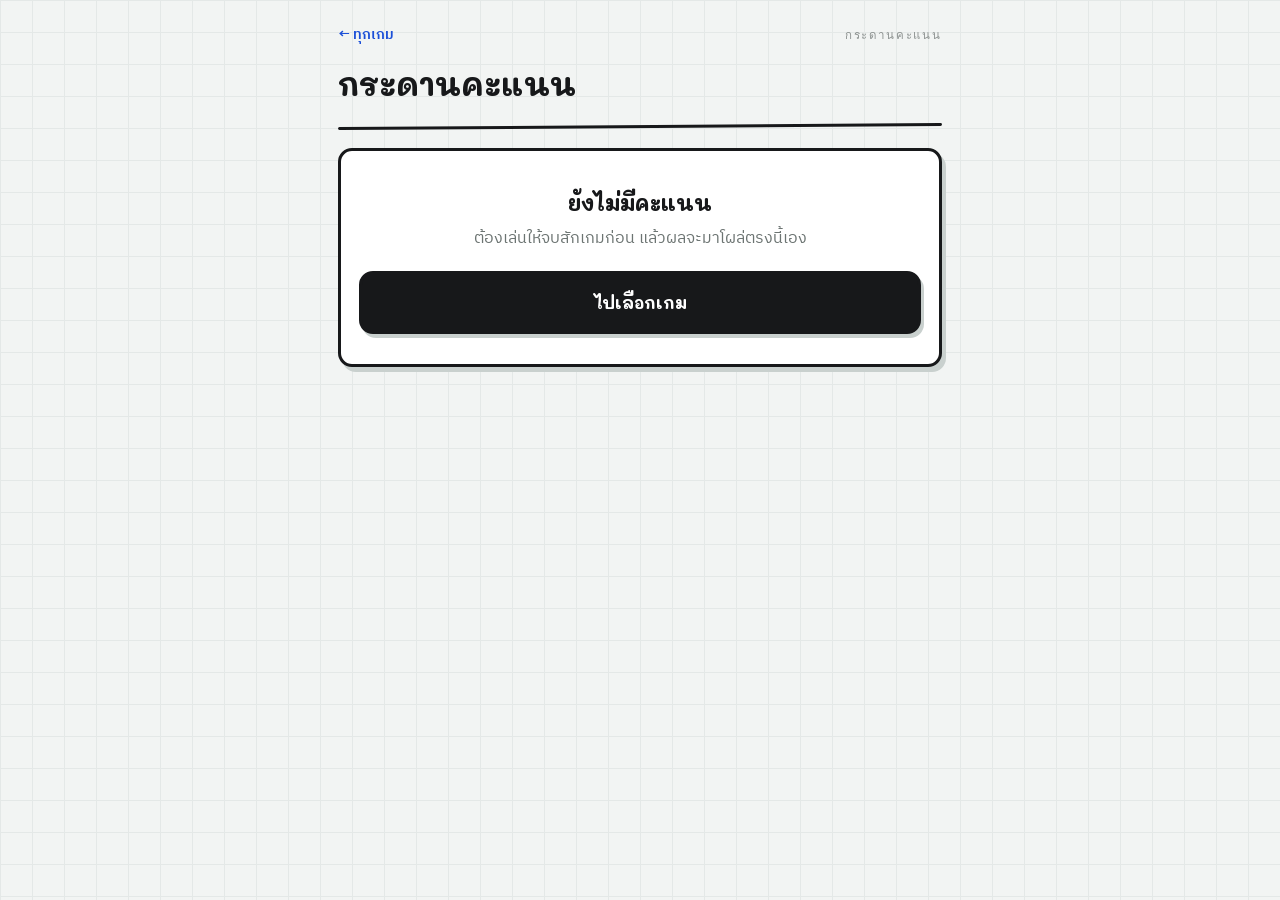
<file: scoreboard.html>
<!DOCTYPE html>
<html lang="th">
<head>
<meta charset="utf-8">
<meta name="viewport" content="width=device-width, initial-scale=1, viewport-fit=cover">
<title>กระดานคะแนน · ก๊วนบอร์ดเกม</title>
<link rel="stylesheet" href="assets/style.css">
<style>
  .topbar {
    display: flex; align-items: center; justify-content: space-between;
    gap: 12px; margin-bottom: 4px;
  }
  .back { font-size: .9rem; color: var(--ink-blue); text-decoration: none; font-weight: 600; }

  /* ---- ตารางอันดับ ---- */
  .board { width: 100%; border-collapse: collapse; margin-top: 4px; }
  .board th, .board td { padding: 11px 8px; text-align: right; }
  .board th:nth-child(1), .board td:nth-child(1),
  .board th:nth-child(2), .board td:nth-child(2) { text-align: left; }

  .board thead th {
    font-family: var(--font-mono);
    font-size: .72rem;
    letter-spacing: .08em;
    color: #6C7472;
    font-weight: 600;
    border-bottom: var(--stroke) solid var(--ink);
    white-space: nowrap;
  }
  .board tbody tr { border-bottom: 2px dashed var(--board-deep); }
  .board tbody td { font-family: var(--font-mono); font-size: 1.05rem; }
  .board tbody td.nm { font-family: var(--font-body); font-weight: 600; overflow-wrap: anywhere; }
  .board td.rk { font-family: var(--font-mono); color: #6C7472; width: 2.4em; }

  /* อันดับ 1 */
  .board tr.is-first { background: var(--ink-orange); }
  .board tr.is-first td { color: var(--ink); }
  .board tr.is-first td.rk { color: var(--ink); font-weight: 700; }

  .gone { font-size: .74rem; color: #6C7472; font-weight: 400; }

  /* ---- ประวัติ ---- */
  .hist { list-style: none; padding: 0; margin: 4px 0 0; }
  .hist li { padding: 12px 0; border-bottom: 2px dashed var(--board-deep); }
  .hist .row1 { display: flex; justify-content: space-between; gap: 10px; align-items: baseline; }
  .hist .when { font-family: var(--font-mono); font-size: .76rem; color: #6C7472; white-space: nowrap; }
  .hist .game { font-weight: 600; }
  .hist .row2 { margin-top: 5px; font-size: .92rem; }
  .hist .won { color: var(--ink-green); font-weight: 600; }
  .hist .pts { font-family: var(--font-mono); }
  .hist .none { color: var(--ink-red); }

  /* ---- ว่างเปล่า ---- */
  .empty { text-align: center; padding: 30px 18px; }
  .empty h2 { margin-bottom: 8px; }
  .empty p { color: #6C7472; margin: 0 0 20px; }

  .danger { margin-top: 26px; }
  .danger .btn--wipe { background: var(--paper); color: var(--ink-red); border-color: var(--ink-red); }
  .ask { border-color: var(--ink-red); background: #FFF3F2; }
  .ask p { margin: 0 0 14px; font-weight: 600; color: var(--ink-red); }
  .ask .two { display: flex; gap: 10px; }
</style>
</head>
<body>
<div class="wrap">

  <div class="topbar">
    <a class="back" href="index.html">← ทุกเกม</a>
    <span class="eyebrow">กระดานคะแนน</span>
  </div>

  <h1>กระดานคะแนน</h1>
  <div class="rule"></div>

  <!-- ยังไม่มีข้อมูล -->
  <section class="card empty" id="s-empty" style="display:none">
    <h2>ยังไม่มีคะแนน</h2>
    <p>ต้องเล่นให้จบสักเกมก่อน แล้วผลจะมาโผล่ตรงนี้เอง</p>
    <a class="btn" href="index.html" style="text-decoration:none">ไปเลือกเกม</a>
  </section>

  <!-- มีข้อมูล -->
  <section id="s-data" style="display:none">

    <div class="card">
      <h2>อันดับรวม</h2>
      <table class="board">
        <thead>
          <tr>
            <th scope="col"></th>
            <th scope="col">ชื่อ</th>
            <th scope="col">เล่นไป</th>
            <th scope="col">ชนะ</th>
            <th scope="col">แต้มรวม</th>
          </tr>
        </thead>
        <tbody id="board-body"></tbody>
      </table>
    </div>

    <div class="card" style="margin-top:22px">
      <h2>20 เกมล่าสุด</h2>
      <ul class="hist" id="hist"></ul>
    </div>

    <div class="danger" id="danger">
      <button class="btn btn--wipe" id="btn-wipe">ล้างประวัติทั้งหมด</button>
    </div>

  </section>

</div>

<script src="assets/players.js"></script>
<script>
(function () {
  "use strict";

  function $(id) { return document.getElementById(id); }

  var MONTHS = ["ม.ค.","ก.พ.","มี.ค.","เม.ย.","พ.ค.","มิ.ย.",
                "ก.ค.","ส.ค.","ก.ย.","ต.ค.","พ.ย.","ธ.ค."];

  /* วันที่แบบไทย เช่น 30 ส.ค. 14:05 */
  function when(ts) {
    var d = new Date(ts);
    if (isNaN(d.getTime())) return "";
    function two(n) { return (n < 10 ? "0" : "") + n; }
    return d.getDate() + " " + MONTHS[d.getMonth()] + " " +
           two(d.getHours()) + ":" + two(d.getMinutes());
  }

  function cell(row, text, cls) {
    var td = document.createElement("td");
    if (cls) td.className = cls;
    td.textContent = text;
    row.appendChild(td);
    return td;
  }

  /* ---------- ตารางอันดับ ---------- */

  function paintBoard(stats) {
    var body = $("board-body");
    body.innerHTML = "";

    for (var i = 0; i < stats.length; i++) {
      var s = stats[i];
      var tr = document.createElement("tr");

      /* อันดับ 1 เน้นสีส้ม เฉพาะตอนที่มีคนเคยชนะจริง */
      if (i === 0 && (s.wins > 0 || s.points > 0)) tr.className = "is-first";

      cell(tr, String(i + 1), "rk");

      var nm = cell(tr, s.name, "nm");
      /* คนที่ถูกลบออกจากทะเบียนแล้ว แต่ยังมีผลเก่าค้างอยู่ */
      if (s.id === null) {
        var tag = document.createElement("span");
        tag.className = "gone";
        tag.textContent = " (ลบชื่อแล้ว)";
        nm.appendChild(tag);
      }

      cell(tr, String(s.games));
      cell(tr, String(s.wins));
      cell(tr, String(s.points));

      body.appendChild(tr);
    }
  }

  /* ---------- ประวัติ ---------- */

  function paintHistory(list) {
    var ul = $("hist");
    ul.innerHTML = "";

    for (var i = 0; i < list.length; i++) {
      var rec = list[i];
      var li = document.createElement("li");

      var row1 = document.createElement("div");
      row1.className = "row1";
      var g = document.createElement("span");
      g.className = "game";
      g.textContent = rec.gameLabel || rec.game || "เกม";
      var w = document.createElement("span");
      w.className = "when";
      w.textContent = when(rec.playedAt);
      row1.appendChild(g);
      row1.appendChild(w);
      li.appendChild(row1);

      /* ใครชนะ ได้กี่แต้ม */
      var winners = [];
      var top = 0;
      var j;
      for (j = 0; j < rec.results.length; j++) {
        if (rec.results[j].won) {
          winners.push(rec.results[j].name);
          if (rec.results[j].score > top) top = rec.results[j].score;
        }
      }

      var row2 = document.createElement("div");
      row2.className = "row2";

      if (winners.length) {
        var who = document.createElement("span");
        who.className = "won";
        who.textContent = "ชนะ: " + winners.join(", ");
        row2.appendChild(who);

        var pts = document.createElement("span");
        pts.className = "pts";
        pts.textContent = "  ·  " + top + " แต้ม";
        row2.appendChild(pts);
      } else {
        var none = document.createElement("span");
        none.className = "none";
        /* ประวัติถูกบันทึกตอนจบเกมเท่านั้น เกมที่เลิกกลางคันจึงไม่มีทางโผล่มาตรงนี้
           ที่ไม่มีผู้ชนะแปลว่าเล่นครบแล้วแต่ไม่มีใครทำแต้มได้ ซึ่งคนละเรื่องกัน */
        none.textContent = "เล่นจบแล้ว แต่ไม่มีใครทำแต้มได้";
        row2.appendChild(none);
      }

      li.appendChild(row2);
      ul.appendChild(li);
    }
  }

  /* ---------- ล้างประวัติ ---------- */

  function wipeAsk() {
    var host = $("danger");
    host.innerHTML = "";

    var box = document.createElement("div");
    box.className = "card ask";

    var p = document.createElement("p");
    p.textContent = "ล้างประวัติทั้งหมดจริงไหม กู้คืนไม่ได้นะ";
    box.appendChild(p);

    var two = document.createElement("div");
    two.className = "two";

    var yes = document.createElement("button");
    yes.type = "button";
    yes.className = "btn btn--skip";
    yes.textContent = "ล้างเลย";
    yes.addEventListener("click", function () {
      Players.clearHistory();
      render();
    });

    var no = document.createElement("button");
    no.type = "button";
    no.className = "btn btn--ghost";
    no.textContent = "ไม่ล้าง";
    no.addEventListener("click", function () {
      resetDanger();
      $("btn-wipe").focus();
    });

    two.appendChild(yes);
    two.appendChild(no);
    box.appendChild(two);
    host.appendChild(box);
    yes.focus();
  }

  function resetDanger() {
    var host = $("danger");
    host.innerHTML = "";
    var b = document.createElement("button");
    b.type = "button";
    b.className = "btn btn--wipe";
    b.id = "btn-wipe";
    b.textContent = "ล้างประวัติทั้งหมด";
    b.addEventListener("click", wipeAsk);
    host.appendChild(b);
  }

  /* ---------- วาดหน้า ---------- */

  function render() {
    var hist = Players.history(20);
    var stats = Players.stats();

    /* ยังไม่เคยเล่นจบสักเกม ถึงจะมีชื่อในทะเบียนแล้วก็ตาม */
    var hasPlayed = false;
    for (var i = 0; i < stats.length; i++) {
      if (stats[i].games > 0) { hasPlayed = true; break; }
    }

    if (!hist.length && !hasPlayed) {
      $("s-empty").style.display = "block";
      $("s-data").style.display = "none";
      return;
    }

    $("s-empty").style.display = "none";
    $("s-data").style.display = "block";

    paintBoard(stats);
    paintHistory(hist);
    resetDanger();
  }

  render();
})();
</script>
</body>
</html>
</file>
<file: assets/style.css>
/* ===========================================================
   ก๊วนบอร์ดเกม — shared design tokens
   คอนเซปต์: ไวท์บอร์ดกับปากกาเมจิก
   =========================================================== */

@import url('https://fonts.googleapis.com/css2?family=Mali:wght@500;700&family=IBM+Plex+Sans+Thai:wght@400;500;600&family=IBM+Plex+Mono:wght@600&display=swap');

:root {
  /* สีปากกาเมจิก */
  --ink:        #17181A;
  --ink-blue:   #1B4FD8;
  --ink-red:    #E23B32;
  --ink-green:  #1E9E5A;
  --ink-orange: #F08A24;

  /* พื้นไวท์บอร์ด */
  --board:      #F2F4F3;
  --board-deep: #E4E8E7;
  --smudge:     #C9D0CE;
  --paper:      #FFFFFF;

  --stroke: 3px;
  --radius: 14px;

  --font-display: 'Mali', 'IBM Plex Sans Thai', sans-serif;
  --font-body:    'IBM Plex Sans Thai', system-ui, sans-serif;
  --font-mono:    'IBM Plex Mono', monospace;
}

* { box-sizing: border-box; -webkit-tap-highlight-color: transparent; }

html, body {
  margin: 0;
  padding: 0;
  min-height: 100%;
}

body {
  background-color: var(--board);
  background-image:
    linear-gradient(var(--board-deep) 1px, transparent 1px),
    linear-gradient(90deg, var(--board-deep) 1px, transparent 1px);
  background-size: 32px 32px;
  color: var(--ink);
  font-family: var(--font-body);
  font-size: 16px;
  line-height: 1.6;
}

.wrap {
  width: 100%;
  max-width: 640px;
  margin: 0 auto;
  padding: 24px 18px 48px;
}

/* ---------- ตัวอักษร ---------- */

/* หัวข้อไทยที่มีวรรณยุกต์ซ้อนกัน (ไม้โท+สระอำ เช่น u0e41u0e21u0e48u0e19u0e49u0e33)
   หมึกสูงกว่าที่กล่องบรรทัดจองไว้ถึง 0.28em เลยล้นขึ้นไปทับบรรทัดบน
   จึงต้องจองที่ด้วย padding ของตัวหัวข้อเอง จะได้ไม่ต้องไปไล่เพิ่มช่องว่างทีละจุด
   (line-height อย่างเดียวไม่พอ เพราะมันเพิ่มทั้งบนและล่าง ต้องดันถึง 2.0 ถึงจะพอ) */
h1, h2, h3 {
  font-family: var(--font-display); font-weight: 700; margin: 0;
  line-height: 1.35; padding-top: .34em;
}
h1 { font-size: 2rem; }
h2 { font-size: 1.35rem; }
h3 { font-size: 1.05rem; }

.eyebrow {
  font-family: var(--font-mono);
  font-size: .72rem;
  letter-spacing: .16em;
  text-transform: uppercase;
  color: var(--smudge);
  filter: brightness(.7);
}

.muted { color: #6C7472; }

/* ---------- เส้นขีดปากกา ---------- */

.rule {
  height: var(--stroke);
  background: var(--ink);
  border-radius: 99px;
  margin: 20px 0;
  transform: rotate(-.4deg);
}

/* ---------- การ์ด ---------- */

.card {
  background: var(--paper);
  border: var(--stroke) solid var(--ink);
  border-radius: var(--radius);
  padding: 18px;
  box-shadow: 4px 5px 0 var(--smudge);
}

/* ---------- ปุ่ม ---------- */

.btn {
  display: inline-flex;
  align-items: center;
  justify-content: center;
  gap: 8px;
  width: 100%;
  padding: 15px 18px;
  font-family: var(--font-display);
  font-weight: 700;
  font-size: 1.05rem;
  color: var(--paper);
  background: var(--ink);
  border: var(--stroke) solid var(--ink);
  border-radius: var(--radius);
  box-shadow: 3px 4px 0 var(--smudge);
  cursor: pointer;
  transition: transform .08s ease, box-shadow .08s ease;
}

.btn:active { transform: translate(3px, 4px); box-shadow: 0 0 0 var(--smudge); }
.btn:focus-visible { outline: var(--stroke) solid var(--ink-blue); outline-offset: 3px; }

.btn--ghost { background: var(--paper); color: var(--ink); }
.btn--good  { background: var(--ink-green); border-color: var(--ink-green); }
.btn--skip  { background: var(--paper); color: var(--ink-red); border-color: var(--ink-red); }
.btn--sm    { width: auto; padding: 9px 15px; font-size: .9rem; }

.btn[disabled] { opacity: .4; cursor: not-allowed; }

/* ---------- ชิปตัวเลือก ---------- */

.chips { display: flex; flex-wrap: wrap; gap: 9px; }

.chip {
  padding: 9px 15px;
  font-family: var(--font-body);
  font-weight: 600;
  font-size: .92rem;
  background: var(--paper);
  color: var(--ink);
  border: var(--stroke) solid var(--ink);
  border-radius: 99px;
  cursor: pointer;
  user-select: none;
}

.chip[aria-pressed="true"] { background: var(--ink); color: var(--paper); }
.chip:focus-visible { outline: var(--stroke) solid var(--ink-blue); outline-offset: 3px; }

/* ---------- ฟอร์ม ---------- */

.field { margin-bottom: 22px; }
.field > label { display: block; font-weight: 600; margin-bottom: 9px; }

.stack > * + * { margin-top: 12px; }

@media (prefers-reduced-motion: reduce) {
  * { animation: none !important; transition: none !important; }
}

/* ซ่อนจากสายตาแต่ยังให้โปรแกรมอ่านหน้าจออ่านได้ */
.sr-only {
  position: absolute;
  width: 1px; height: 1px;
  margin: -1px; padding: 0;
  overflow: hidden;
  clip: rect(0 0 0 0);
  white-space: nowrap;
  border: 0;
}

/* ---------- การ์ดอุปกรณ์ที่ต้องเตรียม ---------- */

.kit {
  background: var(--paper);
  border: var(--stroke) solid var(--ink);
  border-radius: var(--radius);
  box-shadow: 4px 5px 0 var(--smudge);
  margin: 22px 0;
}

.kit > summary {
  display: flex;
  align-items: center;
  justify-content: space-between;
  gap: 10px;
  padding: 15px 18px;
  font-family: var(--font-display);
  font-weight: 700;
  font-size: 1.1rem;
  cursor: pointer;
  list-style: none;
}

/* ซ่อนสามเหลี่ยมเริ่มต้นของเบราว์เซอร์ ใช้ไอคอนของเราเอง */
.kit > summary::-webkit-details-marker { display: none; }
.kit > summary::marker { content: ""; }

.kit > summary:focus-visible {
  outline: var(--stroke) solid var(--ink-blue);
  outline-offset: 3px;
  border-radius: var(--radius);
}

/* ไอคอนบวก/ลบ ทำด้วย CSS ล้วน */
.kit > summary::after {
  content: "+";
  flex: 0 0 auto;
  width: 26px;
  height: 26px;
  display: inline-flex;
  align-items: center;
  justify-content: center;
  font-family: var(--font-mono);
  font-size: 1.15rem;
  line-height: 1;
  border: 2px solid var(--ink);
  border-radius: 99px;
}
.kit[open] > summary::after { content: "−"; }

.kit__list { list-style: none; margin: 0; padding: 0 18px; }

.kit__list li {
  display: flex;
  justify-content: space-between;
  align-items: baseline;
  gap: 12px;
  padding: 10px 0;
  border-top: 2px dashed var(--board-deep);
}

/* ชื่อของยาวได้ ตัดบรรทัดเอา แต่จำนวนห้ามหลุดบรรทัด */
.kit__list .thing { overflow-wrap: anywhere; }
.kit__list .qty {
  flex: 0 0 auto;
  font-family: var(--font-mono);
  font-size: .9rem;
  white-space: nowrap;
}

/* ของที่ต้องมีคนละอัน เน้นให้สะดุดตา เพราะเป็นจุดที่คนพลาดบ่อยสุด */
.kit__list .qty--each { color: var(--ink-red); font-weight: 600; }

.kit__note { padding: 14px 18px 0; }
.kit__note p { margin: 0 0 10px; font-size: .88rem; color: #6C7472; }

.kit__foot { padding: 2px 18px 16px; margin: 0; font-size: .82rem; }
</file>
<file: games/poker/cards.css>
/* ===========================================================
   หน้าตาไพ่ — วาดด้วย CSS ล้วน ไม่ใช้รูปภาพ
   ใช้คู่กับ cards.js ที่สร้างโครง DOM ให้
   =========================================================== */

.pc {
  position: relative;
  flex: 0 0 auto;
  aspect-ratio: 5 / 7;
  background: linear-gradient(#ffffff, #f4f1e8);
  border-radius: 6%/4.3%;
  box-shadow: 0 2px 6px rgba(0,0,0,.4), inset 0 0 0 1px rgba(0,0,0,.12);
  color: #16181a;
  overflow: hidden;
  font-family: "IBM Plex Sans Thai", system-ui, sans-serif;
}

/* ---- ขนาด ---- */
.pc--sm { width: 24px; border-radius: 3px; }
.pc--md { width: 46px; }
.pc--lg { width: 78px; }

@media (min-width: 480px) {
  .pc--md { width: 54px; }
  .pc--lg { width: 92px; }
}

/* ---------- สี ----------
   สำรับ 4 สี: โพดำ=ดำ · โพแดง=แดง · ข้าวหลามตัด=น้ำเงิน · ดอกจิก=เขียว
   ของเดิมใช้สองสีตามไพ่จริง ซึ่งทำให้ ♠ กับ ♣ แยกกันไม่ออกตอนไพ่เล็ก
   และ ♥ กับ ♦ ก็เหมือนกัน — เป็นเรื่องที่คนสายตาไม่ดีเจอหนักสุด
   ถ้าอยากได้แบบไพ่จริงสองสี ลบสามบรรทัดล่างนี้ทิ้งได้เลย */
.pc--red { color: #d8232a; }
.pc--d { color: #1668c9; }
.pc--c { color: #12813f; }
.pc--s { color: #16181a; }

/* ---- มุมไพ่ ---- */
.pc__corner {
  position: absolute;
  display: flex; flex-direction: column; align-items: center;
  line-height: .95;
  font-weight: 700;
}
.pc__corner--tl { left: 6%; top: 3.5%; }
.pc__corner--br { right: 6%; bottom: 3.5%; transform: rotate(180deg); }

/* ดอกต้องใหญ่ใกล้เคียงเลข ไม่ใช่เล็กกว่าครึ่งหนึ่ง
   บนไพ่ใบเล็กและใบกลาง ดอกคือสิ่งที่อ่านยากที่สุด */
.pc__cr { font-size: 1.55em; letter-spacing: -.05em; }
/* ดอกใหญ่กว่าเลขเล็กน้อย — บนไพ่ใบเล็กมันคือตัวที่อ่านยากที่สุด
   ไม่ใช่เลข ซึ่งรูปทรงต่างกันชัดอยู่แล้ว */
.pc__cs { font-size: 1.75em; margin-top: -.2em; }

/* ไพ่ 10: เลขมุมย่อลงกับขยับชิดขอบ จะได้ไม่กินพื้นที่ดอก */
.pc--wide .pc__cr { font-size: 1.05em; letter-spacing: -.12em; }
.pc--wide .pc__cs { font-size: .92em; }
.pc--wide .pc__corner--tl { left: 2.5%; top: 3%; }
.pc--wide .pc__corner--br { right: 2.5%; bottom: 3%; }
/* ดอกของไพ่ 10 เล็กลงนิด เพราะมี 10 ดอกในใบเดียว */
.pc--wide .pc__pip { font-size: 1.02em; }

/* ไพ่ใบเล็กโชว์แค่มุมบนซ้าย พื้นที่ไม่พอ */
.pc--sm { font-size: 5.5px; }
.pc--md { font-size: 9.4px; }
.pc--lg { font-size: 14px; }
@media (min-width: 480px) {
  .pc--md { font-size: 10.4px; }
  .pc--lg { font-size: 16px; }
}
.pc--sm .pc__corner--br { display: none; }
.pc--sm .pc__face { display: none; }
.pc--sm .pc__letter { display: none; }
.pc--sm .pc__corner--tl { left: 50%; top: 50%; transform: translate(-50%, -50%); }
/* ⚠️ ไพ่ใบเล็กเหลือแค่ "แต้ม+ดอก" กลางใบ ดอกจึงต้องใหญ่กว่าสัดส่วนปกติ
   สัดส่วนของไพ่จริง (ดอก 1.2em) ทำให้ดอกเล็กจนแยกไม่ออกว่า โพดำหรือดอกจิก
   โดยเฉพาะคนสายตาไม่ดี ซึ่งเป็นคนที่ต้องอ่านออกที่สุด */
.pc--sm .pc__cs { font-size: 2em; margin-top: -.1em; line-height: .85; }
.pc--sm .pc__cr { font-size: 1.5em; }

/* ---- หน้าไพ่ ----
   พิกัดดอกอิงทั้งใบ จึงกินพื้นที่เต็ม แล้วเว้นมุมไว้ให้เลขแทน */
.pc__face { position: absolute; inset: 0; }

.pc__pip {
  position: absolute;
  transform: translate(-50%, -50%);
  font-size: 1.15em;      /* ~18% ของความกว้างไพ่ เท่าไพ่จริง */
  line-height: 1;
}
.pc__pip.is-flip { transform: translate(-50%, -50%) rotate(180deg); }

/* ไพ่คน J Q K */
/* ไพ่คน: ตัวอักษรกลางใบ ไม่ให้ชนเลขมุม */
.pc__letter {
  position: absolute; left: 50%; top: 46%;
  transform: translate(-50%, -50%);
  font-size: 2.9em; font-weight: 700; line-height: 1;
  letter-spacing: -.04em;
}
.pc__letter-suit {
  position: absolute; left: 50%; top: 72%;
  transform: translateX(-50%);
  font-size: 1.5em; line-height: 1; opacity: .9;
}

/* ---- ไพ่คว่ำ: ลายมังกรจีน ----
   ตัวลายอยู่ใน cards.js (วาดเป็น SVG แล้วใส่เป็น background-image ตอนโหลด)
   ที่นี่มีแค่สีพื้นกับเงา เผื่อกรณีรูปยังไม่ถูกใส่ ไพ่จะได้ไม่กลายเป็นแผ่นขาว */
.pc--back {
  background-color: #180a0c;
  box-shadow: 0 2px 6px rgba(0,0,0,.45), inset 0 0 0 1px rgba(212,166,86,.35);
}
/* ⚠️ ห้ามวาดลายทับตรงนี้อีก ลายจริงเป็นภาพพื้นหลังเต็มใบแล้ว
   ของเดิมเป็นกรอบขาวกับจุดกลม ซึ่งจะไปนอนทับหัวมังกรพอดี
   ปล่อยว่างไว้ แต่ยังคงตัวโหนดไว้เพราะ cards.js สร้างมันเสมอ */
.pc--back .pc__pattern { display: none; }

/* ---- ช่องว่างรอไพ่ ---- */
.pc--slot {
  background: rgba(255,255,255,.05);
  border: 1px dashed rgba(255,255,255,.22);
  box-shadow: none;
}
</file>
